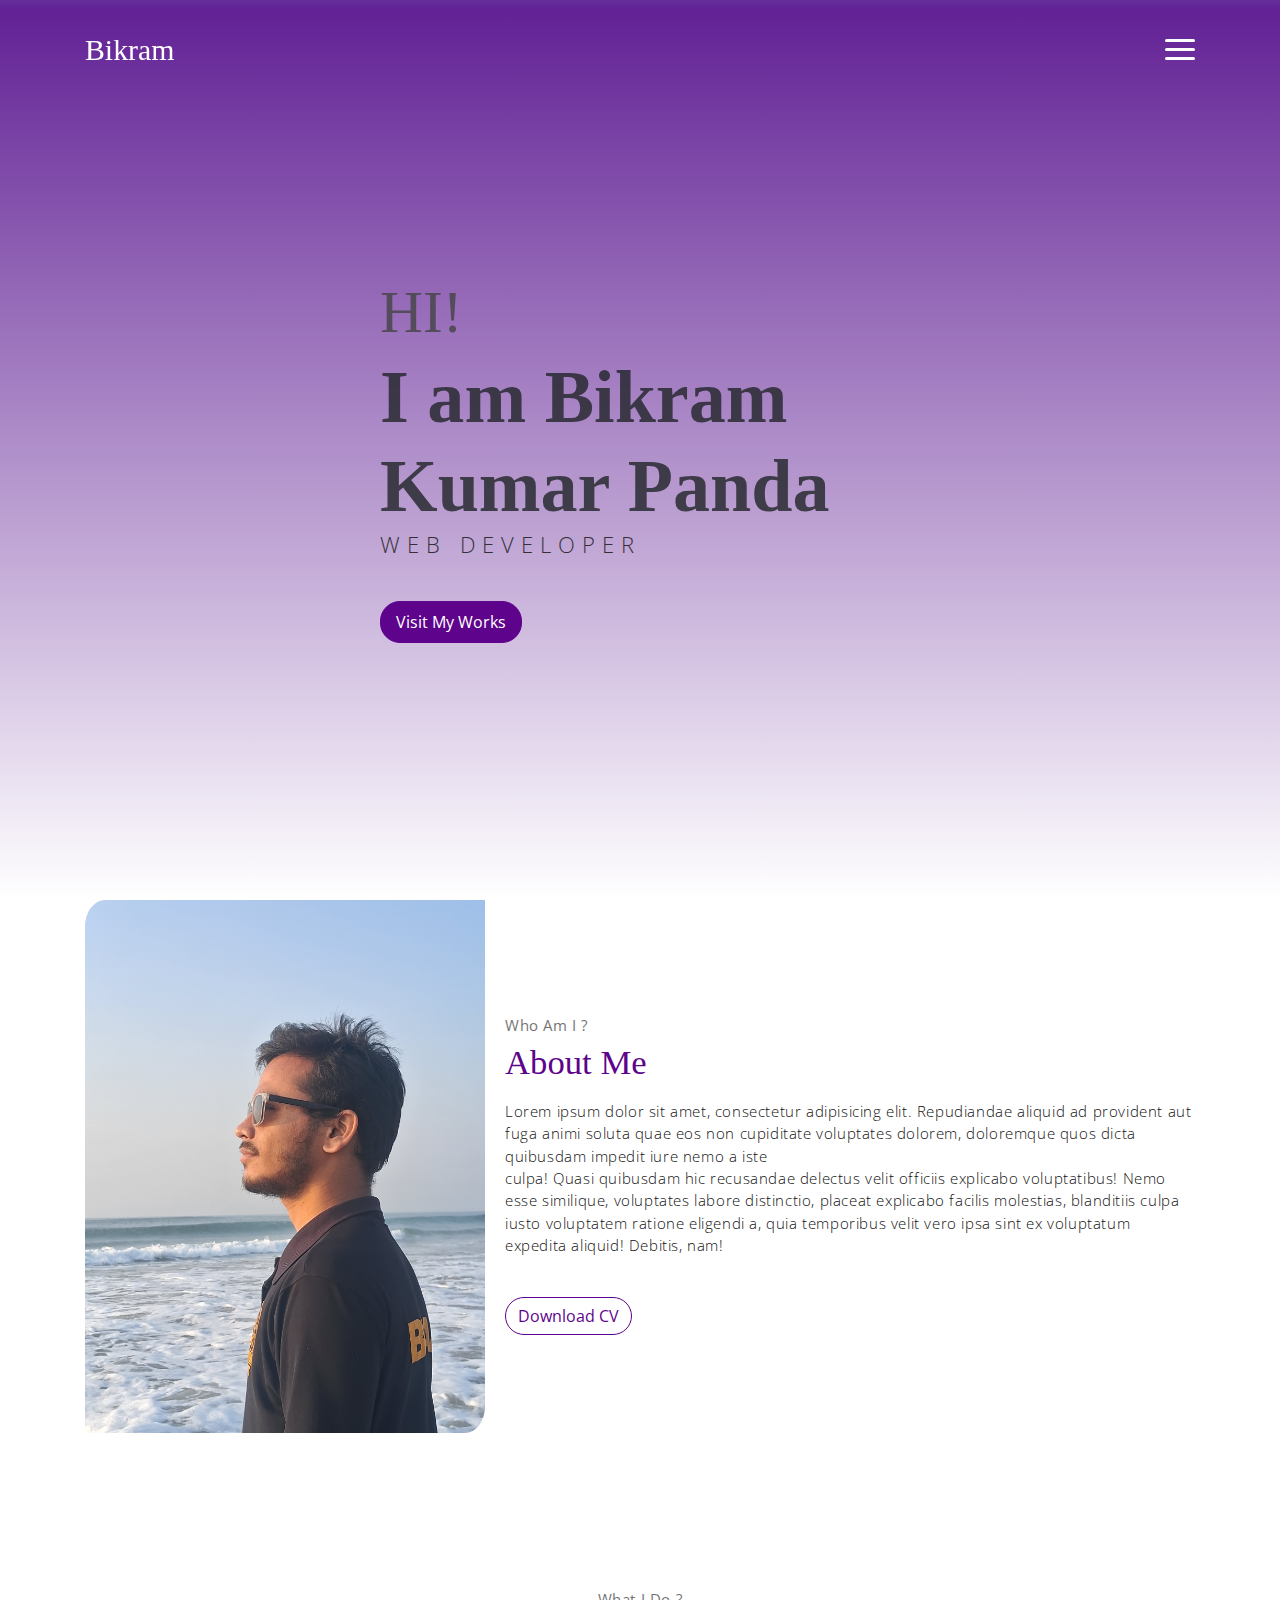
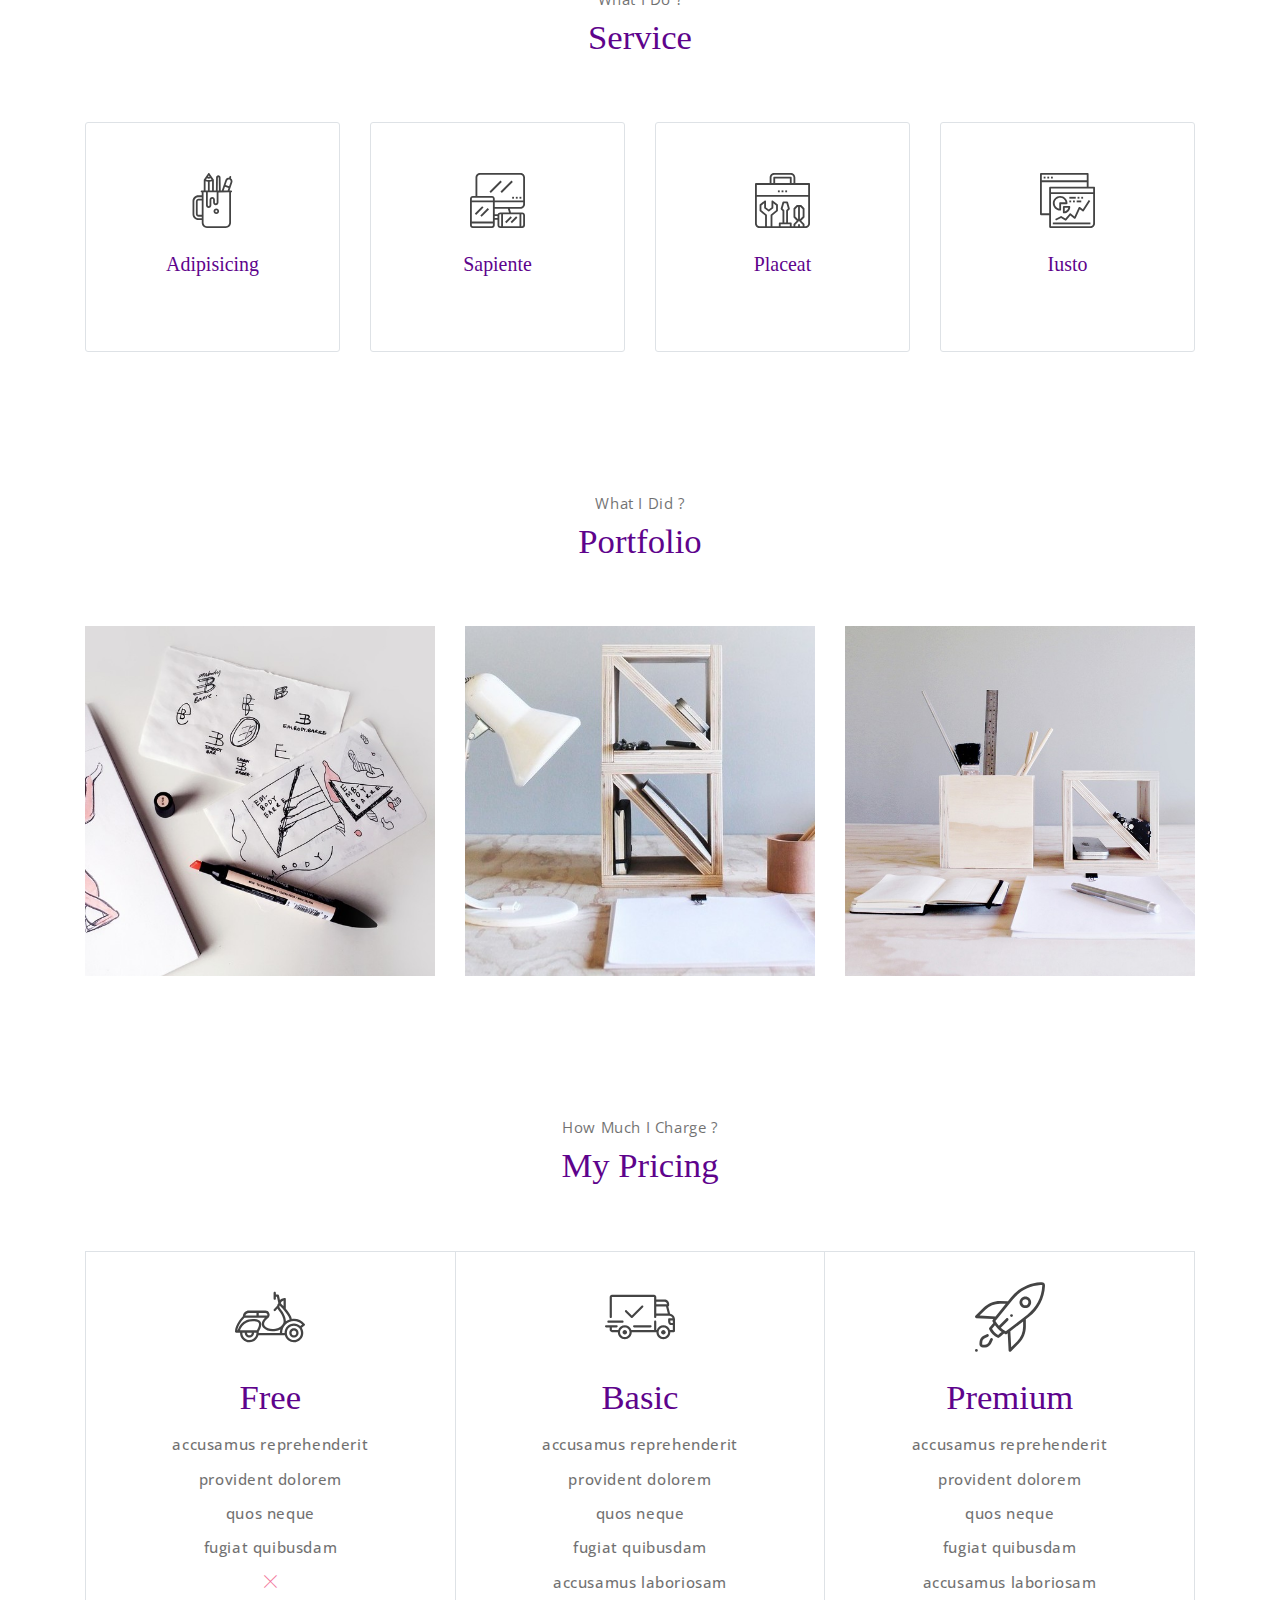
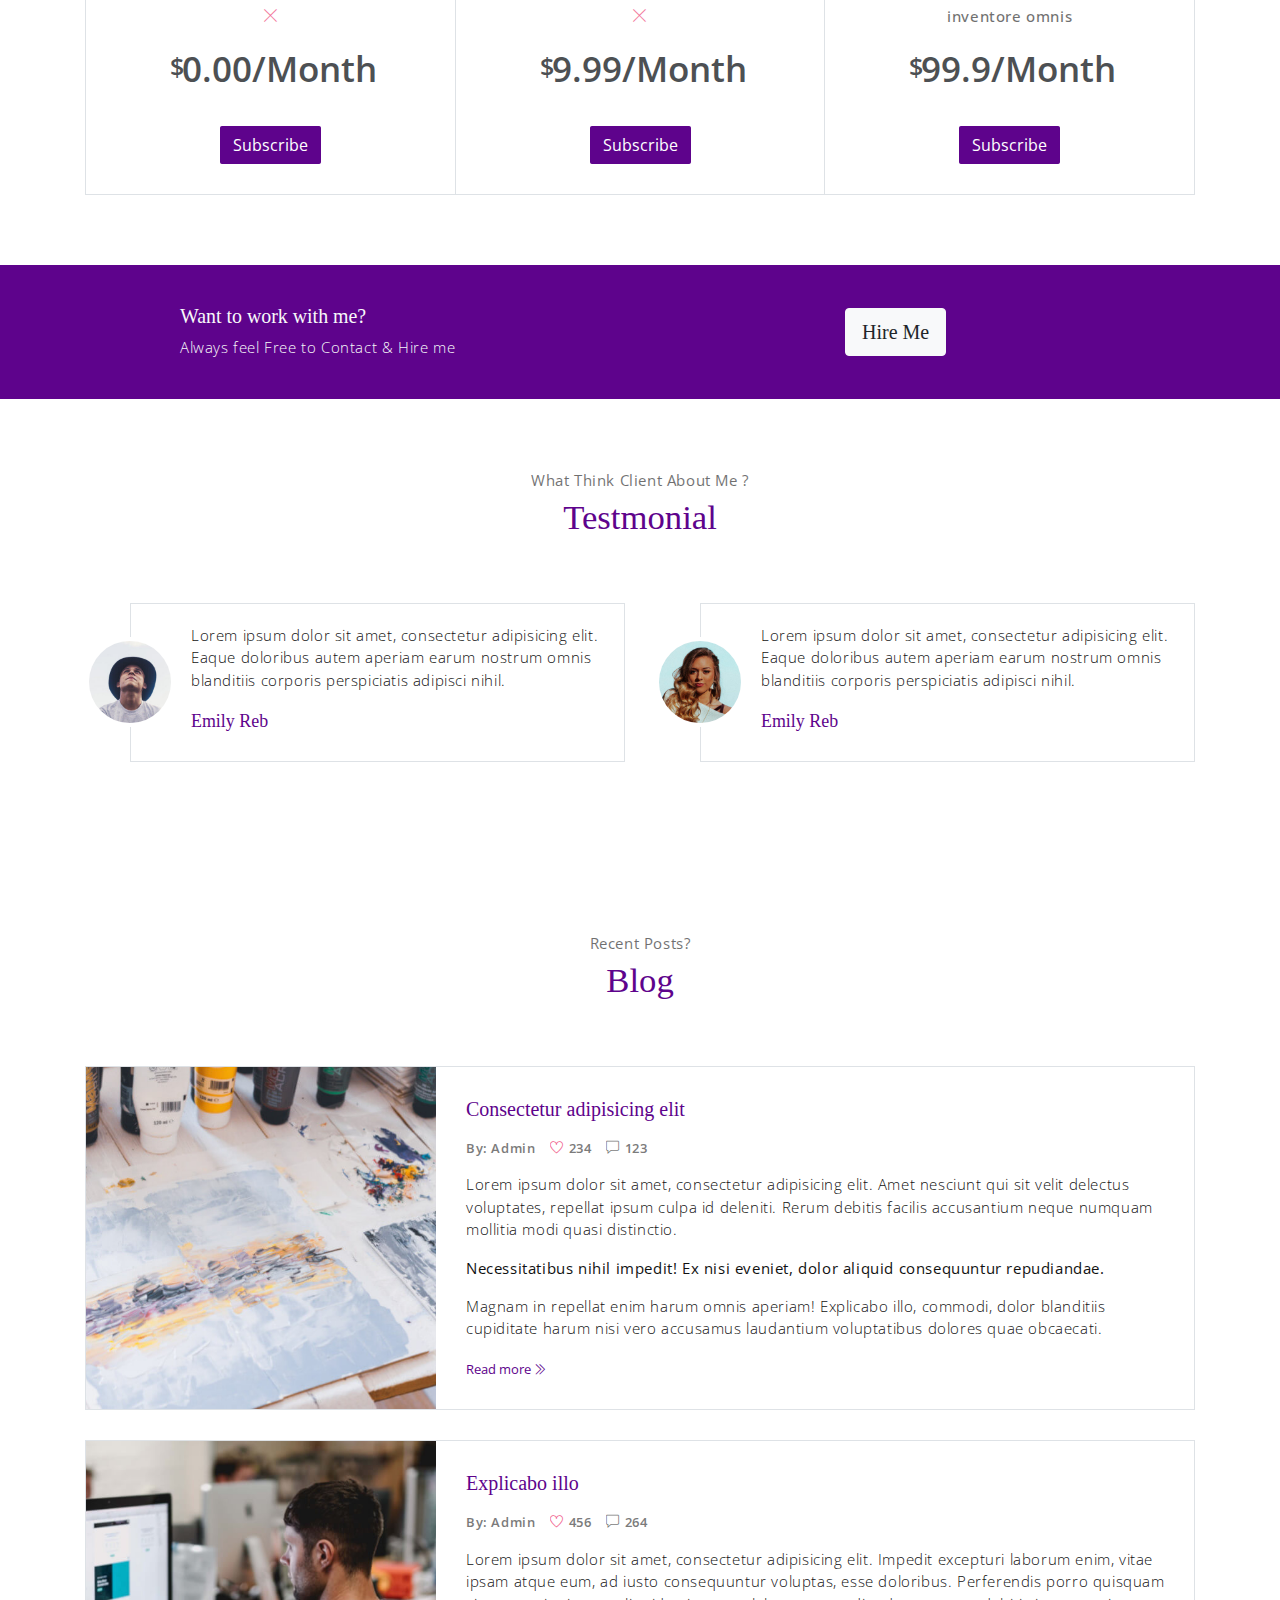
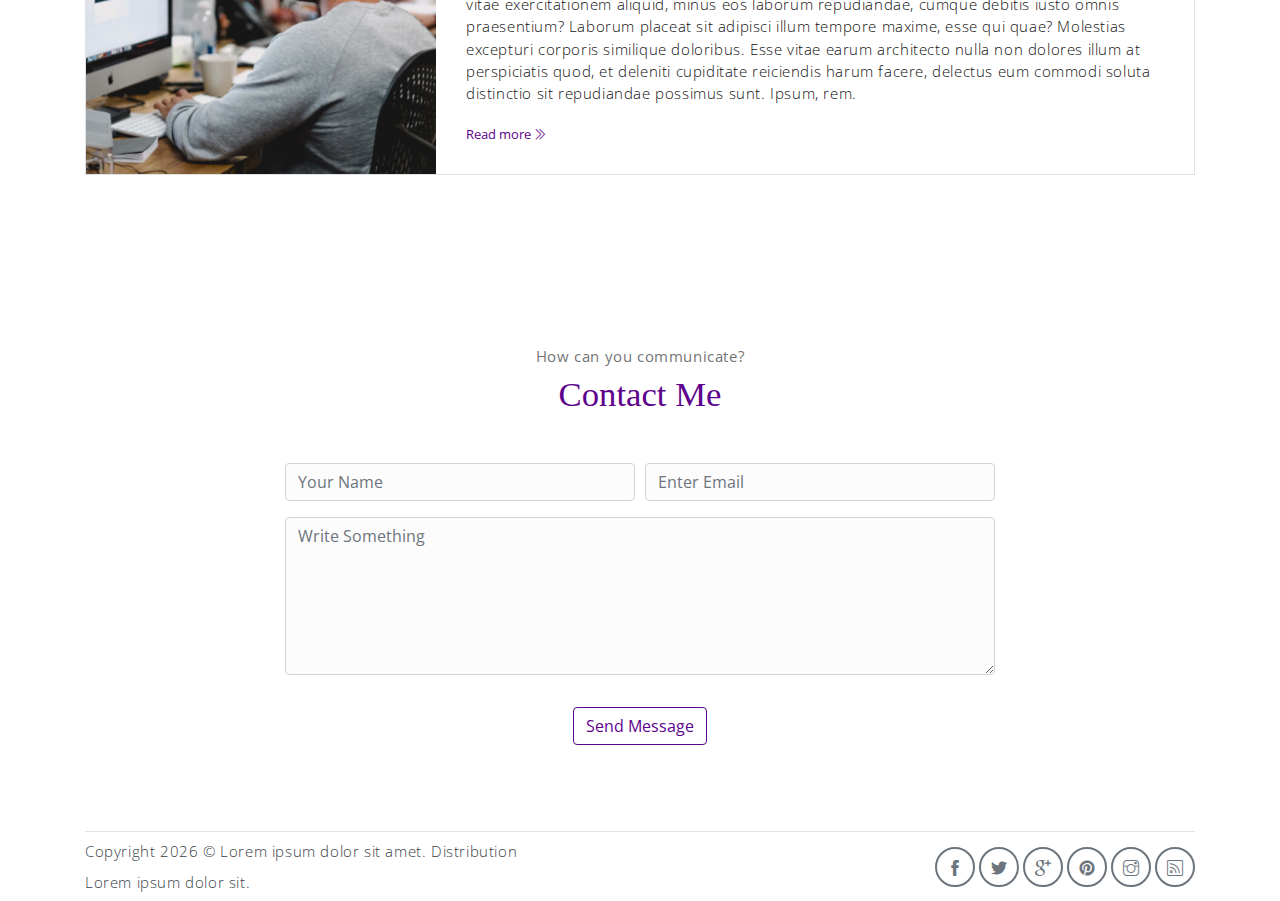
<file: index.html>
<!DOCTYPE html>
<html lang="en">

<head>
    <meta charset="utf-8">
    <meta name="viewport" content="width=device-width, initial-scale=1, shrink-to-fit=no">
    <meta name="description" content="Portfolio of Bikram.">
    <meta name="author" content="Portfolio of Bikram.">
    <title>Portfolio</title>
    <!-- font icons -->
    <link rel="stylesheet" href="assets/vendors/themify-icons/css/themify-icons.css">

    <link rel="stylesheet" href="assets/css/style.css">
</head>

<body data-spy="scroll" data-target=".navbar" data-offset="40" id="home">

    <!-- Page Navbar -->
    <nav class="custom-navbar" data-spy="affix" data-offset-top="20">
        <div class="container">
            <a class="logo" href="#">Bikram</a>
            <ul class="nav">
                <li class="item">
                    <a class="link" href="#home">Home</a>
                </li>
                <li class="item">
                    <a class="link" href="#about">About</a>
                </li>
                <li class="item">
                    <a class="link" href="#portfolio">Portfolio</a>
                </li>
                <li class="item">
                    <a class="link" href="#testmonial">Testmonial</a>
                </li>
                <li class="item">
                    <a class="link" href="#blog">Blog</a>
                </li>
                <li class="item">
                    <a class="link" href="#contact">Contact</a>
                </li>
                <li class="item ml-md-3">
                    <a href="components.html" class="btn btn-primary">Components</a>
                </li>
            </ul>
            <a href="javascript:void(0)" id="nav-toggle" class="hamburger hamburger--elastic">
                <div class="hamburger-box">
                    <div class="hamburger-inner"></div>
                </div>
            </a>
        </div>
    </nav><!-- End of Page Navbar -->

    <!-- page header -->
    <header id="home" class="header">
        <div class="overlay"></div>
        <div class="header-content container">
            <h1 class="header-title">
                <span class="up">HI!</span>
                <span class="down">I am Bikram Kumar Panda</span>
            </h1>
            <p class="header-subtitle">WEB DEVELOPER</p>

            <button class="btn btn-primary">Visit My Works</button>
        </div>
    </header><!-- end of page header -->

    <!-- about section -->
    <section class="section pt-0" id="about">
        <!-- container -->
        <div class="container text-center">
            <!-- about wrapper -->
            <div class="about">
                <div class="about-img-holder">
                    <img src="assets/imgs/image.jpg" class="about-img"
                        alt="">
                </div>
                <div class="about-caption">
                    <p class="section-subtitle">Who Am I ?</p>
                    <h2 class="section-title mb-3">About Me</h2>
                    <p>
                        Lorem ipsum dolor sit amet, consectetur adipisicing elit. Repudiandae aliquid ad provident aut
                        fuga animi soluta quae eos non cupiditate voluptates dolorem, doloremque quos dicta quibusdam
                        impedit iure nemo a iste
                        <br>culpa! Quasi quibusdam hic recusandae delectus velit officiis explicabo voluptatibus! Nemo
                        esse similique, voluptates labore distinctio, placeat explicabo facilis molestias, blanditiis
                        culpa iusto voluptatem ratione eligendi a, quia temporibus velit vero ipsa sint ex voluptatum
                        expedita aliquid! Debitis, nam!
                    </p>
                    <button class="btn-rounded btn btn-outline-primary mt-4">Download CV</button>
                </div>
            </div><!-- end of about wrapper -->
        </div><!-- end of container -->
    </section> <!-- end of about section -->

    <!-- service section -->
    <section class="section" id="service">
        <div class="container text-center">
            <p class="section-subtitle">What I Do ?</p>
            <h6 class="section-title mb-6">Service</h6>
            <!-- row -->
            <div class="row">
                <div class="col-md-6 col-lg-3">
                    <div class="service-card">
                        <div class="body">
                            <img src="assets/imgs/pencil-case.svg"
                                alt=""
                                class="icon">
                            <h6 class="title">Adipisicing</h6>
                            <p class="subtitle">Labore velit culpa adipisci excepturi consequuntur itaque in nam
                                molestias dolorem iste quod.</p>
                        </div>
                    </div>
                </div>
                <div class="col-md-6 col-lg-3">
                    <div class="service-card">
                        <div class="body">
                            <img src="assets/imgs/responsive.svg"
                                alt=""
                                class="icon">
                            <h6 class="title">Sapiente</h6>
                            <p class="subtitle">Labore velit culpa adipisci excepturi consequuntur itaque in nam
                                molestias dolorem iste quod.</p>
                        </div>
                    </div>
                </div>
                <div class="col-md-6 col-lg-3">
                    <div class="service-card">
                        <div class="body">
                            <img src="assets/imgs/toolbox.svg"
                                alt=""
                                class="icon">
                            <h6 class="title">Placeat</h6>
                            <p class="subtitle">Labore velit culpa adipisci excepturi consequuntur itaque in nam
                                molestias dolorem iste quod.</p>
                        </div>
                    </div>
                </div>
                <div class="col-md-6 col-lg-3">
                    <div class="service-card">
                        <div class="body">
                            <img src="assets/imgs/analytics.svg"
                                alt=" "
                                class="icon">
                            <h6 class="title">Iusto</h6>
                            <p class="subtitle">Labore velit culpa adipisci excepturi consequuntur itaque in nam
                                molestias dolorem iste quod.</p>
                        </div>
                    </div>
                </div>
            </div><!-- end of row -->
        </div>
    </section><!-- end of service section -->

    <!-- portfolio section -->
    <section class="section" id="portfolio">
        <div class="container text-center">
            <p class="section-subtitle">What I Did ?</p>
            <h6 class="section-title mb-6">Portfolio</h6>
            <!-- row -->
            <div class="row">
                <div class="col-md-4">
                    <a href="#" class="portfolio-card">
                        <img src="assets/imgs/folio-1.jpg" class="portfolio-card-img"
                            alt="">
                        <span class="portfolio-card-overlay">
                            <span class="portfolio-card-caption">
                                <h4>Web Designing</h5>
                                    <p class="font-weight-normal">Category: Web Templates</p>
                            </span>
                        </span>
                    </a>
                </div>
                <div class="col-md-4">
                    <a href="#" class="portfolio-card">
                        <img class="portfolio-card-img" src="assets/imgs/folio-2.jpg" class="img-responsive rounded"
                            alt="Download free bootstrap 4 landing page, free boootstrap 4 templates, Download free bootstrap 4.1 landing page, free boootstrap 4.1.1 templates, meyawo Landing page">
                        <span class="portfolio-card-overlay">
                            <span class="portfolio-card-caption">
                                <h4>Web Designing</h5>
                                    <p class="font-weight-normal">Category: Web Templates</p>
                            </span>
                        </span>
                    </a>
                </div>
                <div class="col-md-4">
                    <a href="#" class="portfolio-card">
                        <img class="portfolio-card-img" src="assets/imgs/folio-3.jpg" class="img-responsive rounded"
                            alt="Download free bootstrap 4 landing page, free boootstrap 4 templates, Download free bootstrap 4.1 landing page, free boootstrap 4.1.1 templates, meyawo Landing page">
                        <span class="portfolio-card-overlay">
                            <span class="portfolio-card-caption">
                                <h4>Web Designing</h5>
                                    <p class="font-weight-normal">Category: Web Templates</p>
                            </span>
                        </span>
                    </a>
                </div>
            </div><!-- end of row -->
        </div><!-- end of container -->
    </section> <!-- end of portfolio section -->

    <!-- pricing section -->
    <section class="section" id="pricing">
        <div class="container text-center">
            <p class="section-subtitle">How Much I Charge ?</p>
            <h6 class="section-title mb-6">My Pricing</h6>
            <!-- row -->
            <div class="pricing-wrapper">
                <div class="pricing-card">
                    <div class="pricing-card-header">
                        <img class="pricing-card-icon" src="assets/imgs/scooter.svg"
                            alt="Download free bootstrap 4 landing page, free boootstrap 4 templates, Download free bootstrap 4.1 landing page, free boootstrap 4.1.1 templates, meyawo Landing page">
                    </div>
                    <div class="pricing-card-body">
                        <h6 class="pricing-card-title">Free</h6>
                        <div class="pricing-card-list">
                            <p>accusamus reprehenderit</p>
                            <p>provident dolorem </p>
                            <p>quos neque</p>
                            <p>fugiat quibusdam</p>
                            <p><i class="ti-close"></i></p>
                            <p><i class="ti-close"></i></p>
                        </div>
                    </div>
                    <div class="pricing-card-footer">
                        <span>$</span>
                        <span>0.00/Month</span>
                    </div>
                    <a href="#" class="btn btn-primary mt-3 pricing-card-btn">Subscribe</a>
                </div>
                <div class="pricing-card">
                    <div class="pricing-card-header">
                        <img class="pricing-card-icon" src="assets/imgs/shipped.svg"
                            alt="Download free bootstrap 4 landing page, free boootstrap 4 templates, Download free bootstrap 4.1 landing page, free boootstrap 4.1.1 templates, meyawo Landing page">
                    </div>
                    <div class="pricing-card-body">
                        <h6 class="pricing-card-title">Basic</h6>
                        <div class="pricing-card-list">
                            <p>accusamus reprehenderit</p>
                            <p>provident dolorem </p>
                            <p>quos neque</p>
                            <p>fugiat quibusdam</p>
                            <p>accusamus laboriosam</p>
                            <p><i class="ti-close"></i></p>
                        </div>
                    </div>
                    <div class="pricing-card-footer">
                        <span>$</span>
                        <span>9.99/Month</span>
                    </div>
                    <a href="#" class="btn btn-primary mt-3 pricing-card-btn">Subscribe</a>
                </div>
                <div class="pricing-card">
                    <div class="pricing-card-header">
                        <img class="pricing-card-icon" src="assets/imgs/startup.svg"
                            alt="Download free bootstrap 4 landing page, free boootstrap 4 templates, Download free bootstrap 4.1 landing page, free boootstrap 4.1.1 templates, meyawo Landing page">
                    </div>
                    <div class="pricing-card-body">
                        <h6 class="pricing-card-title">Premium</h6>
                        <div class="pricing-card-list">
                            <p>accusamus reprehenderit</p>
                            <p>provident dolorem </p>
                            <p>quos neque</p>
                            <p>fugiat quibusdam</p>
                            <p>accusamus laboriosam</p>
                            <p>inventore omnis</p>
                        </div>
                    </div>
                    <div class="pricing-card-footer">
                        <span>$</span>
                        <span>99.9/Month</span>
                    </div>
                    <a href="#" class="btn btn-primary mt-3 pricing-card-btn">Subscribe</a>
                </div>

            </div><!-- end of pricing wrapper -->
        </div> <!-- end of container -->
    </section><!-- end of pricing section -->

    <!-- section -->
    <section class="section-sm bg-primary">
        <!-- container -->
        <div class="container text-center text-sm-left">
            <!-- row -->
            <div class="row align-items-center">
                <div class="col-sm offset-md-1 mb-4 mb-md-0">
                    <h6 class="title text-light">Want to work with me?</h6>
                    <p class="m-0 text-light">Always feel Free to Contact & Hire me</p>
                </div>
                <div class="col-sm offset-sm-2 offset-md-3">
                    <button class="btn btn-lg my-font btn-light rounded">Hire Me</button>
                </div>
            </div> <!-- end of row -->
        </div> <!-- end of container -->
    </section> <!-- end of section -->

    <!-- testimonial section -->
    <section class="section" id="testmonial">
        <div class="container text-center">
            <p class="section-subtitle">What Think Client About Me ?</p>
            <h6 class="section-title mb-6">Testmonial</h6>

            <!-- row -->
            <div class="row">
                <div class="col-md-6">
                    <div class="testimonial-card">
                        <div class="testimonial-card-img-holder">
                            <img src="assets/imgs/avatar2.jpg" class="testimonial-card-img"
                                alt="Download free bootstrap 4 landing page, free boootstrap 4 templates, Download free bootstrap 4.1 landing page, free boootstrap 4.1.1 templates, meyawo Landing page">
                        </div>
                        <div class="testimonial-card-body">
                            <p class="testimonial-card-subtitle">Lorem ipsum dolor sit amet, consectetur adipisicing
                                elit. Eaque doloribus autem aperiam earum nostrum omnis blanditiis corporis perspiciatis
                                adipisci nihil.</p>
                            <h6 class="testimonial-card-title">Emily Reb</h6>
                        </div>
                    </div>
                </div>
                <div class="col-md-6">
                    <div class="testimonial-card">
                        <div class="testimonial-card-img-holder">
                            <img src="assets/imgs/avatar3.jpg" class="testimonial-card-img"
                                alt="Download free bootstrap 4 landing page, free boootstrap 4 templates, Download free bootstrap 4.1 landing page, free boootstrap 4.1.1 templates, meyawo Landing page">
                        </div>
                        <div class="testimonial-card-body">
                            <p class="testimonial-card-subtitle">Lorem ipsum dolor sit amet, consectetur adipisicing
                                elit. Eaque doloribus autem aperiam earum nostrum omnis blanditiis corporis perspiciatis
                                adipisci nihil.</p>
                            <h6 class="testimonial-card-title">Emily Reb</h6>
                        </div>
                    </div>
                </div>
            </div>
        </div> <!-- end of container -->
    </section> <!-- end of testimonial section -->

    <!-- blog section -->
    <section class="section" id="blog">
        <!-- container -->
        <div class="container text-center">
            <p class="section-subtitle">Recent Posts?</p>
            <h6 class="section-title mb-6">Blog</h6>
            <!-- blog-wrapper -->
            <div class="blog-card">
                <div class="blog-card-header">
                    <img src="assets/imgs/img-1.jpg" class="blog-card-img"
                        alt="">
                </div>
                <div class="blog-card-body">
                    <h5 class="blog-card-title">Consectetur adipisicing elit</h6>

                        <p class="blog-card-caption">
                            <a href="#">By: Admin</a>
                            <a href="#"><i class="ti-heart text-danger"></i> 234</a>
                            <a href="#"><i class="ti-comment"></i> 123</a>
                        </p>
                        <p>Lorem ipsum dolor sit amet, consectetur adipisicing elit. Amet nesciunt qui sit velit
                            delectus voluptates, repellat ipsum culpa id deleniti. Rerum debitis facilis accusantium
                            neque numquam mollitia modi quasi distinctio.</p>

                        <p><b>Necessitatibus nihil impedit! Ex nisi eveniet, dolor aliquid consequuntur repudiandae.</b>
                        </p>
                        <p>Magnam in repellat enim harum omnis aperiam! Explicabo illo, commodi, dolor blanditiis
                            cupiditate harum nisi vero accusamus laudantium voluptatibus dolores quae obcaecati.</p>

                        <a href="#" class="blog-card-link">Read more <i class="ti-angle-double-right"></i></a>
                </div>
            </div><!-- end of blog wrapper -->

            <!-- blog-wrapper -->
            <div class="blog-card">
                <div class="blog-card-header">
                    <img src="assets/imgs/img-2.jpg" class="blog-card-img"
                        alt="">
                </div>
                <div class="blog-card-body">
                    <h5 class="blog-card-title">Explicabo illo</h6>

                        <p class="blog-card-caption">
                            <a href="#">By: Admin</a>
                            <a href="#"><i class="ti-heart text-danger"></i> 456</a>
                            <a href="#"><i class="ti-comment"></i> 264</a>
                        </p>

                        <p>Lorem ipsum dolor sit amet, consectetur adipisicing elit. Impedit excepturi laborum enim,
                            vitae ipsam atque eum, ad iusto consequuntur voluptas, esse doloribus. Perferendis porro
                            quisquam vitae exercitationem aliquid, minus eos laborum repudiandae, cumque debitis iusto
                            omnis praesentium? Laborum placeat sit adipisci illum tempore maxime, esse qui quae?
                            Molestias excepturi corporis similique doloribus. Esse vitae earum architecto nulla non
                            dolores illum at perspiciatis quod, et deleniti cupiditate reiciendis harum facere, delectus
                            eum commodi soluta distinctio sit repudiandae possimus sunt. Ipsum, rem.</p>

                        <a href="#" class="blog-card-link">Read more <i class="ti-angle-double-right"></i></a>
                </div>
            </div><!-- end of blog wrapper -->

        </div><!-- end of container -->
    </section><!-- end of blog section -->

    <!-- contact section -->
    <section class="section" id="contact">
        <div class="container text-center">
            <p class="section-subtitle">How can you communicate?</p>
            <h6 class="section-title mb-5">Contact Me</h6>
            <!-- contact form -->
            <form action="" class="contact-form col-md-10 col-lg-8 m-auto">
                <div class="form-row">
                    <div class="form-group col-sm-6">
                        <input type="text" size="50" class="form-control" placeholder="Your Name" required>
                    </div>
                    <div class="form-group col-sm-6">
                        <input type="email" class="form-control" placeholder="Enter Email" requried>
                    </div>
                    <div class="form-group col-sm-12">
                        <textarea name="comment" id="comment" rows="6" class="form-control"
                            placeholder="Write Something"></textarea>
                    </div>
                    <div class="form-group col-sm-12 mt-3">
                        <input type="submit" value="Send Message" class="btn btn-outline-primary rounded">
                    </div>
                </div>
            </form><!-- end of contact form -->
        </div><!-- end of container -->
    </section><!-- end of contact section -->

    <!-- footer -->
    <div class="container">
        <footer class="footer">
            <p class="mb-0">Copyright
                <script>document.write(new Date().getFullYear())</script> &copy; <a
                    href="#">Lorem ipsum dolor sit amet.</a> Distribution <a
                    href="#">Lorem ipsum dolor sit.</a>
            </p>
            <div class="social-links text-right m-auto ml-sm-auto">
                <a href="javascript:void(0)" class="link"><i class="ti-facebook"></i></a>
                <a href="javascript:void(0)" class="link"><i class="ti-twitter-alt"></i></a>
                <a href="javascript:void(0)" class="link"><i class="ti-google"></i></a>
                <a href="javascript:void(0)" class="link"><i class="ti-pinterest-alt"></i></a>
                <a href="javascript:void(0)" class="link"><i class="ti-instagram"></i></a>
                <a href="javascript:void(0)" class="link"><i class="ti-rss"></i></a>
            </div>
        </footer>
    </div> <!-- end of page footer -->

    <!-- core  -->
    <script src="assets/vendors/jquery/jquery-3.4.1.js"></script>
    <script src="assets/vendors/bootstrap/bootstrap.bundle.js"></script>

    <!-- bootstrap 3 affix -->
    <script src="assets/vendors/bootstrap/bootstrap.affix.js"></script>

    <!-- Meyawo js -->
    <script src="assets/js/javascripts.js"></script>

</body>

</html>
</file>
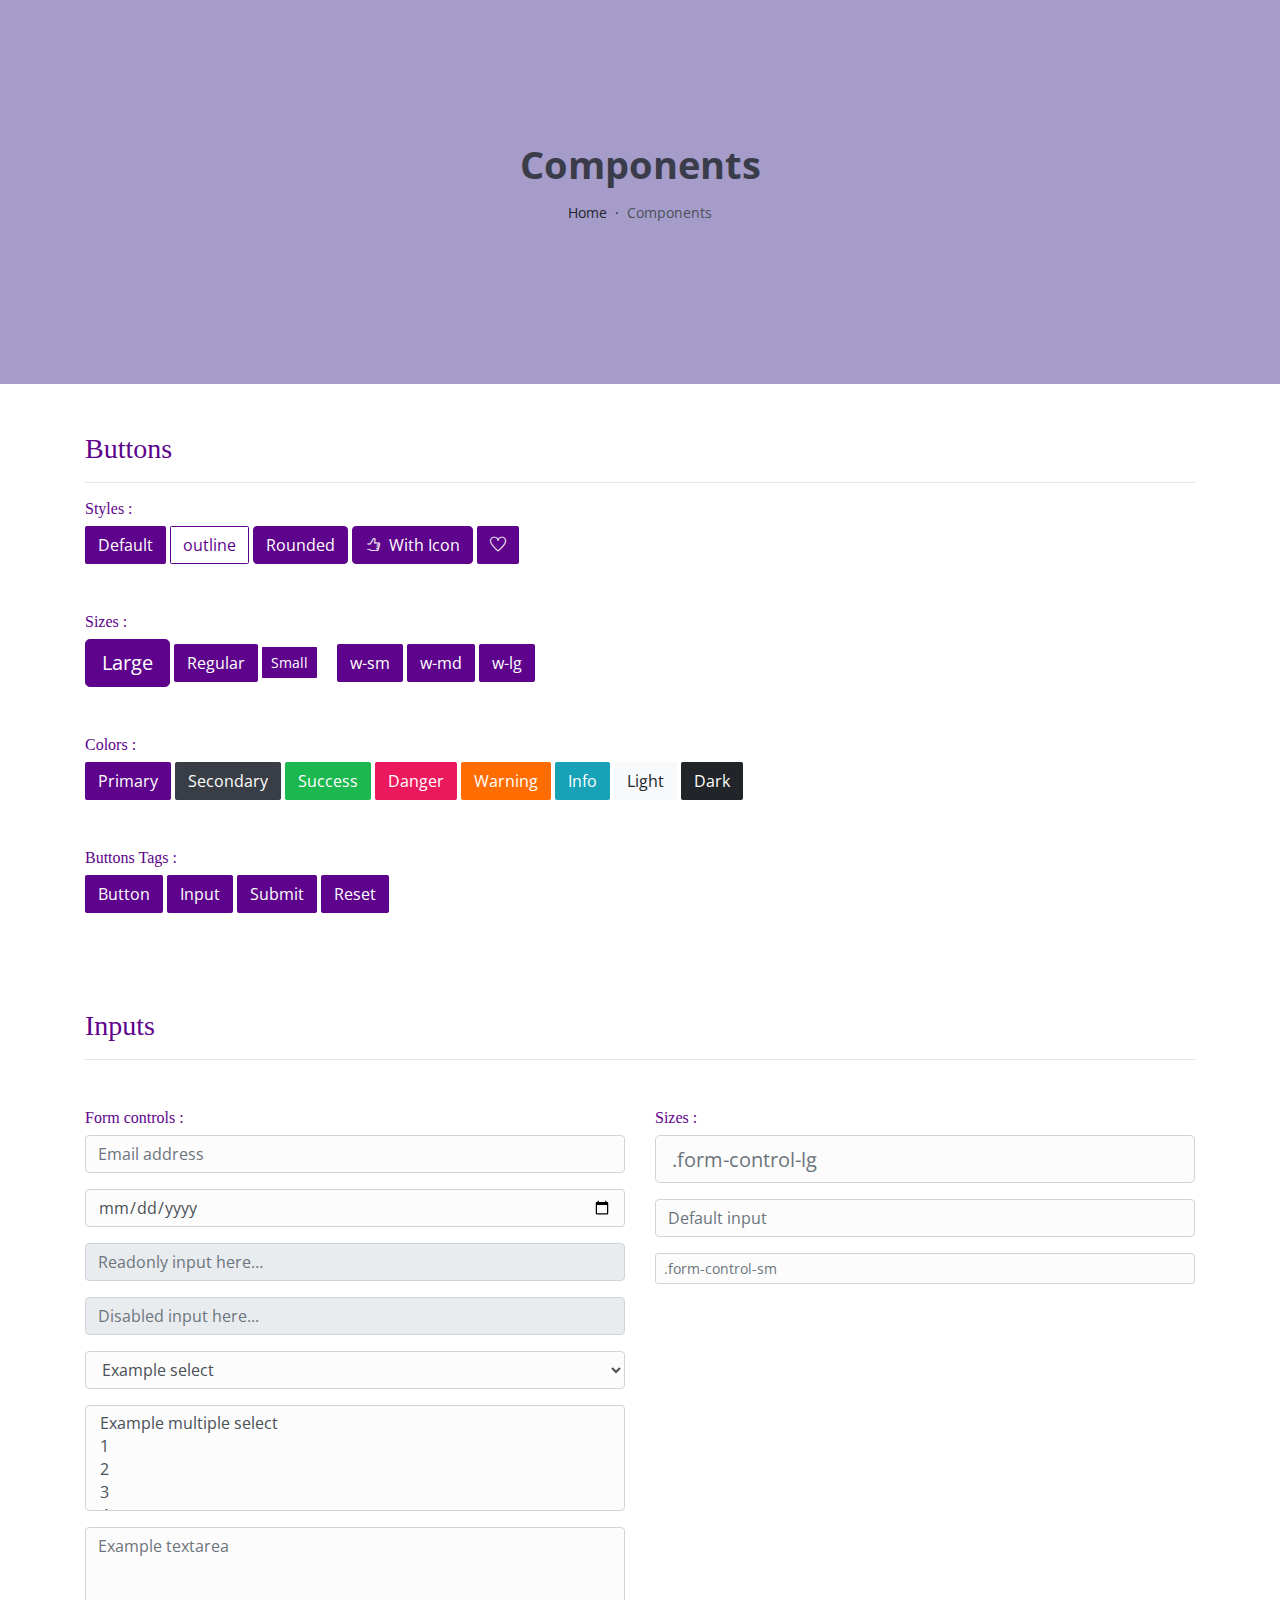
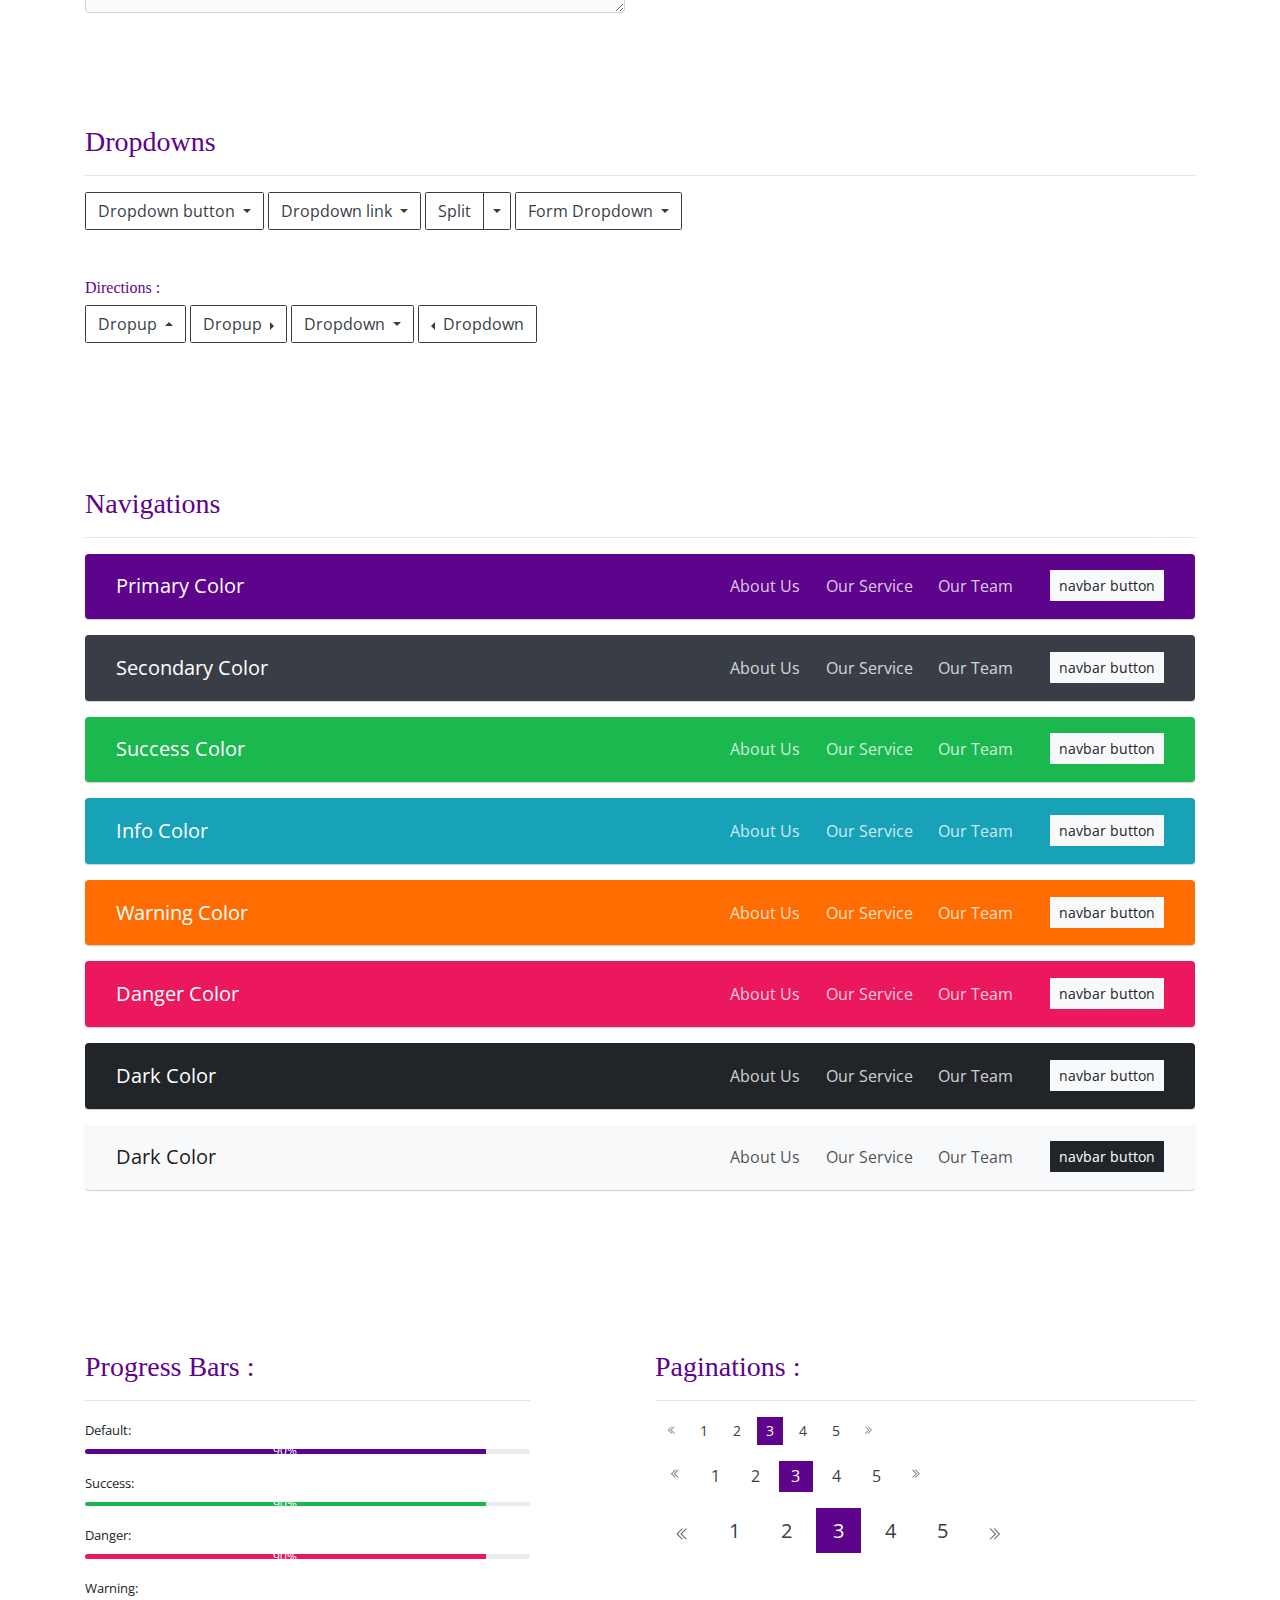
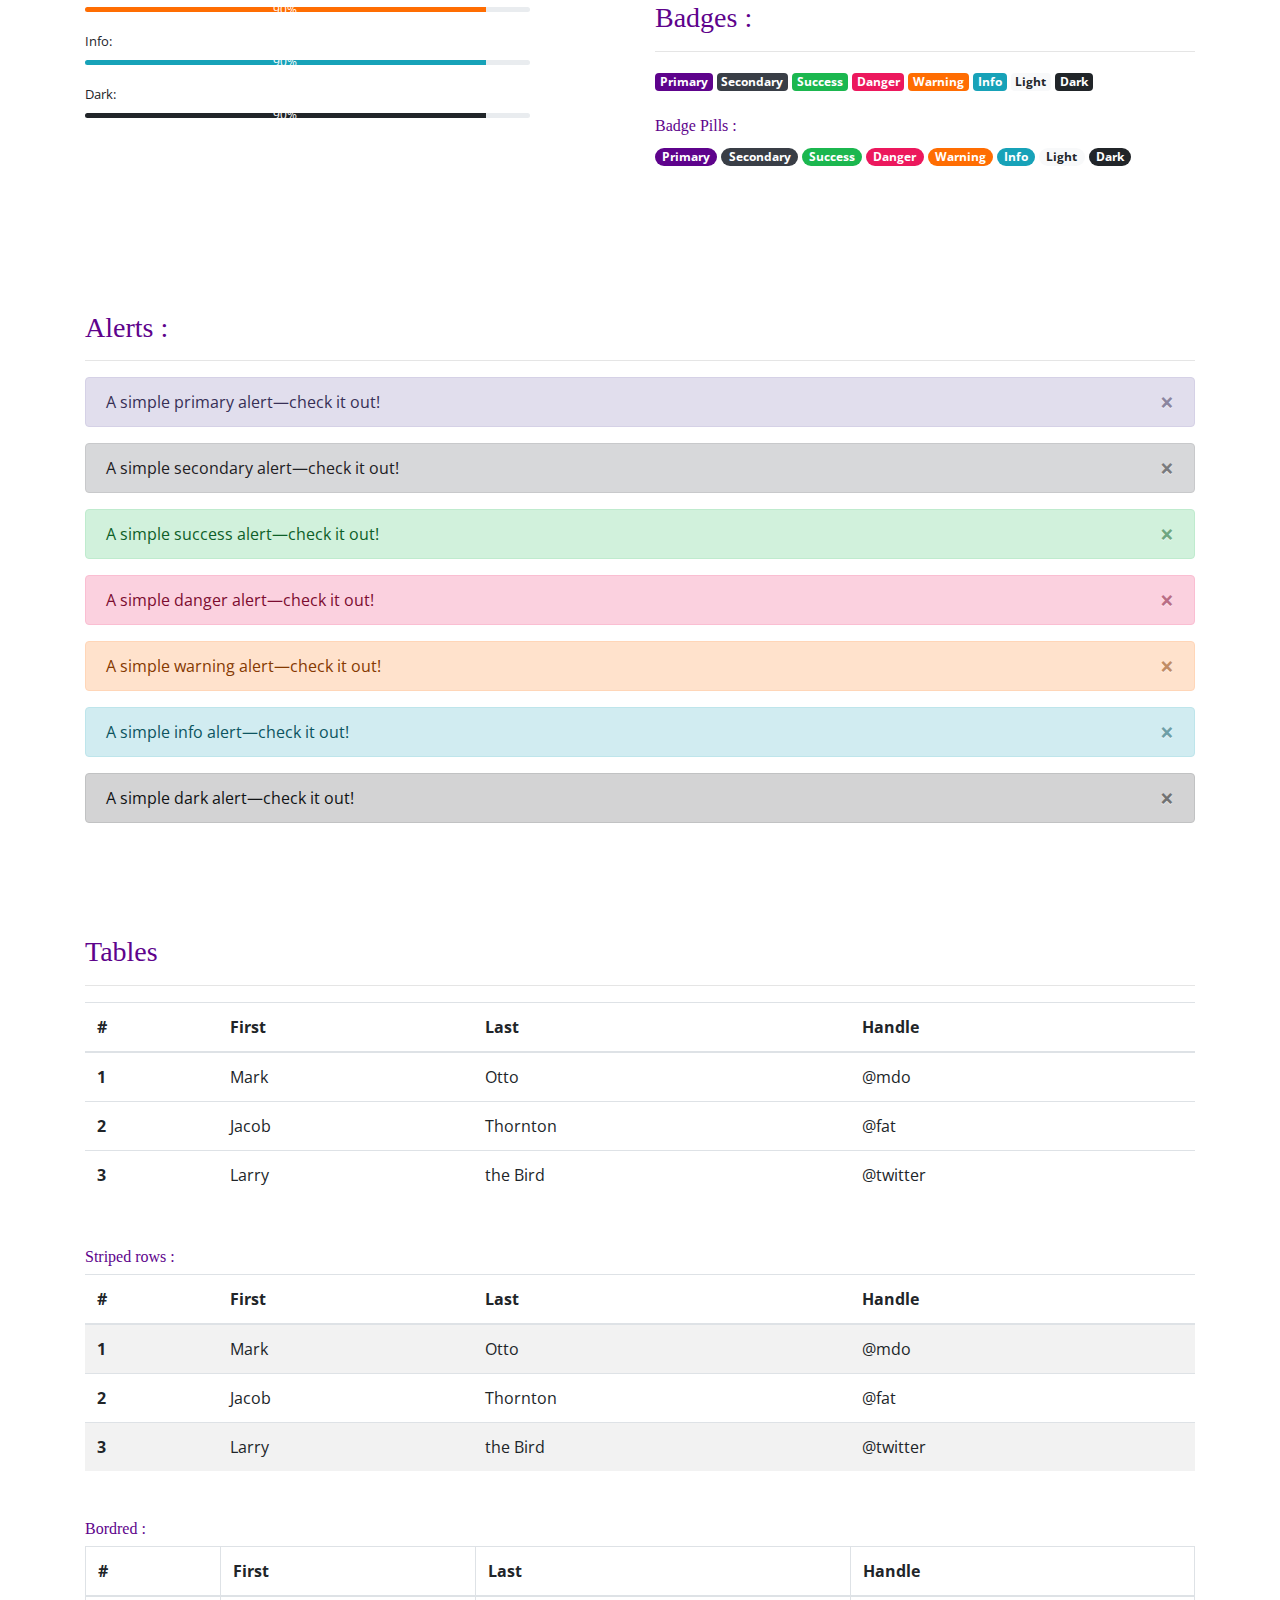
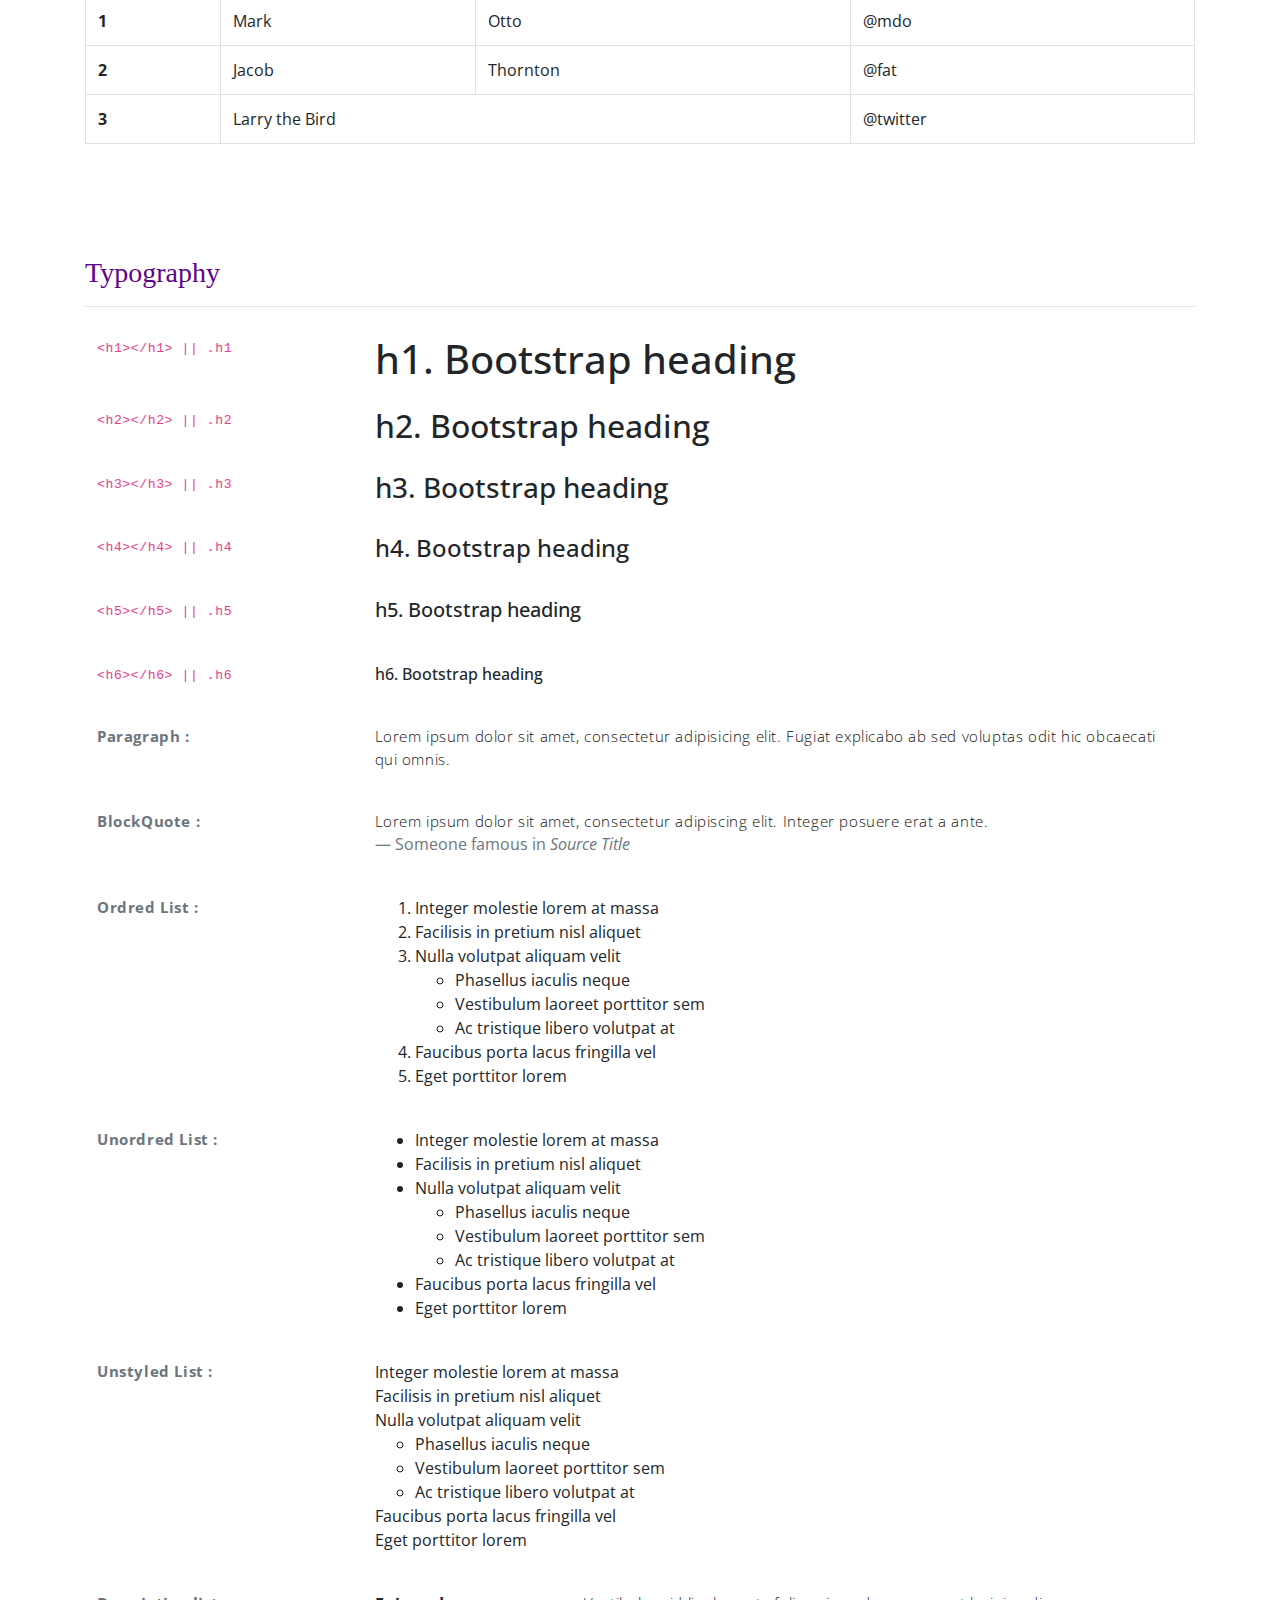
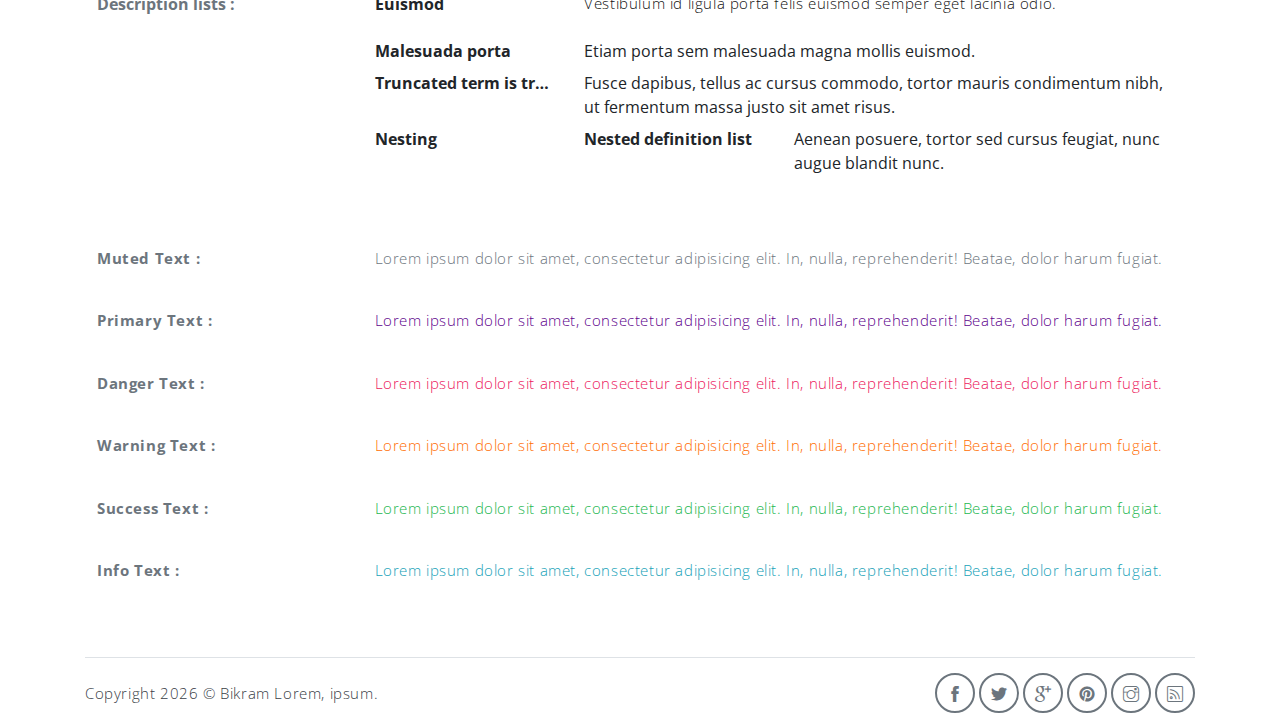
<file: components.html>
<!DOCTYPE html>
<html lang="en">

<head>
   <meta charset="utf-8">
   <meta name="viewport" content="width=device-width, initial-scale=1, shrink-to-fit=no">
   <meta name="description" content="Start your development with Meyawo landing page.">
   <meta name="author" content="Devcrud">
   <title>Meyawo Landing page | Components</title>
   <!-- font icons -->
   <link rel="stylesheet" href="assets/vendors/themify-icons/css/themify-icons.css">
   <!-- Bootstrap + Steller  -->
   <link rel="stylesheet" href="assets/css/style.css">
</head>

<body>

   <!-- Page Header -->
   <header class="header header-mini">
      <div class="header-title">Components</div>
      <nav aria-label="breadcrumb">
         <ol class="breadcrumb">
            <li class="breadcrumb-item"><a href="/">Home</a></li>
            <li class="breadcrumb-item active" aria-current="page">Components</li>
         </ol>
      </nav>
   </header> <!-- End Of Page Header -->

   <!-- main content -->
   <div class="container">

      <!-- Buttons -->
      <h3 class="mt-5">Buttons</h3>
      <hr>
      <h6 class="section-secondary-title">Styles :</h6>
      <button class="btn btn-primary">Default</button>
      <button class="btn btn-outline-primary">outline</button>
      <button class="btn btn-primary rounded">Rounded</button>
      <button class="btn btn-primary rounded"><i class="ti-thumb-up pr-1"></i> With Icon</button>
      <button class="btn btn-primary circle"><i class="ti-heart"></i></button>

      <h6 class="section-secondary-title mt-5">Sizes :</h6>
      <button class="btn btn-primary btn-lg">Large</button>
      <button class="btn btn-primary ">Regular</button>
      <button class="btn btn-primary btn-sm">Small</button>
      <button class="btn btn-primary w-sm ml-3">w-sm</button>
      <button class="btn btn-primary w-md">w-md</button>
      <button class="btn btn-primary w-lg">w-lg</button>

      <h6 class="section-secondary-title mt-5">Colors :</h6>
      <button type="button" class="btn btn-primary">Primary</button>
      <button type="button" class="btn btn-secondary">Secondary</button>
      <button type="button" class="btn btn-success">Success</button>
      <button type="button" class="btn btn-danger">Danger</button>
      <button type="button" class="btn btn-warning">Warning</button>
      <button type="button" class="btn btn-info">Info</button>
      <button type="button" class="btn btn-light">Light</button>
      <button type="button" class="btn btn-dark">Dark</button>

      <h6 class="section-secondary-title mt-5">Buttons Tags :</h6>
      <button class="btn btn-primary" type="submit">Button</button>
      <input class="btn btn-primary" type="button" value="Input">
      <input class="btn btn-primary" type="submit" value="Submit">
      <input class="btn btn-primary" type="reset" value="Reset">

      <!-- devider -->
      <div class="py-5"></div>

      <!-- Inputs -->
      <h3>Inputs</h3>
      <hr>
      <div class="row mt-5">
         <div class="col-md-6">
            <h6 class="section-secondary-title">Form controls :</h6>
            <div class="form-group">
               <input type="email" class="form-control" id="exampleFormControlInput1" placeholder="Email address">
            </div>
            <div class="form-group">
               <input type="date" class="form-control" id="exampleFormControlInput1" placeholder="Date">
            </div>
            <div class="form-group">
               <input class="form-control" type="text" placeholder="Readonly input here…" readonly>
            </div>
            <div class="form-group">
               <input class="form-control" id="disabledInput" type="text" placeholder="Disabled input here..." disabled>
            </div>
            <div class="form-group">
               <select class="form-control" id="exampleFormControlSelect1">
                  <option>Example select</option>
                  <option>1</option>
                  <option>2</option>
                  <option>3</option>
                  <option>4</option>
                  <option>5</option>
               </select>
            </div>
            <div class="form-group">
               <select multiple class="form-control" id="exampleFormControlSelect2">
                  <option>Example multiple select</option>
                  <option>1</option>
                  <option>2</option>
                  <option>3</option>
                  <option>4</option>
                  <option>5</option>
               </select>
            </div>
            <div class="form-group">
               <textarea class="form-control" id="exampleFormControlTextarea1" rows="3"
                  placeholder="Example textarea"></textarea>
            </div>
         </div>
         <div class="col-md-6">
            <h6 class="section-secondary-title">Sizes :</h6>
            <div class="form-group">
               <input class="form-control form-control-lg" type="text" placeholder=".form-control-lg">
            </div>
            <div class="form-group">
               <input class="form-control" type="text" placeholder="Default input">
            </div>
            <div class="form-group">
               <input class="form-control form-control-sm" type="text" placeholder=".form-control-sm">
            </div>
         </div>
      </div> <!-- end of inputs -->

      <!-- devider -->
      <div class="py-5"></div>

      <!-- Dropdowns -->
      <h3 class="components-section-title font-weight-normal">Dropdowns</h3>
      <hr>
      <div class="dropdown d-inline-block">
         <button class="btn btn-outline-secondary dropdown-toggle" type="button" id="dropdownMenuButton"
            data-toggle="dropdown" aria-haspopup="true" aria-expanded="false">
            Dropdown button
         </button>
         <div class="dropdown-menu" aria-labelledby="dropdownMenuButton">
            <a class="dropdown-item" href="#">Action</a>
            <a class="dropdown-item" href="#">Another action</a>
            <a class="dropdown-item" href="#">Something else here</a>
         </div>
      </div>
      <div class="dropdown d-inline-block">
         <a class="btn btn-outline-secondary dropdown-toggle" href="#" role="button" id="dropdownMenuLink"
            data-toggle="dropdown" aria-haspopup="true" aria-expanded="false">
            Dropdown link
         </a>
         <div class="dropdown-menu" aria-labelledby="dropdownMenuLink">
            <a class="dropdown-item" href="#">Action</a>
            <a class="dropdown-item" href="#">Another action</a>
            <a class="dropdown-item" href="#">Something else here</a>
         </div>
      </div>
      <div class="btn-group">
         <button type="button" class="btn btn-outline-secondary">Split</button>
         <button type="button" class="btn btn-outline-secondary dropdown-toggle dropdown-toggle-split"
            data-toggle="dropdown" aria-haspopup="true" aria-expanded="false">
            <span class="sr-only">Toggle Dropdown</span>
         </button>
         <div class="dropdown-menu">
            <a class="dropdown-item" href="#">Action</a>
            <a class="dropdown-item" href="#">Another action</a>
            <a class="dropdown-item" href="#">Something else here</a>
            <div class="dropdown-divider"></div>
            <a class="dropdown-item" href="#">Separated link</a>
         </div>
      </div>
      <div class="btn-group">
         <button class="btn btn-outline-secondary dropdown-toggle" type="button" id="dropdownMenuButton"
            data-toggle="dropdown" aria-haspopup="true" aria-expanded="false">
            Form Dropdown
         </button>
         <div class="dropdown-menu form">
            <form class="px-4 py-3">
               <div class="form-group">
                  <input type="email" class="form-control" id="exampleDropdownFormEmail1"
                     placeholder="email@example.com">
               </div>
               <div class="form-group">
                  <input type="password" class="form-control" id="exampleDropdownFormPassword1" placeholder="Password">
               </div>
               <div class="form-check mb-3">
                  <input type="checkbox" class="form-check-input" id="dropdownCheck">
                  <label class="form-check-label" for="dropdownCheck">
                     Remember me
                  </label>
               </div>
               <button type="submit" class="btn btn-primary btn-block">Sign in</button>
            </form>
            <div class="dropdown-divider"></div>
            <a class="dropdown-item" href="#"><small>New around here? Sign up</small></a>
            <a class="dropdown-item" href="#"><small>Forgot password?</small></a>
         </div>
      </div>
      <h6 class="section-secondary-title mt-5">Directions :</h6>
      <div class="btn-group dropup">
         <button type="button" class="btn btn-outline-secondary dropdown-toggle" data-toggle="dropdown"
            aria-haspopup="true" aria-expanded="false">
            Dropup
         </button>
         <div class="dropdown-menu">
            <a class="dropdown-item" href="#">Action</a>
            <a class="dropdown-item" href="#">Another action</a>
            <a class="dropdown-item" href="#">Something else here</a>
            <div class="dropdown-divider"></div>
            <a class="dropdown-item" href="#">Separated link</a>
         </div>
      </div>
      <div class="btn-group dropright">
         <button type="button" class="btn btn-outline-secondary dropdown-toggle" data-toggle="dropdown"
            aria-haspopup="true" aria-expanded="false">
            Dropup
         </button>
         <div class="dropdown-menu">
            <a class="dropdown-item" href="#">Action</a>
            <a class="dropdown-item" href="#">Another action</a>
            <a class="dropdown-item" href="#">Something else here</a>
            <div class="dropdown-divider"></div>
            <a class="dropdown-item" href="#">Separated link</a>
         </div>
      </div>
      <div class="btn-group">
         <button type="button" class="btn btn-outline-secondary dropdown-toggle" data-toggle="dropdown"
            aria-haspopup="true" aria-expanded="false">
            Dropdown
         </button>
         <div class="dropdown-menu">
            <a class="dropdown-item" href="#">Action</a>
            <a class="dropdown-item" href="#">Another action</a>
            <a class="dropdown-item" href="#">Something else here</a>
            <div class="dropdown-divider"></div>
            <a class="dropdown-item" href="#">Separated link</a>
         </div>
      </div>
      <div class="btn-group dropleft">
         <button type="button" class="btn btn-outline-secondary dropdown-toggle" data-toggle="dropdown"
            aria-haspopup="true" aria-expanded="false">
            Dropdown
         </button>
         <div class="dropdown-menu">
            <a class="dropdown-item" href="#">Action</a>
            <a class="dropdown-item" href="#">Another action</a>
            <a class="dropdown-item" href="#">Something else here</a>
            <div class="dropdown-divider"></div>
            <a class="dropdown-item" href="#">Separated link</a>
         </div>
      </div> <!-- end of Dropdowns -->

      <!-- devider -->
      <div class="py-5"></div>

      <!-- navbars -->
      <h3 class="components-section-title font-weight-normal mt-5">Navigations</h3>
      <hr>
      <nav class="navbar navbar-expand-sm navbar-dark bg-primary rounded shadow mb-3">
         <div class="container">
            <a class="navbar-brand" href="#">Primary Color</a>
            <button class="navbar-toggler ml-auto" type="button" data-toggle="collapse"
               data-target="#navbarSupportedContent" aria-controls="navbarSupportedContent" aria-expanded="false"
               aria-label="Toggle navigation">
               <span class="navbar-toggler-icon"></span>
            </button>
            <div class="collapse navbar-collapse" id="navbarSupportedContent">
               <ul class="navbar-nav ml-auto">
                  <li class="nav-item">
                     <a class="nav-link" href="#about">About Us</a>
                  </li>
                  <li class="nav-item">
                     <a class="nav-link" href="#service">Our Service</a>
                  </li>
                  <li class="nav-item">
                     <a class="nav-link" href="#team">Our Team</a>
                  </li>
                  <li class="nav-item">
                     <a href="#book-table" class="ml-4 mt-1 btn btn-light btn-sm">navbar button</a>
                  </li>
               </ul>
            </div>
         </div>
      </nav>
      <nav class="navbar navbar-expand-sm navbar-dark bg-secondary rounded shadow mb-3">
         <div class="container">
            <a class="navbar-brand" href="#">Secondary Color</a>
            <button class="navbar-toggler ml-auto" type="button" data-toggle="collapse"
               data-target="#navbarSupportedContent" aria-controls="navbarSupportedContent" aria-expanded="false"
               aria-label="Toggle navigation">
               <span class="navbar-toggler-icon"></span>
            </button>
            <div class="collapse navbar-collapse" id="navbarSupportedContent">
               <ul class="navbar-nav ml-auto">
                  <li class="nav-item">
                     <a class="nav-link" href="#about">About Us</a>
                  </li>
                  <li class="nav-item">
                     <a class="nav-link" href="#service">Our Service</a>
                  </li>
                  <li class="nav-item">
                     <a class="nav-link" href="#team">Our Team</a>
                  </li>
                  <li class="nav-item">
                     <a href="#book-table" class="ml-4 mt-1 btn btn-light btn-sm">navbar button</a>
                  </li>
               </ul>
            </div>
         </div>
      </nav>
      <nav class="navbar navbar-expand-sm navbar-dark bg-success rounded shadow mb-3">
         <div class="container">
            <a class="navbar-brand" href="#">Success Color</a>
            <button class="navbar-toggler ml-auto" type="button" data-toggle="collapse"
               data-target="#navbarSupportedContent" aria-controls="navbarSupportedContent" aria-expanded="false"
               aria-label="Toggle navigation">
               <span class="navbar-toggler-icon"></span>
            </button>
            <div class="collapse navbar-collapse" id="navbarSupportedContent">
               <ul class="navbar-nav ml-auto">
                  <li class="nav-item">
                     <a class="nav-link" href="#about">About Us</a>
                  </li>
                  <li class="nav-item">
                     <a class="nav-link" href="#service">Our Service</a>
                  </li>
                  <li class="nav-item">
                     <a class="nav-link" href="#team">Our Team</a>
                  </li>
                  <li class="nav-item">
                     <a href="#book-table" class="ml-4 mt-1 btn btn-light btn-sm">navbar button</a>
                  </li>
               </ul>
            </div>
         </div>
      </nav>
      <nav class="navbar navbar-expand-sm navbar-dark bg-info rounded shadow mb-3">
         <div class="container">
            <a class="navbar-brand" href="#">Info Color</a>
            <button class="navbar-toggler ml-auto" type="button" data-toggle="collapse"
               data-target="#navbarSupportedContent" aria-controls="navbarSupportedContent" aria-expanded="false"
               aria-label="Toggle navigation">
               <span class="navbar-toggler-icon"></span>
            </button>
            <div class="collapse navbar-collapse" id="navbarSupportedContent">
               <ul class="navbar-nav ml-auto">
                  <li class="nav-item">
                     <a class="nav-link" href="#about">About Us</a>
                  </li>
                  <li class="nav-item">
                     <a class="nav-link" href="#service">Our Service</a>
                  </li>
                  <li class="nav-item">
                     <a class="nav-link" href="#team">Our Team</a>
                  </li>
                  <li class="nav-item">
                     <a href="#book-table" class="ml-4 mt-1 btn btn-light btn-sm">navbar button</a>
                  </li>
               </ul>
            </div>
         </div>
      </nav>
      <nav class="navbar navbar-expand-sm navbar-dark bg-warning rounded shadow mb-3">
         <div class="container">
            <a class="navbar-brand" href="#">Warning Color</a>
            <button class="navbar-toggler ml-auto" type="button" data-toggle="collapse"
               data-target="#navbarSupportedContent" aria-controls="navbarSupportedContent" aria-expanded="false"
               aria-label="Toggle navigation">
               <span class="navbar-toggler-icon"></span>
            </button>
            <div class="collapse navbar-collapse" id="navbarSupportedContent">
               <ul class="navbar-nav ml-auto">
                  <li class="nav-item">
                     <a class="nav-link" href="#about">About Us</a>
                  </li>
                  <li class="nav-item">
                     <a class="nav-link" href="#service">Our Service</a>
                  </li>
                  <li class="nav-item">
                     <a class="nav-link" href="#team">Our Team</a>
                  </li>
                  <li class="nav-item">
                     <a href="#book-table" class="ml-4 mt-1 btn btn-light btn-sm">navbar button</a>
                  </li>
               </ul>
            </div>
         </div>
      </nav>
      <nav class="navbar navbar-expand-sm navbar-dark bg-danger rounded shadow mb-3">
         <div class="container">
            <a class="navbar-brand" href="#">Danger Color</a>
            <button class="navbar-toggler ml-auto" type="button" data-toggle="collapse"
               data-target="#navbarSupportedContent" aria-controls="navbarSupportedContent" aria-expanded="false"
               aria-label="Toggle navigation">
               <span class="navbar-toggler-icon"></span>
            </button>
            <div class="collapse navbar-collapse" id="navbarSupportedContent">
               <ul class="navbar-nav ml-auto">
                  <li class="nav-item">
                     <a class="nav-link" href="#about">About Us</a>
                  </li>
                  <li class="nav-item">
                     <a class="nav-link" href="#service">Our Service</a>
                  </li>
                  <li class="nav-item">
                     <a class="nav-link" href="#team">Our Team</a>
                  </li>
                  <li class="nav-item">
                     <a href="#book-table" class="ml-4 mt-1 btn btn-light btn-sm">navbar button</a>
                  </li>
               </ul>
            </div>
         </div>
      </nav>
      <nav class="navbar navbar-expand-sm navbar-dark bg-dark rounded shadow mb-3">
         <div class="container">
            <a class="navbar-brand" href="#">Dark Color</a>
            <button class="navbar-toggler ml-auto" type="button" data-toggle="collapse"
               data-target="#navbarSupportedContent" aria-controls="navbarSupportedContent" aria-expanded="false"
               aria-label="Toggle navigation">
               <span class="navbar-toggler-icon"></span>
            </button>
            <div class="collapse navbar-collapse" id="navbarSupportedContent">
               <ul class="navbar-nav ml-auto">
                  <li class="nav-item">
                     <a class="nav-link" href="#about">About Us</a>
                  </li>
                  <li class="nav-item">
                     <a class="nav-link" href="#service">Our Service</a>
                  </li>
                  <li class="nav-item">
                     <a class="nav-link" href="#team">Our Team</a>
                  </li>
                  <li class="nav-item">
                     <a href="#book-table" class="ml-4 mt-1 btn btn-light btn-sm">navbar button</a>
                  </li>
               </ul>
            </div>
         </div>
      </nav>
      <nav class="navbar navbar-expand-sm navbar-light bg-light rounded shadow mb-3">
         <div class="container">
            <a class="navbar-brand" href="#">Dark Color</a>
            <button class="navbar-toggler ml-auto" type="button" data-toggle="collapse"
               data-target="#navbarSupportedContent" aria-controls="navbarSupportedContent" aria-expanded="false"
               aria-label="Toggle navigation">
               <span class="navbar-toggler-icon"></span>
            </button>
            <div class="collapse navbar-collapse" id="navbarSupportedContent">
               <ul class="navbar-nav ml-auto">
                  <li class="nav-item">
                     <a class="nav-link" href="#about">About Us</a>
                  </li>
                  <li class="nav-item">
                     <a class="nav-link" href="#service">Our Service</a>
                  </li>
                  <li class="nav-item">
                     <a class="nav-link" href="#team">Our Team</a>
                  </li>
                  <li class="nav-item">
                     <a href="#book-table" class="ml-4 mt-1 btn btn-dark btn-sm">navbar button</a>
                  </li>
               </ul>
            </div>
         </div>
      </nav>
      <!-- End of navbars -->

      <!-- devider -->
      <div class="py-5"></div>

      <!-- progress bars -->
      <div class="row justify-content-between">
         <div class="col-md-5">
            <h3 class="components-section-title font-weight-normal mt-5">Progress Bars :</h3>
            <hr>
            <small>Default: </small>
            <div class="progress mt-2 mb-3">
               <div class="progress-bar" role="progressbar" style="width: 90%" aria-valuenow="25" aria-valuemin="0"
                  aria-valuemax="100"><span>90%</span></div>
            </div>
            <small>Success:</small>
            <div class="progress mt-2 mb-3">
               <div class="progress-bar bg-success" role="progressbar" style="width: 90%" aria-valuenow="25"
                  aria-valuemin="0" aria-valuemax="100"><span>90%</span></div>
            </div>
            <small>Danger:</small>
            <div class="progress mt-2 mb-3">
               <div class="progress-bar bg-danger" role="progressbar" style="width: 90%" aria-valuenow="25"
                  aria-valuemin="0" aria-valuemax="100"><span>90%</span></div>
            </div>
            <small>Warning:</small>
            <div class="progress mt-2 mb-3">
               <div class="progress-bar bg-warning" role="progressbar" style="width: 90%" aria-valuenow="25"
                  aria-valuemin="0" aria-valuemax="100"><span>90%</span></div>
            </div>
            <small>Info:</small>
            <div class="progress mt-2 mb-3">
               <div class="progress-bar bg-info" role="progressbar" style="width: 90%" aria-valuenow="25"
                  aria-valuemin="0" aria-valuemax="100"><span>90%</span></div>
            </div>
            <small>Dark:</small>
            <div class="progress mt-2 mb-3">
               <div class="progress-bar bg-dark" role="progressbar" style="width: 90%" aria-valuenow="25"
                  aria-valuemin="0" aria-valuemax="100"><span>90%</span></div>
            </div>
         </div>
         <div class="col-md-6">
            <h3 class="components-section-title font-weight-normal mt-5">Paginations :</h3>
            <hr>
            <nav aria-label="Page navigation example">
               <ul class="pagination pagination-sm">
                  <li class="page-item"><a class="page-link" href="#"><i class="ti-angle-double-left"></i></a></li>
                  <li class="page-item"><a class="page-link" href="#">1</a></li>
                  <li class="page-item"><a class="page-link" href="#">2</a></li>
                  <li class="page-item active"><a class="page-link" href="#">3</a></li>
                  <li class="page-item"><a class="page-link" href="#">4</a></li>
                  <li class="page-item"><a class="page-link" href="#">5</a></li>
                  <li class="page-item"><a class="page-link" href="#"><i class="ti-angle-double-right"></i></a></li>
               </ul>
            </nav>
            <nav aria-label="Page navigation example">
               <ul class="pagination">
                  <li class="page-item"><a class="page-link" href="#"><i class="ti-angle-double-left"></i></a></li>
                  <li class="page-item"><a class="page-link" href="#">1</a></li>
                  <li class="page-item"><a class="page-link" href="#">2</a></li>
                  <li class="page-item active"><a class="page-link" href="#">3</a></li>
                  <li class="page-item"><a class="page-link" href="#">4</a></li>
                  <li class="page-item"><a class="page-link" href="#">5</a></li>
                  <li class="page-item"><a class="page-link" href="#"><i class="ti-angle-double-right"></i></a></li>
               </ul>
            </nav>
            <nav aria-label="Page navigation example">
               <ul class="pagination pagination-lg">
                  <li class="page-item"><a class="page-link" href="#"><i class="ti-angle-double-left"></i></a></li>
                  <li class="page-item"><a class="page-link" href="#">1</a></li>
                  <li class="page-item"><a class="page-link" href="#">2</a></li>
                  <li class="page-item active"><a class="page-link" href="#">3</a></li>
                  <li class="page-item"><a class="page-link" href="#">4</a></li>
                  <li class="page-item"><a class="page-link" href="#">5</a></li>
                  <li class="page-item"><a class="page-link" href="#"><i class="ti-angle-double-right"></i></a></li>
               </ul>
            </nav>

            <!-- Badges -->
            <h3 class="components-section-title font-weight-normal mt-5">Badges :</h3>
            <hr>
            <span class="badge badge-primary">Primary</span>
            <span class="badge badge-secondary">Secondary</span>
            <span class="badge badge-success">Success</span>
            <span class="badge badge-danger">Danger</span>
            <span class="badge badge-warning">Warning</span>
            <span class="badge badge-info">Info</span>
            <span class="badge badge-light">Light</span>
            <span class="badge badge-dark">Dark</span>
            <h6 class="section-secondary-title mt-4 mb-2">Badge Pills :</h6>
            <span class="badge badge-pill badge-primary">Primary</span>
            <span class="badge badge-pill badge-secondary">Secondary</span>
            <span class="badge badge-pill badge-success">Success</span>
            <span class="badge badge-pill badge-danger">Danger</span>
            <span class="badge badge-pill badge-warning">Warning</span>
            <span class="badge badge-pill badge-info">Info</span>
            <span class="badge badge-pill badge-light">Light</span>
            <span class="badge badge-pill badge-dark">Dark</span>
         </div>
      </div> <!-- End of Progress bars -->

      <!-- devider -->
      <div class="py-5"></div>

      <!-- Alerts -->
      <h3 class="components-section-title font-weight-normal mt-5">Alerts :</h3>
      <hr>
      <div class="alert alert-primary alert-dismissible fade show" role="alert">
         A simple primary alert—check it out!
         <button type="button" class="close" data-dismiss="alert" aria-label="Close">
            <span aria-hidden="true">&times;</span>
         </button>
      </div>
      <div class="alert alert-secondary alert-dismissible fade show" role="alert">
         A simple secondary alert—check it out!
         <button type="button" class="close" data-dismiss="alert" aria-label="Close">
            <span aria-hidden="true">&times;</span>
         </button>
      </div>
      <div class="alert alert-success alert-dismissible fade show" role="alert">
         A simple success alert—check it out!
         <button type="button" class="close" data-dismiss="alert" aria-label="Close">
            <span aria-hidden="true">&times;</span>
         </button>
      </div>
      <div class="alert alert-danger alert-dismissible fade show" role="alert">
         A simple danger alert—check it out!
         <button type="button" class="close" data-dismiss="alert" aria-label="Close">
            <span aria-hidden="true">&times;</span>
         </button>
      </div>
      <div class="alert alert-warning alert-dismissible fade show" role="alert">
         A simple warning alert—check it out!
         <button type="button" class="close" data-dismiss="alert" aria-label="Close">
            <span aria-hidden="true">&times;</span>
         </button>
      </div>
      <div class="alert alert-info alert-dismissible fade show" role="alert">
         A simple info alert—check it out!
         <button type="button" class="close" data-dismiss="alert" aria-label="Close">
            <span aria-hidden="true">&times;</span>
         </button>
      </div>
      <div class="alert alert-dark alert-dismissible fade show" role="alert">
         A simple dark alert—check it out!
         <button type="button" class="close" data-dismiss="alert" aria-label="Close">
            <span aria-hidden="true">&times;</span>
         </button>
      </div>
      <!-- end of alerts -->

      <!-- devider -->
      <div class="py-5"></div>

      <!-- tables -->
      <h3 class="components-section-title">Tables</h3>
      <hr>
      <table class="table">
         <thead>
            <tr>
               <th scope="col">#</th>
               <th scope="col">First</th>
               <th scope="col">Last</th>
               <th scope="col">Handle</th>
            </tr>
         </thead>
         <tbody>
            <tr>
               <th scope="row">1</th>
               <td>Mark</td>
               <td>Otto</td>
               <td>@mdo</td>
            </tr>
            <tr>
               <th scope="row">2</th>
               <td>Jacob</td>
               <td>Thornton</td>
               <td>@fat</td>
            </tr>
            <tr>
               <th scope="row">3</th>
               <td>Larry</td>
               <td>the Bird</td>
               <td>@twitter</td>
            </tr>
         </tbody>
      </table>

      <h6 class="section-secondary-title mt-5">Striped rows :</h6>
      <table class="table table-striped">
         <thead>
            <tr>
               <th scope="col">#</th>
               <th scope="col">First</th>
               <th scope="col">Last</th>
               <th scope="col">Handle</th>
            </tr>
         </thead>
         <tbody>
            <tr>
               <th scope="row">1</th>
               <td>Mark</td>
               <td>Otto</td>
               <td>@mdo</td>
            </tr>
            <tr>
               <th scope="row">2</th>
               <td>Jacob</td>
               <td>Thornton</td>
               <td>@fat</td>
            </tr>
            <tr>
               <th scope="row">3</th>
               <td>Larry</td>
               <td>the Bird</td>
               <td>@twitter</td>
            </tr>
         </tbody>
      </table>

      <h6 class="section-secondary-title mt-5">Bordred :</h6>
      <table class="table table-bordered">
         <thead>
            <tr>
               <th scope="col">#</th>
               <th scope="col">First</th>
               <th scope="col">Last</th>
               <th scope="col">Handle</th>
            </tr>
         </thead>
         <tbody>
            <tr>
               <th scope="row">1</th>
               <td>Mark</td>
               <td>Otto</td>
               <td>@mdo</td>
            </tr>
            <tr>
               <th scope="row">2</th>
               <td>Jacob</td>
               <td>Thornton</td>
               <td>@fat</td>
            </tr>
            <tr>
               <th scope="row">3</th>
               <td colspan="2">Larry the Bird</td>
               <td>@twitter</td>
            </tr>
         </tbody>
      </table>
      <!-- end of tables -->

      <!-- devider -->
      <div class="py-5"></div>

      <!-- typography -->
      <h3 class="components-section-title">Typography</h3>
      <hr>
      <table class="table table-borderless v-align-center">
         <tbody>
            <tr>
               <td>
                  <p><code class="highlighter-rouge">&lt;h1&gt;&lt;/h1&gt; || .h1</code></p>
               </td>
               <td class="w-75"><span class="h1">h1. Bootstrap heading</span></td>
            </tr>
            <tr>
               <td>
                  <p><code class="highlighter-rouge">&lt;h2&gt;&lt;/h2&gt; || .h2</code></p>
               </td>
               <td><span class="h2">h2. Bootstrap heading</span></td>
            </tr>
            <tr>
               <td>
                  <p><code class="highlighter-rouge">&lt;h3&gt;&lt;/h3&gt; || .h3</code></p>
               </td>
               <td><span class="h3">h3. Bootstrap heading</span></td>
            </tr>
            <tr>
               <td>
                  <p><code class="highlighter-rouge">&lt;h4&gt;&lt;/h4&gt; || .h4</code></p>
               </td>
               <td><span class="h4">h4. Bootstrap heading</span></td>
            </tr>
            <tr>
               <td>
                  <p><code class="highlighter-rouge">&lt;h5&gt;&lt;/h5&gt; || .h5</code></p>
               </td>
               <td><span class="h5">h5. Bootstrap heading</span></td>
            </tr>
            <tr>
               <td>
                  <p><code class="highlighter-rouge">&lt;h6&gt;&lt;/h6&gt; || .h6</code></p>
               </td>
               <td><span class="h6">h6. Bootstrap heading</span></td>
            </tr>
            <tr>
               <td>
                  <p class="font-weight-bold text-muted">Paragraph :</p>
               </td>
               <td>
                  <p>Lorem ipsum dolor sit amet, consectetur adipisicing elit. Fugiat explicabo ab sed voluptas odit hic
                     obcaecati qui omnis.</p>
               </td>
            </tr>
            <tr>
               <td>
                  <p class="font-weight-bold text-muted">BlockQuote :</p>
               </td>
               <td>
                  <blockquote class="blockquote">
                     <p class="mb-0">Lorem ipsum dolor sit amet, consectetur adipiscing elit. Integer posuere erat a
                        ante.</p>
                     <footer class="blockquote-footer">Someone famous in <cite title="Source Title">Source Title</cite>
                     </footer>
                  </blockquote>
               </td>
            </tr>

            <tr>
               <td>
                  <p class="font-weight-bold text-muted">Ordred List :</p>
               </td>
               <td>
                  <ol>
                     <li>Integer molestie lorem at massa</li>
                     <li>Facilisis in pretium nisl aliquet</li>
                     <li>Nulla volutpat aliquam velit
                        <ul>
                           <li>Phasellus iaculis neque</li>
                           <li>Vestibulum laoreet porttitor sem</li>
                           <li>Ac tristique libero volutpat at</li>
                        </ul>
                     </li>
                     <li>Faucibus porta lacus fringilla vel</li>
                     <li>Eget porttitor lorem</li>
                  </ol>
               </td>
            </tr>
            <tr>
               <td>
                  <p class="font-weight-bold text-muted">Unordred List :</p>
               </td>
               <td>
                  <ul>
                     <li>Integer molestie lorem at massa</li>
                     <li>Facilisis in pretium nisl aliquet</li>
                     <li>Nulla volutpat aliquam velit
                        <ul>
                           <li>Phasellus iaculis neque</li>
                           <li>Vestibulum laoreet porttitor sem</li>
                           <li>Ac tristique libero volutpat at</li>
                        </ul>
                     </li>
                     <li>Faucibus porta lacus fringilla vel</li>
                     <li>Eget porttitor lorem</li>
                  </ul>
               </td>
            </tr>
            <tr>
               <td>
                  <p class="font-weight-bold text-muted">Unstyled List :</p>
               </td>
               <td>
                  <ul class="list-unstyled">
                     <li>Integer molestie lorem at massa</li>
                     <li>Facilisis in pretium nisl aliquet</li>
                     <li>Nulla volutpat aliquam velit
                        <ul>
                           <li>Phasellus iaculis neque</li>
                           <li>Vestibulum laoreet porttitor sem</li>
                           <li>Ac tristique libero volutpat at</li>
                        </ul>
                     </li>
                     <li>Faucibus porta lacus fringilla vel</li>
                     <li>Eget porttitor lorem</li>
                  </ul>
               </td>
            </tr>
            <tr>
               <td class="font-weight-bold text-muted">Description lists : </td>
               <td>
                  <dl class="row">
                     <dt class="col-sm-3">Euismod</dt>
                     <dd class="col-sm-9">
                        <p>Vestibulum id ligula porta felis euismod semper eget lacinia odio.</p>
                     </dd>

                     <dt class="col-sm-3">Malesuada porta</dt>
                     <dd class="col-sm-9">Etiam porta sem malesuada magna mollis euismod.</dd>

                     <dt class="col-sm-3 text-truncate">Truncated term is truncated</dt>
                     <dd class="col-sm-9">Fusce dapibus, tellus ac cursus commodo, tortor mauris condimentum nibh, ut
                        fermentum massa justo sit amet risus.</dd>

                     <dt class="col-sm-3">Nesting</dt>
                     <dd class="col-sm-9">
                        <dl class="row">
                           <dt class="col-sm-4">Nested definition list</dt>
                           <dd class="col-sm-8">Aenean posuere, tortor sed cursus feugiat, nunc augue blandit nunc.</dd>
                        </dl>
                     </dd>
                  </dl>
               </td>
            </tr>
            <tr>
               <td>
                  <p class="font-weight-bold text-muted">Muted Text :</p>
               </td>
               <td>
                  <p class="text-muted">Lorem ipsum dolor sit amet, consectetur adipisicing elit. In, nulla,
                     reprehenderit! Beatae, dolor harum fugiat.</p>
               </td>
            </tr>
            <tr>
               <td>
                  <p class="font-weight-bold text-muted">Primary Text :</p>
               </td>
               <td>
                  <p class="text-primary">Lorem ipsum dolor sit amet, consectetur adipisicing elit. In, nulla,
                     reprehenderit! Beatae, dolor harum fugiat.</p>
               </td>
            </tr>
            <tr>
               <td>
                  <p class="font-weight-bold text-muted">Danger Text :</p>
               </td>
               <td>
                  <p class="text-danger">Lorem ipsum dolor sit amet, consectetur adipisicing elit. In, nulla,
                     reprehenderit! Beatae, dolor harum fugiat.</p>
               </td>
            </tr>
            <tr>
               <td>
                  <p class="font-weight-bold text-muted">Warning Text :</p>
               </td>
               <td>
                  <p class="text-warning">Lorem ipsum dolor sit amet, consectetur adipisicing elit. In, nulla,
                     reprehenderit! Beatae, dolor harum fugiat.</p>
               </td>
            </tr>
            <tr>
               <td>
                  <p class="font-weight-bold text-muted">Success Text :</p>
               </td>
               <td>
                  <p class="text-success">Lorem ipsum dolor sit amet, consectetur adipisicing elit. In, nulla,
                     reprehenderit! Beatae, dolor harum fugiat.</p>
               </td>
            </tr>
            <tr>
               <td>
                  <p class="font-weight-bold text-muted">Info Text :</p>
               </td>
               <td>
                  <p class="text-info">Lorem ipsum dolor sit amet, consectetur adipisicing elit. In, nulla,
                     reprehenderit! Beatae, dolor harum fugiat.</p>
               </td>
            </tr>
         </tbody>
      </table>
   </div>
   <!-- end of typography -->

   <!-- footer -->
   <div class="container mt-5">
      <footer class="footer">
         <p class="mb-0">Copyright
            <script>document.write(new Date().getFullYear())</script> &copy; <a
               href="#">Bikram</a>  <a href="#">Lorem, ipsum.</a>
         </p>
         <div class="social-links text-right m-auto ml-sm-auto">
            <a href="javascript:void(0)" class="link"><i class="ti-facebook"></i></a>
            <a href="javascript:void(0)" class="link"><i class="ti-twitter-alt"></i></a>
            <a href="javascript:void(0)" class="link"><i class="ti-google"></i></a>
            <a href="javascript:void(0)" class="link"><i class="ti-pinterest-alt"></i></a>
            <a href="javascript:void(0)" class="link"><i class="ti-instagram"></i></a>
            <a href="javascript:void(0)" class="link"><i class="ti-rss"></i></a>
         </div>
      </footer>
   </div> <!-- end of page footer -->

   <!-- core  -->
   <script src="assets/vendors/jquery/jquery-3.4.1.js"></script>
   <script src="assets/vendors/bootstrap/bootstrap.bundle.js"></script>

</body>

</html>
</file>
<file: assets/vendors/themify-icons/css/themify-icons.css>
@font-face {
	font-family: 'themify';
	src:url("../fonts/themify.eot?-fvbane");
	src:url("../fonts/themify.eot?#iefix-fvbane") format("embedded-opentype"),
		url("../fonts/themify.woff?-fvbane") format("woff"),
		url("../fonts/themify.ttf?-fvbane") format("truetype"),
		url("../fonts/themify.svg?-fvbane#themify") format("svg");
	font-weight: normal;
	font-style: normal;
}

[class^="ti-"], [class*=" ti-"] {
	font-family: 'themify';
	speak: none;
	font-style: normal;
	font-weight: normal;
	font-variant: normal;
	text-transform: none;
	line-height: 1;

	/* Better Font Rendering =========== */
	-webkit-font-smoothing: antialiased;
	-moz-osx-font-smoothing: grayscale;
}

.ti-wand:before {
	content: "\e600";
}
.ti-volume:before {
	content: "\e601";
}
.ti-user:before {
	content: "\e602";
}
.ti-unlock:before {
	content: "\e603";
}
.ti-unlink:before {
	content: "\e604";
}
.ti-trash:before {
	content: "\e605";
}
.ti-thought:before {
	content: "\e606";
}
.ti-target:before {
	content: "\e607";
}
.ti-tag:before {
	content: "\e608";
}
.ti-tablet:before {
	content: "\e609";
}
.ti-star:before {
	content: "\e60a";
}
.ti-spray:before {
	content: "\e60b";
}
.ti-signal:before {
	content: "\e60c";
}
.ti-shopping-cart:before {
	content: "\e60d";
}
.ti-shopping-cart-full:before {
	content: "\e60e";
}
.ti-settings:before {
	content: "\e60f";
}
.ti-search:before {
	content: "\e610";
}
.ti-zoom-in:before {
	content: "\e611";
}
.ti-zoom-out:before {
	content: "\e612";
}
.ti-cut:before {
	content: "\e613";
}
.ti-ruler:before {
	content: "\e614";
}
.ti-ruler-pencil:before {
	content: "\e615";
}
.ti-ruler-alt:before {
	content: "\e616";
}
.ti-bookmark:before {
	content: "\e617";
}
.ti-bookmark-alt:before {
	content: "\e618";
}
.ti-reload:before {
	content: "\e619";
}
.ti-plus:before {
	content: "\e61a";
}
.ti-pin:before {
	content: "\e61b";
}
.ti-pencil:before {
	content: "\e61c";
}
.ti-pencil-alt:before {
	content: "\e61d";
}
.ti-paint-roller:before {
	content: "\e61e";
}
.ti-paint-bucket:before {
	content: "\e61f";
}
.ti-na:before {
	content: "\e620";
}
.ti-mobile:before {
	content: "\e621";
}
.ti-minus:before {
	content: "\e622";
}
.ti-medall:before {
	content: "\e623";
}
.ti-medall-alt:before {
	content: "\e624";
}
.ti-marker:before {
	content: "\e625";
}
.ti-marker-alt:before {
	content: "\e626";
}
.ti-arrow-up:before {
	content: "\e627";
}
.ti-arrow-right:before {
	content: "\e628";
}
.ti-arrow-left:before {
	content: "\e629";
}
.ti-arrow-down:before {
	content: "\e62a";
}
.ti-lock:before {
	content: "\e62b";
}
.ti-location-arrow:before {
	content: "\e62c";
}
.ti-link:before {
	content: "\e62d";
}
.ti-layout:before {
	content: "\e62e";
}
.ti-layers:before {
	content: "\e62f";
}
.ti-layers-alt:before {
	content: "\e630";
}
.ti-key:before {
	content: "\e631";
}
.ti-import:before {
	content: "\e632";
}
.ti-image:before {
	content: "\e633";
}
.ti-heart:before {
	content: "\e634";
}
.ti-heart-broken:before {
	content: "\e635";
}
.ti-hand-stop:before {
	content: "\e636";
}
.ti-hand-open:before {
	content: "\e637";
}
.ti-hand-drag:before {
	content: "\e638";
}
.ti-folder:before {
	content: "\e639";
}
.ti-flag:before {
	content: "\e63a";
}
.ti-flag-alt:before {
	content: "\e63b";
}
.ti-flag-alt-2:before {
	content: "\e63c";
}
.ti-eye:before {
	content: "\e63d";
}
.ti-export:before {
	content: "\e63e";
}
.ti-exchange-vertical:before {
	content: "\e63f";
}
.ti-desktop:before {
	content: "\e640";
}
.ti-cup:before {
	content: "\e641";
}
.ti-crown:before {
	content: "\e642";
}
.ti-comments:before {
	content: "\e643";
}
.ti-comment:before {
	content: "\e644";
}
.ti-comment-alt:before {
	content: "\e645";
}
.ti-close:before {
	content: "\e646";
}
.ti-clip:before {
	content: "\e647";
}
.ti-angle-up:before {
	content: "\e648";
}
.ti-angle-right:before {
	content: "\e649";
}
.ti-angle-left:before {
	content: "\e64a";
}
.ti-angle-down:before {
	content: "\e64b";
}
.ti-check:before {
	content: "\e64c";
}
.ti-check-box:before {
	content: "\e64d";
}
.ti-camera:before {
	content: "\e64e";
}
.ti-announcement:before {
	content: "\e64f";
}
.ti-brush:before {
	content: "\e650";
}
.ti-briefcase:before {
	content: "\e651";
}
.ti-bolt:before {
	content: "\e652";
}
.ti-bolt-alt:before {
	content: "\e653";
}
.ti-blackboard:before {
	content: "\e654";
}
.ti-bag:before {
	content: "\e655";
}
.ti-move:before {
	content: "\e656";
}
.ti-arrows-vertical:before {
	content: "\e657";
}
.ti-arrows-horizontal:before {
	content: "\e658";
}
.ti-fullscreen:before {
	content: "\e659";
}
.ti-arrow-top-right:before {
	content: "\e65a";
}
.ti-arrow-top-left:before {
	content: "\e65b";
}
.ti-arrow-circle-up:before {
	content: "\e65c";
}
.ti-arrow-circle-right:before {
	content: "\e65d";
}
.ti-arrow-circle-left:before {
	content: "\e65e";
}
.ti-arrow-circle-down:before {
	content: "\e65f";
}
.ti-angle-double-up:before {
	content: "\e660";
}
.ti-angle-double-right:before {
	content: "\e661";
}
.ti-angle-double-left:before {
	content: "\e662";
}
.ti-angle-double-down:before {
	content: "\e663";
}
.ti-zip:before {
	content: "\e664";
}
.ti-world:before {
	content: "\e665";
}
.ti-wheelchair:before {
	content: "\e666";
}
.ti-view-list:before {
	content: "\e667";
}
.ti-view-list-alt:before {
	content: "\e668";
}
.ti-view-grid:before {
	content: "\e669";
}
.ti-uppercase:before {
	content: "\e66a";
}
.ti-upload:before {
	content: "\e66b";
}
.ti-underline:before {
	content: "\e66c";
}
.ti-truck:before {
	content: "\e66d";
}
.ti-timer:before {
	content: "\e66e";
}
.ti-ticket:before {
	content: "\e66f";
}
.ti-thumb-up:before {
	content: "\e670";
}
.ti-thumb-down:before {
	content: "\e671";
}
.ti-text:before {
	content: "\e672";
}
.ti-stats-up:before {
	content: "\e673";
}
.ti-stats-down:before {
	content: "\e674";
}
.ti-split-v:before {
	content: "\e675";
}
.ti-split-h:before {
	content: "\e676";
}
.ti-smallcap:before {
	content: "\e677";
}
.ti-shine:before {
	content: "\e678";
}
.ti-shift-right:before {
	content: "\e679";
}
.ti-shift-left:before {
	content: "\e67a";
}
.ti-shield:before {
	content: "\e67b";
}
.ti-notepad:before {
	content: "\e67c";
}
.ti-server:before {
	content: "\e67d";
}
.ti-quote-right:before {
	content: "\e67e";
}
.ti-quote-left:before {
	content: "\e67f";
}
.ti-pulse:before {
	content: "\e680";
}
.ti-printer:before {
	content: "\e681";
}
.ti-power-off:before {
	content: "\e682";
}
.ti-plug:before {
	content: "\e683";
}
.ti-pie-chart:before {
	content: "\e684";
}
.ti-paragraph:before {
	content: "\e685";
}
.ti-panel:before {
	content: "\e686";
}
.ti-package:before {
	content: "\e687";
}
.ti-music:before {
	content: "\e688";
}
.ti-music-alt:before {
	content: "\e689";
}
.ti-mouse:before {
	content: "\e68a";
}
.ti-mouse-alt:before {
	content: "\e68b";
}
.ti-money:before {
	content: "\e68c";
}
.ti-microphone:before {
	content: "\e68d";
}
.ti-menu:before {
	content: "\e68e";
}
.ti-menu-alt:before {
	content: "\e68f";
}
.ti-map:before {
	content: "\e690";
}
.ti-map-alt:before {
	content: "\e691";
}
.ti-loop:before {
	content: "\e692";
}
.ti-location-pin:before {
	content: "\e693";
}
.ti-list:before {
	content: "\e694";
}
.ti-light-bulb:before {
	content: "\e695";
}
.ti-Italic:before {
	content: "\e696";
}
.ti-info:before {
	content: "\e697";
}
.ti-infinite:before {
	content: "\e698";
}
.ti-id-badge:before {
	content: "\e699";
}
.ti-hummer:before {
	content: "\e69a";
}
.ti-home:before {
	content: "\e69b";
}
.ti-help:before {
	content: "\e69c";
}
.ti-headphone:before {
	content: "\e69d";
}
.ti-harddrives:before {
	content: "\e69e";
}
.ti-harddrive:before {
	content: "\e69f";
}
.ti-gift:before {
	content: "\e6a0";
}
.ti-game:before {
	content: "\e6a1";
}
.ti-filter:before {
	content: "\e6a2";
}
.ti-files:before {
	content: "\e6a3";
}
.ti-file:before {
	content: "\e6a4";
}
.ti-eraser:before {
	content: "\e6a5";
}
.ti-envelope:before {
	content: "\e6a6";
}
.ti-download:before {
	content: "\e6a7";
}
.ti-direction:before {
	content: "\e6a8";
}
.ti-direction-alt:before {
	content: "\e6a9";
}
.ti-dashboard:before {
	content: "\e6aa";
}
.ti-control-stop:before {
	content: "\e6ab";
}
.ti-control-shuffle:before {
	content: "\e6ac";
}
.ti-control-play:before {
	content: "\e6ad";
}
.ti-control-pause:before {
	content: "\e6ae";
}
.ti-control-forward:before {
	content: "\e6af";
}
.ti-control-backward:before {
	content: "\e6b0";
}
.ti-cloud:before {
	content: "\e6b1";
}
.ti-cloud-up:before {
	content: "\e6b2";
}
.ti-cloud-down:before {
	content: "\e6b3";
}
.ti-clipboard:before {
	content: "\e6b4";
}
.ti-car:before {
	content: "\e6b5";
}
.ti-calendar:before {
	content: "\e6b6";
}
.ti-book:before {
	content: "\e6b7";
}
.ti-bell:before {
	content: "\e6b8";
}
.ti-basketball:before {
	content: "\e6b9";
}
.ti-bar-chart:before {
	content: "\e6ba";
}
.ti-bar-chart-alt:before {
	content: "\e6bb";
}
.ti-back-right:before {
	content: "\e6bc";
}
.ti-back-left:before {
	content: "\e6bd";
}
.ti-arrows-corner:before {
	content: "\e6be";
}
.ti-archive:before {
	content: "\e6bf";
}
.ti-anchor:before {
	content: "\e6c0";
}
.ti-align-right:before {
	content: "\e6c1";
}
.ti-align-left:before {
	content: "\e6c2";
}
.ti-align-justify:before {
	content: "\e6c3";
}
.ti-align-center:before {
	content: "\e6c4";
}
.ti-alert:before {
	content: "\e6c5";
}
.ti-alarm-clock:before {
	content: "\e6c6";
}
.ti-agenda:before {
	content: "\e6c7";
}
.ti-write:before {
	content: "\e6c8";
}
.ti-window:before {
	content: "\e6c9";
}
.ti-widgetized:before {
	content: "\e6ca";
}
.ti-widget:before {
	content: "\e6cb";
}
.ti-widget-alt:before {
	content: "\e6cc";
}
.ti-wallet:before {
	content: "\e6cd";
}
.ti-video-clapper:before {
	content: "\e6ce";
}
.ti-video-camera:before {
	content: "\e6cf";
}
.ti-vector:before {
	content: "\e6d0";
}
.ti-themify-logo:before {
	content: "\e6d1";
}
.ti-themify-favicon:before {
	content: "\e6d2";
}
.ti-themify-favicon-alt:before {
	content: "\e6d3";
}
.ti-support:before {
	content: "\e6d4";
}
.ti-stamp:before {
	content: "\e6d5";
}
.ti-split-v-alt:before {
	content: "\e6d6";
}
.ti-slice:before {
	content: "\e6d7";
}
.ti-shortcode:before {
	content: "\e6d8";
}
.ti-shift-right-alt:before {
	content: "\e6d9";
}
.ti-shift-left-alt:before {
	content: "\e6da";
}
.ti-ruler-alt-2:before {
	content: "\e6db";
}
.ti-receipt:before {
	content: "\e6dc";
}
.ti-pin2:before {
	content: "\e6dd";
}
.ti-pin-alt:before {
	content: "\e6de";
}
.ti-pencil-alt2:before {
	content: "\e6df";
}
.ti-palette:before {
	content: "\e6e0";
}
.ti-more:before {
	content: "\e6e1";
}
.ti-more-alt:before {
	content: "\e6e2";
}
.ti-microphone-alt:before {
	content: "\e6e3";
}
.ti-magnet:before {
	content: "\e6e4";
}
.ti-line-double:before {
	content: "\e6e5";
}
.ti-line-dotted:before {
	content: "\e6e6";
}
.ti-line-dashed:before {
	content: "\e6e7";
}
.ti-layout-width-full:before {
	content: "\e6e8";
}
.ti-layout-width-default:before {
	content: "\e6e9";
}
.ti-layout-width-default-alt:before {
	content: "\e6ea";
}
.ti-layout-tab:before {
	content: "\e6eb";
}
.ti-layout-tab-window:before {
	content: "\e6ec";
}
.ti-layout-tab-v:before {
	content: "\e6ed";
}
.ti-layout-tab-min:before {
	content: "\e6ee";
}
.ti-layout-slider:before {
	content: "\e6ef";
}
.ti-layout-slider-alt:before {
	content: "\e6f0";
}
.ti-layout-sidebar-right:before {
	content: "\e6f1";
}
.ti-layout-sidebar-none:before {
	content: "\e6f2";
}
.ti-layout-sidebar-left:before {
	content: "\e6f3";
}
.ti-layout-placeholder:before {
	content: "\e6f4";
}
.ti-layout-menu:before {
	content: "\e6f5";
}
.ti-layout-menu-v:before {
	content: "\e6f6";
}
.ti-layout-menu-separated:before {
	content: "\e6f7";
}
.ti-layout-menu-full:before {
	content: "\e6f8";
}
.ti-layout-media-right-alt:before {
	content: "\e6f9";
}
.ti-layout-media-right:before {
	content: "\e6fa";
}
.ti-layout-media-overlay:before {
	content: "\e6fb";
}
.ti-layout-media-overlay-alt:before {
	content: "\e6fc";
}
.ti-layout-media-overlay-alt-2:before {
	content: "\e6fd";
}
.ti-layout-media-left-alt:before {
	content: "\e6fe";
}
.ti-layout-media-left:before {
	content: "\e6ff";
}
.ti-layout-media-center-alt:before {
	content: "\e700";
}
.ti-layout-media-center:before {
	content: "\e701";
}
.ti-layout-list-thumb:before {
	content: "\e702";
}
.ti-layout-list-thumb-alt:before {
	content: "\e703";
}
.ti-layout-list-post:before {
	content: "\e704";
}
.ti-layout-list-large-image:before {
	content: "\e705";
}
.ti-layout-line-solid:before {
	content: "\e706";
}
.ti-layout-grid4:before {
	content: "\e707";
}
.ti-layout-grid3:before {
	content: "\e708";
}
.ti-layout-grid2:before {
	content: "\e709";
}
.ti-layout-grid2-thumb:before {
	content: "\e70a";
}
.ti-layout-cta-right:before {
	content: "\e70b";
}
.ti-layout-cta-left:before {
	content: "\e70c";
}
.ti-layout-cta-center:before {
	content: "\e70d";
}
.ti-layout-cta-btn-right:before {
	content: "\e70e";
}
.ti-layout-cta-btn-left:before {
	content: "\e70f";
}
.ti-layout-column4:before {
	content: "\e710";
}
.ti-layout-column3:before {
	content: "\e711";
}
.ti-layout-column2:before {
	content: "\e712";
}
.ti-layout-accordion-separated:before {
	content: "\e713";
}
.ti-layout-accordion-merged:before {
	content: "\e714";
}
.ti-layout-accordion-list:before {
	content: "\e715";
}
.ti-ink-pen:before {
	content: "\e716";
}
.ti-info-alt:before {
	content: "\e717";
}
.ti-help-alt:before {
	content: "\e718";
}
.ti-headphone-alt:before {
	content: "\e719";
}
.ti-hand-point-up:before {
	content: "\e71a";
}
.ti-hand-point-right:before {
	content: "\e71b";
}
.ti-hand-point-left:before {
	content: "\e71c";
}
.ti-hand-point-down:before {
	content: "\e71d";
}
.ti-gallery:before {
	content: "\e71e";
}
.ti-face-smile:before {
	content: "\e71f";
}
.ti-face-sad:before {
	content: "\e720";
}
.ti-credit-card:before {
	content: "\e721";
}
.ti-control-skip-forward:before {
	content: "\e722";
}
.ti-control-skip-backward:before {
	content: "\e723";
}
.ti-control-record:before {
	content: "\e724";
}
.ti-control-eject:before {
	content: "\e725";
}
.ti-comments-smiley:before {
	content: "\e726";
}
.ti-brush-alt:before {
	content: "\e727";
}
.ti-youtube:before {
	content: "\e728";
}
.ti-vimeo:before {
	content: "\e729";
}
.ti-twitter:before {
	content: "\e72a";
}
.ti-time:before {
	content: "\e72b";
}
.ti-tumblr:before {
	content: "\e72c";
}
.ti-skype:before {
	content: "\e72d";
}
.ti-share:before {
	content: "\e72e";
}
.ti-share-alt:before {
	content: "\e72f";
}
.ti-rocket:before {
	content: "\e730";
}
.ti-pinterest:before {
	content: "\e731";
}
.ti-new-window:before {
	content: "\e732";
}
.ti-microsoft:before {
	content: "\e733";
}
.ti-list-ol:before {
	content: "\e734";
}
.ti-linkedin:before {
	content: "\e735";
}
.ti-layout-sidebar-2:before {
	content: "\e736";
}
.ti-layout-grid4-alt:before {
	content: "\e737";
}
.ti-layout-grid3-alt:before {
	content: "\e738";
}
.ti-layout-grid2-alt:before {
	content: "\e739";
}
.ti-layout-column4-alt:before {
	content: "\e73a";
}
.ti-layout-column3-alt:before {
	content: "\e73b";
}
.ti-layout-column2-alt:before {
	content: "\e73c";
}
.ti-instagram:before {
	content: "\e73d";
}
.ti-google:before {
	content: "\e73e";
}
.ti-github:before {
	content: "\e73f";
}
.ti-flickr:before {
	content: "\e740";
}
.ti-facebook:before {
	content: "\e741";
}
.ti-dropbox:before {
	content: "\e742";
}
.ti-dribbble:before {
	content: "\e743";
}
.ti-apple:before {
	content: "\e744";
}
.ti-android:before {
	content: "\e745";
}
.ti-save:before {
	content: "\e746";
}
.ti-save-alt:before {
	content: "\e747";
}
.ti-yahoo:before {
	content: "\e748";
}
.ti-wordpress:before {
	content: "\e749";
}
.ti-vimeo-alt:before {
	content: "\e74a";
}
.ti-twitter-alt:before {
	content: "\e74b";
}
.ti-tumblr-alt:before {
	content: "\e74c";
}
.ti-trello:before {
	content: "\e74d";
}
.ti-stack-overflow:before {
	content: "\e74e";
}
.ti-soundcloud:before {
	content: "\e74f";
}
.ti-sharethis:before {
	content: "\e750";
}
.ti-sharethis-alt:before {
	content: "\e751";
}
.ti-reddit:before {
	content: "\e752";
}
.ti-pinterest-alt:before {
	content: "\e753";
}
.ti-microsoft-alt:before {
	content: "\e754";
}
.ti-linux:before {
	content: "\e755";
}
.ti-jsfiddle:before {
	content: "\e756";
}
.ti-joomla:before {
	content: "\e757";
}
.ti-html5:before {
	content: "\e758";
}
.ti-flickr-alt:before {
	content: "\e759";
}
.ti-email:before {
	content: "\e75a";
}
.ti-drupal:before {
	content: "\e75b";
}
.ti-dropbox-alt:before {
	content: "\e75c";
}
.ti-css3:before {
	content: "\e75d";
}
.ti-rss:before {
	content: "\e75e";
}
.ti-rss-alt:before {
	content: "\e75f";
}
</file>
<file: assets/css/style.css>
@charset "UTF-8";

@import url("https://fonts.googleapis.com/css?family=Baloo+Paaji|Open+Sans:300,300i,400,400i,600,600i,700,700i");
:root {
  --blue: #1e549f;
  --indigo: #5E038C;
  --purple: #6f42c1;
  --pink: #e83e8c;
  --red: #ec185d;
  --orange: #ff6d02;
  --yellow: #ffc107;
  --green: #1bb74f;
  --teal: #20c997;
  --cyan: #17a2b8;
  --white: #fff;
  --gray: #6c757d;
  --gray-dark: #393e46;
  --primary: #5E038C;
  --secondary: #393e46;
  --success: #1bb74f;
  --info: #17a2b8;
  --warning: #ff6d02;
  --danger: #ec185d;
  --light: #f8f9fa;
  --dark: #212529;
  --breakpoint-xs: 0;
  --breakpoint-sm: 576px;
  --breakpoint-md: 768px;
  --breakpoint-lg: 992px;
  --breakpoint-xl: 1200px;
  --font-family-sans-serif: "Open Sans", sans-serif;
  --font-family-monospace: SFMono-Regular, Menlo, Monaco, Consolas, "Liberation Mono", "Courier New", monospace;
}

*,
*::before,
*::after {
  box-sizing: border-box;
}

html {
  font-family: sans-serif;
  line-height: 1.15;
  -webkit-text-size-adjust: 100%;
  -webkit-tap-highlight-color: rgba(0, 0, 0, 0);
}

article, aside, figcaption, figure, footer, header, hgroup, main, nav, section {
  display: block;
}

body {
  margin: 0;
  font-family: "Open Sans", sans-serif;
  font-size: 1rem;
  font-weight: 400;
  line-height: 1.5;
  color: #212529;
  text-align: left;
  background-color: #fff;
}

[tabindex="-1"]:focus {
  outline: 0 !important;
}

hr {
  box-sizing: content-box;
  height: 0;
  overflow: visible;
}

h1, h2, h3, h4, h5, h6 {
  margin-top: 0;
  margin-bottom: 0.5rem;
}

p {
  margin-top: 0;
  margin-bottom: 1rem;
}

abbr[title],
abbr[data-original-title] {
  text-decoration: underline;
  -webkit-text-decoration: underline dotted;
          text-decoration: underline dotted;
  cursor: help;
  border-bottom: 0;
  -webkit-text-decoration-skip-ink: none;
          text-decoration-skip-ink: none;
}

address {
  margin-bottom: 1rem;
  font-style: normal;
  line-height: inherit;
}

ol,
ul,
dl {
  margin-top: 0;
  margin-bottom: 1rem;
}

ol ol,
ul ul,
ol ul,
ul ol {
  margin-bottom: 0;
}

dt {
  font-weight: 700;
}

dd {
  margin-bottom: .5rem;
  margin-left: 0;
}

blockquote {
  margin: 0 0 1rem;
}

b,
strong {
  font-weight: bolder;
}

small {
  font-size: 80%;
}

sub,
sup {
  position: relative;
  font-size: 75%;
  line-height: 0;
  vertical-align: baseline;
}

sub {
  bottom: -.25em;
}

sup {
  top: -.5em;
}

a {
  color: #5E038C;
  text-decoration: none;
  background-color: transparent;
}

a:hover {
  color: white;
  text-decoration: none;
}

a:not([href]):not([tabindex]) {
  color: inherit;
  text-decoration: none;
}

a:not([href]):not([tabindex]):hover, a:not([href]):not([tabindex]):focus {
  color: inherit;
  text-decoration: none;
}

a:not([href]):not([tabindex]):focus {
  outline: 0;
}

pre,
code,
kbd,
samp {
  font-family: SFMono-Regular, Menlo, Monaco, Consolas, "Liberation Mono", "Courier New", monospace;
  font-size: 1em;
}

pre {
  margin-top: 0;
  margin-bottom: 1rem;
  overflow: auto;
}

figure {
  margin: 0 0 1rem;
}

img {
  vertical-align: middle;
  border-style: none;
}

svg {
  overflow: hidden;
  vertical-align: middle;
}

table {
  border-collapse: collapse;
}

caption {
  padding-top: 0.75rem;
  padding-bottom: 0.75rem;
  color: #6c757d;
  text-align: left;
  caption-side: bottom;
}

th {
  text-align: inherit;
}

label {
  display: inline-block;
  margin-bottom: 0.5rem;
}

button {
  border-radius: 0;
}

button:focus {
  outline: 1px dotted;
  outline: 5px auto -webkit-focus-ring-color;
}

input,
button,
select,
optgroup,
textarea {
  margin: 0;
  font-family: inherit;
  font-size: inherit;
  line-height: inherit;
}

button,
input {
  overflow: visible;
}

button,
select {
  text-transform: none;
}

select {
  word-wrap: normal;
}

button,
[type="button"],
[type="reset"],
[type="submit"] {
  -webkit-appearance: button;
}

button:not(:disabled),
[type="button"]:not(:disabled),
[type="reset"]:not(:disabled),
[type="submit"]:not(:disabled) {
  cursor: pointer;
}

button::-moz-focus-inner,
[type="button"]::-moz-focus-inner,
[type="reset"]::-moz-focus-inner,
[type="submit"]::-moz-focus-inner {
  padding: 0;
  border-style: none;
}

input[type="radio"],
input[type="checkbox"] {
  box-sizing: border-box;
  padding: 0;
}

input[type="date"],
input[type="time"],
input[type="datetime-local"],
input[type="month"] {
  -webkit-appearance: listbox;
}

textarea {
  overflow: auto;
  resize: vertical;
}

fieldset {
  min-width: 0;
  padding: 0;
  margin: 0;
  border: 0;
}

legend {
  display: block;
  width: 100%;
  max-width: 100%;
  padding: 0;
  margin-bottom: .5rem;
  font-size: 1.5rem;
  line-height: inherit;
  color: inherit;
  white-space: normal;
}

progress {
  vertical-align: baseline;
}

[type="number"]::-webkit-inner-spin-button,
[type="number"]::-webkit-outer-spin-button {
  height: auto;
}

[type="search"] {
  outline-offset: -2px;
  -webkit-appearance: none;
}

[type="search"]::-webkit-search-decoration {
  -webkit-appearance: none;
}

::-webkit-file-upload-button {
  font: inherit;
  -webkit-appearance: button;
}

output {
  display: inline-block;
}

summary {
  display: list-item;
  cursor: pointer;
}

template {
  display: none;
}

[hidden] {
  display: none !important;
}

h1, h2, h3, h4, h5, h6,
.h1, .h2, .h3, .h4, .h5, .h6 {
  margin-bottom: 0.5rem;
  font-weight: 500;
  line-height: 1.2;
}

h1, .h1 {
  font-size: 2.5rem;
}

h2, .h2 {
  font-size: 2rem;
}

h3, .h3 {
  font-size: 1.75rem;
}

h4, .h4 {
  font-size: 1.5rem;
}

h5, .h5 {
  font-size: 1.25rem;
}

h6, .h6 {
  font-size: 1rem;
}

.lead {
  font-size: 1.25rem;
  font-weight: 300;
}

.display-1 {
  font-size: 6rem;
  font-weight: 300;
  line-height: 1.2;
}

.display-2 {
  font-size: 5.5rem;
  font-weight: 300;
  line-height: 1.2;
}

.display-3 {
  font-size: 4.5rem;
  font-weight: 300;
  line-height: 1.2;
}

.display-4 {
  font-size: 3.5rem;
  font-weight: 300;
  line-height: 1.2;
}

hr {
  margin-top: 1rem;
  margin-bottom: 1rem;
  border: 0;
  border-top: 1px solid rgba(0, 0, 0, 0.1);
}

small,
.small {
  font-size: 80%;
  font-weight: 400;
}

mark,
.mark {
  padding: 0.2em;
  background-color: #fcf8e3;
}

.list-unstyled {
  padding-left: 0;
  list-style: none;
}

.list-inline {
  padding-left: 0;
  list-style: none;
}

.list-inline-item {
  display: inline-block;
}

.list-inline-item:not(:last-child) {
  margin-right: 0.5rem;
}

.initialism {
  font-size: 90%;
  text-transform: uppercase;
}

.blockquote {
  margin-bottom: 1rem;
  font-size: 1.25rem;
}

.blockquote-footer {
  display: block;
  font-size: 80%;
  color: #6c757d;
}

.blockquote-footer::before {
  content: "\2014\00A0";
}

.img-fluid {
  max-width: 100%;
  height: auto;
}

.img-thumbnail {
  padding: 0.25rem;
  background-color: #fff;
  border: 1px solid #dee2e6;
  border-radius: 0.25rem;
  max-width: 100%;
  height: auto;
}

.figure {
  display: inline-block;
}

.figure-img {
  margin-bottom: 0.5rem;
  line-height: 1;
}

.figure-caption {
  font-size: 90%;
  color: #6c757d;
}

code {
  font-size: 87.5%;
  color: #e83e8c;
  word-break: break-word;
}

a > code {
  color: inherit;
}

kbd {
  padding: 0.2rem 0.4rem;
  font-size: 87.5%;
  color: #fff;
  background-color: #212529;
  border-radius: 0.2rem;
}

kbd kbd {
  padding: 0;
  font-size: 100%;
  font-weight: 700;
}

pre {
  display: block;
  font-size: 87.5%;
  color: #212529;
}

pre code {
  font-size: inherit;
  color: inherit;
  word-break: normal;
}

.pre-scrollable {
  max-height: 340px;
  overflow-y: scroll;
}

.container {
  width: 100%;
  padding-right: 15px;
  padding-left: 15px;
  margin-right: auto;
  margin-left: auto;
}

@media (min-width: 576px) {
  .container {
    max-width: 540px;
  }
}

@media (min-width: 768px) {
  .container {
    max-width: 720px;
  }
}

@media (min-width: 992px) {
  .container {
    max-width: 960px;
  }
}

@media (min-width: 1200px) {
  .container {
    max-width: 1140px;
  }
}

.container-fluid {
  width: 100%;
  padding-right: 15px;
  padding-left: 15px;
  margin-right: auto;
  margin-left: auto;
}

.row {
  display: -webkit-box;
  display: -webkit-flex;
  display: -ms-flexbox;
  display: flex;
  -webkit-flex-wrap: wrap;
      -ms-flex-wrap: wrap;
          flex-wrap: wrap;
  margin-right: -15px;
  margin-left: -15px;
}

.no-gutters {
  margin-right: 0;
  margin-left: 0;
}

.no-gutters > .col,
.no-gutters > [class*="col-"] {
  padding-right: 0;
  padding-left: 0;
}

.col-1, .col-2, .col-3, .col-4, .col-5, .col-6, .col-7, .col-8, .col-9, .col-10, .col-11, .col-12, .col,
.col-auto, .col-sm-1, .col-sm-2, .col-sm-3, .col-sm-4, .col-sm-5, .col-sm-6, .col-sm-7, .col-sm-8, .col-sm-9, .col-sm-10, .col-sm-11, .col-sm-12, .col-sm,
.col-sm-auto, .col-md-1, .col-md-2, .col-md-3, .col-md-4, .col-md-5, .col-md-6, .col-md-7, .col-md-8, .col-md-9, .col-md-10, .col-md-11, .col-md-12, .col-md,
.col-md-auto, .col-lg-1, .col-lg-2, .col-lg-3, .col-lg-4, .col-lg-5, .col-lg-6, .col-lg-7, .col-lg-8, .col-lg-9, .col-lg-10, .col-lg-11, .col-lg-12, .col-lg,
.col-lg-auto, .col-xl-1, .col-xl-2, .col-xl-3, .col-xl-4, .col-xl-5, .col-xl-6, .col-xl-7, .col-xl-8, .col-xl-9, .col-xl-10, .col-xl-11, .col-xl-12, .col-xl,
.col-xl-auto {
  position: relative;
  width: 100%;
  padding-right: 15px;
  padding-left: 15px;
}

.col {
  -webkit-flex-basis: 0;
      -ms-flex-preferred-size: 0;
          flex-basis: 0;
  -webkit-box-flex: 1;
  -webkit-flex-grow: 1;
      -ms-flex-positive: 1;
          flex-grow: 1;
  max-width: 100%;
}

.col-auto {
  -webkit-box-flex: 0;
  -webkit-flex: 0 0 auto;
      -ms-flex: 0 0 auto;
          flex: 0 0 auto;
  width: auto;
  max-width: 100%;
}

.col-1 {
  -webkit-box-flex: 0;
  -webkit-flex: 0 0 8.33333%;
      -ms-flex: 0 0 8.33333%;
          flex: 0 0 8.33333%;
  max-width: 8.33333%;
}

.col-2 {
  -webkit-box-flex: 0;
  -webkit-flex: 0 0 16.66667%;
      -ms-flex: 0 0 16.66667%;
          flex: 0 0 16.66667%;
  max-width: 16.66667%;
}

.col-3 {
  -webkit-box-flex: 0;
  -webkit-flex: 0 0 25%;
      -ms-flex: 0 0 25%;
          flex: 0 0 25%;
  max-width: 25%;
}

.col-4 {
  -webkit-box-flex: 0;
  -webkit-flex: 0 0 33.33333%;
      -ms-flex: 0 0 33.33333%;
          flex: 0 0 33.33333%;
  max-width: 33.33333%;
}

.col-5 {
  -webkit-box-flex: 0;
  -webkit-flex: 0 0 41.66667%;
      -ms-flex: 0 0 41.66667%;
          flex: 0 0 41.66667%;
  max-width: 41.66667%;
}

.col-6 {
  -webkit-box-flex: 0;
  -webkit-flex: 0 0 50%;
      -ms-flex: 0 0 50%;
          flex: 0 0 50%;
  max-width: 50%;
}

.col-7 {
  -webkit-box-flex: 0;
  -webkit-flex: 0 0 58.33333%;
      -ms-flex: 0 0 58.33333%;
          flex: 0 0 58.33333%;
  max-width: 58.33333%;
}

.col-8 {
  -webkit-box-flex: 0;
  -webkit-flex: 0 0 66.66667%;
      -ms-flex: 0 0 66.66667%;
          flex: 0 0 66.66667%;
  max-width: 66.66667%;
}

.col-9 {
  -webkit-box-flex: 0;
  -webkit-flex: 0 0 75%;
      -ms-flex: 0 0 75%;
          flex: 0 0 75%;
  max-width: 75%;
}

.col-10 {
  -webkit-box-flex: 0;
  -webkit-flex: 0 0 83.33333%;
      -ms-flex: 0 0 83.33333%;
          flex: 0 0 83.33333%;
  max-width: 83.33333%;
}

.col-11 {
  -webkit-box-flex: 0;
  -webkit-flex: 0 0 91.66667%;
      -ms-flex: 0 0 91.66667%;
          flex: 0 0 91.66667%;
  max-width: 91.66667%;
}

.col-12 {
  -webkit-box-flex: 0;
  -webkit-flex: 0 0 100%;
      -ms-flex: 0 0 100%;
          flex: 0 0 100%;
  max-width: 100%;
}

.order-first {
  -webkit-box-ordinal-group: 0;
  -webkit-order: -1;
      -ms-flex-order: -1;
          order: -1;
}

.order-last {
  -webkit-box-ordinal-group: 14;
  -webkit-order: 13;
      -ms-flex-order: 13;
          order: 13;
}

.order-0 {
  -webkit-box-ordinal-group: 1;
  -webkit-order: 0;
      -ms-flex-order: 0;
          order: 0;
}

.order-1 {
  -webkit-box-ordinal-group: 2;
  -webkit-order: 1;
      -ms-flex-order: 1;
          order: 1;
}

.order-2 {
  -webkit-box-ordinal-group: 3;
  -webkit-order: 2;
      -ms-flex-order: 2;
          order: 2;
}

.order-3 {
  -webkit-box-ordinal-group: 4;
  -webkit-order: 3;
      -ms-flex-order: 3;
          order: 3;
}

.order-4 {
  -webkit-box-ordinal-group: 5;
  -webkit-order: 4;
      -ms-flex-order: 4;
          order: 4;
}

.order-5 {
  -webkit-box-ordinal-group: 6;
  -webkit-order: 5;
      -ms-flex-order: 5;
          order: 5;
}

.order-6 {
  -webkit-box-ordinal-group: 7;
  -webkit-order: 6;
      -ms-flex-order: 6;
          order: 6;
}

.order-7 {
  -webkit-box-ordinal-group: 8;
  -webkit-order: 7;
      -ms-flex-order: 7;
          order: 7;
}

.order-8 {
  -webkit-box-ordinal-group: 9;
  -webkit-order: 8;
      -ms-flex-order: 8;
          order: 8;
}

.order-9 {
  -webkit-box-ordinal-group: 10;
  -webkit-order: 9;
      -ms-flex-order: 9;
          order: 9;
}

.order-10 {
  -webkit-box-ordinal-group: 11;
  -webkit-order: 10;
      -ms-flex-order: 10;
          order: 10;
}

.order-11 {
  -webkit-box-ordinal-group: 12;
  -webkit-order: 11;
      -ms-flex-order: 11;
          order: 11;
}

.order-12 {
  -webkit-box-ordinal-group: 13;
  -webkit-order: 12;
      -ms-flex-order: 12;
          order: 12;
}

.offset-1 {
  margin-left: 8.33333%;
}

.offset-2 {
  margin-left: 16.66667%;
}

.offset-3 {
  margin-left: 25%;
}

.offset-4 {
  margin-left: 33.33333%;
}

.offset-5 {
  margin-left: 41.66667%;
}

.offset-6 {
  margin-left: 50%;
}

.offset-7 {
  margin-left: 58.33333%;
}

.offset-8 {
  margin-left: 66.66667%;
}

.offset-9 {
  margin-left: 75%;
}

.offset-10 {
  margin-left: 83.33333%;
}

.offset-11 {
  margin-left: 91.66667%;
}

@media (min-width: 576px) {
  .col-sm {
    -webkit-flex-basis: 0;
        -ms-flex-preferred-size: 0;
            flex-basis: 0;
    -webkit-box-flex: 1;
    -webkit-flex-grow: 1;
        -ms-flex-positive: 1;
            flex-grow: 1;
    max-width: 100%;
  }
  .col-sm-auto {
    -webkit-box-flex: 0;
    -webkit-flex: 0 0 auto;
        -ms-flex: 0 0 auto;
            flex: 0 0 auto;
    width: auto;
    max-width: 100%;
  }
  .col-sm-1 {
    -webkit-box-flex: 0;
    -webkit-flex: 0 0 8.33333%;
        -ms-flex: 0 0 8.33333%;
            flex: 0 0 8.33333%;
    max-width: 8.33333%;
  }
  .col-sm-2 {
    -webkit-box-flex: 0;
    -webkit-flex: 0 0 16.66667%;
        -ms-flex: 0 0 16.66667%;
            flex: 0 0 16.66667%;
    max-width: 16.66667%;
  }
  .col-sm-3 {
    -webkit-box-flex: 0;
    -webkit-flex: 0 0 25%;
        -ms-flex: 0 0 25%;
            flex: 0 0 25%;
    max-width: 25%;
  }
  .col-sm-4 {
    -webkit-box-flex: 0;
    -webkit-flex: 0 0 33.33333%;
        -ms-flex: 0 0 33.33333%;
            flex: 0 0 33.33333%;
    max-width: 33.33333%;
  }
  .col-sm-5 {
    -webkit-box-flex: 0;
    -webkit-flex: 0 0 41.66667%;
        -ms-flex: 0 0 41.66667%;
            flex: 0 0 41.66667%;
    max-width: 41.66667%;
  }
  .col-sm-6 {
    -webkit-box-flex: 0;
    -webkit-flex: 0 0 50%;
        -ms-flex: 0 0 50%;
            flex: 0 0 50%;
    max-width: 50%;
  }
  .col-sm-7 {
    -webkit-box-flex: 0;
    -webkit-flex: 0 0 58.33333%;
        -ms-flex: 0 0 58.33333%;
            flex: 0 0 58.33333%;
    max-width: 58.33333%;
  }
  .col-sm-8 {
    -webkit-box-flex: 0;
    -webkit-flex: 0 0 66.66667%;
        -ms-flex: 0 0 66.66667%;
            flex: 0 0 66.66667%;
    max-width: 66.66667%;
  }
  .col-sm-9 {
    -webkit-box-flex: 0;
    -webkit-flex: 0 0 75%;
        -ms-flex: 0 0 75%;
            flex: 0 0 75%;
    max-width: 75%;
  }
  .col-sm-10 {
    -webkit-box-flex: 0;
    -webkit-flex: 0 0 83.33333%;
        -ms-flex: 0 0 83.33333%;
            flex: 0 0 83.33333%;
    max-width: 83.33333%;
  }
  .col-sm-11 {
    -webkit-box-flex: 0;
    -webkit-flex: 0 0 91.66667%;
        -ms-flex: 0 0 91.66667%;
            flex: 0 0 91.66667%;
    max-width: 91.66667%;
  }
  .col-sm-12 {
    -webkit-box-flex: 0;
    -webkit-flex: 0 0 100%;
        -ms-flex: 0 0 100%;
            flex: 0 0 100%;
    max-width: 100%;
  }
  .order-sm-first {
    -webkit-box-ordinal-group: 0;
    -webkit-order: -1;
        -ms-flex-order: -1;
            order: -1;
  }
  .order-sm-last {
    -webkit-box-ordinal-group: 14;
    -webkit-order: 13;
        -ms-flex-order: 13;
            order: 13;
  }
  .order-sm-0 {
    -webkit-box-ordinal-group: 1;
    -webkit-order: 0;
        -ms-flex-order: 0;
            order: 0;
  }
  .order-sm-1 {
    -webkit-box-ordinal-group: 2;
    -webkit-order: 1;
        -ms-flex-order: 1;
            order: 1;
  }
  .order-sm-2 {
    -webkit-box-ordinal-group: 3;
    -webkit-order: 2;
        -ms-flex-order: 2;
            order: 2;
  }
  .order-sm-3 {
    -webkit-box-ordinal-group: 4;
    -webkit-order: 3;
        -ms-flex-order: 3;
            order: 3;
  }
  .order-sm-4 {
    -webkit-box-ordinal-group: 5;
    -webkit-order: 4;
        -ms-flex-order: 4;
            order: 4;
  }
  .order-sm-5 {
    -webkit-box-ordinal-group: 6;
    -webkit-order: 5;
        -ms-flex-order: 5;
            order: 5;
  }
  .order-sm-6 {
    -webkit-box-ordinal-group: 7;
    -webkit-order: 6;
        -ms-flex-order: 6;
            order: 6;
  }
  .order-sm-7 {
    -webkit-box-ordinal-group: 8;
    -webkit-order: 7;
        -ms-flex-order: 7;
            order: 7;
  }
  .order-sm-8 {
    -webkit-box-ordinal-group: 9;
    -webkit-order: 8;
        -ms-flex-order: 8;
            order: 8;
  }
  .order-sm-9 {
    -webkit-box-ordinal-group: 10;
    -webkit-order: 9;
        -ms-flex-order: 9;
            order: 9;
  }
  .order-sm-10 {
    -webkit-box-ordinal-group: 11;
    -webkit-order: 10;
        -ms-flex-order: 10;
            order: 10;
  }
  .order-sm-11 {
    -webkit-box-ordinal-group: 12;
    -webkit-order: 11;
        -ms-flex-order: 11;
            order: 11;
  }
  .order-sm-12 {
    -webkit-box-ordinal-group: 13;
    -webkit-order: 12;
        -ms-flex-order: 12;
            order: 12;
  }
  .offset-sm-0 {
    margin-left: 0;
  }
  .offset-sm-1 {
    margin-left: 8.33333%;
  }
  .offset-sm-2 {
    margin-left: 16.66667%;
  }
  .offset-sm-3 {
    margin-left: 25%;
  }
  .offset-sm-4 {
    margin-left: 33.33333%;
  }
  .offset-sm-5 {
    margin-left: 41.66667%;
  }
  .offset-sm-6 {
    margin-left: 50%;
  }
  .offset-sm-7 {
    margin-left: 58.33333%;
  }
  .offset-sm-8 {
    margin-left: 66.66667%;
  }
  .offset-sm-9 {
    margin-left: 75%;
  }
  .offset-sm-10 {
    margin-left: 83.33333%;
  }
  .offset-sm-11 {
    margin-left: 91.66667%;
  }
}

@media (min-width: 768px) {
  .col-md {
    -webkit-flex-basis: 0;
        -ms-flex-preferred-size: 0;
            flex-basis: 0;
    -webkit-box-flex: 1;
    -webkit-flex-grow: 1;
        -ms-flex-positive: 1;
            flex-grow: 1;
    max-width: 100%;
  }
  .col-md-auto {
    -webkit-box-flex: 0;
    -webkit-flex: 0 0 auto;
        -ms-flex: 0 0 auto;
            flex: 0 0 auto;
    width: auto;
    max-width: 100%;
  }
  .col-md-1 {
    -webkit-box-flex: 0;
    -webkit-flex: 0 0 8.33333%;
        -ms-flex: 0 0 8.33333%;
            flex: 0 0 8.33333%;
    max-width: 8.33333%;
  }
  .col-md-2 {
    -webkit-box-flex: 0;
    -webkit-flex: 0 0 16.66667%;
        -ms-flex: 0 0 16.66667%;
            flex: 0 0 16.66667%;
    max-width: 16.66667%;
  }
  .col-md-3 {
    -webkit-box-flex: 0;
    -webkit-flex: 0 0 25%;
        -ms-flex: 0 0 25%;
            flex: 0 0 25%;
    max-width: 25%;
  }
  .col-md-4 {
    -webkit-box-flex: 0;
    -webkit-flex: 0 0 33.33333%;
        -ms-flex: 0 0 33.33333%;
            flex: 0 0 33.33333%;
    max-width: 33.33333%;
  }
  .col-md-5 {
    -webkit-box-flex: 0;
    -webkit-flex: 0 0 41.66667%;
        -ms-flex: 0 0 41.66667%;
            flex: 0 0 41.66667%;
    max-width: 41.66667%;
  }
  .col-md-6 {
    -webkit-box-flex: 0;
    -webkit-flex: 0 0 50%;
        -ms-flex: 0 0 50%;
            flex: 0 0 50%;
    max-width: 50%;
  }
  .col-md-7 {
    -webkit-box-flex: 0;
    -webkit-flex: 0 0 58.33333%;
        -ms-flex: 0 0 58.33333%;
            flex: 0 0 58.33333%;
    max-width: 58.33333%;
  }
  .col-md-8 {
    -webkit-box-flex: 0;
    -webkit-flex: 0 0 66.66667%;
        -ms-flex: 0 0 66.66667%;
            flex: 0 0 66.66667%;
    max-width: 66.66667%;
  }
  .col-md-9 {
    -webkit-box-flex: 0;
    -webkit-flex: 0 0 75%;
        -ms-flex: 0 0 75%;
            flex: 0 0 75%;
    max-width: 75%;
  }
  .col-md-10 {
    -webkit-box-flex: 0;
    -webkit-flex: 0 0 83.33333%;
        -ms-flex: 0 0 83.33333%;
            flex: 0 0 83.33333%;
    max-width: 83.33333%;
  }
  .col-md-11 {
    -webkit-box-flex: 0;
    -webkit-flex: 0 0 91.66667%;
        -ms-flex: 0 0 91.66667%;
            flex: 0 0 91.66667%;
    max-width: 91.66667%;
  }
  .col-md-12 {
    -webkit-box-flex: 0;
    -webkit-flex: 0 0 100%;
        -ms-flex: 0 0 100%;
            flex: 0 0 100%;
    max-width: 100%;
  }
  .order-md-first {
    -webkit-box-ordinal-group: 0;
    -webkit-order: -1;
        -ms-flex-order: -1;
            order: -1;
  }
  .order-md-last {
    -webkit-box-ordinal-group: 14;
    -webkit-order: 13;
        -ms-flex-order: 13;
            order: 13;
  }
  .order-md-0 {
    -webkit-box-ordinal-group: 1;
    -webkit-order: 0;
        -ms-flex-order: 0;
            order: 0;
  }
  .order-md-1 {
    -webkit-box-ordinal-group: 2;
    -webkit-order: 1;
        -ms-flex-order: 1;
            order: 1;
  }
  .order-md-2 {
    -webkit-box-ordinal-group: 3;
    -webkit-order: 2;
        -ms-flex-order: 2;
            order: 2;
  }
  .order-md-3 {
    -webkit-box-ordinal-group: 4;
    -webkit-order: 3;
        -ms-flex-order: 3;
            order: 3;
  }
  .order-md-4 {
    -webkit-box-ordinal-group: 5;
    -webkit-order: 4;
        -ms-flex-order: 4;
            order: 4;
  }
  .order-md-5 {
    -webkit-box-ordinal-group: 6;
    -webkit-order: 5;
        -ms-flex-order: 5;
            order: 5;
  }
  .order-md-6 {
    -webkit-box-ordinal-group: 7;
    -webkit-order: 6;
        -ms-flex-order: 6;
            order: 6;
  }
  .order-md-7 {
    -webkit-box-ordinal-group: 8;
    -webkit-order: 7;
        -ms-flex-order: 7;
            order: 7;
  }
  .order-md-8 {
    -webkit-box-ordinal-group: 9;
    -webkit-order: 8;
        -ms-flex-order: 8;
            order: 8;
  }
  .order-md-9 {
    -webkit-box-ordinal-group: 10;
    -webkit-order: 9;
        -ms-flex-order: 9;
            order: 9;
  }
  .order-md-10 {
    -webkit-box-ordinal-group: 11;
    -webkit-order: 10;
        -ms-flex-order: 10;
            order: 10;
  }
  .order-md-11 {
    -webkit-box-ordinal-group: 12;
    -webkit-order: 11;
        -ms-flex-order: 11;
            order: 11;
  }
  .order-md-12 {
    -webkit-box-ordinal-group: 13;
    -webkit-order: 12;
        -ms-flex-order: 12;
            order: 12;
  }
  .offset-md-0 {
    margin-left: 0;
  }
  .offset-md-1 {
    margin-left: 8.33333%;
  }
  .offset-md-2 {
    margin-left: 16.66667%;
  }
  .offset-md-3 {
    margin-left: 25%;
  }
  .offset-md-4 {
    margin-left: 33.33333%;
  }
  .offset-md-5 {
    margin-left: 41.66667%;
  }
  .offset-md-6 {
    margin-left: 50%;
  }
  .offset-md-7 {
    margin-left: 58.33333%;
  }
  .offset-md-8 {
    margin-left: 66.66667%;
  }
  .offset-md-9 {
    margin-left: 75%;
  }
  .offset-md-10 {
    margin-left: 83.33333%;
  }
  .offset-md-11 {
    margin-left: 91.66667%;
  }
}

@media (min-width: 992px) {
  .col-lg {
    -webkit-flex-basis: 0;
        -ms-flex-preferred-size: 0;
            flex-basis: 0;
    -webkit-box-flex: 1;
    -webkit-flex-grow: 1;
        -ms-flex-positive: 1;
            flex-grow: 1;
    max-width: 100%;
  }
  .col-lg-auto {
    -webkit-box-flex: 0;
    -webkit-flex: 0 0 auto;
        -ms-flex: 0 0 auto;
            flex: 0 0 auto;
    width: auto;
    max-width: 100%;
  }
  .col-lg-1 {
    -webkit-box-flex: 0;
    -webkit-flex: 0 0 8.33333%;
        -ms-flex: 0 0 8.33333%;
            flex: 0 0 8.33333%;
    max-width: 8.33333%;
  }
  .col-lg-2 {
    -webkit-box-flex: 0;
    -webkit-flex: 0 0 16.66667%;
        -ms-flex: 0 0 16.66667%;
            flex: 0 0 16.66667%;
    max-width: 16.66667%;
  }
  .col-lg-3 {
    -webkit-box-flex: 0;
    -webkit-flex: 0 0 25%;
        -ms-flex: 0 0 25%;
            flex: 0 0 25%;
    max-width: 25%;
  }
  .col-lg-4 {
    -webkit-box-flex: 0;
    -webkit-flex: 0 0 33.33333%;
        -ms-flex: 0 0 33.33333%;
            flex: 0 0 33.33333%;
    max-width: 33.33333%;
  }
  .col-lg-5 {
    -webkit-box-flex: 0;
    -webkit-flex: 0 0 41.66667%;
        -ms-flex: 0 0 41.66667%;
            flex: 0 0 41.66667%;
    max-width: 41.66667%;
  }
  .col-lg-6 {
    -webkit-box-flex: 0;
    -webkit-flex: 0 0 50%;
        -ms-flex: 0 0 50%;
            flex: 0 0 50%;
    max-width: 50%;
  }
  .col-lg-7 {
    -webkit-box-flex: 0;
    -webkit-flex: 0 0 58.33333%;
        -ms-flex: 0 0 58.33333%;
            flex: 0 0 58.33333%;
    max-width: 58.33333%;
  }
  .col-lg-8 {
    -webkit-box-flex: 0;
    -webkit-flex: 0 0 66.66667%;
        -ms-flex: 0 0 66.66667%;
            flex: 0 0 66.66667%;
    max-width: 66.66667%;
  }
  .col-lg-9 {
    -webkit-box-flex: 0;
    -webkit-flex: 0 0 75%;
        -ms-flex: 0 0 75%;
            flex: 0 0 75%;
    max-width: 75%;
  }
  .col-lg-10 {
    -webkit-box-flex: 0;
    -webkit-flex: 0 0 83.33333%;
        -ms-flex: 0 0 83.33333%;
            flex: 0 0 83.33333%;
    max-width: 83.33333%;
  }
  .col-lg-11 {
    -webkit-box-flex: 0;
    -webkit-flex: 0 0 91.66667%;
        -ms-flex: 0 0 91.66667%;
            flex: 0 0 91.66667%;
    max-width: 91.66667%;
  }
  .col-lg-12 {
    -webkit-box-flex: 0;
    -webkit-flex: 0 0 100%;
        -ms-flex: 0 0 100%;
            flex: 0 0 100%;
    max-width: 100%;
  }
  .order-lg-first {
    -webkit-box-ordinal-group: 0;
    -webkit-order: -1;
        -ms-flex-order: -1;
            order: -1;
  }
  .order-lg-last {
    -webkit-box-ordinal-group: 14;
    -webkit-order: 13;
        -ms-flex-order: 13;
            order: 13;
  }
  .order-lg-0 {
    -webkit-box-ordinal-group: 1;
    -webkit-order: 0;
        -ms-flex-order: 0;
            order: 0;
  }
  .order-lg-1 {
    -webkit-box-ordinal-group: 2;
    -webkit-order: 1;
        -ms-flex-order: 1;
            order: 1;
  }
  .order-lg-2 {
    -webkit-box-ordinal-group: 3;
    -webkit-order: 2;
        -ms-flex-order: 2;
            order: 2;
  }
  .order-lg-3 {
    -webkit-box-ordinal-group: 4;
    -webkit-order: 3;
        -ms-flex-order: 3;
            order: 3;
  }
  .order-lg-4 {
    -webkit-box-ordinal-group: 5;
    -webkit-order: 4;
        -ms-flex-order: 4;
            order: 4;
  }
  .order-lg-5 {
    -webkit-box-ordinal-group: 6;
    -webkit-order: 5;
        -ms-flex-order: 5;
            order: 5;
  }
  .order-lg-6 {
    -webkit-box-ordinal-group: 7;
    -webkit-order: 6;
        -ms-flex-order: 6;
            order: 6;
  }
  .order-lg-7 {
    -webkit-box-ordinal-group: 8;
    -webkit-order: 7;
        -ms-flex-order: 7;
            order: 7;
  }
  .order-lg-8 {
    -webkit-box-ordinal-group: 9;
    -webkit-order: 8;
        -ms-flex-order: 8;
            order: 8;
  }
  .order-lg-9 {
    -webkit-box-ordinal-group: 10;
    -webkit-order: 9;
        -ms-flex-order: 9;
            order: 9;
  }
  .order-lg-10 {
    -webkit-box-ordinal-group: 11;
    -webkit-order: 10;
        -ms-flex-order: 10;
            order: 10;
  }
  .order-lg-11 {
    -webkit-box-ordinal-group: 12;
    -webkit-order: 11;
        -ms-flex-order: 11;
            order: 11;
  }
  .order-lg-12 {
    -webkit-box-ordinal-group: 13;
    -webkit-order: 12;
        -ms-flex-order: 12;
            order: 12;
  }
  .offset-lg-0 {
    margin-left: 0;
  }
  .offset-lg-1 {
    margin-left: 8.33333%;
  }
  .offset-lg-2 {
    margin-left: 16.66667%;
  }
  .offset-lg-3 {
    margin-left: 25%;
  }
  .offset-lg-4 {
    margin-left: 33.33333%;
  }
  .offset-lg-5 {
    margin-left: 41.66667%;
  }
  .offset-lg-6 {
    margin-left: 50%;
  }
  .offset-lg-7 {
    margin-left: 58.33333%;
  }
  .offset-lg-8 {
    margin-left: 66.66667%;
  }
  .offset-lg-9 {
    margin-left: 75%;
  }
  .offset-lg-10 {
    margin-left: 83.33333%;
  }
  .offset-lg-11 {
    margin-left: 91.66667%;
  }
}

@media (min-width: 1200px) {
  .col-xl {
    -webkit-flex-basis: 0;
        -ms-flex-preferred-size: 0;
            flex-basis: 0;
    -webkit-box-flex: 1;
    -webkit-flex-grow: 1;
        -ms-flex-positive: 1;
            flex-grow: 1;
    max-width: 100%;
  }
  .col-xl-auto {
    -webkit-box-flex: 0;
    -webkit-flex: 0 0 auto;
        -ms-flex: 0 0 auto;
            flex: 0 0 auto;
    width: auto;
    max-width: 100%;
  }
  .col-xl-1 {
    -webkit-box-flex: 0;
    -webkit-flex: 0 0 8.33333%;
        -ms-flex: 0 0 8.33333%;
            flex: 0 0 8.33333%;
    max-width: 8.33333%;
  }
  .col-xl-2 {
    -webkit-box-flex: 0;
    -webkit-flex: 0 0 16.66667%;
        -ms-flex: 0 0 16.66667%;
            flex: 0 0 16.66667%;
    max-width: 16.66667%;
  }
  .col-xl-3 {
    -webkit-box-flex: 0;
    -webkit-flex: 0 0 25%;
        -ms-flex: 0 0 25%;
            flex: 0 0 25%;
    max-width: 25%;
  }
  .col-xl-4 {
    -webkit-box-flex: 0;
    -webkit-flex: 0 0 33.33333%;
        -ms-flex: 0 0 33.33333%;
            flex: 0 0 33.33333%;
    max-width: 33.33333%;
  }
  .col-xl-5 {
    -webkit-box-flex: 0;
    -webkit-flex: 0 0 41.66667%;
        -ms-flex: 0 0 41.66667%;
            flex: 0 0 41.66667%;
    max-width: 41.66667%;
  }
  .col-xl-6 {
    -webkit-box-flex: 0;
    -webkit-flex: 0 0 50%;
        -ms-flex: 0 0 50%;
            flex: 0 0 50%;
    max-width: 50%;
  }
  .col-xl-7 {
    -webkit-box-flex: 0;
    -webkit-flex: 0 0 58.33333%;
        -ms-flex: 0 0 58.33333%;
            flex: 0 0 58.33333%;
    max-width: 58.33333%;
  }
  .col-xl-8 {
    -webkit-box-flex: 0;
    -webkit-flex: 0 0 66.66667%;
        -ms-flex: 0 0 66.66667%;
            flex: 0 0 66.66667%;
    max-width: 66.66667%;
  }
  .col-xl-9 {
    -webkit-box-flex: 0;
    -webkit-flex: 0 0 75%;
        -ms-flex: 0 0 75%;
            flex: 0 0 75%;
    max-width: 75%;
  }
  .col-xl-10 {
    -webkit-box-flex: 0;
    -webkit-flex: 0 0 83.33333%;
        -ms-flex: 0 0 83.33333%;
            flex: 0 0 83.33333%;
    max-width: 83.33333%;
  }
  .col-xl-11 {
    -webkit-box-flex: 0;
    -webkit-flex: 0 0 91.66667%;
        -ms-flex: 0 0 91.66667%;
            flex: 0 0 91.66667%;
    max-width: 91.66667%;
  }
  .col-xl-12 {
    -webkit-box-flex: 0;
    -webkit-flex: 0 0 100%;
        -ms-flex: 0 0 100%;
            flex: 0 0 100%;
    max-width: 100%;
  }
  .order-xl-first {
    -webkit-box-ordinal-group: 0;
    -webkit-order: -1;
        -ms-flex-order: -1;
            order: -1;
  }
  .order-xl-last {
    -webkit-box-ordinal-group: 14;
    -webkit-order: 13;
        -ms-flex-order: 13;
            order: 13;
  }
  .order-xl-0 {
    -webkit-box-ordinal-group: 1;
    -webkit-order: 0;
        -ms-flex-order: 0;
            order: 0;
  }
  .order-xl-1 {
    -webkit-box-ordinal-group: 2;
    -webkit-order: 1;
        -ms-flex-order: 1;
            order: 1;
  }
  .order-xl-2 {
    -webkit-box-ordinal-group: 3;
    -webkit-order: 2;
        -ms-flex-order: 2;
            order: 2;
  }
  .order-xl-3 {
    -webkit-box-ordinal-group: 4;
    -webkit-order: 3;
        -ms-flex-order: 3;
            order: 3;
  }
  .order-xl-4 {
    -webkit-box-ordinal-group: 5;
    -webkit-order: 4;
        -ms-flex-order: 4;
            order: 4;
  }
  .order-xl-5 {
    -webkit-box-ordinal-group: 6;
    -webkit-order: 5;
        -ms-flex-order: 5;
            order: 5;
  }
  .order-xl-6 {
    -webkit-box-ordinal-group: 7;
    -webkit-order: 6;
        -ms-flex-order: 6;
            order: 6;
  }
  .order-xl-7 {
    -webkit-box-ordinal-group: 8;
    -webkit-order: 7;
        -ms-flex-order: 7;
            order: 7;
  }
  .order-xl-8 {
    -webkit-box-ordinal-group: 9;
    -webkit-order: 8;
        -ms-flex-order: 8;
            order: 8;
  }
  .order-xl-9 {
    -webkit-box-ordinal-group: 10;
    -webkit-order: 9;
        -ms-flex-order: 9;
            order: 9;
  }
  .order-xl-10 {
    -webkit-box-ordinal-group: 11;
    -webkit-order: 10;
        -ms-flex-order: 10;
            order: 10;
  }
  .order-xl-11 {
    -webkit-box-ordinal-group: 12;
    -webkit-order: 11;
        -ms-flex-order: 11;
            order: 11;
  }
  .order-xl-12 {
    -webkit-box-ordinal-group: 13;
    -webkit-order: 12;
        -ms-flex-order: 12;
            order: 12;
  }
  .offset-xl-0 {
    margin-left: 0;
  }
  .offset-xl-1 {
    margin-left: 8.33333%;
  }
  .offset-xl-2 {
    margin-left: 16.66667%;
  }
  .offset-xl-3 {
    margin-left: 25%;
  }
  .offset-xl-4 {
    margin-left: 33.33333%;
  }
  .offset-xl-5 {
    margin-left: 41.66667%;
  }
  .offset-xl-6 {
    margin-left: 50%;
  }
  .offset-xl-7 {
    margin-left: 58.33333%;
  }
  .offset-xl-8 {
    margin-left: 66.66667%;
  }
  .offset-xl-9 {
    margin-left: 75%;
  }
  .offset-xl-10 {
    margin-left: 83.33333%;
  }
  .offset-xl-11 {
    margin-left: 91.66667%;
  }
}

.table {
  width: 100%;
  margin-bottom: 1rem;
  color: #212529;
}

.table th,
.table td {
  padding: 0.75rem;
  vertical-align: top;
  border-top: 1px solid #dee2e6;
}

.table thead th {
  vertical-align: bottom;
  border-bottom: 2px solid #dee2e6;
}

.table tbody + tbody {
  border-top: 2px solid #dee2e6;
}

.table-sm th,
.table-sm td {
  padding: 0.3rem;
}

.table-bordered {
  border: 1px solid #dee2e6;
}

.table-bordered th,
.table-bordered td {
  border: 1px solid #dee2e6;
}

.table-bordered thead th,
.table-bordered thead td {
  border-bottom-width: 2px;
}

.table-borderless th,
.table-borderless td,
.table-borderless thead th,
.table-borderless tbody + tbody {
  border: 0;
}

.table-striped tbody tr:nth-of-type(odd) {
  background-color: rgba(0, 0, 0, 0.05);
}

.table-hover tbody tr:hover {
  color: #212529;
  background-color: rgba(0, 0, 0, 0.075);
}

.table-primary,
.table-primary > th,
.table-primary > td {
  background-color: #d5d1e6;
}

.table-primary th,
.table-primary td,
.table-primary thead th,
.table-primary tbody + tbody {
  border-color: #b1a9d1;
}

.table-hover .table-primary:hover {
  background-color: #c6c0dd;
}

.table-hover .table-primary:hover > td,
.table-hover .table-primary:hover > th {
  background-color: #c6c0dd;
}

.table-secondary,
.table-secondary > th,
.table-secondary > td {
  background-color: #c8c9cb;
}

.table-secondary th,
.table-secondary td,
.table-secondary thead th,
.table-secondary tbody + tbody {
  border-color: #989b9f;
}

.table-hover .table-secondary:hover {
  background-color: #bbbcbf;
}

.table-hover .table-secondary:hover > td,
.table-hover .table-secondary:hover > th {
  background-color: #bbbcbf;
}

.table-success,
.table-success > th,
.table-success > td {
  background-color: #bfebce;
}

.table-success th,
.table-success td,
.table-success thead th,
.table-success tbody + tbody {
  border-color: #88daa3;
}

.table-hover .table-success:hover {
  background-color: #ace5bf;
}

.table-hover .table-success:hover > td,
.table-hover .table-success:hover > th {
  background-color: #ace5bf;
}

.table-info,
.table-info > th,
.table-info > td {
  background-color: #bee5eb;
}

.table-info th,
.table-info td,
.table-info thead th,
.table-info tbody + tbody {
  border-color: #86cfda;
}

.table-hover .table-info:hover {
  background-color: #abdde5;
}

.table-hover .table-info:hover > td,
.table-hover .table-info:hover > th {
  background-color: #abdde5;
}

.table-warning,
.table-warning > th,
.table-warning > td {
  background-color: #ffd6b8;
}

.table-warning th,
.table-warning td,
.table-warning thead th,
.table-warning tbody + tbody {
  border-color: #ffb37b;
}

.table-hover .table-warning:hover {
  background-color: #ffc79f;
}

.table-hover .table-warning:hover > td,
.table-hover .table-warning:hover > th {
  background-color: #ffc79f;
}

.table-danger,
.table-danger > th,
.table-danger > td {
  background-color: #fabed2;
}

.table-danger th,
.table-danger td,
.table-danger thead th,
.table-danger tbody + tbody {
  border-color: #f587ab;
}

.table-hover .table-danger:hover {
  background-color: #f8a6c2;
}

.table-hover .table-danger:hover > td,
.table-hover .table-danger:hover > th {
  background-color: #f8a6c2;
}

.table-light,
.table-light > th,
.table-light > td {
  background-color: #fdfdfe;
}

.table-light th,
.table-light td,
.table-light thead th,
.table-light tbody + tbody {
  border-color: #fbfcfc;
}

.table-hover .table-light:hover {
  background-color: #ececf6;
}

.table-hover .table-light:hover > td,
.table-hover .table-light:hover > th {
  background-color: #ececf6;
}

.table-dark,
.table-dark > th,
.table-dark > td {
  background-color: #c1c2c3;
}

.table-dark th,
.table-dark td,
.table-dark thead th,
.table-dark tbody + tbody {
  border-color: #8c8e90;
}

.table-hover .table-dark:hover {
  background-color: #b4b5b6;
}

.table-hover .table-dark:hover > td,
.table-hover .table-dark:hover > th {
  background-color: #b4b5b6;
}

.table-active,
.table-active > th,
.table-active > td {
  background-color: rgba(0, 0, 0, 0.075);
}

.table-hover .table-active:hover {
  background-color: rgba(0, 0, 0, 0.075);
}

.table-hover .table-active:hover > td,
.table-hover .table-active:hover > th {
  background-color: rgba(0, 0, 0, 0.075);
}

.table .thead-dark th {
  color: #fff;
  background-color: #393e46;
  border-color: #4a515b;
}

.table .thead-light th {
  color: #495057;
  background-color: #e9ecef;
  border-color: #dee2e6;
}

.table-dark {
  color: #fff;
  background-color: #393e46;
}

.table-dark th,
.table-dark td,
.table-dark thead th {
  border-color: #4a515b;
}

.table-dark.table-bordered {
  border: 0;
}

.table-dark.table-striped tbody tr:nth-of-type(odd) {
  background-color: rgba(255, 255, 255, 0.05);
}

.table-dark.table-hover tbody tr:hover {
  color: #fff;
  background-color: rgba(255, 255, 255, 0.075);
}

@media (max-width: 575.98px) {
  .table-responsive-sm {
    display: block;
    width: 100%;
    overflow-x: auto;
    -webkit-overflow-scrolling: touch;
  }
  .table-responsive-sm > .table-bordered {
    border: 0;
  }
}

@media (max-width: 767.98px) {
  .table-responsive-md {
    display: block;
    width: 100%;
    overflow-x: auto;
    -webkit-overflow-scrolling: touch;
  }
  .table-responsive-md > .table-bordered {
    border: 0;
  }
}

@media (max-width: 991.98px) {
  .table-responsive-lg {
    display: block;
    width: 100%;
    overflow-x: auto;
    -webkit-overflow-scrolling: touch;
  }
  .table-responsive-lg > .table-bordered {
    border: 0;
  }
}

@media (max-width: 1199.98px) {
  .table-responsive-xl {
    display: block;
    width: 100%;
    overflow-x: auto;
    -webkit-overflow-scrolling: touch;
  }
  .table-responsive-xl > .table-bordered {
    border: 0;
  }
}

.table-responsive {
  display: block;
  width: 100%;
  overflow-x: auto;
  -webkit-overflow-scrolling: touch;
}

.table-responsive > .table-bordered {
  border: 0;
}

.form-control {
  display: block;
  width: 100%;
  height: calc(1.5em + 0.75rem + 2px);
  padding: 0.375rem 0.75rem;
  font-size: 1rem;
  font-weight: 400;
  line-height: 1.5;
  color: #495057;
  background-color: rgba(0, 0, 0, 0.01);
  background-clip: padding-box;
  border: 1px solid #ced4da;
  border-radius: 0.25rem;
  -webkit-transition: border-color 0.15s ease-in-out, box-shadow 0.15s ease-in-out;
  transition: border-color 0.15s ease-in-out, box-shadow 0.15s ease-in-out;
}

@media (prefers-reduced-motion: reduce) {
  .form-control {
    -webkit-transition: none;
    transition: none;
  }
}

.form-control::-ms-expand {
  background-color: transparent;
  border: 0;
}

.form-control:focus {
  color: #495057;
  background-color: rgba(0, 0, 0, 0.01);
  border-color: #b4add3;
  outline: 0;
  box-shadow: 0 0 0 0.2rem rgba(105, 90, 166, 0.25);
}

.form-control::-webkit-input-placeholder {
  color: #6c757d;
  opacity: 1;
}

.form-control::-moz-placeholder {
  color: #6c757d;
  opacity: 1;
}

.form-control:-ms-input-placeholder {
  color: #6c757d;
  opacity: 1;
}

.form-control::-ms-input-placeholder {
  color: #6c757d;
  opacity: 1;
}

.form-control::placeholder {
  color: #6c757d;
  opacity: 1;
}

.form-control:disabled, .form-control[readonly] {
  background-color: #e9ecef;
  opacity: 1;
}

select.form-control:focus::-ms-value {
  color: #495057;
  background-color: rgba(0, 0, 0, 0.01);
}

.form-control-file,
.form-control-range {
  display: block;
  width: 100%;
}

.col-form-label {
  padding-top: calc(0.375rem + 1px);
  padding-bottom: calc(0.375rem + 1px);
  margin-bottom: 0;
  font-size: inherit;
  line-height: 1.5;
}

.col-form-label-lg {
  padding-top: calc(0.5rem + 1px);
  padding-bottom: calc(0.5rem + 1px);
  font-size: 1.25rem;
  line-height: 1.5;
}

.col-form-label-sm {
  padding-top: calc(0.25rem + 1px);
  padding-bottom: calc(0.25rem + 1px);
  font-size: 0.875rem;
  line-height: 1.5;
}

.form-control-plaintext {
  display: block;
  width: 100%;
  padding-top: 0.375rem;
  padding-bottom: 0.375rem;
  margin-bottom: 0;
  line-height: 1.5;
  color: #212529;
  background-color: transparent;
  border: solid transparent;
  border-width: 1px 0;
}

.form-control-plaintext.form-control-sm, .form-control-plaintext.form-control-lg {
  padding-right: 0;
  padding-left: 0;
}

.form-control-sm {
  height: calc(1.5em + 0.5rem + 2px);
  padding: 0.25rem 0.5rem;
  font-size: 0.875rem;
  line-height: 1.5;
  border-radius: 0.2rem;
}

.form-control-lg {
  height: calc(1.5em + 1rem + 2px);
  padding: 0.5rem 1rem;
  font-size: 1.25rem;
  line-height: 1.5;
  border-radius: 0.3rem;
}

select.form-control[size], select.form-control[multiple] {
  height: auto;
}

textarea.form-control {
  height: auto;
}

.form-group {
  margin-bottom: 1rem;
}

.form-text {
  display: block;
  margin-top: 0.25rem;
}

.form-row {
  display: -webkit-box;
  display: -webkit-flex;
  display: -ms-flexbox;
  display: flex;
  -webkit-flex-wrap: wrap;
      -ms-flex-wrap: wrap;
          flex-wrap: wrap;
  margin-right: -5px;
  margin-left: -5px;
}

.form-row > .col,
.form-row > [class*="col-"] {
  padding-right: 5px;
  padding-left: 5px;
}

.form-check {
  position: relative;
  display: block;
  padding-left: 1.25rem;
}

.form-check-input {
  position: absolute;
  margin-top: 0.3rem;
  margin-left: -1.25rem;
}

.form-check-input:disabled ~ .form-check-label {
  color: #6c757d;
}

.form-check-label {
  margin-bottom: 0;
}

.form-check-inline {
  display: -webkit-inline-box;
  display: -webkit-inline-flex;
  display: -ms-inline-flexbox;
  display: inline-flex;
  -webkit-box-align: center;
  -webkit-align-items: center;
      -ms-flex-align: center;
          align-items: center;
  padding-left: 0;
  margin-right: 0.75rem;
}

.form-check-inline .form-check-input {
  position: static;
  margin-top: 0;
  margin-right: 0.3125rem;
  margin-left: 0;
}

.valid-feedback {
  display: none;
  width: 100%;
  margin-top: 0.25rem;
  font-size: 80%;
  color: #1bb74f;
}

.valid-tooltip {
  position: absolute;
  top: 100%;
  z-index: 5;
  display: none;
  max-width: 100%;
  padding: 0.25rem 0.5rem;
  margin-top: .1rem;
  font-size: 0.875rem;
  line-height: 1.5;
  color: #fff;
  background-color: rgba(27, 183, 79, 0.9);
  border-radius: 0.25rem;
}

.was-validated .form-control:valid, .form-control.is-valid {
  border-color: #1bb74f;
  padding-right: calc(1.5em + 0.75rem);
  background-image: url("data:image/svg+xml,%3csvg xmlns='http://www.w3.org/2000/svg' viewBox='0 0 8 8'%3e%3cpath fill='%231bb74f' d='M2.3 6.73L.6 4.53c-.4-1.04.46-1.4 1.1-.8l1.1 1.4 3.4-3.8c.6-.63 1.6-.27 1.2.7l-4 4.6c-.43.5-.8.4-1.1.1z'/%3e%3c/svg%3e");
  background-repeat: no-repeat;
  background-position: center right calc(0.375em + 0.1875rem);
  background-size: calc(0.75em + 0.375rem) calc(0.75em + 0.375rem);
}

.was-validated .form-control:valid:focus, .form-control.is-valid:focus {
  border-color: #1bb74f;
  box-shadow: 0 0 0 0.2rem rgba(27, 183, 79, 0.25);
}

.was-validated .form-control:valid ~ .valid-feedback,
.was-validated .form-control:valid ~ .valid-tooltip, .form-control.is-valid ~ .valid-feedback,
.form-control.is-valid ~ .valid-tooltip {
  display: block;
}

.was-validated textarea.form-control:valid, textarea.form-control.is-valid {
  padding-right: calc(1.5em + 0.75rem);
  background-position: top calc(0.375em + 0.1875rem) right calc(0.375em + 0.1875rem);
}

.was-validated .custom-select:valid, .custom-select.is-valid {
  border-color: #1bb74f;
  padding-right: calc((1em + 0.75rem) * 3 / 4 + 1.75rem);
  background: url("data:image/svg+xml,%3csvg xmlns='http://www.w3.org/2000/svg' viewBox='0 0 4 5'%3e%3cpath fill='%23393e46' d='M2 0L0 2h4zm0 5L0 3h4z'/%3e%3c/svg%3e") no-repeat right 0.75rem center/8px 10px, url("data:image/svg+xml,%3csvg xmlns='http://www.w3.org/2000/svg' viewBox='0 0 8 8'%3e%3cpath fill='%231bb74f' d='M2.3 6.73L.6 4.53c-.4-1.04.46-1.4 1.1-.8l1.1 1.4 3.4-3.8c.6-.63 1.6-.27 1.2.7l-4 4.6c-.43.5-.8.4-1.1.1z'/%3e%3c/svg%3e") rgba(0, 0, 0, 0.01) no-repeat center right 1.75rem/calc(0.75em + 0.375rem) calc(0.75em + 0.375rem);
}

.was-validated .custom-select:valid:focus, .custom-select.is-valid:focus {
  border-color: #1bb74f;
  box-shadow: 0 0 0 0.2rem rgba(27, 183, 79, 0.25);
}

.was-validated .custom-select:valid ~ .valid-feedback,
.was-validated .custom-select:valid ~ .valid-tooltip, .custom-select.is-valid ~ .valid-feedback,
.custom-select.is-valid ~ .valid-tooltip {
  display: block;
}

.was-validated .form-control-file:valid ~ .valid-feedback,
.was-validated .form-control-file:valid ~ .valid-tooltip, .form-control-file.is-valid ~ .valid-feedback,
.form-control-file.is-valid ~ .valid-tooltip {
  display: block;
}

.was-validated .form-check-input:valid ~ .form-check-label, .form-check-input.is-valid ~ .form-check-label {
  color: #1bb74f;
}

.was-validated .form-check-input:valid ~ .valid-feedback,
.was-validated .form-check-input:valid ~ .valid-tooltip, .form-check-input.is-valid ~ .valid-feedback,
.form-check-input.is-valid ~ .valid-tooltip {
  display: block;
}

.was-validated .custom-control-input:valid ~ .custom-control-label, .custom-control-input.is-valid ~ .custom-control-label {
  color: #1bb74f;
}

.was-validated .custom-control-input:valid ~ .custom-control-label::before, .custom-control-input.is-valid ~ .custom-control-label::before {
  border-color: #1bb74f;
}

.was-validated .custom-control-input:valid ~ .valid-feedback,
.was-validated .custom-control-input:valid ~ .valid-tooltip, .custom-control-input.is-valid ~ .valid-feedback,
.custom-control-input.is-valid ~ .valid-tooltip {
  display: block;
}

.was-validated .custom-control-input:valid:checked ~ .custom-control-label::before, .custom-control-input.is-valid:checked ~ .custom-control-label::before {
  border-color: #26df64;
  background-color: #26df64;
}

.was-validated .custom-control-input:valid:focus ~ .custom-control-label::before, .custom-control-input.is-valid:focus ~ .custom-control-label::before {
  box-shadow: 0 0 0 0.2rem rgba(27, 183, 79, 0.25);
}

.was-validated .custom-control-input:valid:focus:not(:checked) ~ .custom-control-label::before, .custom-control-input.is-valid:focus:not(:checked) ~ .custom-control-label::before {
  border-color: #1bb74f;
}

.was-validated .custom-file-input:valid ~ .custom-file-label, .custom-file-input.is-valid ~ .custom-file-label {
  border-color: #1bb74f;
}

.was-validated .custom-file-input:valid ~ .valid-feedback,
.was-validated .custom-file-input:valid ~ .valid-tooltip, .custom-file-input.is-valid ~ .valid-feedback,
.custom-file-input.is-valid ~ .valid-tooltip {
  display: block;
}

.was-validated .custom-file-input:valid:focus ~ .custom-file-label, .custom-file-input.is-valid:focus ~ .custom-file-label {
  border-color: #1bb74f;
  box-shadow: 0 0 0 0.2rem rgba(27, 183, 79, 0.25);
}

.invalid-feedback {
  display: none;
  width: 100%;
  margin-top: 0.25rem;
  font-size: 80%;
  color: #ec185d;
}

.invalid-tooltip {
  position: absolute;
  top: 100%;
  z-index: 5;
  display: none;
  max-width: 100%;
  padding: 0.25rem 0.5rem;
  margin-top: .1rem;
  font-size: 0.875rem;
  line-height: 1.5;
  color: #fff;
  background-color: rgba(236, 24, 93, 0.9);
  border-radius: 0.25rem;
}

.was-validated .form-control:invalid, .form-control.is-invalid {
  border-color: #ec185d;
  padding-right: calc(1.5em + 0.75rem);
  background-image: url("data:image/svg+xml,%3csvg xmlns='http://www.w3.org/2000/svg' fill='%23ec185d' viewBox='-2 -2 7 7'%3e%3cpath stroke='%23ec185d' d='M0 0l3 3m0-3L0 3'/%3e%3ccircle r='.5'/%3e%3ccircle cx='3' r='.5'/%3e%3ccircle cy='3' r='.5'/%3e%3ccircle cx='3' cy='3' r='.5'/%3e%3c/svg%3E");
  background-repeat: no-repeat;
  background-position: center right calc(0.375em + 0.1875rem);
  background-size: calc(0.75em + 0.375rem) calc(0.75em + 0.375rem);
}

.was-validated .form-control:invalid:focus, .form-control.is-invalid:focus {
  border-color: #ec185d;
  box-shadow: 0 0 0 0.2rem rgba(236, 24, 93, 0.25);
}

.was-validated .form-control:invalid ~ .invalid-feedback,
.was-validated .form-control:invalid ~ .invalid-tooltip, .form-control.is-invalid ~ .invalid-feedback,
.form-control.is-invalid ~ .invalid-tooltip {
  display: block;
}

.was-validated textarea.form-control:invalid, textarea.form-control.is-invalid {
  padding-right: calc(1.5em + 0.75rem);
  background-position: top calc(0.375em + 0.1875rem) right calc(0.375em + 0.1875rem);
}

.was-validated .custom-select:invalid, .custom-select.is-invalid {
  border-color: #ec185d;
  padding-right: calc((1em + 0.75rem) * 3 / 4 + 1.75rem);
  background: url("data:image/svg+xml,%3csvg xmlns='http://www.w3.org/2000/svg' viewBox='0 0 4 5'%3e%3cpath fill='%23393e46' d='M2 0L0 2h4zm0 5L0 3h4z'/%3e%3c/svg%3e") no-repeat right 0.75rem center/8px 10px, url("data:image/svg+xml,%3csvg xmlns='http://www.w3.org/2000/svg' fill='%23ec185d' viewBox='-2 -2 7 7'%3e%3cpath stroke='%23ec185d' d='M0 0l3 3m0-3L0 3'/%3e%3ccircle r='.5'/%3e%3ccircle cx='3' r='.5'/%3e%3ccircle cy='3' r='.5'/%3e%3ccircle cx='3' cy='3' r='.5'/%3e%3c/svg%3E") rgba(0, 0, 0, 0.01) no-repeat center right 1.75rem/calc(0.75em + 0.375rem) calc(0.75em + 0.375rem);
}

.was-validated .custom-select:invalid:focus, .custom-select.is-invalid:focus {
  border-color: #ec185d;
  box-shadow: 0 0 0 0.2rem rgba(236, 24, 93, 0.25);
}

.was-validated .custom-select:invalid ~ .invalid-feedback,
.was-validated .custom-select:invalid ~ .invalid-tooltip, .custom-select.is-invalid ~ .invalid-feedback,
.custom-select.is-invalid ~ .invalid-tooltip {
  display: block;
}

.was-validated .form-control-file:invalid ~ .invalid-feedback,
.was-validated .form-control-file:invalid ~ .invalid-tooltip, .form-control-file.is-invalid ~ .invalid-feedback,
.form-control-file.is-invalid ~ .invalid-tooltip {
  display: block;
}

.was-validated .form-check-input:invalid ~ .form-check-label, .form-check-input.is-invalid ~ .form-check-label {
  color: #ec185d;
}

.was-validated .form-check-input:invalid ~ .invalid-feedback,
.was-validated .form-check-input:invalid ~ .invalid-tooltip, .form-check-input.is-invalid ~ .invalid-feedback,
.form-check-input.is-invalid ~ .invalid-tooltip {
  display: block;
}

.was-validated .custom-control-input:invalid ~ .custom-control-label, .custom-control-input.is-invalid ~ .custom-control-label {
  color: #ec185d;
}

.was-validated .custom-control-input:invalid ~ .custom-control-label::before, .custom-control-input.is-invalid ~ .custom-control-label::before {
  border-color: #ec185d;
}

.was-validated .custom-control-input:invalid ~ .invalid-feedback,
.was-validated .custom-control-input:invalid ~ .invalid-tooltip, .custom-control-input.is-invalid ~ .invalid-feedback,
.custom-control-input.is-invalid ~ .invalid-tooltip {
  display: block;
}

.was-validated .custom-control-input:invalid:checked ~ .custom-control-label::before, .custom-control-input.is-invalid:checked ~ .custom-control-label::before {
  border-color: #f0477e;
  background-color: #f0477e;
}

.was-validated .custom-control-input:invalid:focus ~ .custom-control-label::before, .custom-control-input.is-invalid:focus ~ .custom-control-label::before {
  box-shadow: 0 0 0 0.2rem rgba(236, 24, 93, 0.25);
}

.was-validated .custom-control-input:invalid:focus:not(:checked) ~ .custom-control-label::before, .custom-control-input.is-invalid:focus:not(:checked) ~ .custom-control-label::before {
  border-color: #ec185d;
}

.was-validated .custom-file-input:invalid ~ .custom-file-label, .custom-file-input.is-invalid ~ .custom-file-label {
  border-color: #ec185d;
}

.was-validated .custom-file-input:invalid ~ .invalid-feedback,
.was-validated .custom-file-input:invalid ~ .invalid-tooltip, .custom-file-input.is-invalid ~ .invalid-feedback,
.custom-file-input.is-invalid ~ .invalid-tooltip {
  display: block;
}

.was-validated .custom-file-input:invalid:focus ~ .custom-file-label, .custom-file-input.is-invalid:focus ~ .custom-file-label {
  border-color: #ec185d;
  box-shadow: 0 0 0 0.2rem rgba(236, 24, 93, 0.25);
}

.form-inline {
  display: -webkit-box;
  display: -webkit-flex;
  display: -ms-flexbox;
  display: flex;
  -webkit-box-orient: horizontal;
  -webkit-box-direction: normal;
  -webkit-flex-flow: row wrap;
      -ms-flex-flow: row wrap;
          flex-flow: row wrap;
  -webkit-box-align: center;
  -webkit-align-items: center;
      -ms-flex-align: center;
          align-items: center;
}

.form-inline .form-check {
  width: 100%;
}

@media (min-width: 576px) {
  .form-inline label {
    display: -webkit-box;
    display: -webkit-flex;
    display: -ms-flexbox;
    display: flex;
    -webkit-box-align: center;
    -webkit-align-items: center;
        -ms-flex-align: center;
            align-items: center;
    -webkit-box-pack: center;
    -webkit-justify-content: center;
        -ms-flex-pack: center;
            justify-content: center;
    margin-bottom: 0;
  }
  .form-inline .form-group {
    display: -webkit-box;
    display: -webkit-flex;
    display: -ms-flexbox;
    display: flex;
    -webkit-box-flex: 0;
    -webkit-flex: 0 0 auto;
        -ms-flex: 0 0 auto;
            flex: 0 0 auto;
    -webkit-box-orient: horizontal;
    -webkit-box-direction: normal;
    -webkit-flex-flow: row wrap;
        -ms-flex-flow: row wrap;
            flex-flow: row wrap;
    -webkit-box-align: center;
    -webkit-align-items: center;
        -ms-flex-align: center;
            align-items: center;
    margin-bottom: 0;
  }
  .form-inline .form-control {
    display: inline-block;
    width: auto;
    vertical-align: middle;
  }
  .form-inline .form-control-plaintext {
    display: inline-block;
  }
  .form-inline .input-group,
  .form-inline .custom-select {
    width: auto;
  }
  .form-inline .form-check {
    display: -webkit-box;
    display: -webkit-flex;
    display: -ms-flexbox;
    display: flex;
    -webkit-box-align: center;
    -webkit-align-items: center;
        -ms-flex-align: center;
            align-items: center;
    -webkit-box-pack: center;
    -webkit-justify-content: center;
        -ms-flex-pack: center;
            justify-content: center;
    width: auto;
    padding-left: 0;
  }
  .form-inline .form-check-input {
    position: relative;
    -webkit-flex-shrink: 0;
        -ms-flex-negative: 0;
            flex-shrink: 0;
    margin-top: 0;
    margin-right: 0.25rem;
    margin-left: 0;
  }
  .form-inline .custom-control {
    -webkit-box-align: center;
    -webkit-align-items: center;
        -ms-flex-align: center;
            align-items: center;
    -webkit-box-pack: center;
    -webkit-justify-content: center;
        -ms-flex-pack: center;
            justify-content: center;
  }
  .form-inline .custom-control-label {
    margin-bottom: 0;
  }
}

.btn {
  display: inline-block;
  font-weight: 400;
  color: #212529;
  text-align: center;
  vertical-align: middle;
  -webkit-user-select: none;
     -moz-user-select: none;
      -ms-user-select: none;
          user-select: none;
  background-color: transparent;
  border: 1px solid transparent;
  padding: 0.375rem 0.75rem;
  font-size: 1rem;
  line-height: 1.5;
  border-radius: 0.1rem;
  -webkit-transition: color 0.15s ease-in-out, background-color 0.15s ease-in-out, border-color 0.15s ease-in-out, box-shadow 0.15s ease-in-out;
  transition: color 0.15s ease-in-out, background-color 0.15s ease-in-out, border-color 0.15s ease-in-out, box-shadow 0.15s ease-in-out;
}

@media (prefers-reduced-motion: reduce) {
  .btn {
    -webkit-transition: none;
    transition: none;
  }
}

.btn:hover {
  color: #212529;
  text-decoration: none;
}

.btn:focus, .btn.focus {
  outline: 0;
  box-shadow: 0 0 0 0.2rem rgba(105, 90, 166, 0.25);
}

.btn.disabled, .btn:disabled {
  opacity: 0.65;
}

a.btn.disabled,
fieldset:disabled a.btn {
  pointer-events: none;
}

.btn-primary {
  color: #fff;
  background-color: #5E038C;
  border-color: #5E038C;
}

.btn-primary:hover {
  color: #fff;
  background-color: #594c8d;
  border-color: #544885;
}

.btn-primary:focus, .btn-primary.focus {
  box-shadow: 0 0 0 0.2rem rgba(128, 115, 179, 0.5);
}

.btn-primary.disabled, .btn-primary:disabled {
  color: #fff;
  background-color: #5E038C;
  border-color: #5E038C;
}

.btn-primary:not(:disabled):not(.disabled):active, .btn-primary:not(:disabled):not(.disabled).active,
.show > .btn-primary.dropdown-toggle {
  color: #fff;
  background-color: #544885;
  border-color: #4f437d;
}

.btn-primary:not(:disabled):not(.disabled):active:focus, .btn-primary:not(:disabled):not(.disabled).active:focus,
.show > .btn-primary.dropdown-toggle:focus {
  box-shadow: 0 0 0 0.2rem rgba(128, 115, 179, 0.5);
}

.btn-secondary {
  color: #fff;
  background-color: #393e46;
  border-color: #393e46;
}

.btn-secondary:hover {
  color: #fff;
  background-color: #282b31;
  border-color: #22252a;
}

.btn-secondary:focus, .btn-secondary.focus {
  box-shadow: 0 0 0 0.2rem rgba(87, 91, 98, 0.5);
}

.btn-secondary.disabled, .btn-secondary:disabled {
  color: #fff;
  background-color: #393e46;
  border-color: #393e46;
}

.btn-secondary:not(:disabled):not(.disabled):active, .btn-secondary:not(:disabled):not(.disabled).active,
.show > .btn-secondary.dropdown-toggle {
  color: #fff;
  background-color: #22252a;
  border-color: #1c1f23;
}

.btn-secondary:not(:disabled):not(.disabled):active:focus, .btn-secondary:not(:disabled):not(.disabled).active:focus,
.show > .btn-secondary.dropdown-toggle:focus {
  box-shadow: 0 0 0 0.2rem rgba(87, 91, 98, 0.5);
}

.btn-success {
  color: #fff;
  background-color: #1bb74f;
  border-color: #1bb74f;
}

.btn-success:hover {
  color: #fff;
  background-color: #169641;
  border-color: #148b3c;
}

.btn-success:focus, .btn-success.focus {
  box-shadow: 0 0 0 0.2rem rgba(61, 194, 105, 0.5);
}

.btn-success.disabled, .btn-success:disabled {
  color: #fff;
  background-color: #1bb74f;
  border-color: #1bb74f;
}

.btn-success:not(:disabled):not(.disabled):active, .btn-success:not(:disabled):not(.disabled).active,
.show > .btn-success.dropdown-toggle {
  color: #fff;
  background-color: #148b3c;
  border-color: #137f37;
}

.btn-success:not(:disabled):not(.disabled):active:focus, .btn-success:not(:disabled):not(.disabled).active:focus,
.show > .btn-success.dropdown-toggle:focus {
  box-shadow: 0 0 0 0.2rem rgba(61, 194, 105, 0.5);
}

.btn-info {
  color: #fff;
  background-color: #17a2b8;
  border-color: #17a2b8;
}

.btn-info:hover {
  color: #fff;
  background-color: #138496;
  border-color: #117a8b;
}

.btn-info:focus, .btn-info.focus {
  box-shadow: 0 0 0 0.2rem rgba(58, 176, 195, 0.5);
}

.btn-info.disabled, .btn-info:disabled {
  color: #fff;
  background-color: #17a2b8;
  border-color: #17a2b8;
}

.btn-info:not(:disabled):not(.disabled):active, .btn-info:not(:disabled):not(.disabled).active,
.show > .btn-info.dropdown-toggle {
  color: #fff;
  background-color: #117a8b;
  border-color: #10707f;
}

.btn-info:not(:disabled):not(.disabled):active:focus, .btn-info:not(:disabled):not(.disabled).active:focus,
.show > .btn-info.dropdown-toggle:focus {
  box-shadow: 0 0 0 0.2rem rgba(58, 176, 195, 0.5);
}

.btn-warning {
  color: #fff;
  background-color: #ff6d02;
  border-color: #ff6d02;
}

.btn-warning:hover {
  color: #fff;
  background-color: #db5d00;
  border-color: #ce5700;
}

.btn-warning:focus, .btn-warning.focus {
  box-shadow: 0 0 0 0.2rem rgba(255, 131, 40, 0.5);
}

.btn-warning.disabled, .btn-warning:disabled {
  color: #fff;
  background-color: #ff6d02;
  border-color: #ff6d02;
}

.btn-warning:not(:disabled):not(.disabled):active, .btn-warning:not(:disabled):not(.disabled).active,
.show > .btn-warning.dropdown-toggle {
  color: #fff;
  background-color: #ce5700;
  border-color: #c15200;
}

.btn-warning:not(:disabled):not(.disabled):active:focus, .btn-warning:not(:disabled):not(.disabled).active:focus,
.show > .btn-warning.dropdown-toggle:focus {
  box-shadow: 0 0 0 0.2rem rgba(255, 131, 40, 0.5);
}

.btn-danger {
  color: #fff;
  background-color: #ec185d;
  border-color: #ec185d;
}

.btn-danger:hover {
  color: #fff;
  background-color: #cd114e;
  border-color: #c1104a;
}

.btn-danger:focus, .btn-danger.focus {
  box-shadow: 0 0 0 0.2rem rgba(239, 59, 117, 0.5);
}

.btn-danger.disabled, .btn-danger:disabled {
  color: #fff;
  background-color: #ec185d;
  border-color: #ec185d;
}

.btn-danger:not(:disabled):not(.disabled):active, .btn-danger:not(:disabled):not(.disabled).active,
.show > .btn-danger.dropdown-toggle {
  color: #fff;
  background-color: #c1104a;
  border-color: #b50f45;
}

.btn-danger:not(:disabled):not(.disabled):active:focus, .btn-danger:not(:disabled):not(.disabled).active:focus,
.show > .btn-danger.dropdown-toggle:focus {
  box-shadow: 0 0 0 0.2rem rgba(239, 59, 117, 0.5);
}

.btn-light {
  color: #212529;
  background-color: #f8f9fa;
  border-color: #f8f9fa;
}

.btn-light:hover {
  color: #212529;
  background-color: #e2e6ea;
  border-color: #dae0e5;
}

.btn-light:focus, .btn-light.focus {
  box-shadow: 0 0 0 0.2rem rgba(216, 217, 219, 0.5);
}

.btn-light.disabled, .btn-light:disabled {
  color: #212529;
  background-color: #f8f9fa;
  border-color: #f8f9fa;
}

.btn-light:not(:disabled):not(.disabled):active, .btn-light:not(:disabled):not(.disabled).active,
.show > .btn-light.dropdown-toggle {
  color: #212529;
  background-color: #dae0e5;
  border-color: #d3d9df;
}

.btn-light:not(:disabled):not(.disabled):active:focus, .btn-light:not(:disabled):not(.disabled).active:focus,
.show > .btn-light.dropdown-toggle:focus {
  box-shadow: 0 0 0 0.2rem rgba(216, 217, 219, 0.5);
}

.btn-dark {
  color: #fff;
  background-color: #212529;
  border-color: #212529;
}

.btn-dark:hover {
  color: #fff;
  background-color: #101214;
  border-color: #0a0c0d;
}

.btn-dark:focus, .btn-dark.focus {
  box-shadow: 0 0 0 0.2rem rgba(66, 70, 73, 0.5);
}

.btn-dark.disabled, .btn-dark:disabled {
  color: #fff;
  background-color: #212529;
  border-color: #212529;
}

.btn-dark:not(:disabled):not(.disabled):active, .btn-dark:not(:disabled):not(.disabled).active,
.show > .btn-dark.dropdown-toggle {
  color: #fff;
  background-color: #0a0c0d;
  border-color: #050506;
}

.btn-dark:not(:disabled):not(.disabled):active:focus, .btn-dark:not(:disabled):not(.disabled).active:focus,
.show > .btn-dark.dropdown-toggle:focus {
  box-shadow: 0 0 0 0.2rem rgba(66, 70, 73, 0.5);
}

.btn-outline-primary {
  color: #5E038C;
  border-color: #5E038C;
}

.btn-outline-primary:hover {
  color: #fff;
  background-color: #5E038C;
  border-color: #5E038C;
}

.btn-outline-primary:focus, .btn-outline-primary.focus {
  box-shadow: 0 0 0 0.2rem rgba(105, 90, 166, 0.5);
}

.btn-outline-primary.disabled, .btn-outline-primary:disabled {
  color: #5E038C;
  background-color: transparent;
}

.btn-outline-primary:not(:disabled):not(.disabled):active, .btn-outline-primary:not(:disabled):not(.disabled).active,
.show > .btn-outline-primary.dropdown-toggle {
  color: #fff;
  background-color: #5E038C;
  border-color: #5E038C;
}

.btn-outline-primary:not(:disabled):not(.disabled):active:focus, .btn-outline-primary:not(:disabled):not(.disabled).active:focus,
.show > .btn-outline-primary.dropdown-toggle:focus {
  box-shadow: 0 0 0 0.2rem rgba(105, 90, 166, 0.5);
}

.btn-outline-secondary {
  color: #393e46;
  border-color: #393e46;
}

.btn-outline-secondary:hover {
  color: #fff;
  background-color: #393e46;
  border-color: #393e46;
}

.btn-outline-secondary:focus, .btn-outline-secondary.focus {
  box-shadow: 0 0 0 0.2rem rgba(57, 62, 70, 0.5);
}

.btn-outline-secondary.disabled, .btn-outline-secondary:disabled {
  color: #393e46;
  background-color: transparent;
}

.btn-outline-secondary:not(:disabled):not(.disabled):active, .btn-outline-secondary:not(:disabled):not(.disabled).active,
.show > .btn-outline-secondary.dropdown-toggle {
  color: #fff;
  background-color: #393e46;
  border-color: #393e46;
}

.btn-outline-secondary:not(:disabled):not(.disabled):active:focus, .btn-outline-secondary:not(:disabled):not(.disabled).active:focus,
.show > .btn-outline-secondary.dropdown-toggle:focus {
  box-shadow: 0 0 0 0.2rem rgba(57, 62, 70, 0.5);
}

.btn-outline-success {
  color: #1bb74f;
  border-color: #1bb74f;
}

.btn-outline-success:hover {
  color: #fff;
  background-color: #1bb74f;
  border-color: #1bb74f;
}

.btn-outline-success:focus, .btn-outline-success.focus {
  box-shadow: 0 0 0 0.2rem rgba(27, 183, 79, 0.5);
}

.btn-outline-success.disabled, .btn-outline-success:disabled {
  color: #1bb74f;
  background-color: transparent;
}

.btn-outline-success:not(:disabled):not(.disabled):active, .btn-outline-success:not(:disabled):not(.disabled).active,
.show > .btn-outline-success.dropdown-toggle {
  color: #fff;
  background-color: #1bb74f;
  border-color: #1bb74f;
}

.btn-outline-success:not(:disabled):not(.disabled):active:focus, .btn-outline-success:not(:disabled):not(.disabled).active:focus,
.show > .btn-outline-success.dropdown-toggle:focus {
  box-shadow: 0 0 0 0.2rem rgba(27, 183, 79, 0.5);
}

.btn-outline-info {
  color: #17a2b8;
  border-color: #17a2b8;
}

.btn-outline-info:hover {
  color: #fff;
  background-color: #17a2b8;
  border-color: #17a2b8;
}

.btn-outline-info:focus, .btn-outline-info.focus {
  box-shadow: 0 0 0 0.2rem rgba(23, 162, 184, 0.5);
}

.btn-outline-info.disabled, .btn-outline-info:disabled {
  color: #17a2b8;
  background-color: transparent;
}

.btn-outline-info:not(:disabled):not(.disabled):active, .btn-outline-info:not(:disabled):not(.disabled).active,
.show > .btn-outline-info.dropdown-toggle {
  color: #fff;
  background-color: #17a2b8;
  border-color: #17a2b8;
}

.btn-outline-info:not(:disabled):not(.disabled):active:focus, .btn-outline-info:not(:disabled):not(.disabled).active:focus,
.show > .btn-outline-info.dropdown-toggle:focus {
  box-shadow: 0 0 0 0.2rem rgba(23, 162, 184, 0.5);
}

.btn-outline-warning {
  color: #ff6d02;
  border-color: #ff6d02;
}

.btn-outline-warning:hover {
  color: #fff;
  background-color: #ff6d02;
  border-color: #ff6d02;
}

.btn-outline-warning:focus, .btn-outline-warning.focus {
  box-shadow: 0 0 0 0.2rem rgba(255, 109, 2, 0.5);
}

.btn-outline-warning.disabled, .btn-outline-warning:disabled {
  color: #ff6d02;
  background-color: transparent;
}

.btn-outline-warning:not(:disabled):not(.disabled):active, .btn-outline-warning:not(:disabled):not(.disabled).active,
.show > .btn-outline-warning.dropdown-toggle {
  color: #fff;
  background-color: #ff6d02;
  border-color: #ff6d02;
}

.btn-outline-warning:not(:disabled):not(.disabled):active:focus, .btn-outline-warning:not(:disabled):not(.disabled).active:focus,
.show > .btn-outline-warning.dropdown-toggle:focus {
  box-shadow: 0 0 0 0.2rem rgba(255, 109, 2, 0.5);
}

.btn-outline-danger {
  color: #ec185d;
  border-color: #ec185d;
}

.btn-outline-danger:hover {
  color: #fff;
  background-color: #ec185d;
  border-color: #ec185d;
}

.btn-outline-danger:focus, .btn-outline-danger.focus {
  box-shadow: 0 0 0 0.2rem rgba(236, 24, 93, 0.5);
}

.btn-outline-danger.disabled, .btn-outline-danger:disabled {
  color: #ec185d;
  background-color: transparent;
}

.btn-outline-danger:not(:disabled):not(.disabled):active, .btn-outline-danger:not(:disabled):not(.disabled).active,
.show > .btn-outline-danger.dropdown-toggle {
  color: #fff;
  background-color: #ec185d;
  border-color: #ec185d;
}

.btn-outline-danger:not(:disabled):not(.disabled):active:focus, .btn-outline-danger:not(:disabled):not(.disabled).active:focus,
.show > .btn-outline-danger.dropdown-toggle:focus {
  box-shadow: 0 0 0 0.2rem rgba(236, 24, 93, 0.5);
}

.btn-outline-light {
  color: #f8f9fa;
  border-color: #f8f9fa;
}

.btn-outline-light:hover {
  color: #212529;
  background-color: #f8f9fa;
  border-color: #f8f9fa;
}

.btn-outline-light:focus, .btn-outline-light.focus {
  box-shadow: 0 0 0 0.2rem rgba(248, 249, 250, 0.5);
}

.btn-outline-light.disabled, .btn-outline-light:disabled {
  color: #f8f9fa;
  background-color: transparent;
}

.btn-outline-light:not(:disabled):not(.disabled):active, .btn-outline-light:not(:disabled):not(.disabled).active,
.show > .btn-outline-light.dropdown-toggle {
  color: #212529;
  background-color: #f8f9fa;
  border-color: #f8f9fa;
}

.btn-outline-light:not(:disabled):not(.disabled):active:focus, .btn-outline-light:not(:disabled):not(.disabled).active:focus,
.show > .btn-outline-light.dropdown-toggle:focus {
  box-shadow: 0 0 0 0.2rem rgba(248, 249, 250, 0.5);
}

.btn-outline-dark {
  color: #212529;
  border-color: #212529;
}

.btn-outline-dark:hover {
  color: #fff;
  background-color: #212529;
  border-color: #212529;
}

.btn-outline-dark:focus, .btn-outline-dark.focus {
  box-shadow: 0 0 0 0.2rem rgba(33, 37, 41, 0.5);
}

.btn-outline-dark.disabled, .btn-outline-dark:disabled {
  color: #212529;
  background-color: transparent;
}

.btn-outline-dark:not(:disabled):not(.disabled):active, .btn-outline-dark:not(:disabled):not(.disabled).active,
.show > .btn-outline-dark.dropdown-toggle {
  color: #fff;
  background-color: #212529;
  border-color: #212529;
}

.btn-outline-dark:not(:disabled):not(.disabled):active:focus, .btn-outline-dark:not(:disabled):not(.disabled).active:focus,
.show > .btn-outline-dark.dropdown-toggle:focus {
  box-shadow: 0 0 0 0.2rem rgba(33, 37, 41, 0.5);
}

.btn-link {
  font-weight: 400;
  color: #5E038C;
  text-decoration: none;
}

.btn-link:hover {
  color: #493f75;
  text-decoration: none;
}

.btn-link:focus, .btn-link.focus {
  text-decoration: none;
  box-shadow: none;
}

.btn-link:disabled, .btn-link.disabled {
  color: #6c757d;
  pointer-events: none;
}

.btn-lg, .btn-group-lg > .btn {
  padding: 0.5rem 1rem;
  font-size: 1.25rem;
  line-height: 1.5;
  border-radius: 0.3rem;
}

.btn-sm, .btn-group-sm > .btn {
  padding: 0.25rem 0.5rem;
  font-size: 0.875rem;
  line-height: 1.5;
  border-radius: 0.05rem;
}

.btn-block {
  display: block;
  width: 100%;
}

.btn-block + .btn-block {
  margin-top: 0.5rem;
}

input[type="submit"].btn-block,
input[type="reset"].btn-block,
input[type="button"].btn-block {
  width: 100%;
}

.fade {
  -webkit-transition: opacity 0.15s linear;
  transition: opacity 0.15s linear;
}

@media (prefers-reduced-motion: reduce) {
  .fade {
    -webkit-transition: none;
    transition: none;
  }
}

.fade:not(.show) {
  opacity: 0;
}

.collapse:not(.show) {
  display: none;
}

.collapsing {
  position: relative;
  height: 0;
  overflow: hidden;
  -webkit-transition: height 0.35s ease;
  transition: height 0.35s ease;
}

@media (prefers-reduced-motion: reduce) {
  .collapsing {
    -webkit-transition: none;
    transition: none;
  }
}

.dropup,
.dropright,
.dropdown,
.dropleft {
  position: relative;
}

.dropdown-toggle {
  white-space: nowrap;
}

.dropdown-toggle::after {
  display: inline-block;
  margin-left: 0.255em;
  vertical-align: 0.255em;
  content: "";
  border-top: 0.3em solid;
  border-right: 0.3em solid transparent;
  border-bottom: 0;
  border-left: 0.3em solid transparent;
}

.dropdown-toggle:empty::after {
  margin-left: 0;
}

.dropdown-menu {
  position: absolute;
  top: 100%;
  left: 0;
  z-index: 1000;
  display: none;
  float: left;
  min-width: 10rem;
  padding: 0.5rem 0;
  margin: 0.125rem 0 0;
  font-size: 1rem;
  color: #212529;
  text-align: left;
  list-style: none;
  background-color: #fff;
  background-clip: padding-box;
  border: 1px solid rgba(0, 0, 0, 0.15);
  border-radius: 0.25rem;
}

.dropdown-menu-left {
  right: auto;
  left: 0;
}

.dropdown-menu-right {
  right: 0;
  left: auto;
}

@media (min-width: 576px) {
  .dropdown-menu-sm-left {
    right: auto;
    left: 0;
  }
  .dropdown-menu-sm-right {
    right: 0;
    left: auto;
  }
}

@media (min-width: 768px) {
  .dropdown-menu-md-left {
    right: auto;
    left: 0;
  }
  .dropdown-menu-md-right {
    right: 0;
    left: auto;
  }
}

@media (min-width: 992px) {
  .dropdown-menu-lg-left {
    right: auto;
    left: 0;
  }
  .dropdown-menu-lg-right {
    right: 0;
    left: auto;
  }
}

@media (min-width: 1200px) {
  .dropdown-menu-xl-left {
    right: auto;
    left: 0;
  }
  .dropdown-menu-xl-right {
    right: 0;
    left: auto;
  }
}

.dropup .dropdown-menu {
  top: auto;
  bottom: 100%;
  margin-top: 0;
  margin-bottom: 0.125rem;
}

.dropup .dropdown-toggle::after {
  display: inline-block;
  margin-left: 0.255em;
  vertical-align: 0.255em;
  content: "";
  border-top: 0;
  border-right: 0.3em solid transparent;
  border-bottom: 0.3em solid;
  border-left: 0.3em solid transparent;
}

.dropup .dropdown-toggle:empty::after {
  margin-left: 0;
}

.dropright .dropdown-menu {
  top: 0;
  right: auto;
  left: 100%;
  margin-top: 0;
  margin-left: 0.125rem;
}

.dropright .dropdown-toggle::after {
  display: inline-block;
  margin-left: 0.255em;
  vertical-align: 0.255em;
  content: "";
  border-top: 0.3em solid transparent;
  border-right: 0;
  border-bottom: 0.3em solid transparent;
  border-left: 0.3em solid;
}

.dropright .dropdown-toggle:empty::after {
  margin-left: 0;
}

.dropright .dropdown-toggle::after {
  vertical-align: 0;
}

.dropleft .dropdown-menu {
  top: 0;
  right: 100%;
  left: auto;
  margin-top: 0;
  margin-right: 0.125rem;
}

.dropleft .dropdown-toggle::after {
  display: inline-block;
  margin-left: 0.255em;
  vertical-align: 0.255em;
  content: "";
}

.dropleft .dropdown-toggle::after {
  display: none;
}

.dropleft .dropdown-toggle::before {
  display: inline-block;
  margin-right: 0.255em;
  vertical-align: 0.255em;
  content: "";
  border-top: 0.3em solid transparent;
  border-right: 0.3em solid;
  border-bottom: 0.3em solid transparent;
}

.dropleft .dropdown-toggle:empty::after {
  margin-left: 0;
}

.dropleft .dropdown-toggle::before {
  vertical-align: 0;
}

.dropdown-menu[x-placement^="top"], .dropdown-menu[x-placement^="right"], .dropdown-menu[x-placement^="bottom"], .dropdown-menu[x-placement^="left"] {
  right: auto;
  bottom: auto;
}

.dropdown-divider {
  height: 0;
  margin: 0.5rem 0;
  overflow: hidden;
  border-top: 1px solid #e9ecef;
}

.dropdown-item {
  display: block;
  width: 100%;
  padding: 0.25rem 1.5rem;
  clear: both;
  font-weight: 400;
  color: #212529;
  text-align: inherit;
  white-space: nowrap;
  background-color: transparent;
  border: 0;
}

.dropdown-item:hover, .dropdown-item:focus {
  color: #16181b;
  text-decoration: none;
  background-color: #f8f9fa;
}

.dropdown-item.active, .dropdown-item:active {
  color: #fff;
  text-decoration: none;
  background-color: #5E038C;
}

.dropdown-item.disabled, .dropdown-item:disabled {
  color: #6c757d;
  pointer-events: none;
  background-color: transparent;
}

.dropdown-menu.show {
  display: block;
}

.dropdown-header {
  display: block;
  padding: 0.5rem 1.5rem;
  margin-bottom: 0;
  font-size: 0.875rem;
  color: #6c757d;
  white-space: nowrap;
}

.dropdown-item-text {
  display: block;
  padding: 0.25rem 1.5rem;
  color: #212529;
}

.btn-group,
.btn-group-vertical {
  position: relative;
  display: -webkit-inline-box;
  display: -webkit-inline-flex;
  display: -ms-inline-flexbox;
  display: inline-flex;
  vertical-align: middle;
}

.btn-group > .btn,
.btn-group-vertical > .btn {
  position: relative;
  -webkit-box-flex: 1;
  -webkit-flex: 1 1 auto;
      -ms-flex: 1 1 auto;
          flex: 1 1 auto;
}

.btn-group > .btn:hover,
.btn-group-vertical > .btn:hover {
  z-index: 1;
}

.btn-group > .btn:focus, .btn-group > .btn:active, .btn-group > .btn.active,
.btn-group-vertical > .btn:focus,
.btn-group-vertical > .btn:active,
.btn-group-vertical > .btn.active {
  z-index: 1;
}

.btn-toolbar {
  display: -webkit-box;
  display: -webkit-flex;
  display: -ms-flexbox;
  display: flex;
  -webkit-flex-wrap: wrap;
      -ms-flex-wrap: wrap;
          flex-wrap: wrap;
  -webkit-box-pack: start;
  -webkit-justify-content: flex-start;
      -ms-flex-pack: start;
          justify-content: flex-start;
}

.btn-toolbar .input-group {
  width: auto;
}

.btn-group > .btn:not(:first-child),
.btn-group > .btn-group:not(:first-child) {
  margin-left: -1px;
}

.btn-group > .btn:not(:last-child):not(.dropdown-toggle),
.btn-group > .btn-group:not(:last-child) > .btn {
  border-top-right-radius: 0;
  border-bottom-right-radius: 0;
}

.btn-group > .btn:not(:first-child),
.btn-group > .btn-group:not(:first-child) > .btn {
  border-top-left-radius: 0;
  border-bottom-left-radius: 0;
}

.dropdown-toggle-split {
  padding-right: 0.5625rem;
  padding-left: 0.5625rem;
}

.dropdown-toggle-split::after,
.dropup .dropdown-toggle-split::after,
.dropright .dropdown-toggle-split::after {
  margin-left: 0;
}

.dropleft .dropdown-toggle-split::before {
  margin-right: 0;
}

.btn-sm + .dropdown-toggle-split, .btn-group-sm > .btn + .dropdown-toggle-split {
  padding-right: 0.375rem;
  padding-left: 0.375rem;
}

.btn-lg + .dropdown-toggle-split, .btn-group-lg > .btn + .dropdown-toggle-split {
  padding-right: 0.75rem;
  padding-left: 0.75rem;
}

.btn-group-vertical {
  -webkit-box-orient: vertical;
  -webkit-box-direction: normal;
  -webkit-flex-direction: column;
      -ms-flex-direction: column;
          flex-direction: column;
  -webkit-box-align: start;
  -webkit-align-items: flex-start;
      -ms-flex-align: start;
          align-items: flex-start;
  -webkit-box-pack: center;
  -webkit-justify-content: center;
      -ms-flex-pack: center;
          justify-content: center;
}

.btn-group-vertical > .btn,
.btn-group-vertical > .btn-group {
  width: 100%;
}

.btn-group-vertical > .btn:not(:first-child),
.btn-group-vertical > .btn-group:not(:first-child) {
  margin-top: -1px;
}

.btn-group-vertical > .btn:not(:last-child):not(.dropdown-toggle),
.btn-group-vertical > .btn-group:not(:last-child) > .btn {
  border-bottom-right-radius: 0;
  border-bottom-left-radius: 0;
}

.btn-group-vertical > .btn:not(:first-child),
.btn-group-vertical > .btn-group:not(:first-child) > .btn {
  border-top-left-radius: 0;
  border-top-right-radius: 0;
}

.btn-group-toggle > .btn,
.btn-group-toggle > .btn-group > .btn {
  margin-bottom: 0;
}

.btn-group-toggle > .btn input[type="radio"],
.btn-group-toggle > .btn input[type="checkbox"],
.btn-group-toggle > .btn-group > .btn input[type="radio"],
.btn-group-toggle > .btn-group > .btn input[type="checkbox"] {
  position: absolute;
  clip: rect(0, 0, 0, 0);
  pointer-events: none;
}

.input-group {
  position: relative;
  display: -webkit-box;
  display: -webkit-flex;
  display: -ms-flexbox;
  display: flex;
  -webkit-flex-wrap: wrap;
      -ms-flex-wrap: wrap;
          flex-wrap: wrap;
  -webkit-box-align: stretch;
  -webkit-align-items: stretch;
      -ms-flex-align: stretch;
          align-items: stretch;
  width: 100%;
}

.input-group > .form-control,
.input-group > .form-control-plaintext,
.input-group > .custom-select,
.input-group > .custom-file {
  position: relative;
  -webkit-box-flex: 1;
  -webkit-flex: 1 1 auto;
      -ms-flex: 1 1 auto;
          flex: 1 1 auto;
  width: 1%;
  margin-bottom: 0;
}

.input-group > .form-control + .form-control,
.input-group > .form-control + .custom-select,
.input-group > .form-control + .custom-file,
.input-group > .form-control-plaintext + .form-control,
.input-group > .form-control-plaintext + .custom-select,
.input-group > .form-control-plaintext + .custom-file,
.input-group > .custom-select + .form-control,
.input-group > .custom-select + .custom-select,
.input-group > .custom-select + .custom-file,
.input-group > .custom-file + .form-control,
.input-group > .custom-file + .custom-select,
.input-group > .custom-file + .custom-file {
  margin-left: -1px;
}

.input-group > .form-control:focus,
.input-group > .custom-select:focus,
.input-group > .custom-file .custom-file-input:focus ~ .custom-file-label {
  z-index: 3;
}

.input-group > .custom-file .custom-file-input:focus {
  z-index: 4;
}

.input-group > .form-control:not(:last-child),
.input-group > .custom-select:not(:last-child) {
  border-top-right-radius: 0;
  border-bottom-right-radius: 0;
}

.input-group > .form-control:not(:first-child),
.input-group > .custom-select:not(:first-child) {
  border-top-left-radius: 0;
  border-bottom-left-radius: 0;
}

.input-group > .custom-file {
  display: -webkit-box;
  display: -webkit-flex;
  display: -ms-flexbox;
  display: flex;
  -webkit-box-align: center;
  -webkit-align-items: center;
      -ms-flex-align: center;
          align-items: center;
}

.input-group > .custom-file:not(:last-child) .custom-file-label,
.input-group > .custom-file:not(:last-child) .custom-file-label::after {
  border-top-right-radius: 0;
  border-bottom-right-radius: 0;
}

.input-group > .custom-file:not(:first-child) .custom-file-label {
  border-top-left-radius: 0;
  border-bottom-left-radius: 0;
}

.input-group-prepend,
.input-group-append {
  display: -webkit-box;
  display: -webkit-flex;
  display: -ms-flexbox;
  display: flex;
}

.input-group-prepend .btn,
.input-group-append .btn {
  position: relative;
  z-index: 2;
}

.input-group-prepend .btn:focus,
.input-group-append .btn:focus {
  z-index: 3;
}

.input-group-prepend .btn + .btn,
.input-group-prepend .btn + .input-group-text,
.input-group-prepend .input-group-text + .input-group-text,
.input-group-prepend .input-group-text + .btn,
.input-group-append .btn + .btn,
.input-group-append .btn + .input-group-text,
.input-group-append .input-group-text + .input-group-text,
.input-group-append .input-group-text + .btn {
  margin-left: -1px;
}

.input-group-prepend {
  margin-right: -1px;
}

.input-group-append {
  margin-left: -1px;
}

.input-group-text {
  display: -webkit-box;
  display: -webkit-flex;
  display: -ms-flexbox;
  display: flex;
  -webkit-box-align: center;
  -webkit-align-items: center;
      -ms-flex-align: center;
          align-items: center;
  padding: 0.375rem 0.75rem;
  margin-bottom: 0;
  font-size: 1rem;
  font-weight: 400;
  line-height: 1.5;
  color: #495057;
  text-align: center;
  white-space: nowrap;
  background-color: #e9ecef;
  border: 1px solid #ced4da;
  border-radius: 0.25rem;
}

.input-group-text input[type="radio"],
.input-group-text input[type="checkbox"] {
  margin-top: 0;
}

.input-group-lg > .form-control:not(textarea),
.input-group-lg > .custom-select {
  height: calc(1.5em + 1rem + 2px);
}

.input-group-lg > .form-control,
.input-group-lg > .custom-select,
.input-group-lg > .input-group-prepend > .input-group-text,
.input-group-lg > .input-group-append > .input-group-text,
.input-group-lg > .input-group-prepend > .btn,
.input-group-lg > .input-group-append > .btn {
  padding: 0.5rem 1rem;
  font-size: 1.25rem;
  line-height: 1.5;
  border-radius: 0.3rem;
}

.input-group-sm > .form-control:not(textarea),
.input-group-sm > .custom-select {
  height: calc(1.5em + 0.5rem + 2px);
}

.input-group-sm > .form-control,
.input-group-sm > .custom-select,
.input-group-sm > .input-group-prepend > .input-group-text,
.input-group-sm > .input-group-append > .input-group-text,
.input-group-sm > .input-group-prepend > .btn,
.input-group-sm > .input-group-append > .btn {
  padding: 0.25rem 0.5rem;
  font-size: 0.875rem;
  line-height: 1.5;
  border-radius: 0.2rem;
}

.input-group-lg > .custom-select,
.input-group-sm > .custom-select {
  padding-right: 1.75rem;
}

.input-group > .input-group-prepend > .btn,
.input-group > .input-group-prepend > .input-group-text,
.input-group > .input-group-append:not(:last-child) > .btn,
.input-group > .input-group-append:not(:last-child) > .input-group-text,
.input-group > .input-group-append:last-child > .btn:not(:last-child):not(.dropdown-toggle),
.input-group > .input-group-append:last-child > .input-group-text:not(:last-child) {
  border-top-right-radius: 0;
  border-bottom-right-radius: 0;
}

.input-group > .input-group-append > .btn,
.input-group > .input-group-append > .input-group-text,
.input-group > .input-group-prepend:not(:first-child) > .btn,
.input-group > .input-group-prepend:not(:first-child) > .input-group-text,
.input-group > .input-group-prepend:first-child > .btn:not(:first-child),
.input-group > .input-group-prepend:first-child > .input-group-text:not(:first-child) {
  border-top-left-radius: 0;
  border-bottom-left-radius: 0;
}

.custom-control {
  position: relative;
  display: block;
  min-height: 1.5rem;
  padding-left: 1.5rem;
}

.custom-control-inline {
  display: -webkit-inline-box;
  display: -webkit-inline-flex;
  display: -ms-inline-flexbox;
  display: inline-flex;
  margin-right: 1rem;
}

.custom-control-input {
  position: absolute;
  z-index: -1;
  opacity: 0;
}

.custom-control-input:checked ~ .custom-control-label::before {
  color: #fff;
  border-color: #5E038C;
  background-color: #5E038C;
}

.custom-control-input:focus ~ .custom-control-label::before {
  box-shadow: 0 0 0 0.2rem rgba(105, 90, 166, 0.25);
}

.custom-control-input:focus:not(:checked) ~ .custom-control-label::before {
  border-color: #b4add3;
}

.custom-control-input:not(:disabled):active ~ .custom-control-label::before {
  color: #fff;
  background-color: #d2cee5;
  border-color: #d2cee5;
}

.custom-control-input:disabled ~ .custom-control-label {
  color: #6c757d;
}

.custom-control-input:disabled ~ .custom-control-label::before {
  background-color: #e9ecef;
}

.custom-control-label {
  position: relative;
  margin-bottom: 0;
  vertical-align: top;
}

.custom-control-label::before {
  position: absolute;
  top: 0.25rem;
  left: -1.5rem;
  display: block;
  width: 1rem;
  height: 1rem;
  pointer-events: none;
  content: "";
  background-color: rgba(0, 0, 0, 0.01);
  border: #adb5bd solid 1px;
}

.custom-control-label::after {
  position: absolute;
  top: 0.25rem;
  left: -1.5rem;
  display: block;
  width: 1rem;
  height: 1rem;
  content: "";
  background: no-repeat 50% / 50% 50%;
}

.custom-checkbox .custom-control-label::before {
  border-radius: 0.25rem;
}

.custom-checkbox .custom-control-input:checked ~ .custom-control-label::after {
  background-image: url("data:image/svg+xml,%3csvg xmlns='http://www.w3.org/2000/svg' viewBox='0 0 8 8'%3e%3cpath fill='%23fff' d='M6.564.75l-3.59 3.612-1.538-1.55L0 4.26 2.974 7.25 8 2.193z'/%3e%3c/svg%3e");
}

.custom-checkbox .custom-control-input:indeterminate ~ .custom-control-label::before {
  border-color: #5E038C;
  background-color: #5E038C;
}

.custom-checkbox .custom-control-input:indeterminate ~ .custom-control-label::after {
  background-image: url("data:image/svg+xml,%3csvg xmlns='http://www.w3.org/2000/svg' viewBox='0 0 4 4'%3e%3cpath stroke='%23fff' d='M0 2h4'/%3e%3c/svg%3e");
}

.custom-checkbox .custom-control-input:disabled:checked ~ .custom-control-label::before {
  background-color: rgba(105, 90, 166, 0.5);
}

.custom-checkbox .custom-control-input:disabled:indeterminate ~ .custom-control-label::before {
  background-color: rgba(105, 90, 166, 0.5);
}

.custom-radio .custom-control-label::before {
  border-radius: 50%;
}

.custom-radio .custom-control-input:checked ~ .custom-control-label::after {
  background-image: url("data:image/svg+xml,%3csvg xmlns='http://www.w3.org/2000/svg' viewBox='-4 -4 8 8'%3e%3ccircle r='3' fill='%23fff'/%3e%3c/svg%3e");
}

.custom-radio .custom-control-input:disabled:checked ~ .custom-control-label::before {
  background-color: rgba(105, 90, 166, 0.5);
}

.custom-switch {
  padding-left: 2.25rem;
}

.custom-switch .custom-control-label::before {
  left: -2.25rem;
  width: 1.75rem;
  pointer-events: all;
  border-radius: 0.5rem;
}

.custom-switch .custom-control-label::after {
  top: calc(0.25rem + 2px);
  left: calc(-2.25rem + 2px);
  width: calc(1rem - 4px);
  height: calc(1rem - 4px);
  background-color: #adb5bd;
  border-radius: 0.5rem;
  -webkit-transition: background-color 0.15s ease-in-out, border-color 0.15s ease-in-out, box-shadow 0.15s ease-in-out, -webkit-transform 0.15s ease-in-out;
  transition: background-color 0.15s ease-in-out, border-color 0.15s ease-in-out, box-shadow 0.15s ease-in-out, -webkit-transform 0.15s ease-in-out;
  transition: transform 0.15s ease-in-out, background-color 0.15s ease-in-out, border-color 0.15s ease-in-out, box-shadow 0.15s ease-in-out;
  transition: transform 0.15s ease-in-out, background-color 0.15s ease-in-out, border-color 0.15s ease-in-out, box-shadow 0.15s ease-in-out, -webkit-transform 0.15s ease-in-out;
}

@media (prefers-reduced-motion: reduce) {
  .custom-switch .custom-control-label::after {
    -webkit-transition: none;
    transition: none;
  }
}

.custom-switch .custom-control-input:checked ~ .custom-control-label::after {
  background-color: rgba(0, 0, 0, 0.01);
  -webkit-transform: translateX(0.75rem);
      -ms-transform: translateX(0.75rem);
          transform: translateX(0.75rem);
}

.custom-switch .custom-control-input:disabled:checked ~ .custom-control-label::before {
  background-color: rgba(105, 90, 166, 0.5);
}

.custom-select {
  display: inline-block;
  width: 100%;
  height: calc(1.5em + 0.75rem + 2px);
  padding: 0.375rem 1.75rem 0.375rem 0.75rem;
  font-size: 1rem;
  font-weight: 400;
  line-height: 1.5;
  color: #495057;
  vertical-align: middle;
  background: url("data:image/svg+xml,%3csvg xmlns='http://www.w3.org/2000/svg' viewBox='0 0 4 5'%3e%3cpath fill='%23393e46' d='M2 0L0 2h4zm0 5L0 3h4z'/%3e%3c/svg%3e") no-repeat right 0.75rem center/8px 10px;
  background-color: rgba(0, 0, 0, 0.01);
  border: 1px solid #ced4da;
  border-radius: 0.25rem;
  -webkit-appearance: none;
     -moz-appearance: none;
          appearance: none;
}

.custom-select:focus {
  border-color: #b4add3;
  outline: 0;
  box-shadow: 0 0 0 0.2rem rgba(105, 90, 166, 0.25);
}

.custom-select:focus::-ms-value {
  color: #495057;
  background-color: rgba(0, 0, 0, 0.01);
}

.custom-select[multiple], .custom-select[size]:not([size="1"]) {
  height: auto;
  padding-right: 0.75rem;
  background-image: none;
}

.custom-select:disabled {
  color: #6c757d;
  background-color: #e9ecef;
}

.custom-select::-ms-expand {
  display: none;
}

.custom-select-sm {
  height: calc(1.5em + 0.5rem + 2px);
  padding-top: 0.25rem;
  padding-bottom: 0.25rem;
  padding-left: 0.5rem;
  font-size: 0.875rem;
}

.custom-select-lg {
  height: calc(1.5em + 1rem + 2px);
  padding-top: 0.5rem;
  padding-bottom: 0.5rem;
  padding-left: 1rem;
  font-size: 1.25rem;
}

.custom-file {
  position: relative;
  display: inline-block;
  width: 100%;
  height: calc(1.5em + 0.75rem + 2px);
  margin-bottom: 0;
}

.custom-file-input {
  position: relative;
  z-index: 2;
  width: 100%;
  height: calc(1.5em + 0.75rem + 2px);
  margin: 0;
  opacity: 0;
}

.custom-file-input:focus ~ .custom-file-label {
  border-color: #b4add3;
  box-shadow: 0 0 0 0.2rem rgba(105, 90, 166, 0.25);
}

.custom-file-input:disabled ~ .custom-file-label {
  background-color: #e9ecef;
}

.custom-file-input:lang(en) ~ .custom-file-label::after {
  content: "Browse";
}

.custom-file-input ~ .custom-file-label[data-browse]::after {
  content: attr(data-browse);
}

.custom-file-label {
  position: absolute;
  top: 0;
  right: 0;
  left: 0;
  z-index: 1;
  height: calc(1.5em + 0.75rem + 2px);
  padding: 0.375rem 0.75rem;
  font-weight: 400;
  line-height: 1.5;
  color: #495057;
  background-color: rgba(0, 0, 0, 0.01);
  border: 1px solid #ced4da;
  border-radius: 0.25rem;
}

.custom-file-label::after {
  position: absolute;
  top: 0;
  right: 0;
  bottom: 0;
  z-index: 3;
  display: block;
  height: calc(1.5em + 0.75rem);
  padding: 0.375rem 0.75rem;
  line-height: 1.5;
  color: #495057;
  content: "Browse";
  background-color: #e9ecef;
  border-left: inherit;
  border-radius: 0 0.25rem 0.25rem 0;
}

.custom-range {
  width: 100%;
  height: calc(1rem + 0.4rem);
  padding: 0;
  background-color: transparent;
  -webkit-appearance: none;
     -moz-appearance: none;
          appearance: none;
}

.custom-range:focus {
  outline: none;
}

.custom-range:focus::-webkit-slider-thumb {
  box-shadow: 0 0 0 1px #fff, 0 0 0 0.2rem rgba(105, 90, 166, 0.25);
}

.custom-range:focus::-moz-range-thumb {
  box-shadow: 0 0 0 1px #fff, 0 0 0 0.2rem rgba(105, 90, 166, 0.25);
}

.custom-range:focus::-ms-thumb {
  box-shadow: 0 0 0 1px #fff, 0 0 0 0.2rem rgba(105, 90, 166, 0.25);
}

.custom-range::-moz-focus-outer {
  border: 0;
}

.custom-range::-webkit-slider-thumb {
  width: 1rem;
  height: 1rem;
  margin-top: -0.25rem;
  background-color: #5E038C;
  border: 0;
  border-radius: 1rem;
  -webkit-transition: background-color 0.15s ease-in-out, border-color 0.15s ease-in-out, box-shadow 0.15s ease-in-out;
  transition: background-color 0.15s ease-in-out, border-color 0.15s ease-in-out, box-shadow 0.15s ease-in-out;
  -webkit-appearance: none;
          appearance: none;
}

@media (prefers-reduced-motion: reduce) {
  .custom-range::-webkit-slider-thumb {
    -webkit-transition: none;
    transition: none;
  }
}

.custom-range::-webkit-slider-thumb:active {
  background-color: #d2cee5;
}

.custom-range::-webkit-slider-runnable-track {
  width: 100%;
  height: 0.5rem;
  color: transparent;
  cursor: pointer;
  background-color: #dee2e6;
  border-color: transparent;
  border-radius: 1rem;
}

.custom-range::-moz-range-thumb {
  width: 1rem;
  height: 1rem;
  background-color: #5E038C;
  border: 0;
  border-radius: 1rem;
  -webkit-transition: background-color 0.15s ease-in-out, border-color 0.15s ease-in-out, box-shadow 0.15s ease-in-out;
  transition: background-color 0.15s ease-in-out, border-color 0.15s ease-in-out, box-shadow 0.15s ease-in-out;
  -moz-appearance: none;
       appearance: none;
}

@media (prefers-reduced-motion: reduce) {
  .custom-range::-moz-range-thumb {
    -webkit-transition: none;
    transition: none;
  }
}

.custom-range::-moz-range-thumb:active {
  background-color: #d2cee5;
}

.custom-range::-moz-range-track {
  width: 100%;
  height: 0.5rem;
  color: transparent;
  cursor: pointer;
  background-color: #dee2e6;
  border-color: transparent;
  border-radius: 1rem;
}

.custom-range::-ms-thumb {
  width: 1rem;
  height: 1rem;
  margin-top: 0;
  margin-right: 0.2rem;
  margin-left: 0.2rem;
  background-color: #5E038C;
  border: 0;
  border-radius: 1rem;
  -webkit-transition: background-color 0.15s ease-in-out, border-color 0.15s ease-in-out, box-shadow 0.15s ease-in-out;
  transition: background-color 0.15s ease-in-out, border-color 0.15s ease-in-out, box-shadow 0.15s ease-in-out;
  appearance: none;
}

@media (prefers-reduced-motion: reduce) {
  .custom-range::-ms-thumb {
    -webkit-transition: none;
    transition: none;
  }
}

.custom-range::-ms-thumb:active {
  background-color: #d2cee5;
}

.custom-range::-ms-track {
  width: 100%;
  height: 0.5rem;
  color: transparent;
  cursor: pointer;
  background-color: transparent;
  border-color: transparent;
  border-width: 0.5rem;
}

.custom-range::-ms-fill-lower {
  background-color: #dee2e6;
  border-radius: 1rem;
}

.custom-range::-ms-fill-upper {
  margin-right: 15px;
  background-color: #dee2e6;
  border-radius: 1rem;
}

.custom-range:disabled::-webkit-slider-thumb {
  background-color: #adb5bd;
}

.custom-range:disabled::-webkit-slider-runnable-track {
  cursor: default;
}

.custom-range:disabled::-moz-range-thumb {
  background-color: #adb5bd;
}

.custom-range:disabled::-moz-range-track {
  cursor: default;
}

.custom-range:disabled::-ms-thumb {
  background-color: #adb5bd;
}

.custom-control-label::before,
.custom-file-label,
.custom-select {
  -webkit-transition: background-color 0.15s ease-in-out, border-color 0.15s ease-in-out, box-shadow 0.15s ease-in-out;
  transition: background-color 0.15s ease-in-out, border-color 0.15s ease-in-out, box-shadow 0.15s ease-in-out;
}

@media (prefers-reduced-motion: reduce) {
  .custom-control-label::before,
  .custom-file-label,
  .custom-select {
    -webkit-transition: none;
    transition: none;
  }
}

.nav {
  display: -webkit-box;
  display: -webkit-flex;
  display: -ms-flexbox;
  display: flex;
  -webkit-flex-wrap: wrap;
      -ms-flex-wrap: wrap;
          flex-wrap: wrap;
  padding-left: 0;
  margin-bottom: 0;
  list-style: none;
}

.nav-link {
  display: block;
  padding: 0.5rem 1rem;
}

.nav-link:hover, .nav-link:focus {
  text-decoration: none;
}

.nav-link.disabled {
  color: #6c757d;
  pointer-events: none;
  cursor: default;
}

.nav-tabs {
  border-bottom: 1px solid #dee2e6;
}

.nav-tabs .nav-item {
  margin-bottom: -1px;
}

.nav-tabs .nav-link {
  border: 1px solid transparent;
  border-top-left-radius: 0.25rem;
  border-top-right-radius: 0.25rem;
}

.nav-tabs .nav-link:hover, .nav-tabs .nav-link:focus {
  border-color: #e9ecef #e9ecef #dee2e6;
}

.nav-tabs .nav-link.disabled {
  color: #6c757d;
  background-color: transparent;
  border-color: transparent;
}

.nav-tabs .nav-link.active,
.nav-tabs .nav-item.show .nav-link {
  color: #495057;
  background-color: #fff;
  border-color: #dee2e6 #dee2e6 #fff;
}

.nav-tabs .dropdown-menu {
  margin-top: -1px;
  border-top-left-radius: 0;
  border-top-right-radius: 0;
}

.nav-pills .nav-link {
  border-radius: 0.25rem;
}

.nav-pills .nav-link.active,
.nav-pills .show > .nav-link {
  color: #fff;
  background-color: #5E038C;
}

.nav-fill .nav-item {
  -webkit-box-flex: 1;
  -webkit-flex: 1 1 auto;
      -ms-flex: 1 1 auto;
          flex: 1 1 auto;
  text-align: center;
}

.nav-justified .nav-item {
  -webkit-flex-basis: 0;
      -ms-flex-preferred-size: 0;
          flex-basis: 0;
  -webkit-box-flex: 1;
  -webkit-flex-grow: 1;
      -ms-flex-positive: 1;
          flex-grow: 1;
  text-align: center;
}

.tab-content > .tab-pane {
  display: none;
}

.tab-content > .active {
  display: block;
}

.navbar {
  position: relative;
  display: -webkit-box;
  display: -webkit-flex;
  display: -ms-flexbox;
  display: flex;
  -webkit-flex-wrap: wrap;
      -ms-flex-wrap: wrap;
          flex-wrap: wrap;
  -webkit-box-align: center;
  -webkit-align-items: center;
      -ms-flex-align: center;
          align-items: center;
  -webkit-box-pack: justify;
  -webkit-justify-content: space-between;
      -ms-flex-pack: justify;
          justify-content: space-between;
  padding: 0.8rem 1rem;
}

.navbar > .container,
.navbar > .container-fluid {
  display: -webkit-box;
  display: -webkit-flex;
  display: -ms-flexbox;
  display: flex;
  -webkit-flex-wrap: wrap;
      -ms-flex-wrap: wrap;
          flex-wrap: wrap;
  -webkit-box-align: center;
  -webkit-align-items: center;
      -ms-flex-align: center;
          align-items: center;
  -webkit-box-pack: justify;
  -webkit-justify-content: space-between;
      -ms-flex-pack: justify;
          justify-content: space-between;
}

.navbar-brand {
  display: inline-block;
  padding-top: 0.3125rem;
  padding-bottom: 0.3125rem;
  margin-right: 1rem;
  font-size: 1.25rem;
  line-height: inherit;
  white-space: nowrap;
}

.navbar-brand:hover, .navbar-brand:focus {
  text-decoration: none;
}

.navbar-nav {
  display: -webkit-box;
  display: -webkit-flex;
  display: -ms-flexbox;
  display: flex;
  -webkit-box-orient: vertical;
  -webkit-box-direction: normal;
  -webkit-flex-direction: column;
      -ms-flex-direction: column;
          flex-direction: column;
  padding-left: 0;
  margin-bottom: 0;
  list-style: none;
}

.navbar-nav .nav-link {
  padding-right: 0;
  padding-left: 0;
}

.navbar-nav .dropdown-menu {
  position: static;
  float: none;
}

.navbar-text {
  display: inline-block;
  padding-top: 0.5rem;
  padding-bottom: 0.5rem;
}

.navbar-collapse {
  -webkit-flex-basis: 100%;
      -ms-flex-preferred-size: 100%;
          flex-basis: 100%;
  -webkit-box-flex: 1;
  -webkit-flex-grow: 1;
      -ms-flex-positive: 1;
          flex-grow: 1;
  -webkit-box-align: center;
  -webkit-align-items: center;
      -ms-flex-align: center;
          align-items: center;
}

.navbar-toggler {
  padding: 0 0;
  font-size: 1.25rem;
  line-height: 1;
  background-color: transparent;
  border: 1px solid transparent;
  border-radius: 0;
}

.navbar-toggler:hover, .navbar-toggler:focus {
  text-decoration: none;
}

.navbar-toggler-icon {
  display: inline-block;
  width: 1.5em;
  height: 1.5em;
  vertical-align: middle;
  content: "";
  background: no-repeat center center;
  background-size: 100% 100%;
}

@media (max-width: 575.98px) {
  .navbar-expand-sm > .container,
  .navbar-expand-sm > .container-fluid {
    padding-right: 0;
    padding-left: 0;
  }
}

@media (min-width: 576px) {
  .navbar-expand-sm {
    -webkit-box-orient: horizontal;
    -webkit-box-direction: normal;
    -webkit-flex-flow: row nowrap;
        -ms-flex-flow: row nowrap;
            flex-flow: row nowrap;
    -webkit-box-pack: start;
    -webkit-justify-content: flex-start;
        -ms-flex-pack: start;
            justify-content: flex-start;
  }
  .navbar-expand-sm .navbar-nav {
    -webkit-box-orient: horizontal;
    -webkit-box-direction: normal;
    -webkit-flex-direction: row;
        -ms-flex-direction: row;
            flex-direction: row;
  }
  .navbar-expand-sm .navbar-nav .dropdown-menu {
    position: absolute;
  }
  .navbar-expand-sm .navbar-nav .nav-link {
    padding-right: 0.8rem;
    padding-left: 0.8rem;
  }
  .navbar-expand-sm > .container,
  .navbar-expand-sm > .container-fluid {
    -webkit-flex-wrap: nowrap;
        -ms-flex-wrap: nowrap;
            flex-wrap: nowrap;
  }
  .navbar-expand-sm .navbar-collapse {
    display: -webkit-box !important;
    display: -webkit-flex !important;
    display: -ms-flexbox !important;
    display: flex !important;
    -webkit-flex-basis: auto;
        -ms-flex-preferred-size: auto;
            flex-basis: auto;
  }
  .navbar-expand-sm .navbar-toggler {
    display: none;
  }
}

@media (max-width: 767.98px) {
  .navbar-expand-md > .container,
  .navbar-expand-md > .container-fluid {
    padding-right: 0;
    padding-left: 0;
  }
}

@media (min-width: 768px) {
  .navbar-expand-md {
    -webkit-box-orient: horizontal;
    -webkit-box-direction: normal;
    -webkit-flex-flow: row nowrap;
        -ms-flex-flow: row nowrap;
            flex-flow: row nowrap;
    -webkit-box-pack: start;
    -webkit-justify-content: flex-start;
        -ms-flex-pack: start;
            justify-content: flex-start;
  }
  .navbar-expand-md .navbar-nav {
    -webkit-box-orient: horizontal;
    -webkit-box-direction: normal;
    -webkit-flex-direction: row;
        -ms-flex-direction: row;
            flex-direction: row;
  }
  .navbar-expand-md .navbar-nav .dropdown-menu {
    position: absolute;
  }
  .navbar-expand-md .navbar-nav .nav-link {
    padding-right: 0.8rem;
    padding-left: 0.8rem;
  }
  .navbar-expand-md > .container,
  .navbar-expand-md > .container-fluid {
    -webkit-flex-wrap: nowrap;
        -ms-flex-wrap: nowrap;
            flex-wrap: nowrap;
  }
  .navbar-expand-md .navbar-collapse {
    display: -webkit-box !important;
    display: -webkit-flex !important;
    display: -ms-flexbox !important;
    display: flex !important;
    -webkit-flex-basis: auto;
        -ms-flex-preferred-size: auto;
            flex-basis: auto;
  }
  .navbar-expand-md .navbar-toggler {
    display: none;
  }
}

@media (max-width: 991.98px) {
  .navbar-expand-lg > .container,
  .navbar-expand-lg > .container-fluid {
    padding-right: 0;
    padding-left: 0;
  }
}

@media (min-width: 992px) {
  .navbar-expand-lg {
    -webkit-box-orient: horizontal;
    -webkit-box-direction: normal;
    -webkit-flex-flow: row nowrap;
        -ms-flex-flow: row nowrap;
            flex-flow: row nowrap;
    -webkit-box-pack: start;
    -webkit-justify-content: flex-start;
        -ms-flex-pack: start;
            justify-content: flex-start;
  }
  .navbar-expand-lg .navbar-nav {
    -webkit-box-orient: horizontal;
    -webkit-box-direction: normal;
    -webkit-flex-direction: row;
        -ms-flex-direction: row;
            flex-direction: row;
  }
  .navbar-expand-lg .navbar-nav .dropdown-menu {
    position: absolute;
  }
  .navbar-expand-lg .navbar-nav .nav-link {
    padding-right: 0.8rem;
    padding-left: 0.8rem;
  }
  .navbar-expand-lg > .container,
  .navbar-expand-lg > .container-fluid {
    -webkit-flex-wrap: nowrap;
        -ms-flex-wrap: nowrap;
            flex-wrap: nowrap;
  }
  .navbar-expand-lg .navbar-collapse {
    display: -webkit-box !important;
    display: -webkit-flex !important;
    display: -ms-flexbox !important;
    display: flex !important;
    -webkit-flex-basis: auto;
        -ms-flex-preferred-size: auto;
            flex-basis: auto;
  }
  .navbar-expand-lg .navbar-toggler {
    display: none;
  }
}

@media (max-width: 1199.98px) {
  .navbar-expand-xl > .container,
  .navbar-expand-xl > .container-fluid {
    padding-right: 0;
    padding-left: 0;
  }
}

@media (min-width: 1200px) {
  .navbar-expand-xl {
    -webkit-box-orient: horizontal;
    -webkit-box-direction: normal;
    -webkit-flex-flow: row nowrap;
        -ms-flex-flow: row nowrap;
            flex-flow: row nowrap;
    -webkit-box-pack: start;
    -webkit-justify-content: flex-start;
        -ms-flex-pack: start;
            justify-content: flex-start;
  }
  .navbar-expand-xl .navbar-nav {
    -webkit-box-orient: horizontal;
    -webkit-box-direction: normal;
    -webkit-flex-direction: row;
        -ms-flex-direction: row;
            flex-direction: row;
  }
  .navbar-expand-xl .navbar-nav .dropdown-menu {
    position: absolute;
  }
  .navbar-expand-xl .navbar-nav .nav-link {
    padding-right: 0.8rem;
    padding-left: 0.8rem;
  }
  .navbar-expand-xl > .container,
  .navbar-expand-xl > .container-fluid {
    -webkit-flex-wrap: nowrap;
        -ms-flex-wrap: nowrap;
            flex-wrap: nowrap;
  }
  .navbar-expand-xl .navbar-collapse {
    display: -webkit-box !important;
    display: -webkit-flex !important;
    display: -ms-flexbox !important;
    display: flex !important;
    -webkit-flex-basis: auto;
        -ms-flex-preferred-size: auto;
            flex-basis: auto;
  }
  .navbar-expand-xl .navbar-toggler {
    display: none;
  }
}

.navbar-expand {
  -webkit-box-orient: horizontal;
  -webkit-box-direction: normal;
  -webkit-flex-flow: row nowrap;
      -ms-flex-flow: row nowrap;
          flex-flow: row nowrap;
  -webkit-box-pack: start;
  -webkit-justify-content: flex-start;
      -ms-flex-pack: start;
          justify-content: flex-start;
}

.navbar-expand > .container,
.navbar-expand > .container-fluid {
  padding-right: 0;
  padding-left: 0;
}

.navbar-expand .navbar-nav {
  -webkit-box-orient: horizontal;
  -webkit-box-direction: normal;
  -webkit-flex-direction: row;
      -ms-flex-direction: row;
          flex-direction: row;
}

.navbar-expand .navbar-nav .dropdown-menu {
  position: absolute;
}

.navbar-expand .navbar-nav .nav-link {
  padding-right: 0.8rem;
  padding-left: 0.8rem;
}

.navbar-expand > .container,
.navbar-expand > .container-fluid {
  -webkit-flex-wrap: nowrap;
      -ms-flex-wrap: nowrap;
          flex-wrap: nowrap;
}

.navbar-expand .navbar-collapse {
  display: -webkit-box !important;
  display: -webkit-flex !important;
  display: -ms-flexbox !important;
  display: flex !important;
  -webkit-flex-basis: auto;
      -ms-flex-preferred-size: auto;
          flex-basis: auto;
}

.navbar-expand .navbar-toggler {
  display: none;
}

.navbar-light .navbar-brand {
  color: rgba(0, 0, 0, 0.9);
}

.navbar-light .navbar-brand:hover, .navbar-light .navbar-brand:focus {
  color: rgba(0, 0, 0, 0.9);
}

.navbar-light .navbar-nav .nav-link {
  color: rgba(0, 0, 0, 0.7);
}

.navbar-light .navbar-nav .nav-link:hover, .navbar-light .navbar-nav .nav-link:focus {
  color: rgba(0, 0, 0, 0.95);
}

.navbar-light .navbar-nav .nav-link.disabled {
  color: rgba(0, 0, 0, 0.3);
}

.navbar-light .navbar-nav .show > .nav-link,
.navbar-light .navbar-nav .active > .nav-link,
.navbar-light .navbar-nav .nav-link.show,
.navbar-light .navbar-nav .nav-link.active {
  color: rgba(0, 0, 0, 0.9);
}

.navbar-light .navbar-toggler {
  color: rgba(0, 0, 0, 0.7);
  border-color: rgba(0, 0, 0, 0.1);
}

.navbar-light .navbar-toggler-icon {
  background-image: url("data:image/svg+xml,%3csvg viewBox='0 0 30 30' xmlns='http://www.w3.org/2000/svg'%3e%3cpath stroke='rgba(0, 0, 0, 0.7)' stroke-width='2' stroke-linecap='round' stroke-miterlimit='10' d='M4 7h22M4 15h22M4 23h22'/%3e%3c/svg%3e");
}

.navbar-light .navbar-text {
  color: rgba(0, 0, 0, 0.7);
}

.navbar-light .navbar-text a {
  color: rgba(0, 0, 0, 0.9);
}

.navbar-light .navbar-text a:hover, .navbar-light .navbar-text a:focus {
  color: rgba(0, 0, 0, 0.9);
}

.navbar-dark .navbar-brand {
  color: #fff;
}

.navbar-dark .navbar-brand:hover, .navbar-dark .navbar-brand:focus {
  color: #fff;
}

.navbar-dark .navbar-nav .nav-link {
  color: rgba(255, 255, 255, 0.8);
}

.navbar-dark .navbar-nav .nav-link:hover, .navbar-dark .navbar-nav .nav-link:focus {
  color: rgba(255, 255, 255, 0.95);
}

.navbar-dark .navbar-nav .nav-link.disabled {
  color: rgba(255, 255, 255, 0.25);
}

.navbar-dark .navbar-nav .show > .nav-link,
.navbar-dark .navbar-nav .active > .nav-link,
.navbar-dark .navbar-nav .nav-link.show,
.navbar-dark .navbar-nav .nav-link.active {
  color: #fff;
}

.navbar-dark .navbar-toggler {
  color: rgba(255, 255, 255, 0.8);
  border-color: rgba(255, 255, 255, 0.1);
}

.navbar-dark .navbar-toggler-icon {
  background-image: url("data:image/svg+xml,%3csvg viewBox='0 0 30 30' xmlns='http://www.w3.org/2000/svg'%3e%3cpath stroke='rgba(255, 255, 255, 0.8)' stroke-width='2' stroke-linecap='round' stroke-miterlimit='10' d='M4 7h22M4 15h22M4 23h22'/%3e%3c/svg%3e");
}

.navbar-dark .navbar-text {
  color: rgba(255, 255, 255, 0.8);
}

.navbar-dark .navbar-text a {
  color: #fff;
}

.navbar-dark .navbar-text a:hover, .navbar-dark .navbar-text a:focus {
  color: #fff;
}

.card {
  position: relative;
  display: -webkit-box;
  display: -webkit-flex;
  display: -ms-flexbox;
  display: flex;
  -webkit-box-orient: vertical;
  -webkit-box-direction: normal;
  -webkit-flex-direction: column;
      -ms-flex-direction: column;
          flex-direction: column;
  min-width: 0;
  word-wrap: break-word;
  background-color: #fff;
  background-clip: border-box;
  border: 1px solid rgba(0, 0, 0, 0.125);
  border-radius: 0;
}

.card > hr {
  margin-right: 0;
  margin-left: 0;
}

.card > .list-group:first-child .list-group-item:first-child {
  border-top-left-radius: 0;
  border-top-right-radius: 0;
}

.card > .list-group:last-child .list-group-item:last-child {
  border-bottom-right-radius: 0;
  border-bottom-left-radius: 0;
}

.card-body {
  -webkit-box-flex: 1;
  -webkit-flex: 1 1 auto;
      -ms-flex: 1 1 auto;
          flex: 1 1 auto;
  padding: 1.25rem;
}

.card-title {
  margin-bottom: 0.75rem;
}

.card-subtitle {
  margin-top: -0.375rem;
  margin-bottom: 0;
}

.card-text:last-child {
  margin-bottom: 0;
}

.card-link:hover {
  text-decoration: none;
}

.card-link + .card-link {
  margin-left: 1.25rem;
}

.card-header {
  padding: 0.75rem 1.25rem;
  margin-bottom: 0;
  background-color: rgba(0, 0, 0, 0.03);
  border-bottom: 1px solid rgba(0, 0, 0, 0.125);
}

.card-header:first-child {
  border-radius: calc(0 - 1px) calc(0 - 1px) 0 0;
}

.card-header + .list-group .list-group-item:first-child {
  border-top: 0;
}

.card-footer {
  padding: 0.75rem 1.25rem;
  background-color: rgba(0, 0, 0, 0.03);
  border-top: 1px solid rgba(0, 0, 0, 0.125);
}

.card-footer:last-child {
  border-radius: 0 0 calc(0 - 1px) calc(0 - 1px);
}

.card-header-tabs {
  margin-right: -0.625rem;
  margin-bottom: -0.75rem;
  margin-left: -0.625rem;
  border-bottom: 0;
}

.card-header-pills {
  margin-right: -0.625rem;
  margin-left: -0.625rem;
}

.card-img-overlay {
  position: absolute;
  top: 0;
  right: 0;
  bottom: 0;
  left: 0;
  padding: 1.25rem;
}

.card-img {
  width: 100%;
  border-radius: calc(0 - 1px);
}

.card-img-top {
  width: 100%;
  border-top-left-radius: calc(0 - 1px);
  border-top-right-radius: calc(0 - 1px);
}

.card-img-bottom {
  width: 100%;
  border-bottom-right-radius: calc(0 - 1px);
  border-bottom-left-radius: calc(0 - 1px);
}

.card-deck {
  display: -webkit-box;
  display: -webkit-flex;
  display: -ms-flexbox;
  display: flex;
  -webkit-box-orient: vertical;
  -webkit-box-direction: normal;
  -webkit-flex-direction: column;
      -ms-flex-direction: column;
          flex-direction: column;
}

.card-deck .card {
  margin-bottom: 15px;
}

@media (min-width: 576px) {
  .card-deck {
    -webkit-box-orient: horizontal;
    -webkit-box-direction: normal;
    -webkit-flex-flow: row wrap;
        -ms-flex-flow: row wrap;
            flex-flow: row wrap;
    margin-right: -15px;
    margin-left: -15px;
  }
  .card-deck .card {
    display: -webkit-box;
    display: -webkit-flex;
    display: -ms-flexbox;
    display: flex;
    -webkit-box-flex: 1;
    -webkit-flex: 1 0 0%;
        -ms-flex: 1 0 0%;
            flex: 1 0 0%;
    -webkit-box-orient: vertical;
    -webkit-box-direction: normal;
    -webkit-flex-direction: column;
        -ms-flex-direction: column;
            flex-direction: column;
    margin-right: 15px;
    margin-bottom: 0;
    margin-left: 15px;
  }
}

.card-group {
  display: -webkit-box;
  display: -webkit-flex;
  display: -ms-flexbox;
  display: flex;
  -webkit-box-orient: vertical;
  -webkit-box-direction: normal;
  -webkit-flex-direction: column;
      -ms-flex-direction: column;
          flex-direction: column;
}

.card-group > .card {
  margin-bottom: 15px;
}

@media (min-width: 576px) {
  .card-group {
    -webkit-box-orient: horizontal;
    -webkit-box-direction: normal;
    -webkit-flex-flow: row wrap;
        -ms-flex-flow: row wrap;
            flex-flow: row wrap;
  }
  .card-group > .card {
    -webkit-box-flex: 1;
    -webkit-flex: 1 0 0%;
        -ms-flex: 1 0 0%;
            flex: 1 0 0%;
    margin-bottom: 0;
  }
  .card-group > .card + .card {
    margin-left: 0;
    border-left: 0;
  }
  .card-group > .card:not(:last-child) {
    border-top-right-radius: 0;
    border-bottom-right-radius: 0;
  }
  .card-group > .card:not(:last-child) .card-img-top,
  .card-group > .card:not(:last-child) .card-header {
    border-top-right-radius: 0;
  }
  .card-group > .card:not(:last-child) .card-img-bottom,
  .card-group > .card:not(:last-child) .card-footer {
    border-bottom-right-radius: 0;
  }
  .card-group > .card:not(:first-child) {
    border-top-left-radius: 0;
    border-bottom-left-radius: 0;
  }
  .card-group > .card:not(:first-child) .card-img-top,
  .card-group > .card:not(:first-child) .card-header {
    border-top-left-radius: 0;
  }
  .card-group > .card:not(:first-child) .card-img-bottom,
  .card-group > .card:not(:first-child) .card-footer {
    border-bottom-left-radius: 0;
  }
}

.card-columns .card {
  margin-bottom: 0.75rem;
}

@media (min-width: 576px) {
  .card-columns {
    -webkit-column-count: 3;
       -moz-column-count: 3;
            column-count: 3;
    -webkit-column-gap: 1.25rem;
       -moz-column-gap: 1.25rem;
            column-gap: 1.25rem;
    orphans: 1;
    widows: 1;
  }
  .card-columns .card {
    display: inline-block;
    width: 100%;
  }
}

.accordion > .card {
  overflow: hidden;
}

.accordion > .card:not(:first-of-type) .card-header:first-child {
  border-radius: 0;
}

.accordion > .card:not(:first-of-type):not(:last-of-type) {
  border-bottom: 0;
  border-radius: 0;
}

.accordion > .card:first-of-type {
  border-bottom: 0;
  border-bottom-right-radius: 0;
  border-bottom-left-radius: 0;
}

.accordion > .card:last-of-type {
  border-top-left-radius: 0;
  border-top-right-radius: 0;
}

.accordion > .card .card-header {
  margin-bottom: -1px;
}

.breadcrumb {
  display: -webkit-box;
  display: -webkit-flex;
  display: -ms-flexbox;
  display: flex;
  -webkit-flex-wrap: wrap;
      -ms-flex-wrap: wrap;
          flex-wrap: wrap;
  padding: 0.55rem 1rem;
  margin-bottom: 1rem;
  list-style: none;
  background-color: transparent;
  border-radius: 0.25rem;
}

.breadcrumb-item + .breadcrumb-item {
  padding-left: 0.5rem;
}

.breadcrumb-item + .breadcrumb-item::before {
  display: inline-block;
  padding-right: 0.5rem;
  color: #212529;
  content: "·";
}

.breadcrumb-item + .breadcrumb-item:hover::before {
  text-decoration: underline;
}

.breadcrumb-item + .breadcrumb-item:hover::before {
  text-decoration: none;
}

.breadcrumb-item.active {
  color: #495057;
}

.pagination {
  display: -webkit-box;
  display: -webkit-flex;
  display: -ms-flexbox;
  display: flex;
  padding-left: 0;
  list-style: none;
  border-radius: 0.25rem;
}

.page-link {
  position: relative;
  display: block;
  padding: 0.3rem 0.7rem;
  margin-left: -1px;
  line-height: 1.25;
  color: #393e46;
  background-color: #fff;
  border: 1px solid transparent;
}

.page-link:hover {
  z-index: 2;
  color: #493f75;
  text-decoration: none;
  background-color: rgba(105, 90, 166, 0.3);
  border-color: transparent;
}

.page-link:focus {
  z-index: 2;
  outline: 0;
  box-shadow: 0 0 0 0.2rem rgba(105, 90, 166, 0.25);
}

.page-item:first-child .page-link {
  margin-left: 0;
  border-top-left-radius: 0.25rem;
  border-bottom-left-radius: 0.25rem;
}

.page-item:last-child .page-link {
  border-top-right-radius: 0.25rem;
  border-bottom-right-radius: 0.25rem;
}

.page-item.active .page-link {
  z-index: 1;
  color: #fff;
  background-color: #5E038C;
  border-color: #5E038C;
}

.page-item.disabled .page-link {
  color: #6c757d;
  pointer-events: none;
  cursor: auto;
  background-color: #fff;
  border-color: #dee2e6;
}

.pagination-lg .page-link {
  padding: 0.4rem 1rem;
  font-size: 1.25rem;
  line-height: 1.5;
}

.pagination-lg .page-item:first-child .page-link {
  border-top-left-radius: 0.3rem;
  border-bottom-left-radius: 0.3rem;
}

.pagination-lg .page-item:last-child .page-link {
  border-top-right-radius: 0.3rem;
  border-bottom-right-radius: 0.3rem;
}

.pagination-sm .page-link {
  padding: 0.15rem 0.5rem;
  font-size: 0.875rem;
  line-height: 1.5;
}

.pagination-sm .page-item:first-child .page-link {
  border-top-left-radius: 0.2rem;
  border-bottom-left-radius: 0.2rem;
}

.pagination-sm .page-item:last-child .page-link {
  border-top-right-radius: 0.2rem;
  border-bottom-right-radius: 0.2rem;
}

.badge {
  display: inline-block;
  padding: 0.25em 0.4em;
  font-size: 75%;
  font-weight: 700;
  line-height: 1;
  text-align: center;
  white-space: nowrap;
  vertical-align: baseline;
  border-radius: 0.25rem;
  -webkit-transition: color 0.15s ease-in-out, background-color 0.15s ease-in-out, border-color 0.15s ease-in-out, box-shadow 0.15s ease-in-out;
  transition: color 0.15s ease-in-out, background-color 0.15s ease-in-out, border-color 0.15s ease-in-out, box-shadow 0.15s ease-in-out;
}

@media (prefers-reduced-motion: reduce) {
  .badge {
    -webkit-transition: none;
    transition: none;
  }
}

a.badge:hover, a.badge:focus {
  text-decoration: none;
}

.badge:empty {
  display: none;
}

.btn .badge {
  position: relative;
  top: -1px;
}

.badge-pill {
  padding-right: 0.6em;
  padding-left: 0.6em;
  border-radius: 10rem;
}

.badge-primary {
  color: #fff;
  background-color: #5E038C;
}

a.badge-primary:hover, a.badge-primary:focus {
  color: #fff;
  background-color: #544885;
}

a.badge-primary:focus, a.badge-primary.focus {
  outline: 0;
  box-shadow: 0 0 0 0.2rem rgba(105, 90, 166, 0.5);
}

.badge-secondary {
  color: #fff;
  background-color: #393e46;
}

a.badge-secondary:hover, a.badge-secondary:focus {
  color: #fff;
  background-color: #22252a;
}

a.badge-secondary:focus, a.badge-secondary.focus {
  outline: 0;
  box-shadow: 0 0 0 0.2rem rgba(57, 62, 70, 0.5);
}

.badge-success {
  color: #fff;
  background-color: #1bb74f;
}

a.badge-success:hover, a.badge-success:focus {
  color: #fff;
  background-color: #148b3c;
}

a.badge-success:focus, a.badge-success.focus {
  outline: 0;
  box-shadow: 0 0 0 0.2rem rgba(27, 183, 79, 0.5);
}

.badge-info {
  color: #fff;
  background-color: #17a2b8;
}

a.badge-info:hover, a.badge-info:focus {
  color: #fff;
  background-color: #117a8b;
}

a.badge-info:focus, a.badge-info.focus {
  outline: 0;
  box-shadow: 0 0 0 0.2rem rgba(23, 162, 184, 0.5);
}

.badge-warning {
  color: #fff;
  background-color: #ff6d02;
}

a.badge-warning:hover, a.badge-warning:focus {
  color: #fff;
  background-color: #ce5700;
}

a.badge-warning:focus, a.badge-warning.focus {
  outline: 0;
  box-shadow: 0 0 0 0.2rem rgba(255, 109, 2, 0.5);
}

.badge-danger {
  color: #fff;
  background-color: #ec185d;
}

a.badge-danger:hover, a.badge-danger:focus {
  color: #fff;
  background-color: #c1104a;
}

a.badge-danger:focus, a.badge-danger.focus {
  outline: 0;
  box-shadow: 0 0 0 0.2rem rgba(236, 24, 93, 0.5);
}

.badge-light {
  color: #212529;
  background-color: #f8f9fa;
}

a.badge-light:hover, a.badge-light:focus {
  color: #212529;
  background-color: #dae0e5;
}

a.badge-light:focus, a.badge-light.focus {
  outline: 0;
  box-shadow: 0 0 0 0.2rem rgba(248, 249, 250, 0.5);
}

.badge-dark {
  color: #fff;
  background-color: #212529;
}

a.badge-dark:hover, a.badge-dark:focus {
  color: #fff;
  background-color: #0a0c0d;
}

a.badge-dark:focus, a.badge-dark.focus {
  outline: 0;
  box-shadow: 0 0 0 0.2rem rgba(33, 37, 41, 0.5);
}

.jumbotron {
  padding: 2rem 1rem;
  margin-bottom: 2rem;
  background-color: #e9ecef;
  border-radius: 0.3rem;
}

@media (min-width: 576px) {
  .jumbotron {
    padding: 4rem 2rem;
  }
}

.jumbotron-fluid {
  padding-right: 0;
  padding-left: 0;
  border-radius: 0;
}

.alert {
  position: relative;
  padding: 0.75rem 1.25rem;
  margin-bottom: 1rem;
  border: 1px solid transparent;
  border-radius: 0.25rem;
}

.alert-heading {
  color: inherit;
}

.alert-link {
  font-weight: 700;
}

.alert-dismissible {
  padding-right: 4rem;
}

.alert-dismissible .close {
  position: absolute;
  top: 0;
  right: 0;
  padding: 0.75rem 1.25rem;
  color: inherit;
}

.alert-primary {
  color: #372f56;
  background-color: #e1deed;
  border-color: #d5d1e6;
}

.alert-primary hr {
  border-top-color: #c6c0dd;
}

.alert-primary .alert-link {
  color: #221d35;
}

.alert-secondary {
  color: #1e2024;
  background-color: #d7d8da;
  border-color: #c8c9cb;
}

.alert-secondary hr {
  border-top-color: #bbbcbf;
}

.alert-secondary .alert-link {
  color: #070708;
}

.alert-success {
  color: #0e5f29;
  background-color: #d1f1dc;
  border-color: #bfebce;
}

.alert-success hr {
  border-top-color: #ace5bf;
}

.alert-success .alert-link {
  color: #073316;
}

.alert-info {
  color: #0c5460;
  background-color: #d1ecf1;
  border-color: #bee5eb;
}

.alert-info hr {
  border-top-color: #abdde5;
}

.alert-info .alert-link {
  color: #062c33;
}

.alert-warning {
  color: #853901;
  background-color: #ffe2cc;
  border-color: #ffd6b8;
}

.alert-warning hr {
  border-top-color: #ffc79f;
}

.alert-warning .alert-link {
  color: #522301;
}

.alert-danger {
  color: #7b0c30;
  background-color: #fbd1df;
  border-color: #fabed2;
}

.alert-danger hr {
  border-top-color: #f8a6c2;
}

.alert-danger .alert-link {
  color: #4d071e;
}

.alert-light {
  color: #818182;
  background-color: #fefefe;
  border-color: #fdfdfe;
}

.alert-light hr {
  border-top-color: #ececf6;
}

.alert-light .alert-link {
  color: #686868;
}

.alert-dark {
  color: #111315;
  background-color: #d3d3d4;
  border-color: #c1c2c3;
}

.alert-dark hr {
  border-top-color: #b4b5b6;
}

.alert-dark .alert-link {
  color: black;
}

@-webkit-keyframes progress-bar-stripes {
  from {
    background-position: 0.3rem 0;
  }
  to {
    background-position: 0 0;
  }
}

@keyframes progress-bar-stripes {
  from {
    background-position: 0.3rem 0;
  }
  to {
    background-position: 0 0;
  }
}

.progress {
  display: -webkit-box;
  display: -webkit-flex;
  display: -ms-flexbox;
  display: flex;
  height: 0.3rem;
  overflow: hidden;
  font-size: 0.75rem;
  background-color: #e9ecef;
  border-radius: 0.25rem;
}

.progress-bar {
  display: -webkit-box;
  display: -webkit-flex;
  display: -ms-flexbox;
  display: flex;
  -webkit-box-orient: vertical;
  -webkit-box-direction: normal;
  -webkit-flex-direction: column;
      -ms-flex-direction: column;
          flex-direction: column;
  -webkit-box-pack: center;
  -webkit-justify-content: center;
      -ms-flex-pack: center;
          justify-content: center;
  color: #fff;
  text-align: center;
  white-space: nowrap;
  background-color: #5E038C;
  -webkit-transition: width 0.6s ease;
  transition: width 0.6s ease;
}

@media (prefers-reduced-motion: reduce) {
  .progress-bar {
    -webkit-transition: none;
    transition: none;
  }
}

.progress-bar-striped {
  background-image: -webkit-linear-gradient(45deg, rgba(255, 255, 255, 0.15) 25%, transparent 25%, transparent 50%, rgba(255, 255, 255, 0.15) 50%, rgba(255, 255, 255, 0.15) 75%, transparent 75%, transparent);
  background-image: linear-gradient(45deg, rgba(255, 255, 255, 0.15) 25%, transparent 25%, transparent 50%, rgba(255, 255, 255, 0.15) 50%, rgba(255, 255, 255, 0.15) 75%, transparent 75%, transparent);
  background-size: 0.3rem 0.3rem;
}

.progress-bar-animated {
  -webkit-animation: progress-bar-stripes 1s linear infinite;
          animation: progress-bar-stripes 1s linear infinite;
}

@media (prefers-reduced-motion: reduce) {
  .progress-bar-animated {
    -webkit-animation: none;
            animation: none;
  }
}

.media {
  display: -webkit-box;
  display: -webkit-flex;
  display: -ms-flexbox;
  display: flex;
  -webkit-box-align: start;
  -webkit-align-items: flex-start;
      -ms-flex-align: start;
          align-items: flex-start;
}

.media-body {
  -webkit-box-flex: 1;
  -webkit-flex: 1;
      -ms-flex: 1;
          flex: 1;
}

.list-group {
  display: -webkit-box;
  display: -webkit-flex;
  display: -ms-flexbox;
  display: flex;
  -webkit-box-orient: vertical;
  -webkit-box-direction: normal;
  -webkit-flex-direction: column;
      -ms-flex-direction: column;
          flex-direction: column;
  padding-left: 0;
  margin-bottom: 0;
}

.list-group-item-action {
  width: 100%;
  color: #495057;
  text-align: inherit;
}

.list-group-item-action:hover, .list-group-item-action:focus {
  z-index: 1;
  color: #495057;
  text-decoration: none;
  background-color: #f8f9fa;
}

.list-group-item-action:active {
  color: #212529;
  background-color: #e9ecef;
}

.list-group-item {
  position: relative;
  display: block;
  padding: 0.75rem 1.25rem;
  margin-bottom: -1px;
  background-color: #fff;
  border: 1px solid rgba(0, 0, 0, 0.125);
}

.list-group-item:first-child {
  border-top-left-radius: 0.25rem;
  border-top-right-radius: 0.25rem;
}

.list-group-item:last-child {
  margin-bottom: 0;
  border-bottom-right-radius: 0.25rem;
  border-bottom-left-radius: 0.25rem;
}

.list-group-item.disabled, .list-group-item:disabled {
  color: #6c757d;
  pointer-events: none;
  background-color: #fff;
}

.list-group-item.active {
  z-index: 2;
  color: #fff;
  background-color: #5E038C;
  border-color: #5E038C;
}

.list-group-horizontal {
  -webkit-box-orient: horizontal;
  -webkit-box-direction: normal;
  -webkit-flex-direction: row;
      -ms-flex-direction: row;
          flex-direction: row;
}

.list-group-horizontal .list-group-item {
  margin-right: -1px;
  margin-bottom: 0;
}

.list-group-horizontal .list-group-item:first-child {
  border-top-left-radius: 0.25rem;
  border-bottom-left-radius: 0.25rem;
  border-top-right-radius: 0;
}

.list-group-horizontal .list-group-item:last-child {
  margin-right: 0;
  border-top-right-radius: 0.25rem;
  border-bottom-right-radius: 0.25rem;
  border-bottom-left-radius: 0;
}

@media (min-width: 576px) {
  .list-group-horizontal-sm {
    -webkit-box-orient: horizontal;
    -webkit-box-direction: normal;
    -webkit-flex-direction: row;
        -ms-flex-direction: row;
            flex-direction: row;
  }
  .list-group-horizontal-sm .list-group-item {
    margin-right: -1px;
    margin-bottom: 0;
  }
  .list-group-horizontal-sm .list-group-item:first-child {
    border-top-left-radius: 0.25rem;
    border-bottom-left-radius: 0.25rem;
    border-top-right-radius: 0;
  }
  .list-group-horizontal-sm .list-group-item:last-child {
    margin-right: 0;
    border-top-right-radius: 0.25rem;
    border-bottom-right-radius: 0.25rem;
    border-bottom-left-radius: 0;
  }
}

@media (min-width: 768px) {
  .list-group-horizontal-md {
    -webkit-box-orient: horizontal;
    -webkit-box-direction: normal;
    -webkit-flex-direction: row;
        -ms-flex-direction: row;
            flex-direction: row;
  }
  .list-group-horizontal-md .list-group-item {
    margin-right: -1px;
    margin-bottom: 0;
  }
  .list-group-horizontal-md .list-group-item:first-child {
    border-top-left-radius: 0.25rem;
    border-bottom-left-radius: 0.25rem;
    border-top-right-radius: 0;
  }
  .list-group-horizontal-md .list-group-item:last-child {
    margin-right: 0;
    border-top-right-radius: 0.25rem;
    border-bottom-right-radius: 0.25rem;
    border-bottom-left-radius: 0;
  }
}

@media (min-width: 992px) {
  .list-group-horizontal-lg {
    -webkit-box-orient: horizontal;
    -webkit-box-direction: normal;
    -webkit-flex-direction: row;
        -ms-flex-direction: row;
            flex-direction: row;
  }
  .list-group-horizontal-lg .list-group-item {
    margin-right: -1px;
    margin-bottom: 0;
  }
  .list-group-horizontal-lg .list-group-item:first-child {
    border-top-left-radius: 0.25rem;
    border-bottom-left-radius: 0.25rem;
    border-top-right-radius: 0;
  }
  .list-group-horizontal-lg .list-group-item:last-child {
    margin-right: 0;
    border-top-right-radius: 0.25rem;
    border-bottom-right-radius: 0.25rem;
    border-bottom-left-radius: 0;
  }
}

@media (min-width: 1200px) {
  .list-group-horizontal-xl {
    -webkit-box-orient: horizontal;
    -webkit-box-direction: normal;
    -webkit-flex-direction: row;
        -ms-flex-direction: row;
            flex-direction: row;
  }
  .list-group-horizontal-xl .list-group-item {
    margin-right: -1px;
    margin-bottom: 0;
  }
  .list-group-horizontal-xl .list-group-item:first-child {
    border-top-left-radius: 0.25rem;
    border-bottom-left-radius: 0.25rem;
    border-top-right-radius: 0;
  }
  .list-group-horizontal-xl .list-group-item:last-child {
    margin-right: 0;
    border-top-right-radius: 0.25rem;
    border-bottom-right-radius: 0.25rem;
    border-bottom-left-radius: 0;
  }
}

.list-group-flush .list-group-item {
  border-right: 0;
  border-left: 0;
  border-radius: 0;
}

.list-group-flush .list-group-item:last-child {
  margin-bottom: -1px;
}

.list-group-flush:first-child .list-group-item:first-child {
  border-top: 0;
}

.list-group-flush:last-child .list-group-item:last-child {
  margin-bottom: 0;
  border-bottom: 0;
}

.list-group-item-primary {
  color: #372f56;
  background-color: #d5d1e6;
}

.list-group-item-primary.list-group-item-action:hover, .list-group-item-primary.list-group-item-action:focus {
  color: #372f56;
  background-color: #c6c0dd;
}

.list-group-item-primary.list-group-item-action.active {
  color: #fff;
  background-color: #372f56;
  border-color: #372f56;
}

.list-group-item-secondary {
  color: #1e2024;
  background-color: #c8c9cb;
}

.list-group-item-secondary.list-group-item-action:hover, .list-group-item-secondary.list-group-item-action:focus {
  color: #1e2024;
  background-color: #bbbcbf;
}

.list-group-item-secondary.list-group-item-action.active {
  color: #fff;
  background-color: #1e2024;
  border-color: #1e2024;
}

.list-group-item-success {
  color: #0e5f29;
  background-color: #bfebce;
}

.list-group-item-success.list-group-item-action:hover, .list-group-item-success.list-group-item-action:focus {
  color: #0e5f29;
  background-color: #ace5bf;
}

.list-group-item-success.list-group-item-action.active {
  color: #fff;
  background-color: #0e5f29;
  border-color: #0e5f29;
}

.list-group-item-info {
  color: #0c5460;
  background-color: #bee5eb;
}

.list-group-item-info.list-group-item-action:hover, .list-group-item-info.list-group-item-action:focus {
  color: #0c5460;
  background-color: #abdde5;
}

.list-group-item-info.list-group-item-action.active {
  color: #fff;
  background-color: #0c5460;
  border-color: #0c5460;
}

.list-group-item-warning {
  color: #853901;
  background-color: #ffd6b8;
}

.list-group-item-warning.list-group-item-action:hover, .list-group-item-warning.list-group-item-action:focus {
  color: #853901;
  background-color: #ffc79f;
}

.list-group-item-warning.list-group-item-action.active {
  color: #fff;
  background-color: #853901;
  border-color: #853901;
}

.list-group-item-danger {
  color: #7b0c30;
  background-color: #fabed2;
}

.list-group-item-danger.list-group-item-action:hover, .list-group-item-danger.list-group-item-action:focus {
  color: #7b0c30;
  background-color: #f8a6c2;
}

.list-group-item-danger.list-group-item-action.active {
  color: #fff;
  background-color: #7b0c30;
  border-color: #7b0c30;
}

.list-group-item-light {
  color: #818182;
  background-color: #fdfdfe;
}

.list-group-item-light.list-group-item-action:hover, .list-group-item-light.list-group-item-action:focus {
  color: #818182;
  background-color: #ececf6;
}

.list-group-item-light.list-group-item-action.active {
  color: #fff;
  background-color: #818182;
  border-color: #818182;
}

.list-group-item-dark {
  color: #111315;
  background-color: #c1c2c3;
}

.list-group-item-dark.list-group-item-action:hover, .list-group-item-dark.list-group-item-action:focus {
  color: #111315;
  background-color: #b4b5b6;
}

.list-group-item-dark.list-group-item-action.active {
  color: #fff;
  background-color: #111315;
  border-color: #111315;
}

.close {
  float: right;
  font-size: 1.5rem;
  font-weight: 700;
  line-height: 1;
  color: #000;
  text-shadow: 0 1px 0 #fff;
  opacity: .5;
}

.close:hover {
  color: #000;
  text-decoration: none;
}

.close:not(:disabled):not(.disabled):hover, .close:not(:disabled):not(.disabled):focus {
  opacity: .75;
}

button.close {
  padding: 0;
  background-color: transparent;
  border: 0;
  -webkit-appearance: none;
     -moz-appearance: none;
          appearance: none;
}

a.close.disabled {
  pointer-events: none;
}

.toast {
  max-width: 350px;
  overflow: hidden;
  font-size: 0.875rem;
  background-color: rgba(255, 255, 255, 0.85);
  background-clip: padding-box;
  border: 1px solid rgba(0, 0, 0, 0.1);
  box-shadow: 0 0.25rem 0.75rem rgba(0, 0, 0, 0.1);
  -webkit-backdrop-filter: blur(10px);
          backdrop-filter: blur(10px);
  opacity: 0;
  border-radius: 0.25rem;
}

.toast:not(:last-child) {
  margin-bottom: 0.75rem;
}

.toast.showing {
  opacity: 1;
}

.toast.show {
  display: block;
  opacity: 1;
}

.toast.hide {
  display: none;
}

.toast-header {
  display: -webkit-box;
  display: -webkit-flex;
  display: -ms-flexbox;
  display: flex;
  -webkit-box-align: center;
  -webkit-align-items: center;
      -ms-flex-align: center;
          align-items: center;
  padding: 0.25rem 0.75rem;
  color: #6c757d;
  background-color: rgba(255, 255, 255, 0.85);
  background-clip: padding-box;
  border-bottom: 1px solid rgba(0, 0, 0, 0.05);
}

.toast-body {
  padding: 0.75rem;
}

.modal-open {
  overflow: hidden;
}

.modal-open .modal {
  overflow-x: hidden;
  overflow-y: auto;
}

.modal {
  position: fixed;
  top: 0;
  left: 0;
  z-index: 1050;
  display: none;
  width: 100%;
  height: 100%;
  overflow: hidden;
  outline: 0;
}

.modal-dialog {
  position: relative;
  width: auto;
  margin: 0.5rem;
  pointer-events: none;
}

.modal.fade .modal-dialog {
  -webkit-transition: -webkit-transform 0.3s ease-out;
  transition: -webkit-transform 0.3s ease-out;
  transition: transform 0.3s ease-out;
  transition: transform 0.3s ease-out, -webkit-transform 0.3s ease-out;
  -webkit-transform: translate(0, -50px);
      -ms-transform: translate(0, -50px);
          transform: translate(0, -50px);
}

@media (prefers-reduced-motion: reduce) {
  .modal.fade .modal-dialog {
    -webkit-transition: none;
    transition: none;
  }
}

.modal.show .modal-dialog {
  -webkit-transform: none;
      -ms-transform: none;
          transform: none;
}

.modal-dialog-scrollable {
  display: -webkit-box;
  display: -webkit-flex;
  display: -ms-flexbox;
  display: flex;
  max-height: calc(100% - 1rem);
}

.modal-dialog-scrollable .modal-content {
  max-height: calc(100vh - 1rem);
  overflow: hidden;
}

.modal-dialog-scrollable .modal-header,
.modal-dialog-scrollable .modal-footer {
  -webkit-flex-shrink: 0;
      -ms-flex-negative: 0;
          flex-shrink: 0;
}

.modal-dialog-scrollable .modal-body {
  overflow-y: auto;
}

.modal-dialog-centered {
  display: -webkit-box;
  display: -webkit-flex;
  display: -ms-flexbox;
  display: flex;
  -webkit-box-align: center;
  -webkit-align-items: center;
      -ms-flex-align: center;
          align-items: center;
  min-height: calc(100% - 1rem);
}

.modal-dialog-centered::before {
  display: block;
  height: calc(100vh - 1rem);
  content: "";
}

.modal-dialog-centered.modal-dialog-scrollable {
  -webkit-box-orient: vertical;
  -webkit-box-direction: normal;
  -webkit-flex-direction: column;
      -ms-flex-direction: column;
          flex-direction: column;
  -webkit-box-pack: center;
  -webkit-justify-content: center;
      -ms-flex-pack: center;
          justify-content: center;
  height: 100%;
}

.modal-dialog-centered.modal-dialog-scrollable .modal-content {
  max-height: none;
}

.modal-dialog-centered.modal-dialog-scrollable::before {
  content: none;
}

.modal-content {
  position: relative;
  display: -webkit-box;
  display: -webkit-flex;
  display: -ms-flexbox;
  display: flex;
  -webkit-box-orient: vertical;
  -webkit-box-direction: normal;
  -webkit-flex-direction: column;
      -ms-flex-direction: column;
          flex-direction: column;
  width: 100%;
  pointer-events: auto;
  background-color: #fff;
  background-clip: padding-box;
  border: 1px solid rgba(0, 0, 0, 0.2);
  border-radius: 0.3rem;
  outline: 0;
}

.modal-backdrop {
  position: fixed;
  top: 0;
  left: 0;
  z-index: 1040;
  width: 100vw;
  height: 100vh;
  background-color: #000;
}

.modal-backdrop.fade {
  opacity: 0;
}

.modal-backdrop.show {
  opacity: 0.5;
}

.modal-header {
  display: -webkit-box;
  display: -webkit-flex;
  display: -ms-flexbox;
  display: flex;
  -webkit-box-align: start;
  -webkit-align-items: flex-start;
      -ms-flex-align: start;
          align-items: flex-start;
  -webkit-box-pack: justify;
  -webkit-justify-content: space-between;
      -ms-flex-pack: justify;
          justify-content: space-between;
  padding: 1rem 1rem;
  border-bottom: 1px solid #dee2e6;
  border-top-left-radius: 0.3rem;
  border-top-right-radius: 0.3rem;
}

.modal-header .close {
  padding: 1rem 1rem;
  margin: -1rem -1rem -1rem auto;
}

.modal-title {
  margin-bottom: 0;
  line-height: 1.5;
}

.modal-body {
  position: relative;
  -webkit-box-flex: 1;
  -webkit-flex: 1 1 auto;
      -ms-flex: 1 1 auto;
          flex: 1 1 auto;
  padding: 1rem;
}

.modal-footer {
  display: -webkit-box;
  display: -webkit-flex;
  display: -ms-flexbox;
  display: flex;
  -webkit-box-align: center;
  -webkit-align-items: center;
      -ms-flex-align: center;
          align-items: center;
  -webkit-box-pack: end;
  -webkit-justify-content: flex-end;
      -ms-flex-pack: end;
          justify-content: flex-end;
  padding: 1rem;
  border-top: 1px solid #dee2e6;
  border-bottom-right-radius: 0.3rem;
  border-bottom-left-radius: 0.3rem;
}

.modal-footer > :not(:first-child) {
  margin-left: .25rem;
}

.modal-footer > :not(:last-child) {
  margin-right: .25rem;
}

.modal-scrollbar-measure {
  position: absolute;
  top: -9999px;
  width: 50px;
  height: 50px;
  overflow: scroll;
}

@media (min-width: 576px) {
  .modal-dialog {
    max-width: 500px;
    margin: 1.75rem auto;
  }
  .modal-dialog-scrollable {
    max-height: calc(100% - 3.5rem);
  }
  .modal-dialog-scrollable .modal-content {
    max-height: calc(100vh - 3.5rem);
  }
  .modal-dialog-centered {
    min-height: calc(100% - 3.5rem);
  }
  .modal-dialog-centered::before {
    height: calc(100vh - 3.5rem);
  }
  .modal-sm {
    max-width: 300px;
  }
}

@media (min-width: 992px) {
  .modal-lg,
  .modal-xl {
    max-width: 800px;
  }
}

@media (min-width: 1200px) {
  .modal-xl {
    max-width: 1140px;
  }
}

.tooltip {
  position: absolute;
  z-index: 1070;
  display: block;
  margin: 0;
  font-family: "Open Sans", sans-serif;
  font-style: normal;
  font-weight: 400;
  line-height: 1.5;
  text-align: left;
  text-align: start;
  text-decoration: none;
  text-shadow: none;
  text-transform: none;
  letter-spacing: normal;
  word-break: normal;
  word-spacing: normal;
  white-space: normal;
  line-break: auto;
  font-size: 0.875rem;
  word-wrap: break-word;
  opacity: 0;
}

.tooltip.show {
  opacity: 0.9;
}

.tooltip .arrow {
  position: absolute;
  display: block;
  width: 0.8rem;
  height: 0.4rem;
}

.tooltip .arrow::before {
  position: absolute;
  content: "";
  border-color: transparent;
  border-style: solid;
}

.bs-tooltip-top, .bs-tooltip-auto[x-placement^="top"] {
  padding: 0.4rem 0;
}

.bs-tooltip-top .arrow, .bs-tooltip-auto[x-placement^="top"] .arrow {
  bottom: 0;
}

.bs-tooltip-top .arrow::before, .bs-tooltip-auto[x-placement^="top"] .arrow::before {
  top: 0;
  border-width: 0.4rem 0.4rem 0;
  border-top-color: #000;
}

.bs-tooltip-right, .bs-tooltip-auto[x-placement^="right"] {
  padding: 0 0.4rem;
}

.bs-tooltip-right .arrow, .bs-tooltip-auto[x-placement^="right"] .arrow {
  left: 0;
  width: 0.4rem;
  height: 0.8rem;
}

.bs-tooltip-right .arrow::before, .bs-tooltip-auto[x-placement^="right"] .arrow::before {
  right: 0;
  border-width: 0.4rem 0.4rem 0.4rem 0;
  border-right-color: #000;
}

.bs-tooltip-bottom, .bs-tooltip-auto[x-placement^="bottom"] {
  padding: 0.4rem 0;
}

.bs-tooltip-bottom .arrow, .bs-tooltip-auto[x-placement^="bottom"] .arrow {
  top: 0;
}

.bs-tooltip-bottom .arrow::before, .bs-tooltip-auto[x-placement^="bottom"] .arrow::before {
  bottom: 0;
  border-width: 0 0.4rem 0.4rem;
  border-bottom-color: #000;
}

.bs-tooltip-left, .bs-tooltip-auto[x-placement^="left"] {
  padding: 0 0.4rem;
}

.bs-tooltip-left .arrow, .bs-tooltip-auto[x-placement^="left"] .arrow {
  right: 0;
  width: 0.4rem;
  height: 0.8rem;
}

.bs-tooltip-left .arrow::before, .bs-tooltip-auto[x-placement^="left"] .arrow::before {
  left: 0;
  border-width: 0.4rem 0 0.4rem 0.4rem;
  border-left-color: #000;
}

.tooltip-inner {
  max-width: 200px;
  padding: 0.25rem 0.5rem;
  color: #fff;
  text-align: center;
  background-color: #000;
  border-radius: 0.25rem;
}

.popover {
  position: absolute;
  top: 0;
  left: 0;
  z-index: 1060;
  display: block;
  max-width: 276px;
  font-family: "Open Sans", sans-serif;
  font-style: normal;
  font-weight: 400;
  line-height: 1.5;
  text-align: left;
  text-align: start;
  text-decoration: none;
  text-shadow: none;
  text-transform: none;
  letter-spacing: normal;
  word-break: normal;
  word-spacing: normal;
  white-space: normal;
  line-break: auto;
  font-size: 0.875rem;
  word-wrap: break-word;
  background-color: #fff;
  background-clip: padding-box;
  border: 1px solid rgba(0, 0, 0, 0.2);
  border-radius: 0.3rem;
}

.popover .arrow {
  position: absolute;
  display: block;
  width: 1rem;
  height: 0.5rem;
  margin: 0 0.3rem;
}

.popover .arrow::before, .popover .arrow::after {
  position: absolute;
  display: block;
  content: "";
  border-color: transparent;
  border-style: solid;
}

.bs-popover-top, .bs-popover-auto[x-placement^="top"] {
  margin-bottom: 0.5rem;
}

.bs-popover-top > .arrow, .bs-popover-auto[x-placement^="top"] > .arrow {
  bottom: calc((0.5rem + 1px) * -1);
}

.bs-popover-top > .arrow::before, .bs-popover-auto[x-placement^="top"] > .arrow::before {
  bottom: 0;
  border-width: 0.5rem 0.5rem 0;
  border-top-color: rgba(0, 0, 0, 0.25);
}

.bs-popover-top > .arrow::after, .bs-popover-auto[x-placement^="top"] > .arrow::after {
  bottom: 1px;
  border-width: 0.5rem 0.5rem 0;
  border-top-color: #fff;
}

.bs-popover-right, .bs-popover-auto[x-placement^="right"] {
  margin-left: 0.5rem;
}

.bs-popover-right > .arrow, .bs-popover-auto[x-placement^="right"] > .arrow {
  left: calc((0.5rem + 1px) * -1);
  width: 0.5rem;
  height: 1rem;
  margin: 0.3rem 0;
}

.bs-popover-right > .arrow::before, .bs-popover-auto[x-placement^="right"] > .arrow::before {
  left: 0;
  border-width: 0.5rem 0.5rem 0.5rem 0;
  border-right-color: rgba(0, 0, 0, 0.25);
}

.bs-popover-right > .arrow::after, .bs-popover-auto[x-placement^="right"] > .arrow::after {
  left: 1px;
  border-width: 0.5rem 0.5rem 0.5rem 0;
  border-right-color: #fff;
}

.bs-popover-bottom, .bs-popover-auto[x-placement^="bottom"] {
  margin-top: 0.5rem;
}

.bs-popover-bottom > .arrow, .bs-popover-auto[x-placement^="bottom"] > .arrow {
  top: calc((0.5rem + 1px) * -1);
}

.bs-popover-bottom > .arrow::before, .bs-popover-auto[x-placement^="bottom"] > .arrow::before {
  top: 0;
  border-width: 0 0.5rem 0.5rem 0.5rem;
  border-bottom-color: rgba(0, 0, 0, 0.25);
}

.bs-popover-bottom > .arrow::after, .bs-popover-auto[x-placement^="bottom"] > .arrow::after {
  top: 1px;
  border-width: 0 0.5rem 0.5rem 0.5rem;
  border-bottom-color: #fff;
}

.bs-popover-bottom .popover-header::before, .bs-popover-auto[x-placement^="bottom"] .popover-header::before {
  position: absolute;
  top: 0;
  left: 50%;
  display: block;
  width: 1rem;
  margin-left: -0.5rem;
  content: "";
  border-bottom: 1px solid #f7f7f7;
}

.bs-popover-left, .bs-popover-auto[x-placement^="left"] {
  margin-right: 0.5rem;
}

.bs-popover-left > .arrow, .bs-popover-auto[x-placement^="left"] > .arrow {
  right: calc((0.5rem + 1px) * -1);
  width: 0.5rem;
  height: 1rem;
  margin: 0.3rem 0;
}

.bs-popover-left > .arrow::before, .bs-popover-auto[x-placement^="left"] > .arrow::before {
  right: 0;
  border-width: 0.5rem 0 0.5rem 0.5rem;
  border-left-color: rgba(0, 0, 0, 0.25);
}

.bs-popover-left > .arrow::after, .bs-popover-auto[x-placement^="left"] > .arrow::after {
  right: 1px;
  border-width: 0.5rem 0 0.5rem 0.5rem;
  border-left-color: #fff;
}

.popover-header {
  padding: 0.5rem 0.75rem;
  margin-bottom: 0;
  font-size: 1rem;
  background-color: #f7f7f7;
  border-bottom: 1px solid #ebebeb;
  border-top-left-radius: calc(0.3rem - 1px);
  border-top-right-radius: calc(0.3rem - 1px);
}

.popover-header:empty {
  display: none;
}

.popover-body {
  padding: 0.5rem 0.75rem;
  color: #212529;
}

.carousel {
  position: relative;
}

.carousel.pointer-event {
  -ms-touch-action: pan-y;
      touch-action: pan-y;
}

.carousel-inner {
  position: relative;
  width: 100%;
  overflow: hidden;
}

.carousel-inner::after {
  display: block;
  clear: both;
  content: "";
}

.carousel-item {
  position: relative;
  display: none;
  float: left;
  width: 100%;
  margin-right: -100%;
  -webkit-backface-visibility: hidden;
          backface-visibility: hidden;
  -webkit-transition: -webkit-transform 0.6s ease-in-out;
  transition: -webkit-transform 0.6s ease-in-out;
  transition: transform 0.6s ease-in-out;
  transition: transform 0.6s ease-in-out, -webkit-transform 0.6s ease-in-out;
}

@media (prefers-reduced-motion: reduce) {
  .carousel-item {
    -webkit-transition: none;
    transition: none;
  }
}

.carousel-item.active,
.carousel-item-next,
.carousel-item-prev {
  display: block;
}

.carousel-item-next:not(.carousel-item-left),
.active.carousel-item-right {
  -webkit-transform: translateX(100%);
      -ms-transform: translateX(100%);
          transform: translateX(100%);
}

.carousel-item-prev:not(.carousel-item-right),
.active.carousel-item-left {
  -webkit-transform: translateX(-100%);
      -ms-transform: translateX(-100%);
          transform: translateX(-100%);
}

.carousel-fade .carousel-item {
  opacity: 0;
  -webkit-transition-property: opacity;
  transition-property: opacity;
  -webkit-transform: none;
      -ms-transform: none;
          transform: none;
}

.carousel-fade .carousel-item.active,
.carousel-fade .carousel-item-next.carousel-item-left,
.carousel-fade .carousel-item-prev.carousel-item-right {
  z-index: 1;
  opacity: 1;
}

.carousel-fade .active.carousel-item-left,
.carousel-fade .active.carousel-item-right {
  z-index: 0;
  opacity: 0;
  -webkit-transition: 0s 0.6s opacity;
  transition: 0s 0.6s opacity;
}

@media (prefers-reduced-motion: reduce) {
  .carousel-fade .active.carousel-item-left,
  .carousel-fade .active.carousel-item-right {
    -webkit-transition: none;
    transition: none;
  }
}

.carousel-control-prev,
.carousel-control-next {
  position: absolute;
  top: 0;
  bottom: 0;
  z-index: 1;
  display: -webkit-box;
  display: -webkit-flex;
  display: -ms-flexbox;
  display: flex;
  -webkit-box-align: center;
  -webkit-align-items: center;
      -ms-flex-align: center;
          align-items: center;
  -webkit-box-pack: center;
  -webkit-justify-content: center;
      -ms-flex-pack: center;
          justify-content: center;
  width: 15%;
  color: #fff;
  text-align: center;
  opacity: 0.5;
  -webkit-transition: opacity 0.15s ease;
  transition: opacity 0.15s ease;
}

@media (prefers-reduced-motion: reduce) {
  .carousel-control-prev,
  .carousel-control-next {
    -webkit-transition: none;
    transition: none;
  }
}

.carousel-control-prev:hover, .carousel-control-prev:focus,
.carousel-control-next:hover,
.carousel-control-next:focus {
  color: #fff;
  text-decoration: none;
  outline: 0;
  opacity: 0.9;
}

.carousel-control-prev {
  left: 0;
}

.carousel-control-next {
  right: 0;
}

.carousel-control-prev-icon,
.carousel-control-next-icon {
  display: inline-block;
  width: 20px;
  height: 20px;
  background: no-repeat 50% / 100% 100%;
}

.carousel-control-prev-icon {
  background-image: url("data:image/svg+xml,%3csvg xmlns='http://www.w3.org/2000/svg' fill='%23fff' viewBox='0 0 8 8'%3e%3cpath d='M5.25 0l-4 4 4 4 1.5-1.5-2.5-2.5 2.5-2.5-1.5-1.5z'/%3e%3c/svg%3e");
}

.carousel-control-next-icon {
  background-image: url("data:image/svg+xml,%3csvg xmlns='http://www.w3.org/2000/svg' fill='%23fff' viewBox='0 0 8 8'%3e%3cpath d='M2.75 0l-1.5 1.5 2.5 2.5-2.5 2.5 1.5 1.5 4-4-4-4z'/%3e%3c/svg%3e");
}

.carousel-indicators {
  position: absolute;
  right: 0;
  bottom: 0;
  left: 0;
  z-index: 15;
  display: -webkit-box;
  display: -webkit-flex;
  display: -ms-flexbox;
  display: flex;
  -webkit-box-pack: center;
  -webkit-justify-content: center;
      -ms-flex-pack: center;
          justify-content: center;
  padding-left: 0;
  margin-right: 15%;
  margin-left: 15%;
  list-style: none;
}

.carousel-indicators li {
  box-sizing: content-box;
  -webkit-box-flex: 0;
  -webkit-flex: 0 1 auto;
      -ms-flex: 0 1 auto;
          flex: 0 1 auto;
  width: 30px;
  height: 3px;
  margin-right: 3px;
  margin-left: 3px;
  text-indent: -999px;
  cursor: pointer;
  background-color: #fff;
  background-clip: padding-box;
  border-top: 10px solid transparent;
  border-bottom: 10px solid transparent;
  opacity: .5;
  -webkit-transition: opacity 0.6s ease;
  transition: opacity 0.6s ease;
}

@media (prefers-reduced-motion: reduce) {
  .carousel-indicators li {
    -webkit-transition: none;
    transition: none;
  }
}

.carousel-indicators .active {
  opacity: 1;
}

.carousel-caption {
  position: absolute;
  right: 15%;
  bottom: 20px;
  left: 15%;
  z-index: 10;
  padding-top: 20px;
  padding-bottom: 20px;
  color: #fff;
  text-align: center;
}

@-webkit-keyframes spinner-border {
  to {
    -webkit-transform: rotate(360deg);
            transform: rotate(360deg);
  }
}

@keyframes spinner-border {
  to {
    -webkit-transform: rotate(360deg);
            transform: rotate(360deg);
  }
}

.spinner-border {
  display: inline-block;
  width: 2rem;
  height: 2rem;
  vertical-align: text-bottom;
  border: 0.25em solid currentColor;
  border-right-color: transparent;
  border-radius: 50%;
  -webkit-animation: spinner-border .75s linear infinite;
          animation: spinner-border .75s linear infinite;
}

.spinner-border-sm {
  width: 1rem;
  height: 1rem;
  border-width: 0.2em;
}

@-webkit-keyframes spinner-grow {
  0% {
    -webkit-transform: scale(0);
            transform: scale(0);
  }
  50% {
    opacity: 1;
  }
}

@keyframes spinner-grow {
  0% {
    -webkit-transform: scale(0);
            transform: scale(0);
  }
  50% {
    opacity: 1;
  }
}

.spinner-grow {
  display: inline-block;
  width: 2rem;
  height: 2rem;
  vertical-align: text-bottom;
  background-color: currentColor;
  border-radius: 50%;
  opacity: 0;
  -webkit-animation: spinner-grow .75s linear infinite;
          animation: spinner-grow .75s linear infinite;
}

.spinner-grow-sm {
  width: 1rem;
  height: 1rem;
}

.align-baseline {
  vertical-align: baseline !important;
}

.align-top {
  vertical-align: top !important;
}

.align-middle {
  vertical-align: middle !important;
}

.align-bottom {
  vertical-align: bottom !important;
}

.align-text-bottom {
  vertical-align: text-bottom !important;
}

.align-text-top {
  vertical-align: text-top !important;
}

.bg-primary {
  background-color: #5E038C!important;
}

a.bg-primary:hover, a.bg-primary:focus,
button.bg-primary:hover,
button.bg-primary:focus {
  background-color: #544885 !important;
}

.bg-secondary {
  background-color: #393e46 !important;
}

a.bg-secondary:hover, a.bg-secondary:focus,
button.bg-secondary:hover,
button.bg-secondary:focus {
  background-color: #22252a !important;
}

.bg-success {
  background-color: #1bb74f !important;
}

a.bg-success:hover, a.bg-success:focus,
button.bg-success:hover,
button.bg-success:focus {
  background-color: #148b3c !important;
}

.bg-info {
  background-color: #17a2b8 !important;
}

a.bg-info:hover, a.bg-info:focus,
button.bg-info:hover,
button.bg-info:focus {
  background-color: #117a8b !important;
}

.bg-warning {
  background-color: #ff6d02 !important;
}

a.bg-warning:hover, a.bg-warning:focus,
button.bg-warning:hover,
button.bg-warning:focus {
  background-color: #ce5700 !important;
}

.bg-danger {
  background-color: #ec185d !important;
}

a.bg-danger:hover, a.bg-danger:focus,
button.bg-danger:hover,
button.bg-danger:focus {
  background-color: #c1104a !important;
}

.bg-light {
  background-color: #f8f9fa !important;
}

a.bg-light:hover, a.bg-light:focus,
button.bg-light:hover,
button.bg-light:focus {
  background-color: #dae0e5 !important;
}

.bg-dark {
  background-color: #212529 !important;
}

a.bg-dark:hover, a.bg-dark:focus,
button.bg-dark:hover,
button.bg-dark:focus {
  background-color: #0a0c0d !important;
}

.bg-white {
  background-color: #fff !important;
}

.bg-transparent {
  background-color: transparent !important;
}

.border {
  border: 1px solid #dee2e6 !important;
}

.border-top {
  border-top: 1px solid #dee2e6 !important;
}

.border-right {
  border-right: 1px solid #dee2e6 !important;
}

.border-bottom {
  border-bottom: 1px solid #dee2e6 !important;
}

.border-left {
  border-left: 1px solid #dee2e6 !important;
}

.border-0 {
  border: 0 !important;
}

.border-top-0 {
  border-top: 0 !important;
}

.border-right-0 {
  border-right: 0 !important;
}

.border-bottom-0 {
  border-bottom: 0 !important;
}

.border-left-0 {
  border-left: 0 !important;
}

.border-primary {
  border-color: #5E038C!important;
}

.border-secondary {
  border-color: #393e46 !important;
}

.border-success {
  border-color: #1bb74f !important;
}

.border-info {
  border-color: #17a2b8 !important;
}

.border-warning {
  border-color: #ff6d02 !important;
}

.border-danger {
  border-color: #ec185d !important;
}

.border-light {
  border-color: #f8f9fa !important;
}

.border-dark {
  border-color: #212529 !important;
}

.border-white {
  border-color: #fff !important;
}

.rounded-sm {
  border-radius: 0.2rem !important;
}

.rounded {
  border-radius: 0.25rem !important;
}

.rounded-top {
  border-top-left-radius: 0.25rem !important;
  border-top-right-radius: 0.25rem !important;
}

.rounded-right {
  border-top-right-radius: 0.25rem !important;
  border-bottom-right-radius: 0.25rem !important;
}

.rounded-bottom {
  border-bottom-right-radius: 0.25rem !important;
  border-bottom-left-radius: 0.25rem !important;
}

.rounded-left {
  border-top-left-radius: 0.25rem !important;
  border-bottom-left-radius: 0.25rem !important;
}

.rounded-lg {
  border-radius: 0.3rem !important;
}

.rounded-circle {
  border-radius: 50% !important;
}

.rounded-pill {
  border-radius: 50rem !important;
}

.rounded-0 {
  border-radius: 0 !important;
}

.clearfix::after {
  display: block;
  clear: both;
  content: "";
}

.d-none {
  display: none !important;
}

.d-inline {
  display: inline !important;
}

.d-inline-block {
  display: inline-block !important;
}

.d-block {
  display: block !important;
}

.d-table {
  display: table !important;
}

.d-table-row {
  display: table-row !important;
}

.d-table-cell {
  display: table-cell !important;
}

.d-flex {
  display: -webkit-box !important;
  display: -webkit-flex !important;
  display: -ms-flexbox !important;
  display: flex !important;
}

.d-inline-flex {
  display: -webkit-inline-box !important;
  display: -webkit-inline-flex !important;
  display: -ms-inline-flexbox !important;
  display: inline-flex !important;
}

@media (min-width: 576px) {
  .d-sm-none {
    display: none !important;
  }
  .d-sm-inline {
    display: inline !important;
  }
  .d-sm-inline-block {
    display: inline-block !important;
  }
  .d-sm-block {
    display: block !important;
  }
  .d-sm-table {
    display: table !important;
  }
  .d-sm-table-row {
    display: table-row !important;
  }
  .d-sm-table-cell {
    display: table-cell !important;
  }
  .d-sm-flex {
    display: -webkit-box !important;
    display: -webkit-flex !important;
    display: -ms-flexbox !important;
    display: flex !important;
  }
  .d-sm-inline-flex {
    display: -webkit-inline-box !important;
    display: -webkit-inline-flex !important;
    display: -ms-inline-flexbox !important;
    display: inline-flex !important;
  }
}

@media (min-width: 768px) {
  .d-md-none {
    display: none !important;
  }
  .d-md-inline {
    display: inline !important;
  }
  .d-md-inline-block {
    display: inline-block !important;
  }
  .d-md-block {
    display: block !important;
  }
  .d-md-table {
    display: table !important;
  }
  .d-md-table-row {
    display: table-row !important;
  }
  .d-md-table-cell {
    display: table-cell !important;
  }
  .d-md-flex {
    display: -webkit-box !important;
    display: -webkit-flex !important;
    display: -ms-flexbox !important;
    display: flex !important;
  }
  .d-md-inline-flex {
    display: -webkit-inline-box !important;
    display: -webkit-inline-flex !important;
    display: -ms-inline-flexbox !important;
    display: inline-flex !important;
  }
}

@media (min-width: 992px) {
  .d-lg-none {
    display: none !important;
  }
  .d-lg-inline {
    display: inline !important;
  }
  .d-lg-inline-block {
    display: inline-block !important;
  }
  .d-lg-block {
    display: block !important;
  }
  .d-lg-table {
    display: table !important;
  }
  .d-lg-table-row {
    display: table-row !important;
  }
  .d-lg-table-cell {
    display: table-cell !important;
  }
  .d-lg-flex {
    display: -webkit-box !important;
    display: -webkit-flex !important;
    display: -ms-flexbox !important;
    display: flex !important;
  }
  .d-lg-inline-flex {
    display: -webkit-inline-box !important;
    display: -webkit-inline-flex !important;
    display: -ms-inline-flexbox !important;
    display: inline-flex !important;
  }
}

@media (min-width: 1200px) {
  .d-xl-none {
    display: none !important;
  }
  .d-xl-inline {
    display: inline !important;
  }
  .d-xl-inline-block {
    display: inline-block !important;
  }
  .d-xl-block {
    display: block !important;
  }
  .d-xl-table {
    display: table !important;
  }
  .d-xl-table-row {
    display: table-row !important;
  }
  .d-xl-table-cell {
    display: table-cell !important;
  }
  .d-xl-flex {
    display: -webkit-box !important;
    display: -webkit-flex !important;
    display: -ms-flexbox !important;
    display: flex !important;
  }
  .d-xl-inline-flex {
    display: -webkit-inline-box !important;
    display: -webkit-inline-flex !important;
    display: -ms-inline-flexbox !important;
    display: inline-flex !important;
  }
}

@media print {
  .d-print-none {
    display: none !important;
  }
  .d-print-inline {
    display: inline !important;
  }
  .d-print-inline-block {
    display: inline-block !important;
  }
  .d-print-block {
    display: block !important;
  }
  .d-print-table {
    display: table !important;
  }
  .d-print-table-row {
    display: table-row !important;
  }
  .d-print-table-cell {
    display: table-cell !important;
  }
  .d-print-flex {
    display: -webkit-box !important;
    display: -webkit-flex !important;
    display: -ms-flexbox !important;
    display: flex !important;
  }
  .d-print-inline-flex {
    display: -webkit-inline-box !important;
    display: -webkit-inline-flex !important;
    display: -ms-inline-flexbox !important;
    display: inline-flex !important;
  }
}

.embed-responsive {
  position: relative;
  display: block;
  width: 100%;
  padding: 0;
  overflow: hidden;
}

.embed-responsive::before {
  display: block;
  content: "";
}

.embed-responsive .embed-responsive-item,
.embed-responsive iframe,
.embed-responsive embed,
.embed-responsive object,
.embed-responsive video {
  position: absolute;
  top: 0;
  bottom: 0;
  left: 0;
  width: 100%;
  height: 100%;
  border: 0;
}

.embed-responsive-21by9::before {
  padding-top: 42.85714%;
}

.embed-responsive-16by9::before {
  padding-top: 56.25%;
}

.embed-responsive-4by3::before {
  padding-top: 75%;
}

.embed-responsive-1by1::before {
  padding-top: 100%;
}

.flex-row {
  -webkit-box-orient: horizontal !important;
  -webkit-box-direction: normal !important;
  -webkit-flex-direction: row !important;
      -ms-flex-direction: row !important;
          flex-direction: row !important;
}

.flex-column {
  -webkit-box-orient: vertical !important;
  -webkit-box-direction: normal !important;
  -webkit-flex-direction: column !important;
      -ms-flex-direction: column !important;
          flex-direction: column !important;
}

.flex-row-reverse {
  -webkit-box-orient: horizontal !important;
  -webkit-box-direction: reverse !important;
  -webkit-flex-direction: row-reverse !important;
      -ms-flex-direction: row-reverse !important;
          flex-direction: row-reverse !important;
}

.flex-column-reverse {
  -webkit-box-orient: vertical !important;
  -webkit-box-direction: reverse !important;
  -webkit-flex-direction: column-reverse !important;
      -ms-flex-direction: column-reverse !important;
          flex-direction: column-reverse !important;
}

.flex-wrap {
  -webkit-flex-wrap: wrap !important;
      -ms-flex-wrap: wrap !important;
          flex-wrap: wrap !important;
}

.flex-nowrap {
  -webkit-flex-wrap: nowrap !important;
      -ms-flex-wrap: nowrap !important;
          flex-wrap: nowrap !important;
}

.flex-wrap-reverse {
  -webkit-flex-wrap: wrap-reverse !important;
      -ms-flex-wrap: wrap-reverse !important;
          flex-wrap: wrap-reverse !important;
}

.flex-fill {
  -webkit-box-flex: 1 !important;
  -webkit-flex: 1 1 auto !important;
      -ms-flex: 1 1 auto !important;
          flex: 1 1 auto !important;
}

.flex-grow-0 {
  -webkit-box-flex: 0 !important;
  -webkit-flex-grow: 0 !important;
      -ms-flex-positive: 0 !important;
          flex-grow: 0 !important;
}

.flex-grow-1 {
  -webkit-box-flex: 1 !important;
  -webkit-flex-grow: 1 !important;
      -ms-flex-positive: 1 !important;
          flex-grow: 1 !important;
}

.flex-shrink-0 {
  -webkit-flex-shrink: 0 !important;
      -ms-flex-negative: 0 !important;
          flex-shrink: 0 !important;
}

.flex-shrink-1 {
  -webkit-flex-shrink: 1 !important;
      -ms-flex-negative: 1 !important;
          flex-shrink: 1 !important;
}

.justify-content-start {
  -webkit-box-pack: start !important;
  -webkit-justify-content: flex-start !important;
      -ms-flex-pack: start !important;
          justify-content: flex-start !important;
}

.justify-content-end {
  -webkit-box-pack: end !important;
  -webkit-justify-content: flex-end !important;
      -ms-flex-pack: end !important;
          justify-content: flex-end !important;
}

.justify-content-center {
  -webkit-box-pack: center !important;
  -webkit-justify-content: center !important;
      -ms-flex-pack: center !important;
          justify-content: center !important;
}

.justify-content-between {
  -webkit-box-pack: justify !important;
  -webkit-justify-content: space-between !important;
      -ms-flex-pack: justify !important;
          justify-content: space-between !important;
}

.justify-content-around {
  -webkit-justify-content: space-around !important;
      -ms-flex-pack: distribute !important;
          justify-content: space-around !important;
}

.align-items-start {
  -webkit-box-align: start !important;
  -webkit-align-items: flex-start !important;
      -ms-flex-align: start !important;
          align-items: flex-start !important;
}

.align-items-end {
  -webkit-box-align: end !important;
  -webkit-align-items: flex-end !important;
      -ms-flex-align: end !important;
          align-items: flex-end !important;
}

.align-items-center {
  -webkit-box-align: center !important;
  -webkit-align-items: center !important;
      -ms-flex-align: center !important;
          align-items: center !important;
}

.align-items-baseline {
  -webkit-box-align: baseline !important;
  -webkit-align-items: baseline !important;
      -ms-flex-align: baseline !important;
          align-items: baseline !important;
}

.align-items-stretch {
  -webkit-box-align: stretch !important;
  -webkit-align-items: stretch !important;
      -ms-flex-align: stretch !important;
          align-items: stretch !important;
}

.align-content-start {
  -webkit-align-content: flex-start !important;
      -ms-flex-line-pack: start !important;
          align-content: flex-start !important;
}

.align-content-end {
  -webkit-align-content: flex-end !important;
      -ms-flex-line-pack: end !important;
          align-content: flex-end !important;
}

.align-content-center {
  -webkit-align-content: center !important;
      -ms-flex-line-pack: center !important;
          align-content: center !important;
}

.align-content-between {
  -webkit-align-content: space-between !important;
      -ms-flex-line-pack: justify !important;
          align-content: space-between !important;
}

.align-content-around {
  -webkit-align-content: space-around !important;
      -ms-flex-line-pack: distribute !important;
          align-content: space-around !important;
}

.align-content-stretch {
  -webkit-align-content: stretch !important;
      -ms-flex-line-pack: stretch !important;
          align-content: stretch !important;
}

.align-self-auto {
  -webkit-align-self: auto !important;
      -ms-flex-item-align: auto !important;
          align-self: auto !important;
}

.align-self-start {
  -webkit-align-self: flex-start !important;
      -ms-flex-item-align: start !important;
          align-self: flex-start !important;
}

.align-self-end {
  -webkit-align-self: flex-end !important;
      -ms-flex-item-align: end !important;
          align-self: flex-end !important;
}

.align-self-center {
  -webkit-align-self: center !important;
      -ms-flex-item-align: center !important;
          align-self: center !important;
}

.align-self-baseline {
  -webkit-align-self: baseline !important;
      -ms-flex-item-align: baseline !important;
          align-self: baseline !important;
}

.align-self-stretch {
  -webkit-align-self: stretch !important;
      -ms-flex-item-align: stretch !important;
          align-self: stretch !important;
}

@media (min-width: 576px) {
  .flex-sm-row {
    -webkit-box-orient: horizontal !important;
    -webkit-box-direction: normal !important;
    -webkit-flex-direction: row !important;
        -ms-flex-direction: row !important;
            flex-direction: row !important;
  }
  .flex-sm-column {
    -webkit-box-orient: vertical !important;
    -webkit-box-direction: normal !important;
    -webkit-flex-direction: column !important;
        -ms-flex-direction: column !important;
            flex-direction: column !important;
  }
  .flex-sm-row-reverse {
    -webkit-box-orient: horizontal !important;
    -webkit-box-direction: reverse !important;
    -webkit-flex-direction: row-reverse !important;
        -ms-flex-direction: row-reverse !important;
            flex-direction: row-reverse !important;
  }
  .flex-sm-column-reverse {
    -webkit-box-orient: vertical !important;
    -webkit-box-direction: reverse !important;
    -webkit-flex-direction: column-reverse !important;
        -ms-flex-direction: column-reverse !important;
            flex-direction: column-reverse !important;
  }
  .flex-sm-wrap {
    -webkit-flex-wrap: wrap !important;
        -ms-flex-wrap: wrap !important;
            flex-wrap: wrap !important;
  }
  .flex-sm-nowrap {
    -webkit-flex-wrap: nowrap !important;
        -ms-flex-wrap: nowrap !important;
            flex-wrap: nowrap !important;
  }
  .flex-sm-wrap-reverse {
    -webkit-flex-wrap: wrap-reverse !important;
        -ms-flex-wrap: wrap-reverse !important;
            flex-wrap: wrap-reverse !important;
  }
  .flex-sm-fill {
    -webkit-box-flex: 1 !important;
    -webkit-flex: 1 1 auto !important;
        -ms-flex: 1 1 auto !important;
            flex: 1 1 auto !important;
  }
  .flex-sm-grow-0 {
    -webkit-box-flex: 0 !important;
    -webkit-flex-grow: 0 !important;
        -ms-flex-positive: 0 !important;
            flex-grow: 0 !important;
  }
  .flex-sm-grow-1 {
    -webkit-box-flex: 1 !important;
    -webkit-flex-grow: 1 !important;
        -ms-flex-positive: 1 !important;
            flex-grow: 1 !important;
  }
  .flex-sm-shrink-0 {
    -webkit-flex-shrink: 0 !important;
        -ms-flex-negative: 0 !important;
            flex-shrink: 0 !important;
  }
  .flex-sm-shrink-1 {
    -webkit-flex-shrink: 1 !important;
        -ms-flex-negative: 1 !important;
            flex-shrink: 1 !important;
  }
  .justify-content-sm-start {
    -webkit-box-pack: start !important;
    -webkit-justify-content: flex-start !important;
        -ms-flex-pack: start !important;
            justify-content: flex-start !important;
  }
  .justify-content-sm-end {
    -webkit-box-pack: end !important;
    -webkit-justify-content: flex-end !important;
        -ms-flex-pack: end !important;
            justify-content: flex-end !important;
  }
  .justify-content-sm-center {
    -webkit-box-pack: center !important;
    -webkit-justify-content: center !important;
        -ms-flex-pack: center !important;
            justify-content: center !important;
  }
  .justify-content-sm-between {
    -webkit-box-pack: justify !important;
    -webkit-justify-content: space-between !important;
        -ms-flex-pack: justify !important;
            justify-content: space-between !important;
  }
  .justify-content-sm-around {
    -webkit-justify-content: space-around !important;
        -ms-flex-pack: distribute !important;
            justify-content: space-around !important;
  }
  .align-items-sm-start {
    -webkit-box-align: start !important;
    -webkit-align-items: flex-start !important;
        -ms-flex-align: start !important;
            align-items: flex-start !important;
  }
  .align-items-sm-end {
    -webkit-box-align: end !important;
    -webkit-align-items: flex-end !important;
        -ms-flex-align: end !important;
            align-items: flex-end !important;
  }
  .align-items-sm-center {
    -webkit-box-align: center !important;
    -webkit-align-items: center !important;
        -ms-flex-align: center !important;
            align-items: center !important;
  }
  .align-items-sm-baseline {
    -webkit-box-align: baseline !important;
    -webkit-align-items: baseline !important;
        -ms-flex-align: baseline !important;
            align-items: baseline !important;
  }
  .align-items-sm-stretch {
    -webkit-box-align: stretch !important;
    -webkit-align-items: stretch !important;
        -ms-flex-align: stretch !important;
            align-items: stretch !important;
  }
  .align-content-sm-start {
    -webkit-align-content: flex-start !important;
        -ms-flex-line-pack: start !important;
            align-content: flex-start !important;
  }
  .align-content-sm-end {
    -webkit-align-content: flex-end !important;
        -ms-flex-line-pack: end !important;
            align-content: flex-end !important;
  }
  .align-content-sm-center {
    -webkit-align-content: center !important;
        -ms-flex-line-pack: center !important;
            align-content: center !important;
  }
  .align-content-sm-between {
    -webkit-align-content: space-between !important;
        -ms-flex-line-pack: justify !important;
            align-content: space-between !important;
  }
  .align-content-sm-around {
    -webkit-align-content: space-around !important;
        -ms-flex-line-pack: distribute !important;
            align-content: space-around !important;
  }
  .align-content-sm-stretch {
    -webkit-align-content: stretch !important;
        -ms-flex-line-pack: stretch !important;
            align-content: stretch !important;
  }
  .align-self-sm-auto {
    -webkit-align-self: auto !important;
        -ms-flex-item-align: auto !important;
            align-self: auto !important;
  }
  .align-self-sm-start {
    -webkit-align-self: flex-start !important;
        -ms-flex-item-align: start !important;
            align-self: flex-start !important;
  }
  .align-self-sm-end {
    -webkit-align-self: flex-end !important;
        -ms-flex-item-align: end !important;
            align-self: flex-end !important;
  }
  .align-self-sm-center {
    -webkit-align-self: center !important;
        -ms-flex-item-align: center !important;
            align-self: center !important;
  }
  .align-self-sm-baseline {
    -webkit-align-self: baseline !important;
        -ms-flex-item-align: baseline !important;
            align-self: baseline !important;
  }
  .align-self-sm-stretch {
    -webkit-align-self: stretch !important;
        -ms-flex-item-align: stretch !important;
            align-self: stretch !important;
  }
}

@media (min-width: 768px) {
  .flex-md-row {
    -webkit-box-orient: horizontal !important;
    -webkit-box-direction: normal !important;
    -webkit-flex-direction: row !important;
        -ms-flex-direction: row !important;
            flex-direction: row !important;
  }
  .flex-md-column {
    -webkit-box-orient: vertical !important;
    -webkit-box-direction: normal !important;
    -webkit-flex-direction: column !important;
        -ms-flex-direction: column !important;
            flex-direction: column !important;
  }
  .flex-md-row-reverse {
    -webkit-box-orient: horizontal !important;
    -webkit-box-direction: reverse !important;
    -webkit-flex-direction: row-reverse !important;
        -ms-flex-direction: row-reverse !important;
            flex-direction: row-reverse !important;
  }
  .flex-md-column-reverse {
    -webkit-box-orient: vertical !important;
    -webkit-box-direction: reverse !important;
    -webkit-flex-direction: column-reverse !important;
        -ms-flex-direction: column-reverse !important;
            flex-direction: column-reverse !important;
  }
  .flex-md-wrap {
    -webkit-flex-wrap: wrap !important;
        -ms-flex-wrap: wrap !important;
            flex-wrap: wrap !important;
  }
  .flex-md-nowrap {
    -webkit-flex-wrap: nowrap !important;
        -ms-flex-wrap: nowrap !important;
            flex-wrap: nowrap !important;
  }
  .flex-md-wrap-reverse {
    -webkit-flex-wrap: wrap-reverse !important;
        -ms-flex-wrap: wrap-reverse !important;
            flex-wrap: wrap-reverse !important;
  }
  .flex-md-fill {
    -webkit-box-flex: 1 !important;
    -webkit-flex: 1 1 auto !important;
        -ms-flex: 1 1 auto !important;
            flex: 1 1 auto !important;
  }
  .flex-md-grow-0 {
    -webkit-box-flex: 0 !important;
    -webkit-flex-grow: 0 !important;
        -ms-flex-positive: 0 !important;
            flex-grow: 0 !important;
  }
  .flex-md-grow-1 {
    -webkit-box-flex: 1 !important;
    -webkit-flex-grow: 1 !important;
        -ms-flex-positive: 1 !important;
            flex-grow: 1 !important;
  }
  .flex-md-shrink-0 {
    -webkit-flex-shrink: 0 !important;
        -ms-flex-negative: 0 !important;
            flex-shrink: 0 !important;
  }
  .flex-md-shrink-1 {
    -webkit-flex-shrink: 1 !important;
        -ms-flex-negative: 1 !important;
            flex-shrink: 1 !important;
  }
  .justify-content-md-start {
    -webkit-box-pack: start !important;
    -webkit-justify-content: flex-start !important;
        -ms-flex-pack: start !important;
            justify-content: flex-start !important;
  }
  .justify-content-md-end {
    -webkit-box-pack: end !important;
    -webkit-justify-content: flex-end !important;
        -ms-flex-pack: end !important;
            justify-content: flex-end !important;
  }
  .justify-content-md-center {
    -webkit-box-pack: center !important;
    -webkit-justify-content: center !important;
        -ms-flex-pack: center !important;
            justify-content: center !important;
  }
  .justify-content-md-between {
    -webkit-box-pack: justify !important;
    -webkit-justify-content: space-between !important;
        -ms-flex-pack: justify !important;
            justify-content: space-between !important;
  }
  .justify-content-md-around {
    -webkit-justify-content: space-around !important;
        -ms-flex-pack: distribute !important;
            justify-content: space-around !important;
  }
  .align-items-md-start {
    -webkit-box-align: start !important;
    -webkit-align-items: flex-start !important;
        -ms-flex-align: start !important;
            align-items: flex-start !important;
  }
  .align-items-md-end {
    -webkit-box-align: end !important;
    -webkit-align-items: flex-end !important;
        -ms-flex-align: end !important;
            align-items: flex-end !important;
  }
  .align-items-md-center {
    -webkit-box-align: center !important;
    -webkit-align-items: center !important;
        -ms-flex-align: center !important;
            align-items: center !important;
  }
  .align-items-md-baseline {
    -webkit-box-align: baseline !important;
    -webkit-align-items: baseline !important;
        -ms-flex-align: baseline !important;
            align-items: baseline !important;
  }
  .align-items-md-stretch {
    -webkit-box-align: stretch !important;
    -webkit-align-items: stretch !important;
        -ms-flex-align: stretch !important;
            align-items: stretch !important;
  }
  .align-content-md-start {
    -webkit-align-content: flex-start !important;
        -ms-flex-line-pack: start !important;
            align-content: flex-start !important;
  }
  .align-content-md-end {
    -webkit-align-content: flex-end !important;
        -ms-flex-line-pack: end !important;
            align-content: flex-end !important;
  }
  .align-content-md-center {
    -webkit-align-content: center !important;
        -ms-flex-line-pack: center !important;
            align-content: center !important;
  }
  .align-content-md-between {
    -webkit-align-content: space-between !important;
        -ms-flex-line-pack: justify !important;
            align-content: space-between !important;
  }
  .align-content-md-around {
    -webkit-align-content: space-around !important;
        -ms-flex-line-pack: distribute !important;
            align-content: space-around !important;
  }
  .align-content-md-stretch {
    -webkit-align-content: stretch !important;
        -ms-flex-line-pack: stretch !important;
            align-content: stretch !important;
  }
  .align-self-md-auto {
    -webkit-align-self: auto !important;
        -ms-flex-item-align: auto !important;
            align-self: auto !important;
  }
  .align-self-md-start {
    -webkit-align-self: flex-start !important;
        -ms-flex-item-align: start !important;
            align-self: flex-start !important;
  }
  .align-self-md-end {
    -webkit-align-self: flex-end !important;
        -ms-flex-item-align: end !important;
            align-self: flex-end !important;
  }
  .align-self-md-center {
    -webkit-align-self: center !important;
        -ms-flex-item-align: center !important;
            align-self: center !important;
  }
  .align-self-md-baseline {
    -webkit-align-self: baseline !important;
        -ms-flex-item-align: baseline !important;
            align-self: baseline !important;
  }
  .align-self-md-stretch {
    -webkit-align-self: stretch !important;
        -ms-flex-item-align: stretch !important;
            align-self: stretch !important;
  }
}

@media (min-width: 992px) {
  .flex-lg-row {
    -webkit-box-orient: horizontal !important;
    -webkit-box-direction: normal !important;
    -webkit-flex-direction: row !important;
        -ms-flex-direction: row !important;
            flex-direction: row !important;
  }
  .flex-lg-column {
    -webkit-box-orient: vertical !important;
    -webkit-box-direction: normal !important;
    -webkit-flex-direction: column !important;
        -ms-flex-direction: column !important;
            flex-direction: column !important;
  }
  .flex-lg-row-reverse {
    -webkit-box-orient: horizontal !important;
    -webkit-box-direction: reverse !important;
    -webkit-flex-direction: row-reverse !important;
        -ms-flex-direction: row-reverse !important;
            flex-direction: row-reverse !important;
  }
  .flex-lg-column-reverse {
    -webkit-box-orient: vertical !important;
    -webkit-box-direction: reverse !important;
    -webkit-flex-direction: column-reverse !important;
        -ms-flex-direction: column-reverse !important;
            flex-direction: column-reverse !important;
  }
  .flex-lg-wrap {
    -webkit-flex-wrap: wrap !important;
        -ms-flex-wrap: wrap !important;
            flex-wrap: wrap !important;
  }
  .flex-lg-nowrap {
    -webkit-flex-wrap: nowrap !important;
        -ms-flex-wrap: nowrap !important;
            flex-wrap: nowrap !important;
  }
  .flex-lg-wrap-reverse {
    -webkit-flex-wrap: wrap-reverse !important;
        -ms-flex-wrap: wrap-reverse !important;
            flex-wrap: wrap-reverse !important;
  }
  .flex-lg-fill {
    -webkit-box-flex: 1 !important;
    -webkit-flex: 1 1 auto !important;
        -ms-flex: 1 1 auto !important;
            flex: 1 1 auto !important;
  }
  .flex-lg-grow-0 {
    -webkit-box-flex: 0 !important;
    -webkit-flex-grow: 0 !important;
        -ms-flex-positive: 0 !important;
            flex-grow: 0 !important;
  }
  .flex-lg-grow-1 {
    -webkit-box-flex: 1 !important;
    -webkit-flex-grow: 1 !important;
        -ms-flex-positive: 1 !important;
            flex-grow: 1 !important;
  }
  .flex-lg-shrink-0 {
    -webkit-flex-shrink: 0 !important;
        -ms-flex-negative: 0 !important;
            flex-shrink: 0 !important;
  }
  .flex-lg-shrink-1 {
    -webkit-flex-shrink: 1 !important;
        -ms-flex-negative: 1 !important;
            flex-shrink: 1 !important;
  }
  .justify-content-lg-start {
    -webkit-box-pack: start !important;
    -webkit-justify-content: flex-start !important;
        -ms-flex-pack: start !important;
            justify-content: flex-start !important;
  }
  .justify-content-lg-end {
    -webkit-box-pack: end !important;
    -webkit-justify-content: flex-end !important;
        -ms-flex-pack: end !important;
            justify-content: flex-end !important;
  }
  .justify-content-lg-center {
    -webkit-box-pack: center !important;
    -webkit-justify-content: center !important;
        -ms-flex-pack: center !important;
            justify-content: center !important;
  }
  .justify-content-lg-between {
    -webkit-box-pack: justify !important;
    -webkit-justify-content: space-between !important;
        -ms-flex-pack: justify !important;
            justify-content: space-between !important;
  }
  .justify-content-lg-around {
    -webkit-justify-content: space-around !important;
        -ms-flex-pack: distribute !important;
            justify-content: space-around !important;
  }
  .align-items-lg-start {
    -webkit-box-align: start !important;
    -webkit-align-items: flex-start !important;
        -ms-flex-align: start !important;
            align-items: flex-start !important;
  }
  .align-items-lg-end {
    -webkit-box-align: end !important;
    -webkit-align-items: flex-end !important;
        -ms-flex-align: end !important;
            align-items: flex-end !important;
  }
  .align-items-lg-center {
    -webkit-box-align: center !important;
    -webkit-align-items: center !important;
        -ms-flex-align: center !important;
            align-items: center !important;
  }
  .align-items-lg-baseline {
    -webkit-box-align: baseline !important;
    -webkit-align-items: baseline !important;
        -ms-flex-align: baseline !important;
            align-items: baseline !important;
  }
  .align-items-lg-stretch {
    -webkit-box-align: stretch !important;
    -webkit-align-items: stretch !important;
        -ms-flex-align: stretch !important;
            align-items: stretch !important;
  }
  .align-content-lg-start {
    -webkit-align-content: flex-start !important;
        -ms-flex-line-pack: start !important;
            align-content: flex-start !important;
  }
  .align-content-lg-end {
    -webkit-align-content: flex-end !important;
        -ms-flex-line-pack: end !important;
            align-content: flex-end !important;
  }
  .align-content-lg-center {
    -webkit-align-content: center !important;
        -ms-flex-line-pack: center !important;
            align-content: center !important;
  }
  .align-content-lg-between {
    -webkit-align-content: space-between !important;
        -ms-flex-line-pack: justify !important;
            align-content: space-between !important;
  }
  .align-content-lg-around {
    -webkit-align-content: space-around !important;
        -ms-flex-line-pack: distribute !important;
            align-content: space-around !important;
  }
  .align-content-lg-stretch {
    -webkit-align-content: stretch !important;
        -ms-flex-line-pack: stretch !important;
            align-content: stretch !important;
  }
  .align-self-lg-auto {
    -webkit-align-self: auto !important;
        -ms-flex-item-align: auto !important;
            align-self: auto !important;
  }
  .align-self-lg-start {
    -webkit-align-self: flex-start !important;
        -ms-flex-item-align: start !important;
            align-self: flex-start !important;
  }
  .align-self-lg-end {
    -webkit-align-self: flex-end !important;
        -ms-flex-item-align: end !important;
            align-self: flex-end !important;
  }
  .align-self-lg-center {
    -webkit-align-self: center !important;
        -ms-flex-item-align: center !important;
            align-self: center !important;
  }
  .align-self-lg-baseline {
    -webkit-align-self: baseline !important;
        -ms-flex-item-align: baseline !important;
            align-self: baseline !important;
  }
  .align-self-lg-stretch {
    -webkit-align-self: stretch !important;
        -ms-flex-item-align: stretch !important;
            align-self: stretch !important;
  }
}

@media (min-width: 1200px) {
  .flex-xl-row {
    -webkit-box-orient: horizontal !important;
    -webkit-box-direction: normal !important;
    -webkit-flex-direction: row !important;
        -ms-flex-direction: row !important;
            flex-direction: row !important;
  }
  .flex-xl-column {
    -webkit-box-orient: vertical !important;
    -webkit-box-direction: normal !important;
    -webkit-flex-direction: column !important;
        -ms-flex-direction: column !important;
            flex-direction: column !important;
  }
  .flex-xl-row-reverse {
    -webkit-box-orient: horizontal !important;
    -webkit-box-direction: reverse !important;
    -webkit-flex-direction: row-reverse !important;
        -ms-flex-direction: row-reverse !important;
            flex-direction: row-reverse !important;
  }
  .flex-xl-column-reverse {
    -webkit-box-orient: vertical !important;
    -webkit-box-direction: reverse !important;
    -webkit-flex-direction: column-reverse !important;
        -ms-flex-direction: column-reverse !important;
            flex-direction: column-reverse !important;
  }
  .flex-xl-wrap {
    -webkit-flex-wrap: wrap !important;
        -ms-flex-wrap: wrap !important;
            flex-wrap: wrap !important;
  }
  .flex-xl-nowrap {
    -webkit-flex-wrap: nowrap !important;
        -ms-flex-wrap: nowrap !important;
            flex-wrap: nowrap !important;
  }
  .flex-xl-wrap-reverse {
    -webkit-flex-wrap: wrap-reverse !important;
        -ms-flex-wrap: wrap-reverse !important;
            flex-wrap: wrap-reverse !important;
  }
  .flex-xl-fill {
    -webkit-box-flex: 1 !important;
    -webkit-flex: 1 1 auto !important;
        -ms-flex: 1 1 auto !important;
            flex: 1 1 auto !important;
  }
  .flex-xl-grow-0 {
    -webkit-box-flex: 0 !important;
    -webkit-flex-grow: 0 !important;
        -ms-flex-positive: 0 !important;
            flex-grow: 0 !important;
  }
  .flex-xl-grow-1 {
    -webkit-box-flex: 1 !important;
    -webkit-flex-grow: 1 !important;
        -ms-flex-positive: 1 !important;
            flex-grow: 1 !important;
  }
  .flex-xl-shrink-0 {
    -webkit-flex-shrink: 0 !important;
        -ms-flex-negative: 0 !important;
            flex-shrink: 0 !important;
  }
  .flex-xl-shrink-1 {
    -webkit-flex-shrink: 1 !important;
        -ms-flex-negative: 1 !important;
            flex-shrink: 1 !important;
  }
  .justify-content-xl-start {
    -webkit-box-pack: start !important;
    -webkit-justify-content: flex-start !important;
        -ms-flex-pack: start !important;
            justify-content: flex-start !important;
  }
  .justify-content-xl-end {
    -webkit-box-pack: end !important;
    -webkit-justify-content: flex-end !important;
        -ms-flex-pack: end !important;
            justify-content: flex-end !important;
  }
  .justify-content-xl-center {
    -webkit-box-pack: center !important;
    -webkit-justify-content: center !important;
        -ms-flex-pack: center !important;
            justify-content: center !important;
  }
  .justify-content-xl-between {
    -webkit-box-pack: justify !important;
    -webkit-justify-content: space-between !important;
        -ms-flex-pack: justify !important;
            justify-content: space-between !important;
  }
  .justify-content-xl-around {
    -webkit-justify-content: space-around !important;
        -ms-flex-pack: distribute !important;
            justify-content: space-around !important;
  }
  .align-items-xl-start {
    -webkit-box-align: start !important;
    -webkit-align-items: flex-start !important;
        -ms-flex-align: start !important;
            align-items: flex-start !important;
  }
  .align-items-xl-end {
    -webkit-box-align: end !important;
    -webkit-align-items: flex-end !important;
        -ms-flex-align: end !important;
            align-items: flex-end !important;
  }
  .align-items-xl-center {
    -webkit-box-align: center !important;
    -webkit-align-items: center !important;
        -ms-flex-align: center !important;
            align-items: center !important;
  }
  .align-items-xl-baseline {
    -webkit-box-align: baseline !important;
    -webkit-align-items: baseline !important;
        -ms-flex-align: baseline !important;
            align-items: baseline !important;
  }
  .align-items-xl-stretch {
    -webkit-box-align: stretch !important;
    -webkit-align-items: stretch !important;
        -ms-flex-align: stretch !important;
            align-items: stretch !important;
  }
  .align-content-xl-start {
    -webkit-align-content: flex-start !important;
        -ms-flex-line-pack: start !important;
            align-content: flex-start !important;
  }
  .align-content-xl-end {
    -webkit-align-content: flex-end !important;
        -ms-flex-line-pack: end !important;
            align-content: flex-end !important;
  }
  .align-content-xl-center {
    -webkit-align-content: center !important;
        -ms-flex-line-pack: center !important;
            align-content: center !important;
  }
  .align-content-xl-between {
    -webkit-align-content: space-between !important;
        -ms-flex-line-pack: justify !important;
            align-content: space-between !important;
  }
  .align-content-xl-around {
    -webkit-align-content: space-around !important;
        -ms-flex-line-pack: distribute !important;
            align-content: space-around !important;
  }
  .align-content-xl-stretch {
    -webkit-align-content: stretch !important;
        -ms-flex-line-pack: stretch !important;
            align-content: stretch !important;
  }
  .align-self-xl-auto {
    -webkit-align-self: auto !important;
        -ms-flex-item-align: auto !important;
            align-self: auto !important;
  }
  .align-self-xl-start {
    -webkit-align-self: flex-start !important;
        -ms-flex-item-align: start !important;
            align-self: flex-start !important;
  }
  .align-self-xl-end {
    -webkit-align-self: flex-end !important;
        -ms-flex-item-align: end !important;
            align-self: flex-end !important;
  }
  .align-self-xl-center {
    -webkit-align-self: center !important;
        -ms-flex-item-align: center !important;
            align-self: center !important;
  }
  .align-self-xl-baseline {
    -webkit-align-self: baseline !important;
        -ms-flex-item-align: baseline !important;
            align-self: baseline !important;
  }
  .align-self-xl-stretch {
    -webkit-align-self: stretch !important;
        -ms-flex-item-align: stretch !important;
            align-self: stretch !important;
  }
}

.float-left {
  float: left !important;
}

.float-right {
  float: right !important;
}

.float-none {
  float: none !important;
}

@media (min-width: 576px) {
  .float-sm-left {
    float: left !important;
  }
  .float-sm-right {
    float: right !important;
  }
  .float-sm-none {
    float: none !important;
  }
}

@media (min-width: 768px) {
  .float-md-left {
    float: left !important;
  }
  .float-md-right {
    float: right !important;
  }
  .float-md-none {
    float: none !important;
  }
}

@media (min-width: 992px) {
  .float-lg-left {
    float: left !important;
  }
  .float-lg-right {
    float: right !important;
  }
  .float-lg-none {
    float: none !important;
  }
}

@media (min-width: 1200px) {
  .float-xl-left {
    float: left !important;
  }
  .float-xl-right {
    float: right !important;
  }
  .float-xl-none {
    float: none !important;
  }
}

.overflow-auto {
  overflow: auto !important;
}

.overflow-hidden {
  overflow: hidden !important;
}

.position-static {
  position: static !important;
}

.position-relative {
  position: relative !important;
}

.position-absolute {
  position: absolute !important;
}

.position-fixed {
  position: fixed !important;
}

.position-sticky {
  position: -webkit-sticky !important;
  position: sticky !important;
}

.fixed-top {
  position: fixed;
  top: 0;
  right: 0;
  left: 0;
  z-index: 1030;
}

.fixed-bottom {
  position: fixed;
  right: 0;
  bottom: 0;
  left: 0;
  z-index: 1030;
}

@supports ((position: -webkit-sticky) or (position: sticky)) {
  .sticky-top {
    position: -webkit-sticky;
    position: sticky;
    top: 0;
    z-index: 1020;
  }
}

.sr-only {
  position: absolute;
  width: 1px;
  height: 1px;
  padding: 0;
  overflow: hidden;
  clip: rect(0, 0, 0, 0);
  white-space: nowrap;
  border: 0;
}

.sr-only-focusable:active, .sr-only-focusable:focus {
  position: static;
  width: auto;
  height: auto;
  overflow: visible;
  clip: auto;
  white-space: normal;
}

.shadow-sm {
  box-shadow: 0 0.125rem 0.25rem rgba(0, 0, 0, 0.075) !important;
}

.shadow {
  box-shadow: 0 1px 1px rgba(0, 0, 0, 0.2) !important;
}

.shadow-lg {
  box-shadow: 0 1rem 3rem rgba(0, 0, 0, 0.175) !important;
}

.shadow-none {
  box-shadow: none !important;
}

.w-25 {
  width: 25% !important;
}

.w-50 {
  width: 50% !important;
}

.w-75 {
  width: 75% !important;
}

.w-100 {
  width: 100% !important;
}

.w-auto {
  width: auto !important;
}

.h-25 {
  height: 25% !important;
}

.h-50 {
  height: 50% !important;
}

.h-75 {
  height: 75% !important;
}

.h-100 {
  height: 100% !important;
}

.h-auto {
  height: auto !important;
}

.mw-100 {
  max-width: 100% !important;
}

.mh-100 {
  max-height: 100% !important;
}

.min-vw-100 {
  min-width: 100vw !important;
}

.min-vh-100 {
  min-height: 100vh !important;
}

.vw-100 {
  width: 100vw !important;
}

.vh-100 {
  height: 100vh !important;
}

.stretched-link::after {
  position: absolute;
  top: 0;
  right: 0;
  bottom: 0;
  left: 0;
  z-index: 1;
  pointer-events: auto;
  content: "";
  background-color: rgba(0, 0, 0, 0);
}

.m-0 {
  margin: 0 !important;
}

.mt-0,
.my-0 {
  margin-top: 0 !important;
}

.mr-0,
.mx-0 {
  margin-right: 0 !important;
}

.mb-0,
.my-0 {
  margin-bottom: 0 !important;
}

.ml-0,
.mx-0 {
  margin-left: 0 !important;
}

.m-1 {
  margin: 0.25rem !important;
}

.mt-1,
.my-1 {
  margin-top: 0.25rem !important;
}

.mr-1,
.mx-1 {
  margin-right: 0.25rem !important;
}

.mb-1,
.my-1 {
  margin-bottom: 0.25rem !important;
}

.ml-1,
.mx-1 {
  margin-left: 0.25rem !important;
}

.m-2 {
  margin: 0.5rem !important;
}

.mt-2,
.my-2 {
  margin-top: 0.5rem !important;
}

.mr-2,
.mx-2 {
  margin-right: 0.5rem !important;
}

.mb-2,
.my-2 {
  margin-bottom: 0.5rem !important;
}

.ml-2,
.mx-2 {
  margin-left: 0.5rem !important;
}

.m-3 {
  margin: 1rem !important;
}

.mt-3,
.my-3 {
  margin-top: 1rem !important;
}

.mr-3,
.mx-3 {
  margin-right: 1rem !important;
}

.mb-3,
.my-3 {
  margin-bottom: 1rem !important;
}

.ml-3,
.mx-3 {
  margin-left: 1rem !important;
}

.m-4 {
  margin: 1.5rem !important;
}

.mt-4,
.my-4 {
  margin-top: 1.5rem !important;
}

.mr-4,
.mx-4 {
  margin-right: 1.5rem !important;
}

.mb-4,
.my-4 {
  margin-bottom: 1.5rem !important;
}

.ml-4,
.mx-4 {
  margin-left: 1.5rem !important;
}

.m-5 {
  margin: 3rem !important;
}

.mt-5,
.my-5 {
  margin-top: 3rem !important;
}

.mr-5,
.mx-5 {
  margin-right: 3rem !important;
}

.mb-5,
.my-5 {
  margin-bottom: 3rem !important;
}

.ml-5,
.mx-5 {
  margin-left: 3rem !important;
}

.p-0 {
  padding: 0 !important;
}

.pt-0,
.py-0 {
  padding-top: 0 !important;
}

.pr-0,
.px-0 {
  padding-right: 0 !important;
}

.pb-0,
.py-0 {
  padding-bottom: 0 !important;
}

.pl-0,
.px-0 {
  padding-left: 0 !important;
}

.p-1 {
  padding: 0.25rem !important;
}

.pt-1,
.py-1 {
  padding-top: 0.25rem !important;
}

.pr-1,
.px-1 {
  padding-right: 0.25rem !important;
}

.pb-1,
.py-1 {
  padding-bottom: 0.25rem !important;
}

.pl-1,
.px-1 {
  padding-left: 0.25rem !important;
}

.p-2 {
  padding: 0.5rem !important;
}

.pt-2,
.py-2 {
  padding-top: 0.5rem !important;
}

.pr-2,
.px-2 {
  padding-right: 0.5rem !important;
}

.pb-2,
.py-2 {
  padding-bottom: 0.5rem !important;
}

.pl-2,
.px-2 {
  padding-left: 0.5rem !important;
}

.p-3 {
  padding: 1rem !important;
}

.pt-3,
.py-3 {
  padding-top: 1rem !important;
}

.pr-3,
.px-3 {
  padding-right: 1rem !important;
}

.pb-3,
.py-3 {
  padding-bottom: 1rem !important;
}

.pl-3,
.px-3 {
  padding-left: 1rem !important;
}

.p-4 {
  padding: 1.5rem !important;
}

.pt-4,
.py-4 {
  padding-top: 1.5rem !important;
}

.pr-4,
.px-4 {
  padding-right: 1.5rem !important;
}

.pb-4,
.py-4 {
  padding-bottom: 1.5rem !important;
}

.pl-4,
.px-4 {
  padding-left: 1.5rem !important;
}

.p-5 {
  padding: 3rem !important;
}

.pt-5,
.py-5 {
  padding-top: 3rem !important;
}

.pr-5,
.px-5 {
  padding-right: 3rem !important;
}

.pb-5,
.py-5 {
  padding-bottom: 3rem !important;
}

.pl-5,
.px-5 {
  padding-left: 3rem !important;
}

.m-n1 {
  margin: -0.25rem !important;
}

.mt-n1,
.my-n1 {
  margin-top: -0.25rem !important;
}

.mr-n1,
.mx-n1 {
  margin-right: -0.25rem !important;
}

.mb-n1,
.my-n1 {
  margin-bottom: -0.25rem !important;
}

.ml-n1,
.mx-n1 {
  margin-left: -0.25rem !important;
}

.m-n2 {
  margin: -0.5rem !important;
}

.mt-n2,
.my-n2 {
  margin-top: -0.5rem !important;
}

.mr-n2,
.mx-n2 {
  margin-right: -0.5rem !important;
}

.mb-n2,
.my-n2 {
  margin-bottom: -0.5rem !important;
}

.ml-n2,
.mx-n2 {
  margin-left: -0.5rem !important;
}

.m-n3 {
  margin: -1rem !important;
}

.mt-n3,
.my-n3 {
  margin-top: -1rem !important;
}

.mr-n3,
.mx-n3 {
  margin-right: -1rem !important;
}

.mb-n3,
.my-n3 {
  margin-bottom: -1rem !important;
}

.ml-n3,
.mx-n3 {
  margin-left: -1rem !important;
}

.m-n4 {
  margin: -1.5rem !important;
}

.mt-n4,
.my-n4 {
  margin-top: -1.5rem !important;
}

.mr-n4,
.mx-n4 {
  margin-right: -1.5rem !important;
}

.mb-n4,
.my-n4 {
  margin-bottom: -1.5rem !important;
}

.ml-n4,
.mx-n4 {
  margin-left: -1.5rem !important;
}

.m-n5 {
  margin: -3rem !important;
}

.mt-n5,
.my-n5 {
  margin-top: -3rem !important;
}

.mr-n5,
.mx-n5 {
  margin-right: -3rem !important;
}

.mb-n5,
.my-n5 {
  margin-bottom: -3rem !important;
}

.ml-n5,
.mx-n5 {
  margin-left: -3rem !important;
}

.m-auto {
  margin: auto !important;
}

.mt-auto,
.my-auto {
  margin-top: auto !important;
}

.mr-auto,
.mx-auto {
  margin-right: auto !important;
}

.mb-auto,
.my-auto {
  margin-bottom: auto !important;
}

.ml-auto,
.mx-auto {
  margin-left: auto !important;
}

@media (min-width: 576px) {
  .m-sm-0 {
    margin: 0 !important;
  }
  .mt-sm-0,
  .my-sm-0 {
    margin-top: 0 !important;
  }
  .mr-sm-0,
  .mx-sm-0 {
    margin-right: 0 !important;
  }
  .mb-sm-0,
  .my-sm-0 {
    margin-bottom: 0 !important;
  }
  .ml-sm-0,
  .mx-sm-0 {
    margin-left: 0 !important;
  }
  .m-sm-1 {
    margin: 0.25rem !important;
  }
  .mt-sm-1,
  .my-sm-1 {
    margin-top: 0.25rem !important;
  }
  .mr-sm-1,
  .mx-sm-1 {
    margin-right: 0.25rem !important;
  }
  .mb-sm-1,
  .my-sm-1 {
    margin-bottom: 0.25rem !important;
  }
  .ml-sm-1,
  .mx-sm-1 {
    margin-left: 0.25rem !important;
  }
  .m-sm-2 {
    margin: 0.5rem !important;
  }
  .mt-sm-2,
  .my-sm-2 {
    margin-top: 0.5rem !important;
  }
  .mr-sm-2,
  .mx-sm-2 {
    margin-right: 0.5rem !important;
  }
  .mb-sm-2,
  .my-sm-2 {
    margin-bottom: 0.5rem !important;
  }
  .ml-sm-2,
  .mx-sm-2 {
    margin-left: 0.5rem !important;
  }
  .m-sm-3 {
    margin: 1rem !important;
  }
  .mt-sm-3,
  .my-sm-3 {
    margin-top: 1rem !important;
  }
  .mr-sm-3,
  .mx-sm-3 {
    margin-right: 1rem !important;
  }
  .mb-sm-3,
  .my-sm-3 {
    margin-bottom: 1rem !important;
  }
  .ml-sm-3,
  .mx-sm-3 {
    margin-left: 1rem !important;
  }
  .m-sm-4 {
    margin: 1.5rem !important;
  }
  .mt-sm-4,
  .my-sm-4 {
    margin-top: 1.5rem !important;
  }
  .mr-sm-4,
  .mx-sm-4 {
    margin-right: 1.5rem !important;
  }
  .mb-sm-4,
  .my-sm-4 {
    margin-bottom: 1.5rem !important;
  }
  .ml-sm-4,
  .mx-sm-4 {
    margin-left: 1.5rem !important;
  }
  .m-sm-5 {
    margin: 3rem !important;
  }
  .mt-sm-5,
  .my-sm-5 {
    margin-top: 3rem !important;
  }
  .mr-sm-5,
  .mx-sm-5 {
    margin-right: 3rem !important;
  }
  .mb-sm-5,
  .my-sm-5 {
    margin-bottom: 3rem !important;
  }
  .ml-sm-5,
  .mx-sm-5 {
    margin-left: 3rem !important;
  }
  .p-sm-0 {
    padding: 0 !important;
  }
  .pt-sm-0,
  .py-sm-0 {
    padding-top: 0 !important;
  }
  .pr-sm-0,
  .px-sm-0 {
    padding-right: 0 !important;
  }
  .pb-sm-0,
  .py-sm-0 {
    padding-bottom: 0 !important;
  }
  .pl-sm-0,
  .px-sm-0 {
    padding-left: 0 !important;
  }
  .p-sm-1 {
    padding: 0.25rem !important;
  }
  .pt-sm-1,
  .py-sm-1 {
    padding-top: 0.25rem !important;
  }
  .pr-sm-1,
  .px-sm-1 {
    padding-right: 0.25rem !important;
  }
  .pb-sm-1,
  .py-sm-1 {
    padding-bottom: 0.25rem !important;
  }
  .pl-sm-1,
  .px-sm-1 {
    padding-left: 0.25rem !important;
  }
  .p-sm-2 {
    padding: 0.5rem !important;
  }
  .pt-sm-2,
  .py-sm-2 {
    padding-top: 0.5rem !important;
  }
  .pr-sm-2,
  .px-sm-2 {
    padding-right: 0.5rem !important;
  }
  .pb-sm-2,
  .py-sm-2 {
    padding-bottom: 0.5rem !important;
  }
  .pl-sm-2,
  .px-sm-2 {
    padding-left: 0.5rem !important;
  }
  .p-sm-3 {
    padding: 1rem !important;
  }
  .pt-sm-3,
  .py-sm-3 {
    padding-top: 1rem !important;
  }
  .pr-sm-3,
  .px-sm-3 {
    padding-right: 1rem !important;
  }
  .pb-sm-3,
  .py-sm-3 {
    padding-bottom: 1rem !important;
  }
  .pl-sm-3,
  .px-sm-3 {
    padding-left: 1rem !important;
  }
  .p-sm-4 {
    padding: 1.5rem !important;
  }
  .pt-sm-4,
  .py-sm-4 {
    padding-top: 1.5rem !important;
  }
  .pr-sm-4,
  .px-sm-4 {
    padding-right: 1.5rem !important;
  }
  .pb-sm-4,
  .py-sm-4 {
    padding-bottom: 1.5rem !important;
  }
  .pl-sm-4,
  .px-sm-4 {
    padding-left: 1.5rem !important;
  }
  .p-sm-5 {
    padding: 3rem !important;
  }
  .pt-sm-5,
  .py-sm-5 {
    padding-top: 3rem !important;
  }
  .pr-sm-5,
  .px-sm-5 {
    padding-right: 3rem !important;
  }
  .pb-sm-5,
  .py-sm-5 {
    padding-bottom: 3rem !important;
  }
  .pl-sm-5,
  .px-sm-5 {
    padding-left: 3rem !important;
  }
  .m-sm-n1 {
    margin: -0.25rem !important;
  }
  .mt-sm-n1,
  .my-sm-n1 {
    margin-top: -0.25rem !important;
  }
  .mr-sm-n1,
  .mx-sm-n1 {
    margin-right: -0.25rem !important;
  }
  .mb-sm-n1,
  .my-sm-n1 {
    margin-bottom: -0.25rem !important;
  }
  .ml-sm-n1,
  .mx-sm-n1 {
    margin-left: -0.25rem !important;
  }
  .m-sm-n2 {
    margin: -0.5rem !important;
  }
  .mt-sm-n2,
  .my-sm-n2 {
    margin-top: -0.5rem !important;
  }
  .mr-sm-n2,
  .mx-sm-n2 {
    margin-right: -0.5rem !important;
  }
  .mb-sm-n2,
  .my-sm-n2 {
    margin-bottom: -0.5rem !important;
  }
  .ml-sm-n2,
  .mx-sm-n2 {
    margin-left: -0.5rem !important;
  }
  .m-sm-n3 {
    margin: -1rem !important;
  }
  .mt-sm-n3,
  .my-sm-n3 {
    margin-top: -1rem !important;
  }
  .mr-sm-n3,
  .mx-sm-n3 {
    margin-right: -1rem !important;
  }
  .mb-sm-n3,
  .my-sm-n3 {
    margin-bottom: -1rem !important;
  }
  .ml-sm-n3,
  .mx-sm-n3 {
    margin-left: -1rem !important;
  }
  .m-sm-n4 {
    margin: -1.5rem !important;
  }
  .mt-sm-n4,
  .my-sm-n4 {
    margin-top: -1.5rem !important;
  }
  .mr-sm-n4,
  .mx-sm-n4 {
    margin-right: -1.5rem !important;
  }
  .mb-sm-n4,
  .my-sm-n4 {
    margin-bottom: -1.5rem !important;
  }
  .ml-sm-n4,
  .mx-sm-n4 {
    margin-left: -1.5rem !important;
  }
  .m-sm-n5 {
    margin: -3rem !important;
  }
  .mt-sm-n5,
  .my-sm-n5 {
    margin-top: -3rem !important;
  }
  .mr-sm-n5,
  .mx-sm-n5 {
    margin-right: -3rem !important;
  }
  .mb-sm-n5,
  .my-sm-n5 {
    margin-bottom: -3rem !important;
  }
  .ml-sm-n5,
  .mx-sm-n5 {
    margin-left: -3rem !important;
  }
  .m-sm-auto {
    margin: auto !important;
  }
  .mt-sm-auto,
  .my-sm-auto {
    margin-top: auto !important;
  }
  .mr-sm-auto,
  .mx-sm-auto {
    margin-right: auto !important;
  }
  .mb-sm-auto,
  .my-sm-auto {
    margin-bottom: auto !important;
  }
  .ml-sm-auto,
  .mx-sm-auto {
    margin-left: auto !important;
  }
}

@media (min-width: 768px) {
  .m-md-0 {
    margin: 0 !important;
  }
  .mt-md-0,
  .my-md-0 {
    margin-top: 0 !important;
  }
  .mr-md-0,
  .mx-md-0 {
    margin-right: 0 !important;
  }
  .mb-md-0,
  .my-md-0 {
    margin-bottom: 0 !important;
  }
  .ml-md-0,
  .mx-md-0 {
    margin-left: 0 !important;
  }
  .m-md-1 {
    margin: 0.25rem !important;
  }
  .mt-md-1,
  .my-md-1 {
    margin-top: 0.25rem !important;
  }
  .mr-md-1,
  .mx-md-1 {
    margin-right: 0.25rem !important;
  }
  .mb-md-1,
  .my-md-1 {
    margin-bottom: 0.25rem !important;
  }
  .ml-md-1,
  .mx-md-1 {
    margin-left: 0.25rem !important;
  }
  .m-md-2 {
    margin: 0.5rem !important;
  }
  .mt-md-2,
  .my-md-2 {
    margin-top: 0.5rem !important;
  }
  .mr-md-2,
  .mx-md-2 {
    margin-right: 0.5rem !important;
  }
  .mb-md-2,
  .my-md-2 {
    margin-bottom: 0.5rem !important;
  }
  .ml-md-2,
  .mx-md-2 {
    margin-left: 0.5rem !important;
  }
  .m-md-3 {
    margin: 1rem !important;
  }
  .mt-md-3,
  .my-md-3 {
    margin-top: 1rem !important;
  }
  .mr-md-3,
  .mx-md-3 {
    margin-right: 1rem !important;
  }
  .mb-md-3,
  .my-md-3 {
    margin-bottom: 1rem !important;
  }
  .ml-md-3,
  .mx-md-3 {
    margin-left: 1rem !important;
  }
  .m-md-4 {
    margin: 1.5rem !important;
  }
  .mt-md-4,
  .my-md-4 {
    margin-top: 1.5rem !important;
  }
  .mr-md-4,
  .mx-md-4 {
    margin-right: 1.5rem !important;
  }
  .mb-md-4,
  .my-md-4 {
    margin-bottom: 1.5rem !important;
  }
  .ml-md-4,
  .mx-md-4 {
    margin-left: 1.5rem !important;
  }
  .m-md-5 {
    margin: 3rem !important;
  }
  .mt-md-5,
  .my-md-5 {
    margin-top: 3rem !important;
  }
  .mr-md-5,
  .mx-md-5 {
    margin-right: 3rem !important;
  }
  .mb-md-5,
  .my-md-5 {
    margin-bottom: 3rem !important;
  }
  .ml-md-5,
  .mx-md-5 {
    margin-left: 3rem !important;
  }
  .p-md-0 {
    padding: 0 !important;
  }
  .pt-md-0,
  .py-md-0 {
    padding-top: 0 !important;
  }
  .pr-md-0,
  .px-md-0 {
    padding-right: 0 !important;
  }
  .pb-md-0,
  .py-md-0 {
    padding-bottom: 0 !important;
  }
  .pl-md-0,
  .px-md-0 {
    padding-left: 0 !important;
  }
  .p-md-1 {
    padding: 0.25rem !important;
  }
  .pt-md-1,
  .py-md-1 {
    padding-top: 0.25rem !important;
  }
  .pr-md-1,
  .px-md-1 {
    padding-right: 0.25rem !important;
  }
  .pb-md-1,
  .py-md-1 {
    padding-bottom: 0.25rem !important;
  }
  .pl-md-1,
  .px-md-1 {
    padding-left: 0.25rem !important;
  }
  .p-md-2 {
    padding: 0.5rem !important;
  }
  .pt-md-2,
  .py-md-2 {
    padding-top: 0.5rem !important;
  }
  .pr-md-2,
  .px-md-2 {
    padding-right: 0.5rem !important;
  }
  .pb-md-2,
  .py-md-2 {
    padding-bottom: 0.5rem !important;
  }
  .pl-md-2,
  .px-md-2 {
    padding-left: 0.5rem !important;
  }
  .p-md-3 {
    padding: 1rem !important;
  }
  .pt-md-3,
  .py-md-3 {
    padding-top: 1rem !important;
  }
  .pr-md-3,
  .px-md-3 {
    padding-right: 1rem !important;
  }
  .pb-md-3,
  .py-md-3 {
    padding-bottom: 1rem !important;
  }
  .pl-md-3,
  .px-md-3 {
    padding-left: 1rem !important;
  }
  .p-md-4 {
    padding: 1.5rem !important;
  }
  .pt-md-4,
  .py-md-4 {
    padding-top: 1.5rem !important;
  }
  .pr-md-4,
  .px-md-4 {
    padding-right: 1.5rem !important;
  }
  .pb-md-4,
  .py-md-4 {
    padding-bottom: 1.5rem !important;
  }
  .pl-md-4,
  .px-md-4 {
    padding-left: 1.5rem !important;
  }
  .p-md-5 {
    padding: 3rem !important;
  }
  .pt-md-5,
  .py-md-5 {
    padding-top: 3rem !important;
  }
  .pr-md-5,
  .px-md-5 {
    padding-right: 3rem !important;
  }
  .pb-md-5,
  .py-md-5 {
    padding-bottom: 3rem !important;
  }
  .pl-md-5,
  .px-md-5 {
    padding-left: 3rem !important;
  }
  .m-md-n1 {
    margin: -0.25rem !important;
  }
  .mt-md-n1,
  .my-md-n1 {
    margin-top: -0.25rem !important;
  }
  .mr-md-n1,
  .mx-md-n1 {
    margin-right: -0.25rem !important;
  }
  .mb-md-n1,
  .my-md-n1 {
    margin-bottom: -0.25rem !important;
  }
  .ml-md-n1,
  .mx-md-n1 {
    margin-left: -0.25rem !important;
  }
  .m-md-n2 {
    margin: -0.5rem !important;
  }
  .mt-md-n2,
  .my-md-n2 {
    margin-top: -0.5rem !important;
  }
  .mr-md-n2,
  .mx-md-n2 {
    margin-right: -0.5rem !important;
  }
  .mb-md-n2,
  .my-md-n2 {
    margin-bottom: -0.5rem !important;
  }
  .ml-md-n2,
  .mx-md-n2 {
    margin-left: -0.5rem !important;
  }
  .m-md-n3 {
    margin: -1rem !important;
  }
  .mt-md-n3,
  .my-md-n3 {
    margin-top: -1rem !important;
  }
  .mr-md-n3,
  .mx-md-n3 {
    margin-right: -1rem !important;
  }
  .mb-md-n3,
  .my-md-n3 {
    margin-bottom: -1rem !important;
  }
  .ml-md-n3,
  .mx-md-n3 {
    margin-left: -1rem !important;
  }
  .m-md-n4 {
    margin: -1.5rem !important;
  }
  .mt-md-n4,
  .my-md-n4 {
    margin-top: -1.5rem !important;
  }
  .mr-md-n4,
  .mx-md-n4 {
    margin-right: -1.5rem !important;
  }
  .mb-md-n4,
  .my-md-n4 {
    margin-bottom: -1.5rem !important;
  }
  .ml-md-n4,
  .mx-md-n4 {
    margin-left: -1.5rem !important;
  }
  .m-md-n5 {
    margin: -3rem !important;
  }
  .mt-md-n5,
  .my-md-n5 {
    margin-top: -3rem !important;
  }
  .mr-md-n5,
  .mx-md-n5 {
    margin-right: -3rem !important;
  }
  .mb-md-n5,
  .my-md-n5 {
    margin-bottom: -3rem !important;
  }
  .ml-md-n5,
  .mx-md-n5 {
    margin-left: -3rem !important;
  }
  .m-md-auto {
    margin: auto !important;
  }
  .mt-md-auto,
  .my-md-auto {
    margin-top: auto !important;
  }
  .mr-md-auto,
  .mx-md-auto {
    margin-right: auto !important;
  }
  .mb-md-auto,
  .my-md-auto {
    margin-bottom: auto !important;
  }
  .ml-md-auto,
  .mx-md-auto {
    margin-left: auto !important;
  }
}

@media (min-width: 992px) {
  .m-lg-0 {
    margin: 0 !important;
  }
  .mt-lg-0,
  .my-lg-0 {
    margin-top: 0 !important;
  }
  .mr-lg-0,
  .mx-lg-0 {
    margin-right: 0 !important;
  }
  .mb-lg-0,
  .my-lg-0 {
    margin-bottom: 0 !important;
  }
  .ml-lg-0,
  .mx-lg-0 {
    margin-left: 0 !important;
  }
  .m-lg-1 {
    margin: 0.25rem !important;
  }
  .mt-lg-1,
  .my-lg-1 {
    margin-top: 0.25rem !important;
  }
  .mr-lg-1,
  .mx-lg-1 {
    margin-right: 0.25rem !important;
  }
  .mb-lg-1,
  .my-lg-1 {
    margin-bottom: 0.25rem !important;
  }
  .ml-lg-1,
  .mx-lg-1 {
    margin-left: 0.25rem !important;
  }
  .m-lg-2 {
    margin: 0.5rem !important;
  }
  .mt-lg-2,
  .my-lg-2 {
    margin-top: 0.5rem !important;
  }
  .mr-lg-2,
  .mx-lg-2 {
    margin-right: 0.5rem !important;
  }
  .mb-lg-2,
  .my-lg-2 {
    margin-bottom: 0.5rem !important;
  }
  .ml-lg-2,
  .mx-lg-2 {
    margin-left: 0.5rem !important;
  }
  .m-lg-3 {
    margin: 1rem !important;
  }
  .mt-lg-3,
  .my-lg-3 {
    margin-top: 1rem !important;
  }
  .mr-lg-3,
  .mx-lg-3 {
    margin-right: 1rem !important;
  }
  .mb-lg-3,
  .my-lg-3 {
    margin-bottom: 1rem !important;
  }
  .ml-lg-3,
  .mx-lg-3 {
    margin-left: 1rem !important;
  }
  .m-lg-4 {
    margin: 1.5rem !important;
  }
  .mt-lg-4,
  .my-lg-4 {
    margin-top: 1.5rem !important;
  }
  .mr-lg-4,
  .mx-lg-4 {
    margin-right: 1.5rem !important;
  }
  .mb-lg-4,
  .my-lg-4 {
    margin-bottom: 1.5rem !important;
  }
  .ml-lg-4,
  .mx-lg-4 {
    margin-left: 1.5rem !important;
  }
  .m-lg-5 {
    margin: 3rem !important;
  }
  .mt-lg-5,
  .my-lg-5 {
    margin-top: 3rem !important;
  }
  .mr-lg-5,
  .mx-lg-5 {
    margin-right: 3rem !important;
  }
  .mb-lg-5,
  .my-lg-5 {
    margin-bottom: 3rem !important;
  }
  .ml-lg-5,
  .mx-lg-5 {
    margin-left: 3rem !important;
  }
  .p-lg-0 {
    padding: 0 !important;
  }
  .pt-lg-0,
  .py-lg-0 {
    padding-top: 0 !important;
  }
  .pr-lg-0,
  .px-lg-0 {
    padding-right: 0 !important;
  }
  .pb-lg-0,
  .py-lg-0 {
    padding-bottom: 0 !important;
  }
  .pl-lg-0,
  .px-lg-0 {
    padding-left: 0 !important;
  }
  .p-lg-1 {
    padding: 0.25rem !important;
  }
  .pt-lg-1,
  .py-lg-1 {
    padding-top: 0.25rem !important;
  }
  .pr-lg-1,
  .px-lg-1 {
    padding-right: 0.25rem !important;
  }
  .pb-lg-1,
  .py-lg-1 {
    padding-bottom: 0.25rem !important;
  }
  .pl-lg-1,
  .px-lg-1 {
    padding-left: 0.25rem !important;
  }
  .p-lg-2 {
    padding: 0.5rem !important;
  }
  .pt-lg-2,
  .py-lg-2 {
    padding-top: 0.5rem !important;
  }
  .pr-lg-2,
  .px-lg-2 {
    padding-right: 0.5rem !important;
  }
  .pb-lg-2,
  .py-lg-2 {
    padding-bottom: 0.5rem !important;
  }
  .pl-lg-2,
  .px-lg-2 {
    padding-left: 0.5rem !important;
  }
  .p-lg-3 {
    padding: 1rem !important;
  }
  .pt-lg-3,
  .py-lg-3 {
    padding-top: 1rem !important;
  }
  .pr-lg-3,
  .px-lg-3 {
    padding-right: 1rem !important;
  }
  .pb-lg-3,
  .py-lg-3 {
    padding-bottom: 1rem !important;
  }
  .pl-lg-3,
  .px-lg-3 {
    padding-left: 1rem !important;
  }
  .p-lg-4 {
    padding: 1.5rem !important;
  }
  .pt-lg-4,
  .py-lg-4 {
    padding-top: 1.5rem !important;
  }
  .pr-lg-4,
  .px-lg-4 {
    padding-right: 1.5rem !important;
  }
  .pb-lg-4,
  .py-lg-4 {
    padding-bottom: 1.5rem !important;
  }
  .pl-lg-4,
  .px-lg-4 {
    padding-left: 1.5rem !important;
  }
  .p-lg-5 {
    padding: 3rem !important;
  }
  .pt-lg-5,
  .py-lg-5 {
    padding-top: 3rem !important;
  }
  .pr-lg-5,
  .px-lg-5 {
    padding-right: 3rem !important;
  }
  .pb-lg-5,
  .py-lg-5 {
    padding-bottom: 3rem !important;
  }
  .pl-lg-5,
  .px-lg-5 {
    padding-left: 3rem !important;
  }
  .m-lg-n1 {
    margin: -0.25rem !important;
  }
  .mt-lg-n1,
  .my-lg-n1 {
    margin-top: -0.25rem !important;
  }
  .mr-lg-n1,
  .mx-lg-n1 {
    margin-right: -0.25rem !important;
  }
  .mb-lg-n1,
  .my-lg-n1 {
    margin-bottom: -0.25rem !important;
  }
  .ml-lg-n1,
  .mx-lg-n1 {
    margin-left: -0.25rem !important;
  }
  .m-lg-n2 {
    margin: -0.5rem !important;
  }
  .mt-lg-n2,
  .my-lg-n2 {
    margin-top: -0.5rem !important;
  }
  .mr-lg-n2,
  .mx-lg-n2 {
    margin-right: -0.5rem !important;
  }
  .mb-lg-n2,
  .my-lg-n2 {
    margin-bottom: -0.5rem !important;
  }
  .ml-lg-n2,
  .mx-lg-n2 {
    margin-left: -0.5rem !important;
  }
  .m-lg-n3 {
    margin: -1rem !important;
  }
  .mt-lg-n3,
  .my-lg-n3 {
    margin-top: -1rem !important;
  }
  .mr-lg-n3,
  .mx-lg-n3 {
    margin-right: -1rem !important;
  }
  .mb-lg-n3,
  .my-lg-n3 {
    margin-bottom: -1rem !important;
  }
  .ml-lg-n3,
  .mx-lg-n3 {
    margin-left: -1rem !important;
  }
  .m-lg-n4 {
    margin: -1.5rem !important;
  }
  .mt-lg-n4,
  .my-lg-n4 {
    margin-top: -1.5rem !important;
  }
  .mr-lg-n4,
  .mx-lg-n4 {
    margin-right: -1.5rem !important;
  }
  .mb-lg-n4,
  .my-lg-n4 {
    margin-bottom: -1.5rem !important;
  }
  .ml-lg-n4,
  .mx-lg-n4 {
    margin-left: -1.5rem !important;
  }
  .m-lg-n5 {
    margin: -3rem !important;
  }
  .mt-lg-n5,
  .my-lg-n5 {
    margin-top: -3rem !important;
  }
  .mr-lg-n5,
  .mx-lg-n5 {
    margin-right: -3rem !important;
  }
  .mb-lg-n5,
  .my-lg-n5 {
    margin-bottom: -3rem !important;
  }
  .ml-lg-n5,
  .mx-lg-n5 {
    margin-left: -3rem !important;
  }
  .m-lg-auto {
    margin: auto !important;
  }
  .mt-lg-auto,
  .my-lg-auto {
    margin-top: auto !important;
  }
  .mr-lg-auto,
  .mx-lg-auto {
    margin-right: auto !important;
  }
  .mb-lg-auto,
  .my-lg-auto {
    margin-bottom: auto !important;
  }
  .ml-lg-auto,
  .mx-lg-auto {
    margin-left: auto !important;
  }
}

@media (min-width: 1200px) {
  .m-xl-0 {
    margin: 0 !important;
  }
  .mt-xl-0,
  .my-xl-0 {
    margin-top: 0 !important;
  }
  .mr-xl-0,
  .mx-xl-0 {
    margin-right: 0 !important;
  }
  .mb-xl-0,
  .my-xl-0 {
    margin-bottom: 0 !important;
  }
  .ml-xl-0,
  .mx-xl-0 {
    margin-left: 0 !important;
  }
  .m-xl-1 {
    margin: 0.25rem !important;
  }
  .mt-xl-1,
  .my-xl-1 {
    margin-top: 0.25rem !important;
  }
  .mr-xl-1,
  .mx-xl-1 {
    margin-right: 0.25rem !important;
  }
  .mb-xl-1,
  .my-xl-1 {
    margin-bottom: 0.25rem !important;
  }
  .ml-xl-1,
  .mx-xl-1 {
    margin-left: 0.25rem !important;
  }
  .m-xl-2 {
    margin: 0.5rem !important;
  }
  .mt-xl-2,
  .my-xl-2 {
    margin-top: 0.5rem !important;
  }
  .mr-xl-2,
  .mx-xl-2 {
    margin-right: 0.5rem !important;
  }
  .mb-xl-2,
  .my-xl-2 {
    margin-bottom: 0.5rem !important;
  }
  .ml-xl-2,
  .mx-xl-2 {
    margin-left: 0.5rem !important;
  }
  .m-xl-3 {
    margin: 1rem !important;
  }
  .mt-xl-3,
  .my-xl-3 {
    margin-top: 1rem !important;
  }
  .mr-xl-3,
  .mx-xl-3 {
    margin-right: 1rem !important;
  }
  .mb-xl-3,
  .my-xl-3 {
    margin-bottom: 1rem !important;
  }
  .ml-xl-3,
  .mx-xl-3 {
    margin-left: 1rem !important;
  }
  .m-xl-4 {
    margin: 1.5rem !important;
  }
  .mt-xl-4,
  .my-xl-4 {
    margin-top: 1.5rem !important;
  }
  .mr-xl-4,
  .mx-xl-4 {
    margin-right: 1.5rem !important;
  }
  .mb-xl-4,
  .my-xl-4 {
    margin-bottom: 1.5rem !important;
  }
  .ml-xl-4,
  .mx-xl-4 {
    margin-left: 1.5rem !important;
  }
  .m-xl-5 {
    margin: 3rem !important;
  }
  .mt-xl-5,
  .my-xl-5 {
    margin-top: 3rem !important;
  }
  .mr-xl-5,
  .mx-xl-5 {
    margin-right: 3rem !important;
  }
  .mb-xl-5,
  .my-xl-5 {
    margin-bottom: 3rem !important;
  }
  .ml-xl-5,
  .mx-xl-5 {
    margin-left: 3rem !important;
  }
  .p-xl-0 {
    padding: 0 !important;
  }
  .pt-xl-0,
  .py-xl-0 {
    padding-top: 0 !important;
  }
  .pr-xl-0,
  .px-xl-0 {
    padding-right: 0 !important;
  }
  .pb-xl-0,
  .py-xl-0 {
    padding-bottom: 0 !important;
  }
  .pl-xl-0,
  .px-xl-0 {
    padding-left: 0 !important;
  }
  .p-xl-1 {
    padding: 0.25rem !important;
  }
  .pt-xl-1,
  .py-xl-1 {
    padding-top: 0.25rem !important;
  }
  .pr-xl-1,
  .px-xl-1 {
    padding-right: 0.25rem !important;
  }
  .pb-xl-1,
  .py-xl-1 {
    padding-bottom: 0.25rem !important;
  }
  .pl-xl-1,
  .px-xl-1 {
    padding-left: 0.25rem !important;
  }
  .p-xl-2 {
    padding: 0.5rem !important;
  }
  .pt-xl-2,
  .py-xl-2 {
    padding-top: 0.5rem !important;
  }
  .pr-xl-2,
  .px-xl-2 {
    padding-right: 0.5rem !important;
  }
  .pb-xl-2,
  .py-xl-2 {
    padding-bottom: 0.5rem !important;
  }
  .pl-xl-2,
  .px-xl-2 {
    padding-left: 0.5rem !important;
  }
  .p-xl-3 {
    padding: 1rem !important;
  }
  .pt-xl-3,
  .py-xl-3 {
    padding-top: 1rem !important;
  }
  .pr-xl-3,
  .px-xl-3 {
    padding-right: 1rem !important;
  }
  .pb-xl-3,
  .py-xl-3 {
    padding-bottom: 1rem !important;
  }
  .pl-xl-3,
  .px-xl-3 {
    padding-left: 1rem !important;
  }
  .p-xl-4 {
    padding: 1.5rem !important;
  }
  .pt-xl-4,
  .py-xl-4 {
    padding-top: 1.5rem !important;
  }
  .pr-xl-4,
  .px-xl-4 {
    padding-right: 1.5rem !important;
  }
  .pb-xl-4,
  .py-xl-4 {
    padding-bottom: 1.5rem !important;
  }
  .pl-xl-4,
  .px-xl-4 {
    padding-left: 1.5rem !important;
  }
  .p-xl-5 {
    padding: 3rem !important;
  }
  .pt-xl-5,
  .py-xl-5 {
    padding-top: 3rem !important;
  }
  .pr-xl-5,
  .px-xl-5 {
    padding-right: 3rem !important;
  }
  .pb-xl-5,
  .py-xl-5 {
    padding-bottom: 3rem !important;
  }
  .pl-xl-5,
  .px-xl-5 {
    padding-left: 3rem !important;
  }
  .m-xl-n1 {
    margin: -0.25rem !important;
  }
  .mt-xl-n1,
  .my-xl-n1 {
    margin-top: -0.25rem !important;
  }
  .mr-xl-n1,
  .mx-xl-n1 {
    margin-right: -0.25rem !important;
  }
  .mb-xl-n1,
  .my-xl-n1 {
    margin-bottom: -0.25rem !important;
  }
  .ml-xl-n1,
  .mx-xl-n1 {
    margin-left: -0.25rem !important;
  }
  .m-xl-n2 {
    margin: -0.5rem !important;
  }
  .mt-xl-n2,
  .my-xl-n2 {
    margin-top: -0.5rem !important;
  }
  .mr-xl-n2,
  .mx-xl-n2 {
    margin-right: -0.5rem !important;
  }
  .mb-xl-n2,
  .my-xl-n2 {
    margin-bottom: -0.5rem !important;
  }
  .ml-xl-n2,
  .mx-xl-n2 {
    margin-left: -0.5rem !important;
  }
  .m-xl-n3 {
    margin: -1rem !important;
  }
  .mt-xl-n3,
  .my-xl-n3 {
    margin-top: -1rem !important;
  }
  .mr-xl-n3,
  .mx-xl-n3 {
    margin-right: -1rem !important;
  }
  .mb-xl-n3,
  .my-xl-n3 {
    margin-bottom: -1rem !important;
  }
  .ml-xl-n3,
  .mx-xl-n3 {
    margin-left: -1rem !important;
  }
  .m-xl-n4 {
    margin: -1.5rem !important;
  }
  .mt-xl-n4,
  .my-xl-n4 {
    margin-top: -1.5rem !important;
  }
  .mr-xl-n4,
  .mx-xl-n4 {
    margin-right: -1.5rem !important;
  }
  .mb-xl-n4,
  .my-xl-n4 {
    margin-bottom: -1.5rem !important;
  }
  .ml-xl-n4,
  .mx-xl-n4 {
    margin-left: -1.5rem !important;
  }
  .m-xl-n5 {
    margin: -3rem !important;
  }
  .mt-xl-n5,
  .my-xl-n5 {
    margin-top: -3rem !important;
  }
  .mr-xl-n5,
  .mx-xl-n5 {
    margin-right: -3rem !important;
  }
  .mb-xl-n5,
  .my-xl-n5 {
    margin-bottom: -3rem !important;
  }
  .ml-xl-n5,
  .mx-xl-n5 {
    margin-left: -3rem !important;
  }
  .m-xl-auto {
    margin: auto !important;
  }
  .mt-xl-auto,
  .my-xl-auto {
    margin-top: auto !important;
  }
  .mr-xl-auto,
  .mx-xl-auto {
    margin-right: auto !important;
  }
  .mb-xl-auto,
  .my-xl-auto {
    margin-bottom: auto !important;
  }
  .ml-xl-auto,
  .mx-xl-auto {
    margin-left: auto !important;
  }
}

.text-monospace {
  font-family: SFMono-Regular, Menlo, Monaco, Consolas, "Liberation Mono", "Courier New", monospace !important;
}

.text-justify {
  text-align: justify !important;
}

.text-wrap {
  white-space: normal !important;
}

.text-nowrap {
  white-space: nowrap !important;
}

.text-truncate {
  overflow: hidden;
  text-overflow: ellipsis;
  white-space: nowrap;
}

.text-left {
  text-align: left !important;
}

.text-right {
  text-align: right !important;
}

.text-center {
  text-align: center !important;
}

@media (min-width: 576px) {
  .text-sm-left {
    text-align: left !important;
  }
  .text-sm-right {
    text-align: right !important;
  }
  .text-sm-center {
    text-align: center !important;
  }
}

@media (min-width: 768px) {
  .text-md-left {
    text-align: left !important;
  }
  .text-md-right {
    text-align: right !important;
  }
  .text-md-center {
    text-align: center !important;
  }
}

@media (min-width: 992px) {
  .text-lg-left {
    text-align: left !important;
  }
  .text-lg-right {
    text-align: right !important;
  }
  .text-lg-center {
    text-align: center !important;
  }
}

@media (min-width: 1200px) {
  .text-xl-left {
    text-align: left !important;
  }
  .text-xl-right {
    text-align: right !important;
  }
  .text-xl-center {
    text-align: center !important;
  }
}

.text-lowercase {
  text-transform: lowercase !important;
}

.text-uppercase {
  text-transform: uppercase !important;
}

.text-capitalize {
  text-transform: capitalize !important;
}

.font-weight-light {
  font-weight: 300 !important;
}

.font-weight-lighter {
  font-weight: lighter !important;
}

.font-weight-normal {
  font-weight: 400 !important;
}

.font-weight-bold {
  font-weight: 700 !important;
}

.font-weight-bolder {
  font-weight: bolder !important;
}

.font-italic {
  font-style: italic !important;
}

.text-white {
  color: #fff !important;
}

.text-primary {
  color: #5E038C!important;
}

a.text-primary:hover, a.text-primary:focus {
  color: #493f75 !important;
}

.text-secondary {
  color: #393e46 !important;
}

a.text-secondary:hover, a.text-secondary:focus {
  color: #17191c !important;
}

.text-success {
  color: #1bb74f !important;
}

a.text-success:hover, a.text-success:focus {
  color: #117432 !important;
}

.text-info {
  color: #17a2b8 !important;
}

a.text-info:hover, a.text-info:focus {
  color: #0f6674 !important;
}

.text-warning {
  color: #ff6d02 !important;
}

a.text-warning:hover, a.text-warning:focus {
  color: #b54c00 !important;
}

.text-danger {
  color: #ec185d !important;
}

a.text-danger:hover, a.text-danger:focus {
  color: #aa0e41 !important;
}

.text-light {
  color: #f8f9fa !important;
}

a.text-light:hover, a.text-light:focus {
  color: #cbd3da !important;
}

.text-dark {
  color: #212529 !important;
}

a.text-dark:hover, a.text-dark:focus {
  color: black !important;
}

.text-body {
  color: #212529 !important;
}

.text-muted {
  color: #6c757d !important;
}

.text-black-50 {
  color: rgba(0, 0, 0, 0.5) !important;
}

.text-white-50 {
  color: rgba(255, 255, 255, 0.5) !important;
}

.text-hide {
  font: 0/0 a;
  color: transparent;
  text-shadow: none;
  background-color: transparent;
  border: 0;
}

.text-decoration-none {
  text-decoration: none !important;
}

.text-break {
  word-break: break-word !important;
  overflow-wrap: break-word !important;
}

.text-reset {
  color: inherit !important;
}

.visible {
  visibility: visible !important;
}

.invisible {
  visibility: hidden !important;
}

@media print {
  *,
  *::before,
  *::after {
    text-shadow: none !important;
    box-shadow: none !important;
  }
  a:not(.btn) {
    text-decoration: underline;
  }
  abbr[title]::after {
    content: " (" attr(title) ")";
  }
  pre {
    white-space: pre-wrap !important;
  }
  pre,
  blockquote {
    border: 1px solid #adb5bd;
    page-break-inside: avoid;
  }
  thead {
    display: table-header-group;
  }
  tr,
  img {
    page-break-inside: avoid;
  }
  p,
  h2,
  h3 {
    orphans: 3;
    widows: 3;
  }
  h2,
  h3 {
    page-break-after: avoid;
  }
  @page {
    size: a3;
  }
  body {
    min-width: 992px !important;
  }
  .container {
    min-width: 992px !important;
  }
  .navbar {
    display: none;
  }
  .badge {
    border: 1px solid #000;
  }
  .table {
    border-collapse: collapse !important;
  }
  .table td,
  .table th {
    background-color: #fff !important;
  }
  .table-bordered th,
  .table-bordered td {
    border: 1px solid #dee2e6 !important;
  }
  .table-dark {
    color: inherit;
  }
  .table-dark th,
  .table-dark td,
  .table-dark thead th,
  .table-dark tbody + tbody {
    border-color: #dee2e6;
  }
  .table .thead-dark th {
    color: inherit;
    border-color: #dee2e6;
  }
}

::-moz-selection {
  background: #5E038C;
  color: white;
}

::selection {
  background: #5E038C;
  color: white;
}

.infos {
  height: 100px;
  padding-bottom: 20px;
  color: #fff;
  display: -webkit-box;
  display: -ms-flexbox;
  display: -webkit-flex;
  display: flex;
  opacity: .8;
  -webkit-box-align: end;
  -webkit-align-items: flex-end;
      -ms-flex-align: end;
          align-items: flex-end;
}

.infos * {
  margin: 0;
  padding: 0;
}

.infos .title,
.infos .socials {
  -webkit-box-flex: 1;
  -webkit-flex-grow: 1;
      -ms-flex-positive: 1;
          flex-grow: 1;
}

.infos .title .subtitle,
.infos .socials .subtitle {
  font-size: 14px;
  opacity: .9;
}

.infos .title .font-small {
  color: #fff;
  font-size: 13px;
}

.infos .subtitle {
  margin: 2px;
}

.infos .subtitle i {
  width: 20px;
  display: inline-block;
  position: relative;
  top: 2px;
}

.infos .social-links a {
  font-size: 14px;
  color: #fff;
}

.infos .social-links a:hover {
  color: #5E038C;
}

/* contact section */
.list {
  list-style-type: none;
  padding-left: 0;
  padding: 0 30px;
}

.list .list-head {
  border-bottom: 1px solid #dee2e6;
  padding-bottom: 6px;
}

.list .list-body {
  padding-top: 6px;
}

.list .list-body p {
  margin-bottom: 5px;
}

.list .list-body p i {
  display: inline-block;
  width: 20px;
}

.list .list-body a {
  display: block;
  text-decoration: none;
  margin-bottom: 4px;
}

.list .list-body .social-links {
  margin-top: 15px;
}

.list .list-body .social-links a {
  display: inline;
  padding: 0 8px 0 0;
}

h1, h2, h3, h4, h5, h6 {
  font-weight: 500;
  font-family: 'Baloo Paaji', cursive;
  color: #5E038C;
}

.my-font {
  font-family: 'Baloo Paaji', cursive;
}

p {
  font-size: calc(13px + (15 - 13) * ((100vw - 300px) / (1300 - 300)));
  font-weight: 100;
  opacity: 1;
  color: #111;
  letter-spacing: .6px;
}

.xs-font {
  font-size: 13px;
  opacity: .5;
}

.title {
  font-size: calc(15px + (20 - 15) * ((100vw - 300px) / (1300 - 300)));
}

.title.big {
  font-size: calc(17px + (25 - 17) * ((100vw - 300px) / (1300 - 300)));
}

.mb-6 {
  margin-bottom: 4rem !important;
}

.img-responsive {
  width: 100% !important;
}

.rounded {
  border-radius: 4px;
}

.breadcrumb {
  font-size: 0.9rem;
}

.breadcrumb .breadcrumb-item a {
  color: #212529;
}

.breadcrumb .breadcrumb-item.active {
  color: #495057;
}

.btn-rounded {
  border-radius: 100px;
}

.service-card {
  position: relative;
  min-height: 230px;
  border: 1px solid #dee2e6;
  overflow: hidden;
  border-radius: 3px;
}

.service-card .body {
  padding: 10px;
}

.service-card .body img.icon {
  margin-top: 40px;
  width: 55px;
  margin-bottom: 25px;
  -webkit-transition: all, 0.3s;
  transition: all, 0.3s;
}

@media (prefers-reduced-motion: reduce) {
  .service-card .body img.icon {
    -webkit-transition: none;
    transition: none;
  }
}

.service-card .body .subtitle {
  position: absolute;
  bottom: -100%;
  opacity: 0;
  visibility: hidden;
  -webkit-transition: all, 0.3s;
  transition: all, 0.3s;
}

@media (prefers-reduced-motion: reduce) {
  .service-card .body .subtitle {
    -webkit-transition: none;
    transition: none;
  }
}

.service-card:hover .body img.icon {
  margin-top: 5px;
  width: 45px;
  margin-bottom: 15px;
}

.service-card:hover .body .subtitle {
  bottom: 7px;
  opacity: 1;
  visibility: visible;
}

/*/ portfolio wrapper */
.portfolio-card {
  display: block;
  position: relative;
  overflow: hidden;
}

.portfolio-card .portfolio-card-img {
  width: 100%;
}

.portfolio-card .portfolio-card-overlay {
  position: absolute;
  top: 50%;
  left: 50%;
  -webkit-transform: translate(-50%, -50%);
  -ms-transform: translate(-50%, -50%);
      transform: translate(-50%, -50%);
  text-align: center;
  visibility: hidden;
  opacity: 0;
  background-image: -webkit-linear-gradient(bottom, #e1dfed 0%, rgba(225, 223, 237, 0.7) 99%, rgba(225, 223, 237, 0.8) 100%);
  background-image: linear-gradient(to top, #e1dfed 0%, rgba(225, 223, 237, 0.7) 99%, rgba(225, 223, 237, 0.8) 100%);
  -webkit-transition: all, 0.3s;
  transition: all, 0.3s;
  width: 0;
  height: 0;
  border-radius: 50%;
  overflow: hidden;
}

@media (prefers-reduced-motion: reduce) {
  .portfolio-card .portfolio-card-overlay {
    -webkit-transition: none;
    transition: none;
  }
}

.portfolio-card .portfolio-card-overlay .portfolio-card-caption {
  display: block;
  position: absolute;
  top: 50%;
  left: 50%;
  -webkit-transform: translate(-50%, -50%);
  -ms-transform: translate(-50%, -50%);
      transform: translate(-50%, -50%);
  width: 100%;
}

.portfolio-card:hover .portfolio-card-overlay {
  opacity: 1;
  visibility: visible;
  width: 100%;
  height: 100%;
  border-radius: 0;
}

@media (max-width: 767.98px) {
  .portfolio-card {
    margin-bottom: 30px;
  }
  .service-card {
    margin-bottom: 30px;
  }
}

/* Pricing card */
.pricing-wrapper {
  display: -webkit-box;
  display: -ms-flexbox;
  display: -webkit-flex;
  display: flex;
}

.pricing-wrapper .pricing-card {
  display: block;
  border: 1px solid #dee2e6;
  padding: 30px 15px;
  -webkit-box-flex: 1;
  -webkit-flex-grow: 1;
      -ms-flex-positive: 1;
          flex-grow: 1;
  -webkit-flex-basis: 0;
      -ms-flex-preferred-size: 0;
          flex-basis: 0;
  background: #fff;
  -webkit-transition: all, 0.3s;
  transition: all, 0.3s;
}

@media (prefers-reduced-motion: reduce) {
  .pricing-wrapper .pricing-card {
    -webkit-transition: none;
    transition: none;
  }
}

.pricing-wrapper .pricing-card-header .pricing-card-icon {
  width: 70px;
  margin-bottom: 25px;
}

.pricing-wrapper .pricing-card-footer {
  margin: 15px 0;
}

.pricing-wrapper .pricing-card-footer span {
  font-size: calc(18px + (35 - 18) * ((100vw - 300px) / (1300 - 300)));
  font-weight: 600;
  opacity: .8;
}

.pricing-wrapper .pricing-card-footer span:first-child {
  position: relative;
  right: -6px;
  top: -6px;
  font-size: calc(15px + (25 - 15) * ((100vw - 300px) / (1300 - 300)));
}

.pricing-wrapper .pricing-card-title {
  margin-bottom: 15px;
  font-size: calc(18px + (35 - 18) * ((100vw - 300px) / (1300 - 300)));
}

.pricing-wrapper .pricing-card-list p {
  margin-bottom: 12px;
  font-weight: 500;
  opacity: .6;
}

.pricing-wrapper .pricing-card-list p i {
  color: #ec185d;
}

.pricing-wrapper .pricing-card:hover {
  -webkit-transform: translateY(-5px);
      -ms-transform: translateY(-5px);
          transform: translateY(-5px);
  border-radius: 0 !important;
}

.pricing-wrapper .pricing-card:first-child {
  border-radius: 0 0 0 0;
}

.pricing-wrapper .pricing-card:nth-child(2) {
  margin-left: -1px;
  margin-right: -1px;
}

.pricing-wrapper .pricing-card:last-child {
  border-radius: 0 0 0 0;
}

@media (max-width: 767.98px) {
  .pricing-wrapper {
    -webkit-box-orient: vertical;
    -webkit-box-direction: normal;
    -webkit-flex-direction: column;
        -ms-flex-direction: column;
            flex-direction: column;
  }
  .pricing-card {
    border-radius: 0 !important;
    margin: 0 0 15px 0 !important;
    width: 100%;
  }
}

/* testmonial card */
.testimonial-card {
  display: -webkit-box;
  display: -ms-flexbox;
  display: -webkit-flex;
  display: flex;
  -webkit-box-align: center;
  -webkit-align-items: center;
      -ms-flex-align: center;
          align-items: center;
  margin-bottom: 30px;
}

.testimonial-card-img-holder {
  min-width: 45px;
  max-width: 45px;
  z-index: 999;
}

.testimonial-card-img {
  background: #fff;
  padding: 4px;
  width: 90px;
  height: 90px;
  border-radius: 50%;
}

.testimonial-card-body {
  text-align: left;
  border: 1px solid #dee2e6;
  background: #fff;
  padding: 20px 20px 20px 60px;
  border-radius: 0;
}

.testimonial-card-title {
  margin-top: 20px;
  font-size: calc(14px + (18 - 14) * ((100vw - 300px) / (1300 - 300)));
}

/* blog wrapper */
.blog-card {
  display: -webkit-box;
  display: -ms-flexbox;
  display: -webkit-flex;
  display: flex;
  text-align: left;
  border: 1px solid #dee2e6;
  margin-bottom: 30px;
  border-radius: 0;
  overflow: hidden;
}

.blog-card-header {
  min-width: 350px;
  max-width: 350px;
}

.blog-card-img {
  border-radius: 0 0 0 0;
  width: 100%;
  height: 100%;
  -o-object-fit: cover;
     object-fit: cover;
}

.blog-card-body {
  padding: 30px 20px 30px 30px;
}

.blog-card-title {
  font-weight: 100;
}

.blog-card-caption {
  margin: 15px 0 15px !important;
}

.blog-card-caption i {
  display: inline-block;
  width: 15px;
}

.blog-card-caption a {
  margin-right: 10px;
  color: #444;
  text-decoration: none;
  display: inline-block;
  font-weight: 600;
  opacity: .7;
  font-size: 13px;
}

.blog-card-link {
  text-decoration: none;
  margin-top: 20px;
  display: block;
  font-size: 13px;
}

.blog-card-link i {
  position: relative;
  top: 1px;
}

@media (max-width: 991.98px) {
  .blog-card {
    -webkit-box-orient: vertical;
    -webkit-box-direction: normal;
    -webkit-flex-direction: column;
        -ms-flex-direction: column;
            flex-direction: column;
  }
  .blog-card .blog-card-header {
    width: 100%;
    max-width: 100%;
    min-width: 100%;
  }
}

pre {
  border: 2px solid #dee2e6;
  padding: 15px;
  border-radius: 0.25rem;
  background: #f8f9fa;
}

pre code,
pre .code {
  color: #6c757d;
}

.dropdown-menu.form {
  width: 300px;
}

/*!
 * Hamburgers
 * @description Tasty CSS-animated hamburgers
 * @author Jonathan Suh @jonsuh
 * @site https://jonsuh.com/hamburgers
 * @link https://github.com/jonsuh/hamburgers
 */
/* hamburger */
/*
   * Elastic
   */
.hamburger {
  display: inline-block;
  cursor: pointer;
  -webkit-transition-property: opacity, -webkit-filter;
  transition-property: opacity, -webkit-filter;
  transition-property: opacity, filter;
  transition-property: opacity, filter, -webkit-filter;
  -webkit-transition-duration: 0.9s;
          transition-duration: 0.9s;
  -webkit-transition-timing-function: linear;
          transition-timing-function: linear;
  font: inherit;
  color: inherit;
  text-transform: none;
  background-color: transparent;
  border: 0;
  margin: 0;
  overflow: visible;
}

.hamburger:hover {
  opacity: 0.7;
}

.hamburger-box {
  width: 30px;
  height: 21px;
  display: inline-block;
  position: relative;
}

.hamburger-inner {
  display: block;
  top: 50%;
  margin-top: -1.5px;
}

.hamburger-inner, .hamburger-inner::before, .hamburger-inner::after {
  width: 30px;
  height: 3px;
  background-color: #444;
  border-radius: 10px;
  position: absolute;
  -webkit-transition-property: -webkit-transform;
  transition-property: -webkit-transform;
  transition-property: transform;
  transition-property: transform, -webkit-transform;
  -webkit-transition-duration: 0.3s;
          transition-duration: 0.3s;
  -webkit-transition-timing-function: ease;
          transition-timing-function: ease;
}

.hamburger-inner::before, .hamburger-inner::after {
  content: "";
  display: block;
}

.hamburger-inner::before {
  top: -9px;
}

.hamburger-inner::after {
  bottom: -9px;
}

.hamburger--elastic .hamburger-inner {
  top: 1.5px;
  -webkit-transition-duration: 0.45s;
          transition-duration: 0.45s;
  -webkit-transition-timing-function: cubic-bezier(0.68, -0.55, 0.265, 1.55);
          transition-timing-function: cubic-bezier(0.68, -0.55, 0.265, 1.55);
}

.hamburger--elastic .hamburger-inner::before {
  top: 9px;
  -webkit-transition: opacity 0.43s 0.275s ease;
  transition: opacity 0.43s 0.275s ease;
}

.hamburger--elastic .hamburger-inner::after {
  top: 18px;
  -webkit-transition: -webkit-transform 0.4s cubic-bezier(0.68, -0.55, 0.265, 1.55);
  transition: -webkit-transform 0.4s cubic-bezier(0.68, -0.55, 0.265, 1.55);
  transition: transform 0.4s cubic-bezier(0.68, -0.55, 0.265, 1.55);
  transition: transform 0.4s cubic-bezier(0.68, -0.55, 0.265, 1.55), -webkit-transform 0.4s cubic-bezier(0.68, -0.55, 0.265, 1.55);
}

.hamburger--elastic.is-active .hamburger-inner {
  -webkit-transform: translate3d(0, 9px, 0) rotate(135deg);
          transform: translate3d(0, 9px, 0) rotate(135deg);
  -webkit-transition-delay: 0.075s;
          transition-delay: 0.075s;
}

.hamburger--elastic.is-active .hamburger-inner::before {
  -webkit-transition-delay: 0s;
          transition-delay: 0s;
  opacity: 0;
}

.hamburger--elastic.is-active .hamburger-inner::after {
  -webkit-transform: translate3d(0, -18px, 0) rotate(-270deg);
          transform: translate3d(0, -18px, 0) rotate(-270deg);
  -webkit-transition-delay: 0.075s;
          transition-delay: 0.075s;
}

.custom-navbar {
  position: fixed;
  top: 0;
  left: 0;
  width: 100%;
  z-index: 1000;
  display: -webkit-box;
  display: -ms-flexbox;
  display: -webkit-flex;
  display: flex;
  -webkit-box-align: center;
  -webkit-align-items: center;
      -ms-flex-align: center;
          align-items: center;
  -webkit-transition: all, 0.3s;
  transition: all, 0.3s;
  font-family: 'Baloo Paaji', cursive;
}

@media (prefers-reduced-motion: reduce) {
  .custom-navbar {
    -webkit-transition: none;
    transition: none;
  }
}

.custom-navbar .logo {
  font-size: calc(20px + (30 - 20) * ((100vw - 300px) / (1300 - 300)));
  text-decoration: none;
  color: #fff;
}

.custom-navbar .container {
  -webkit-box-flex: 1;
  -webkit-flex-grow: 1;
      -ms-flex-positive: 1;
          flex-grow: 1;
  min-height: 100px;
  display: -webkit-box;
  display: -ms-flexbox;
  display: -webkit-flex;
  display: flex;
  -webkit-box-align: center;
  -webkit-align-items: center;
      -ms-flex-align: center;
          align-items: center;
  -webkit-transition: all, 0.3s;
  transition: all, 0.3s;
}

@media (prefers-reduced-motion: reduce) {
  .custom-navbar .container {
    -webkit-transition: none;
    transition: none;
  }
}

.custom-navbar .hamburger {
  margin-left: 20px;
  padding-top: 5px;
}

.custom-navbar .hamburger .hamburger-inner, .custom-navbar .hamburger .hamburger-inner::before, .custom-navbar .hamburger .hamburger-inner::after {
  background: #fff;
}

.custom-navbar .nav {
  list-style-type: none;
  padding-left: 0;
  display: -webkit-box;
  display: -ms-flexbox;
  display: -webkit-flex;
  display: flex;
  -webkit-box-align: center;
  -webkit-align-items: center;
      -ms-flex-align: center;
          align-items: center;
  margin: 0;
  margin-left: auto;
}

.custom-navbar .nav .item {
  margin: 0 10px;
}

.custom-navbar .nav .item .link {
  color: #fff;
  font-weight: 500;
  text-decoration: none;
}

.custom-navbar .nav .item .link:hover, .custom-navbar .nav .item .link.active {
  color: #5E038C;
}

.custom-navbar.affix {
  background: #fff;
  border-bottom: 1px solid rgba(222, 226, 230, 0.34);
}

.custom-navbar.affix .logo {
  color: #5E038C;
}

.custom-navbar.affix .container {
  min-height: 65px;
}

.custom-navbar.affix .nav .item .link {
  color: #6c757d;
}

.custom-navbar.affix .hamburger-inner, .custom-navbar.affix .hamburger-inner::before, .custom-navbar.affix .hamburger-inner::after {
  background: #6c757d;
}

@media (min-width: 768px) {
  .custom-navbar .nav .item {
    opacity: 0;
    visibility: hidden;
    -webkit-transform: translateY(-50px);
        -ms-transform: translateY(-50px);
            transform: translateY(-50px);
    transform: translateY(-50px);
  }
  .custom-navbar .nav .item:nth-child(9) {
    -webkit-transition: all, 0.1s;
    transition: all, 0.1s;
    -webkit-transition-delay: 0s;
            transition-delay: 0s;
  }
}

@media (min-width: 768px) and (prefers-reduced-motion: reduce) {
  .custom-navbar .nav .item:nth-child(9) {
    -webkit-transition: none;
    transition: none;
  }
}

@media (min-width: 768px) {
  .custom-navbar .nav .item:nth-child(8) {
    -webkit-transition: all, 0.2s;
    transition: all, 0.2s;
    -webkit-transition-delay: .05s;
            transition-delay: .05s;
  }
}

@media (min-width: 768px) and (prefers-reduced-motion: reduce) {
  .custom-navbar .nav .item:nth-child(8) {
    -webkit-transition: none;
    transition: none;
  }
}

@media (min-width: 768px) {
  .custom-navbar .nav .item:nth-child(7) {
    -webkit-transition: all, 0.3s;
    transition: all, 0.3s;
    -webkit-transition-delay: .1s;
            transition-delay: .1s;
  }
}

@media (min-width: 768px) and (prefers-reduced-motion: reduce) {
  .custom-navbar .nav .item:nth-child(7) {
    -webkit-transition: none;
    transition: none;
  }
}

@media (min-width: 768px) {
  .custom-navbar .nav .item:nth-child(6) {
    -webkit-transition: all, 0.4s;
    transition: all, 0.4s;
    -webkit-transition-delay: .15s;
            transition-delay: .15s;
  }
}

@media (min-width: 768px) and (prefers-reduced-motion: reduce) {
  .custom-navbar .nav .item:nth-child(6) {
    -webkit-transition: none;
    transition: none;
  }
}

@media (min-width: 768px) {
  .custom-navbar .nav .item:nth-child(5) {
    -webkit-transition: all, 0.5s;
    transition: all, 0.5s;
    -webkit-transition-delay: .2s;
            transition-delay: .2s;
  }
}

@media (min-width: 768px) and (prefers-reduced-motion: reduce) {
  .custom-navbar .nav .item:nth-child(5) {
    -webkit-transition: none;
    transition: none;
  }
}

@media (min-width: 768px) {
  .custom-navbar .nav .item:nth-child(4) {
    -webkit-transition: all, 0.6s;
    transition: all, 0.6s;
    -webkit-transition-delay: .25s;
            transition-delay: .25s;
  }
}

@media (min-width: 768px) and (prefers-reduced-motion: reduce) {
  .custom-navbar .nav .item:nth-child(4) {
    -webkit-transition: none;
    transition: none;
  }
}

@media (min-width: 768px) {
  .custom-navbar .nav .item:nth-child(3) {
    -webkit-transition: all, 0.7s;
    transition: all, 0.7s;
    -webkit-transition-delay: .3s;
            transition-delay: .3s;
  }
}

@media (min-width: 768px) and (prefers-reduced-motion: reduce) {
  .custom-navbar .nav .item:nth-child(3) {
    -webkit-transition: none;
    transition: none;
  }
}

@media (min-width: 768px) {
  .custom-navbar .nav .item:nth-child(2) {
    -webkit-transition: all, 0.8s;
    transition: all, 0.8s;
    -webkit-transition-delay: .35s;
            transition-delay: .35s;
  }
}

@media (min-width: 768px) and (prefers-reduced-motion: reduce) {
  .custom-navbar .nav .item:nth-child(2) {
    -webkit-transition: none;
    transition: none;
  }
}

@media (min-width: 768px) {
  .custom-navbar .nav .item:nth-child(1) {
    -webkit-transition: all, 0.9s;
    transition: all, 0.9s;
    -webkit-transition-delay: .4s;
            transition-delay: .4s;
  }
}

@media (min-width: 768px) and (prefers-reduced-motion: reduce) {
  .custom-navbar .nav .item:nth-child(1) {
    -webkit-transition: none;
    transition: none;
  }
}

@media (min-width: 768px) {
  .custom-navbar .nav.show .item {
    -webkit-transform: translateY(0);
        -ms-transform: translateY(0);
            transform: translateY(0);
    opacity: 1;
    visibility: visible;
  }
}

@media (max-width: 991.98px) {
  .custom-navbar .hamburger {
    margin-left: auto;
  }
  .custom-navbar .nav {
    position: absolute;
    top: calc(100% + 1px);
    left: 0;
    background: #fff;
    border-radius: 0 0 0 0;
    -webkit-box-orient: vertical;
    -webkit-box-direction: normal;
    -webkit-flex-direction: column;
        -ms-flex-direction: column;
            flex-direction: column;
    width: 100%;
    margin: auto;
    display: block;
    border-bottom: 1px solid #dee2e6;
    padding: 13px;
    opacity: 0;
    visibility: hidden;
    -webkit-transform: translateY(6px);
        -ms-transform: translateY(6px);
            transform: translateY(6px);
    -webkit-transition: all, 0.3s;
    transition: all, 0.3s;
  }
}

@media (max-width: 991.98px) and (prefers-reduced-motion: reduce) {
  .custom-navbar .nav {
    -webkit-transition: none;
    transition: none;
  }
}

@media (max-width: 991.98px) {
  .custom-navbar .nav.show {
    opacity: 1;
    visibility: visible;
    -webkit-transform: translateY(0);
        -ms-transform: translateY(0);
            transform: translateY(0);
  }
  .custom-navbar .nav .item .link {
    padding: 7px 12px;
    display: block;
    color: #6c757d;
  }
}

.pagination .page-item {
  margin: 0 4px;
  border-radius: 0;
}

.pagination .page-item:first-child, .pagination .page-item:last-child {
  margin-top: 3px;
}

.pagination .page-item:first-child a, .pagination .page-item:last-child a {
  border: 0;
  width: auto;
  height: auto;
  font-size: 10px;
}

.pagination.pagination-sm .page-item:first-child, .pagination.pagination-sm .page-item:last-child {
  margin-top: 5px;
}

.pagination.pagination-sm .page-item:first-child a, .pagination.pagination-sm .page-item:last-child a {
  font-size: 9px;
}

.pagination.pagination-lg .page-item:first-child, .pagination.pagination-lg .page-item:last-child {
  margin-top: 9px;
}

.pagination.pagination-lg .page-item:first-child a, .pagination.pagination-lg .page-item:last-child a {
  font-size: 14px;
}

.footer {
  display: -webkit-box;
  display: -ms-flexbox;
  display: -webkit-flex;
  display: flex;
  min-height: 70px;
  border-top: 1px solid #dee2e6;
  -webkit-box-align: center;
  -webkit-align-items: center;
      -ms-flex-align: center;
          align-items: center;
}

.footer p,
.footer .social-links {
  -webkit-box-flex: 1;
  -webkit-flex-grow: 1;
      -ms-flex-positive: 1;
          flex-grow: 1;
  -webkit-flex-basis: 0;
      -ms-flex-preferred-size: 0;
          flex-basis: 0;
}

.footer a, .footer p {
  color: #393e46;
  padding: 4px 0;
  display: inline-block;
  margin: 0;
}

.footer .brand {
  font-size: 20px;
  font-weight: bold;
  margin-bottom: 6px;
}

.footer .social-links {
  margin-left: auto;
}

.footer .social-links a {
  padding: 0;
  height: 40px;
  width: 40px;
  border-radius: 50%;
  line-height: 40px;
  text-align: center;
  border: 2px solid #6c757d;
  color: #6c757d;
}

.footer .social-links a:hover {
  background: #5E038C;
  border-color: #5E038C;
  color: #fff;
  text-decoration: none;
}

@media (max-width: 767.98px) {
  .footer {
    padding: 15px 0;
    -webkit-box-orient: vertical;
    -webkit-box-direction: normal;
    -webkit-flex-direction: column;
        -ms-flex-direction: column;
            flex-direction: column;
  }
  .footer .social-links {
    margin-top: 15px;
  }
}

.header {
  position: relative;
  height: 100vh;
  min-height: 600px;
  display: -webkit-box;
  display: -ms-flexbox;
  display: -webkit-flex;
  display: flex;
  -webkit-box-align: center;
  -webkit-align-items: center;
      -ms-flex-align: center;
          align-items: center;
  -webkit-box-pack: center;
  -webkit-justify-content: center;
      -ms-flex-pack: center;
          justify-content: center;
  background-color:#5E038C;
  background-size: cover;
  background-repeat: no-repeat;
  background-position: center center;
}

.header .overlay {
  position: absolute;
  top: 0;
  left: 0;
  width: 100%;
  height: 100%;
  background-image: -webkit-linear-gradient(bottom, #fff 0%, rgba(105, 90, 166, 0.35) 99%, rgba(105, 90, 166, 0.5) 100%);
  background-image: linear-gradient(to top, #fff 0%, rgba(105, 90, 166, 0.35) 99%, rgba(105, 90, 166, 0.5) 100%);
}

.header .header-content {
  margin-top: 20px;
  -webkit-box-flex: 1;
  -webkit-flex-grow: 1;
      -ms-flex-positive: 1;
          flex-grow: 1;
  max-width: 550px;
}

.header .header-content .header-title .up {
  font-size: calc(30px + (60 - 30) * ((100vw - 300px) / (1300 - 300)));
  font-weight: 500;
  color: #444;
  margin-bottom: 5px;
  position: relative;
  display: block;
}

.header .header-content .header-title .down {
  font-size: calc(30px + (75 - 30) * ((100vw - 300px) / (1300 - 300)));
  margin-bottom: 0;
  position: relative;
  display: block;
}

.header .header-content .header-subtitle {
  font-size: calc(10px + (22 - 10) * ((100vw - 300px) / (1300 - 300)));
  letter-spacing: calc(1px + (7 - 1) * ((100vw - 300px) / (1300 - 300)));
  opacity: .8;
  margin-top: -10px;
  margin-bottom: 20px;
}

.header .header-content .btn {
  position: relative;
  margin-top: 20px;
  border-radius: 20px;
  padding: 8px 15px;
}

.header-title {
  font-size: 2.4rem;
  font-weight: bold;
  opacity: .8;
  color: #212529;
}

.header-mini {
  min-height: 24rem;
  height: 24rem;
  display: -webkit-box;
  display: -webkit-flex;
  display: -ms-flexbox;
  display: flex;
  -webkit-box-orient: vertical;
  -webkit-box-direction: normal;
  -webkit-flex-direction: column;
      -ms-flex-direction: column;
          flex-direction: column;
  -webkit-box-align: center;
  -webkit-align-items: center;
      -ms-flex-align: center;
          align-items: center;
  -webkit-box-pack: center;
  -webkit-justify-content: center;
      -ms-flex-pack: center;
          justify-content: center;
  text-align: center;
  padding: 1rem;
  background: #a59cca;
}

@media (max-width: 991.98px) {
  .header {
    background-size: cover;
  }
  .header-content {
    padding-left: calc(100% / 5) !important;
  }
}

.about {
  display: -webkit-box;
  display: -ms-flexbox;
  display: -webkit-flex;
  display: flex;
  -webkit-box-align: center;
  -webkit-align-items: center;
      -ms-flex-align: center;
          align-items: center;
  text-align: left;
}

.about-img-holder {
  min-width: 400px;
  max-width: 400px;
  margin-right: 20px;
  
}

.about-img-holder .about-img {
  width: 100%;
  margin-bottom: 15px;
  border-radius: 5% 0%  5% 0%;
}

.about-caption {
  -webkit-box-flex: 1;
  -webkit-flex-grow: 1;
      -ms-flex-positive: 1;
          flex-grow: 1;
}

@media (max-width: 767.98px) {
  .about {
    -webkit-box-orient: vertical;
    -webkit-box-direction: normal;
    -webkit-flex-direction: column;
        -ms-flex-direction: column;
            flex-direction: column;
    text-align: center;
  }
  .about-img-holder {
    max-width: 220px;
    min-width: 100%;
    width: 100%;
    margin: auto;
    margin-bottom: 20px;
  }
}

/* sections */
.section {
  padding: 70px 10px;
}

.section .section-title {
  font-size: calc(20px + (35 - 20) * ((100vw - 300px) / (1300 - 300)));
}

.section .section-subtitle {
  margin-bottom: 6px;
  font-weight: 400;
  opacity: .6;
}

.section-sm {
  padding: 40px 0 !important;
}

.section-md {
  padding: 60px 0 !important;
}

.section-lg {
  padding: 100px 0 !important;
}
</file>
